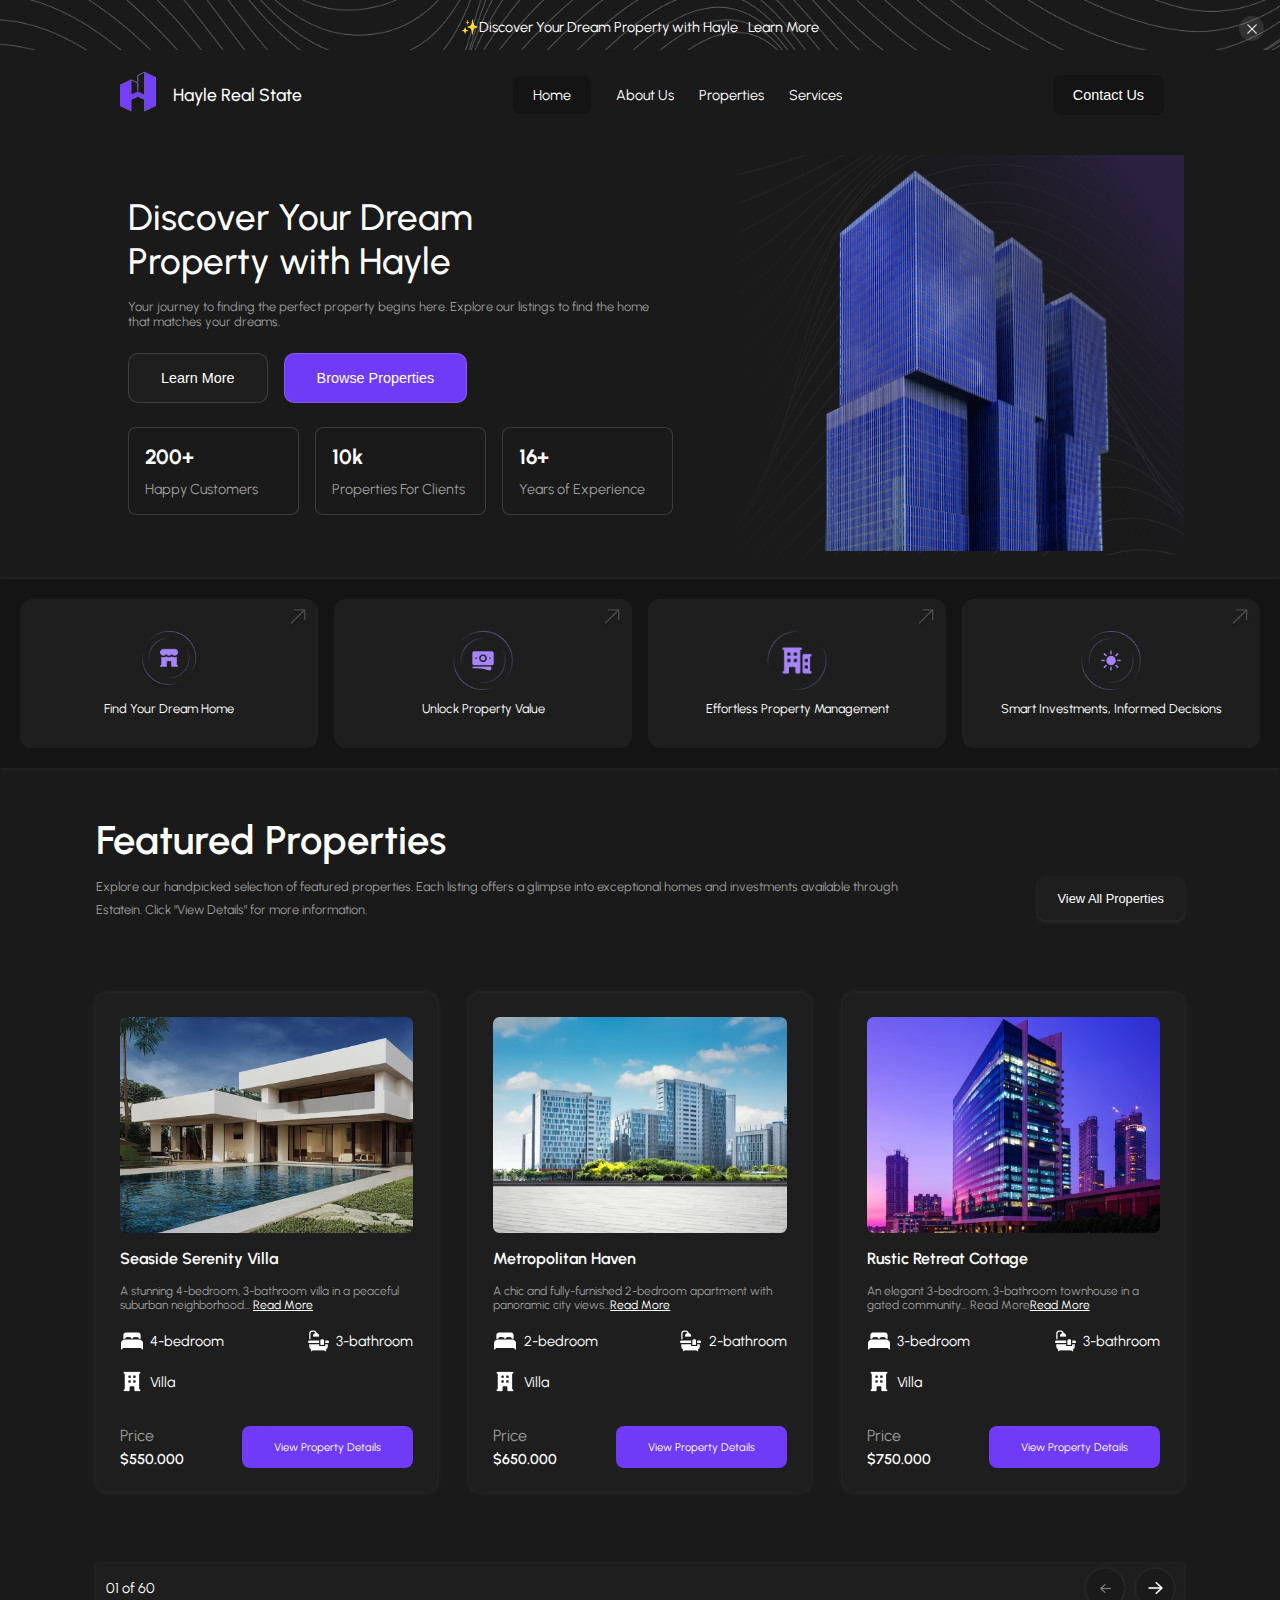
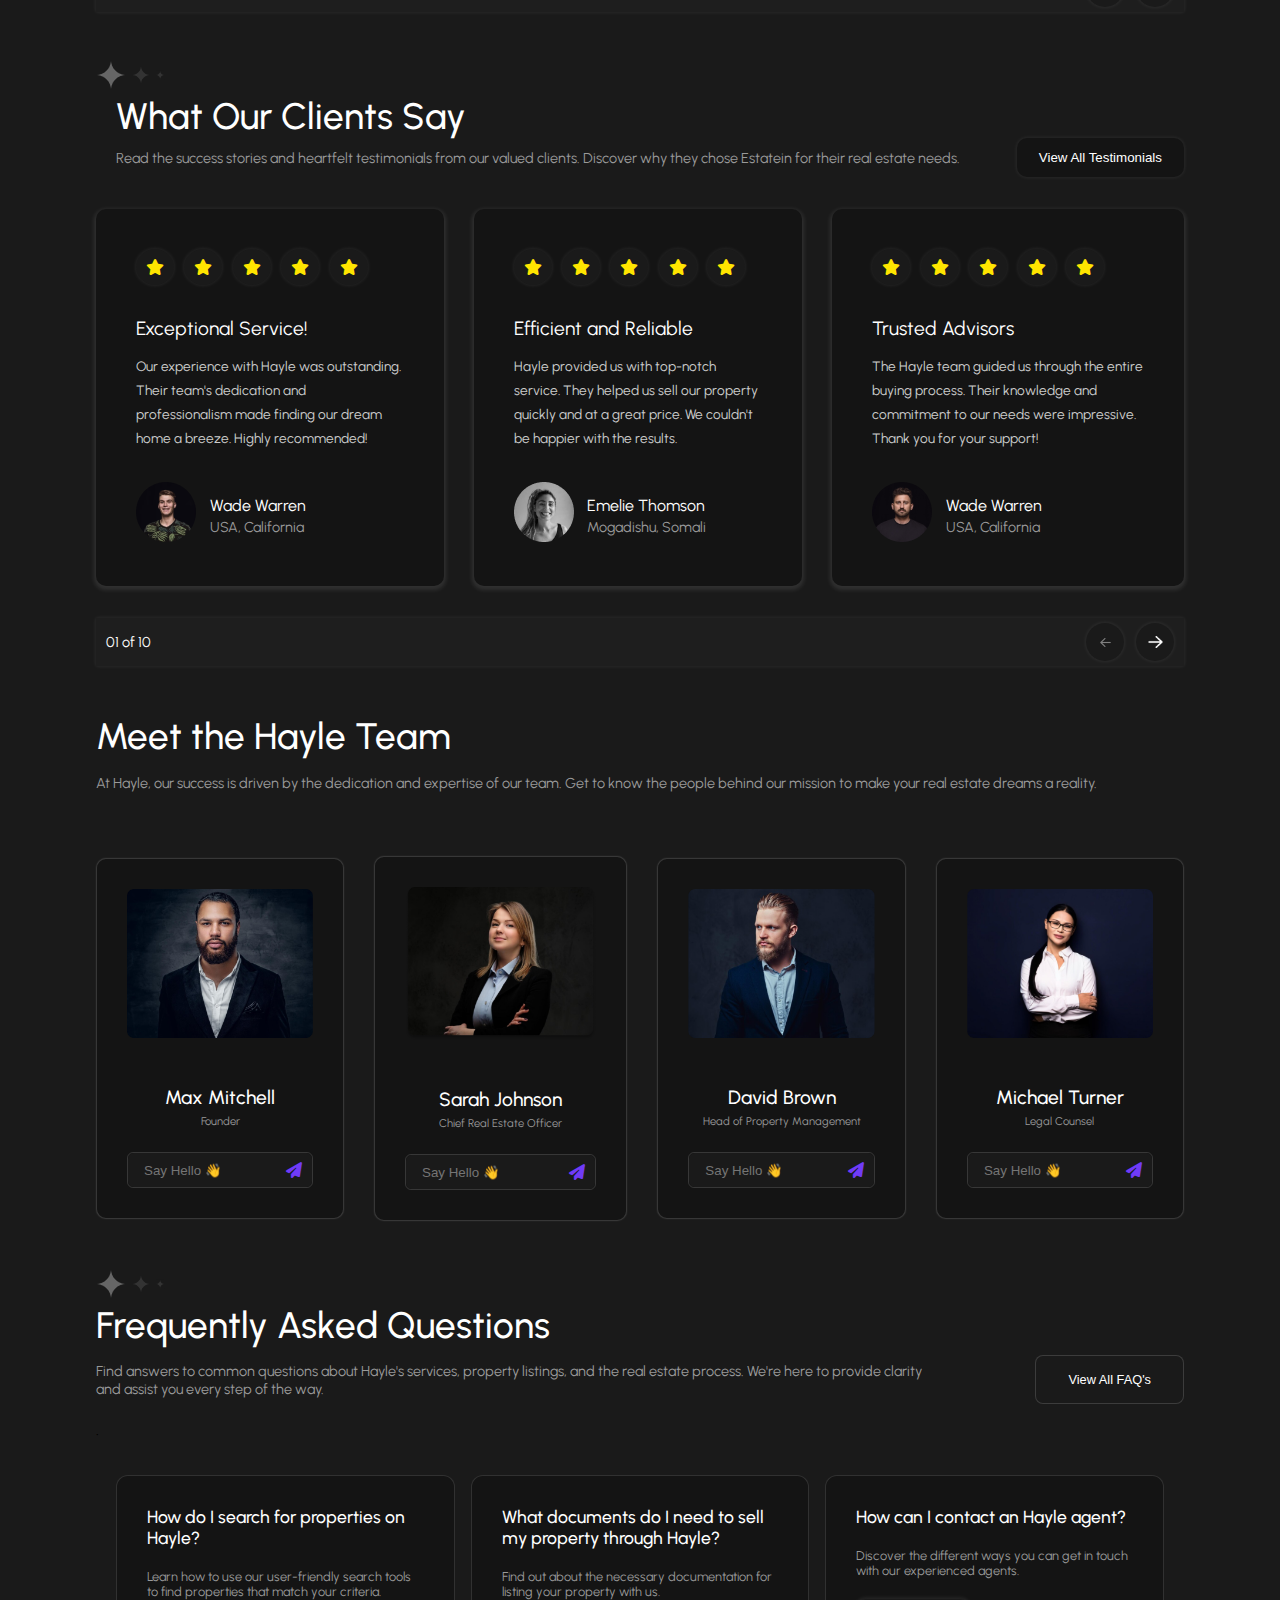
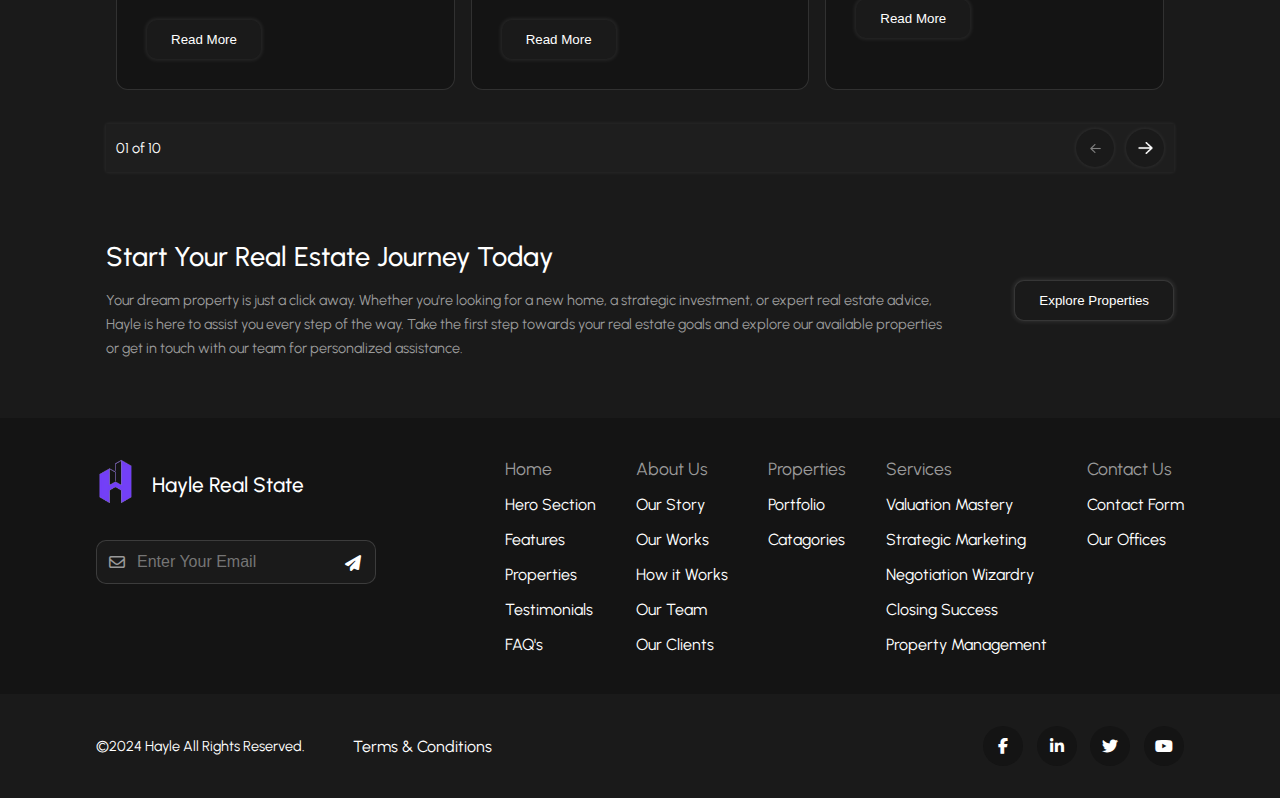
<file: index.html>
<!DOCTYPE html>
<html lang="en">
<head>
    <meta charset="UTF-8">
    <meta name="viewport" content="width=device-width, initial-scale=1.0">
    <title>Real State Business Brand</title>
    <link rel="stylesheet" href="style.css">
    <link rel="stylesheet" href="https://cdnjs.cloudflare.com/ajax/libs/font-awesome/6.5.2/css/all.min.css">
</head>
<body>
   <header>
    <!-- banner section -->
    <div class="banner">
        <div class="close-btn">
                <img src="/images/closeIcon.png" alt="">
            </div>
        <div class="b-details container">
            <p>✨Discover Your Dream Property with Hayle</p>
            <a href="#">Learn More</a>
        </div>

    </div>
    <!-- nav-bar section -->
     <div class="head">
    <div class="hamburger-sign container">
       <i class="fa-solid fa-bars-staggered" data-visible="true"></i>
       <i class="fa-solid fa-close" data-visible="false"></i>
    </div>
     <div class="menu container">
        <div class="logo">
           <a href="index.html"> <img src="/images/logo.png" alt="logo"></a>
            <a href="index.html"><h2>Hayle Real State</h2></a>
        </div>
        <nav class="menu-links">
            <ul>
                <li><a href="index.html" class="home">Home</a></li>
                <li><a href="/aboutUS.html" >About Us</a></li>
                <li><a href="/property.html">Properties</a></li>
                <li><a href="/services.html">Services</a></li>
            </ul>
        </nav>
        <a href="/contactUs.html"> <button class="contact-btn">Contact Us</button></a>

        <nav class="menu-links mobile-menu">
            <ul class="mobile-menu-ul" data-visible="false">
                <li><a href="index.html" class="home">Home</a></li>
                <li><a href="/aboutUS.html" >About Us</a></li>
                <li><a href="/property.html">Properties</a></li>
                <li><a href="/services.html">Services</a></li>
                <a href="contactUs.html"><button class="contactM-btn">Contact Us</button></a>
            </ul>
        </nav>
     </div>
     </div>
   </header>


   <!-- hero section -->
    <section class="hero-section container">
        <div class="left">
        
        <div class="left-hero">
            <div class="left-hero-details">
                <h2>Discover Your Dream <br> Property with Hayle</h2>
                <p>Your journey to finding the perfect property begins here. Explore our listings to find the home that matches your dreams.</p>
            </div>
            
            <div class="hero-btns">
                    <button class="learn-more btns">Learn More</button>
                    <button class="browser btns">Browse Properties</button>
                </div>


                 <div class="sub-hero">
                    <div class="path">
                        <h3>200+</h3>
                        <span>Happy Customers</span>
                    </div>
                    <div class="path">
                        <h3>10k</h3>
                        <span>Properties For Clients</span>
                    </div>
                    <div class="path path3">
                        <h3>16+</h3>
                        <span>Years of Experience</span>
                    </div>
                </div>


        </div>

        </div>


        <div class="right-hero">
            <img src="/images/Image.png" alt="">
            </div>
       
    
    </section>



    <!-- sub-container -->
     <div class="sub-container">
        <div class="box">
            <img src="/images/arrow icon431.png" alt="icon" class="arrow-icon">
            <img src="/images/Icon Container.png" alt="icon-container">
            <p>Find Your Dream Home</p>

        </div>
         <div class="box">
            <img src="/images/arrow icon431.png" alt="icon" class="arrow-icon">
            <img src="/images/Icon Container 2png.png" alt="icon-container">
            <p>Unlock Property Value</p>

        </div>
         <div class="box">
            <img src="/images/arrow icon431.png" alt="icon" class="arrow-icon">
            <img src="/images//Container3.png" alt="icon-container">
            <p>Effortless Property Management</p>

        </div>
         <div class="box">
            <img src="/images/arrow icon431.png" alt="icon" class="arrow-icon">
            <img src="/images/Icon Container 4.png" alt="icon-container">
            <p>Smart Investments, Informed Decisions</p>

        </div>
     </div>

     <!-- features properties -->
      <section>
        <div class="featured-property container">
            <div class="property-quo">
                <h2>Featured Properties</h2>
                <div class="p">
                <p>Explore our handpicked selection of featured properties. Each listing offers a glimpse into exceptional homes and investments available through <br> Estatein. Click "View Details" for more information.</p>
                <button class="v-allproperty m-btn">View All Properties</button>
                </div>
            </div>
            <div class="properties">
            <div class="property mobile-device">
                <img src="/images/property image 1.png" alt="property-image">
                <h4 class="propert-title">Seaside Serenity Villa</h4>
                <p class="property-description">A stunning 4-bedroom, 3-bathroom villa in a peaceful suburban neighborhood... <span>Read More</span></p>
                <div class="property-det">
                    <div class="property-b-room">
                        <img src="/images/bedpng.png" alt="bed-icon">
                        <p>4-bedroom</p>
                    </div>
                    <div class="property-path-room">
                        <img src="/images/bath.png" alt="bath-room-icon">
                        <p>3-bathroom</p>
                    </div>
                    <div class="property-type">
                        <img src="/images/villa.png" alt="property-tye-icon">
                        <p>Villa</p>
                    </div>
                </div>
                <div class="property-price-view">
                    <div class="p-price">
                        <span>Price</span>
                       <p>$550.000</p>
                    </div>
                   <a href="/property-details.html" class="view-details">View Property Details</a>
                </div>
            </div>

            <div class="property mobile-device">
                <img src="/images/Image (1).png" alt="property-image">
                <h4 class="propert-title">Metropolitan Haven</h4>
                <p class="property-description">A chic and fully-furnished 2-bedroom apartment with panoramic city views...<span>Read More</span></p>
                <div class="property-det">
                    <div class="property-b-room">
                        <img src="/images/bedpng.png" alt="bed-icon">
                        <p>2-bedroom</p>
                    </div>
                    <div class="property-path-room">
                        <img src="/images/bath.png" alt="bath-room-icon">
                        <p>2-bathroom</p>
                    </div>
                    <div class="property-type">
                        <img src="/images/villa.png" alt="property-tye-icon">
                        <p>Villa</p>
                    </div>
                </div>
                <div class="property-price-view">
                    <div class="p-price">
                        <span>Price</span>
                        <p>$650.000</p>
                    </div>
                    <a href="/property-details.html" class="view-details">View Property Details</a>
                </div>
            </div>

            <div class="property">
                <img src="/images/Image (2).png" alt="property-image">
                <h4 class="propert-title">Rustic Retreat Cottage</h4>
                <p class="property-description">An elegant 3-bedroom, 3-bathroom townhouse in a gated community... Read More<span>Read More</span></p>
                <div class="property-det">
                    <div class="property-b-room">
                        <img src="/images/bedpng.png" alt="bed-icon">
                        <p>3-bedroom</p>
                    </div>
                    <div class="property-path-room">
                        <img src="/images/bath.png" alt="bath-room-icon">
                        <p>3-bathroom</p>
                    </div>
                    <div class="property-type">
                        <img src="/images/villa.png" alt="property-tye-icon">
                        <p>Villa</p>
                    </div>
                </div>
                <div class="property-price-view">
                    <div class="p-price">
                        <span>Price</span>
                        <p>$750.000</p>
                    </div>
                    <a href="/property-details.html" class="view-details">View Property Details</a>
                </div>
            </div>

            </div>
            <div class="property-count">
                <p>01 of 60</p>
                <div class="arrows">
                    <div class="arrow">
                        <img src="/images/arrow-1png.png" alt="arrow">
                        
                    </div>
                    <div class="arrow">
                        <img src="/images/arrow 2.png" alt="">
                    </div>
                </div>
            </div>
        </div>
      </section>
 
      <!-- Our clients Says -->
       <section class="container">
        <div class="whatOur">
            <div class="whatour-says">
                <img src="/images/Abstract Design (2).png" alt="">
            <div class="whatour-title">
            <h2>What Our Clients Say</h2>
            <div class="whatour-description">
            <p>Read the success stories and heartfelt testimonials from our valued clients. Discover why they chose Estatein for their real estate needs.</p>
            <div class="whatour-btn">
                <button>View All Testimonials</button>
            </div>
            </div>
            </div>
            </div>

            <!-- clients -->
             <div class="ourclients">
                <div class="client-box">
                    <div class="rating">
                    <i class="fa-solid fa-star"></i>
                    <i class="fa-solid fa-star"></i>
                    <i class="fa-solid fa-star"></i>
                    <i class="fa-solid fa-star"></i>
                    <i class="fa-solid fa-star"></i>
                    </div>
                    <div class="client-says">
                        <h4>Exceptional Service!</h4>
                        <p>Our experience with Hayle was outstanding. Their team's dedication and professionalism made finding our dream home a breeze. Highly recommended!</p>
                    </div>
                    <div class="client-profile">
                        <div class="profile">
                            <img src="/images/Profile.png" alt="profile-image">
                        </div>
                        <div class="client-details">
                            <h4>Wade Warren</h4>
                            <p>USA, California</p>
                        </div>
                    </div>
                </div>

                <!-- client 2 -->
                <div class="client-box">
                    <div class="rating">
                    <i class="fa-solid fa-star"></i>
                    <i class="fa-solid fa-star"></i>
                    <i class="fa-solid fa-star"></i>
                    <i class="fa-solid fa-star"></i>
                    <i class="fa-solid fa-star"></i>
                    </div>
                    <div class="client-says">
                        <h4>Efficient and Reliable</h4>
                        <p>Hayle provided us with top-notch service. They helped us sell our property quickly and at a great price. We couldn't be happier with the results.</p>
                    </div>
                    <div class="client-profile">
                        <div class="profile">
                            <img src="/images/Profile2.png" alt="profile-image">
                        </div>
                        <div class="client-details">
                            <h4>Emelie Thomson</h4>
                            <p>Mogadishu, Somali</p>
                        </div>
                    </div>
                </div>

                <!-- client 3 -->
                <div class="client-box">
                    <div class="rating">
                    <i class="fa-solid fa-star"></i>
                    <i class="fa-solid fa-star"></i>
                    <i class="fa-solid fa-star"></i>
                    <i class="fa-solid fa-star"></i>
                    <i class="fa-solid fa-star"></i>
                    </div>
                    <div class="client-says">
                        <h4>Trusted Advisors</h4>
                        <p>The Hayle team guided us through the entire buying process. Their knowledge and commitment to our needs were impressive. Thank you for your support!</p>
                    </div>
                    <div class="client-profile">
                        <div class="profile">
                           <img src="/images/Profile3.png" alt="profile-image">
                        </div>
                        <div class="client-details">
                            <h4>Wade Warren</h4>
                            <p>USA, California</p>
                        </div>
                    </div>
                </div>
             </div>

             <!-- Testominals count -->
                 <div class="property-count">
                    <button class="v-testominals-btn">View All Testimonials</button>
                    <p class="test-count-pc-1">01 of 10</p>
                <div class="arrows">
                    <div class="arrow">
                        <img src="/images/arrow-1png.png" alt="arrow">
                    </div>
                     <p class="test-count-pc test-count-mobile">01 of 10</p>
                    <div class="arrow">
                        <img src="/images/arrow 2.png" alt="">
                    </div>
                </div>
            </div>
             </div>
       </section>

       <!-- Meet the Hayle Team -->

       <section class="meet-team container">
        <div class="meet-head">
            <h2>Meet the Hayle Team</h2>
            <p>At Hayle, our success is driven by the dedication and expertise of our team. Get to know the people behind our mission to make your real estate dreams a reality.</p>
        </div>

        <div class="team">
            <div class="team-box">
                <img src="/images/team1png.png" alt="member-team image">
             
                <div class="meat-member-details">
                    <div class="name-role">
                        <h2>Max Mitchell</h2>
                        <p>Founder</p>
                    </div>

                    <div class="chat-met-member">
                        <input type="text" placeholder="Say Hello 👋">
                        <i class="fa-solid fa-paper-plane"></i>
                    </div>
                </div>
            </div>


            <!-- team-member 2 -->
            <div class="team-box">
                <img src="/images/team member 2.png" alt="member-team image">
                <div class="meat-member-details">
                    <div class="name-role">
                        <h2>Sarah Johnson</h2>
                        <p>Chief Real Estate Officer</p>
                    </div>

                    <div class="chat-met-member">
                        <input type="text" placeholder="Say Hello 👋">
                        <i class="fa-solid fa-paper-plane"></i>
                    </div>
                </div>
            </div>

            <!-- team-member 3 -->
             <div class="team-box">
                <img src="/images/team member 3.png" alt="member-team image">
            
                <div class="meat-member-details">
                    <div class="name-role">
                        <h2>David Brown</h2>
                        <p>Head of Property Management</p>
                    </div>

                    <div class="chat-met-member">
                        <input type="text" placeholder="Say Hello 👋">
                        <i class="fa-solid fa-paper-plane"></i>
                    </div>
                </div>
            </div>

            <!-- team member 4 -->

            <div class="team-box">
                <img src="/images/team member 4.png" alt="member-team image">
               
                <div class="meat-member-details">
                    <div class="name-role">
                        <h2>Michael Turner</h2>
                        <p>Legal Counsel</p>
                    </div>

                   <div class="chat-met-member">
                        <input type="text" placeholder="Say Hello 👋">
                        <i class="fa-solid fa-paper-plane"></i>
                    </div>
                </div>
            </div>
        </div>
       </section>

       <!-- Frequently Asked Questions section -->
        <section class="FAQ container">
           <div class="FAQ-Head">
             <img src="/images/Abstract Design (2).png" alt="">
            <h2>Frequently Asked Questions</h2>
            <div class="FAQ-description">
                <p>Find answers to common questions about Hayle's services, property listings, and the real estate process. We're here to provide clarity and assist you every step of the way.</p>
                <button class="View-FAQ FAQ-mobile FAQ-tablet">View All FAQ's</button>
            </div>
           </div>.

           <div class="FAQ-questions">
            <div class="FAQ-question-boxes">
            <div class="FAQ-question-box">
                <h4>How do I search for properties on Hayle?</h4>
                <p>Learn how to use our user-friendly search tools to find properties that match your criteria.</p>
                <button class="read-more">Read More</button>
            </div>

            <!-- Q-box2 -->
            <div class="FAQ-question-box">
                <h4>What documents do I need to sell my property through Hayle?</h4>
                <p>Find out about the necessary documentation for listing your property with us.</p>
                <button class="read-more">Read More</button>
            </div>
            <!-- Q3 -->
            <div class="FAQ-question-box">
                <h4>How can I contact an Hayle agent?</h4>
                <p>Discover the different ways you can get in touch with our experienced agents.</p>
               <button class="read-more">Read More</button>
            </div>
            <div class="FAQ-question-box FQ-tablet FQ-pc">
                <h4>How can I contact an Hayle agent?</h4>
                <p>Discover the different ways you can get in touch with our experienced agents.</p>
               <button class="read-more">Read More</button>
            </div>
            </div>

            <div class="property-count">
                    <button class="v-testominals-btn">View All FAQ's</button>
                    <p class="test-count-pc-1">01 of 10</p>
                <div class="arrows">
                    <div class="arrow">
                        <img src="/images/arrow-1png.png" alt="arrow">
                    </div>
                     <p class="test-count-pc test-count-mobile">01 of 10</p>
                    <div class="arrow">
                        <img src="/images/arrow 2.png" alt="">
                    </div>
                </div>
            </div>
           </div>
             </div>
        </section>

        <!-- star journey section -->
         <section class="start-jorney">
            <div class="journey-section container">
                <div class="journey-heads">
                    <h2>Start Your Real Estate Journey Today</h2>
                    <p>Your dream property is just a click away. Whether you're looking for a new home, a strategic investment, or expert real estate advice, Hayle is here to assist you every step of the way. Take the first step towards your real estate goals and explore our available properties or get in touch with our team for personalized assistance.</p>
                </div>
                <div class="journey-btn">
                    <button>Explore Properties</button>
                </div>
            </div>

         </section>

         <!-- Footer Section -->
          <footer>
            <div class="footer-section container">
                <div class="f-logo-and-chat">
                    <div class="logo">
                    <a href="index.html"><img src="/images/logo.png" alt="f-logo-image"></a>
                   <a href="index.html"><h3>Hayle Real State</h3>
                    </a>
                    </div>
                    <div class="f-chat">
                        <input type="email" placeholder="Enter Your Email">
                        <i class="fa-solid fa-paper-plane sent-icon"></i>
                        <i class="fa-regular fa-envelope email-icon"></i>
                    </div>
                </div>

                <!-- Footer Links -->
                 <div class="footer-links">
                    <div class="f-link">
                        <span>Home</span>
                        <a href="#">Hero Section</a>
                        <a href="#">Features</a>
                        <a href="#">Properties</a>
                        <a href="#">Testimonials</a>
                        <a href="#">FAQ's</a>    
                    </div>

                    <!--  -->
                    <div class="f-link">
                        <span>About Us</span>
                        <a href="#">Our Story</a>
                        <a href="#">Our Works</a>
                        <a href="#">How it Works</a>
                        <a href="#">Our Team</a>
                        <a href="#">Our Clients</a>    
                    </div>
                    <div class="f-link">
                        <span>Properties</span>
                        <a href="#">Portfolio</a>
                        <a href="#">Catagories</a>  
                    </div>

                    <div class="f-link">
                        <span>Services</span>
                        <a href="#">Valuation Mastery</a>
                        <a href="#">Strategic Marketing</a>
                        <a href="#">Negotiation Wizardry</a>
                        <a href="#">Closing Success</a>
                        <a href="#">Property Management</a>    
                    </div>

                    <div class="f-link">
                        <span>Contact Us</span>
                        <a href="#">Contact Form</a>
                        <a href="#">Our Offices</a>  
                    </div>
                 </div>
            </div>
          </footer>

          <!-- Social Icons footer section -->
           <div class="social-icons-footer container">
            <div class="copyright-section"> 
                <p>&copy;2024 Hayle All Rights Reserved.</p>
                <a href="#">Terms & Conditions</a>
            </div>
            <div class="social-media-icons">
                <div class="social-media-icon">
                <i class="fa-brands fa-facebook-f"></i>
                </div>
                <div class="social-media-icon">
                    <i class="fa-brands fab fa-linkedin-in"></i>
                </div>
                <div class="social-media-icon">
                    <i class="fa-brands fab fab fa-twitter"></i>
                </div>
                <div class="social-media-icon">
                   <i class="fa-brands fab fab fab fa-youtube"></i>
                </div>
            </div>
           </div>

           
        <script>
        const hamburger = document.querySelector('.hamburger-sign');
        const mobileMenu = document.querySelector(".mobile-menu-ul");
        const icons = document.querySelectorAll("i");

        hamburger.addEventListener("click", function (event) {
            const isVisible = mobileMenu.getAttribute('data-visible');
            if (isVisible == "true") {
                // qari hiding
                mobileMenu.setAttribute('data-visible', "false");
                icons[0].setAttribute('data-visible', "true");
                icons[1].setAttribute('data-visible', "false");
            } else if (isVisible == "false") {
                // soo bandhig showing
                mobileMenu.setAttribute('data-visible', "true");
                icons[0].setAttribute('data-visible', "false");
                icons[1].setAttribute('data-visible', "true");
            }
        });
</script>
</body>
</html>
</file>
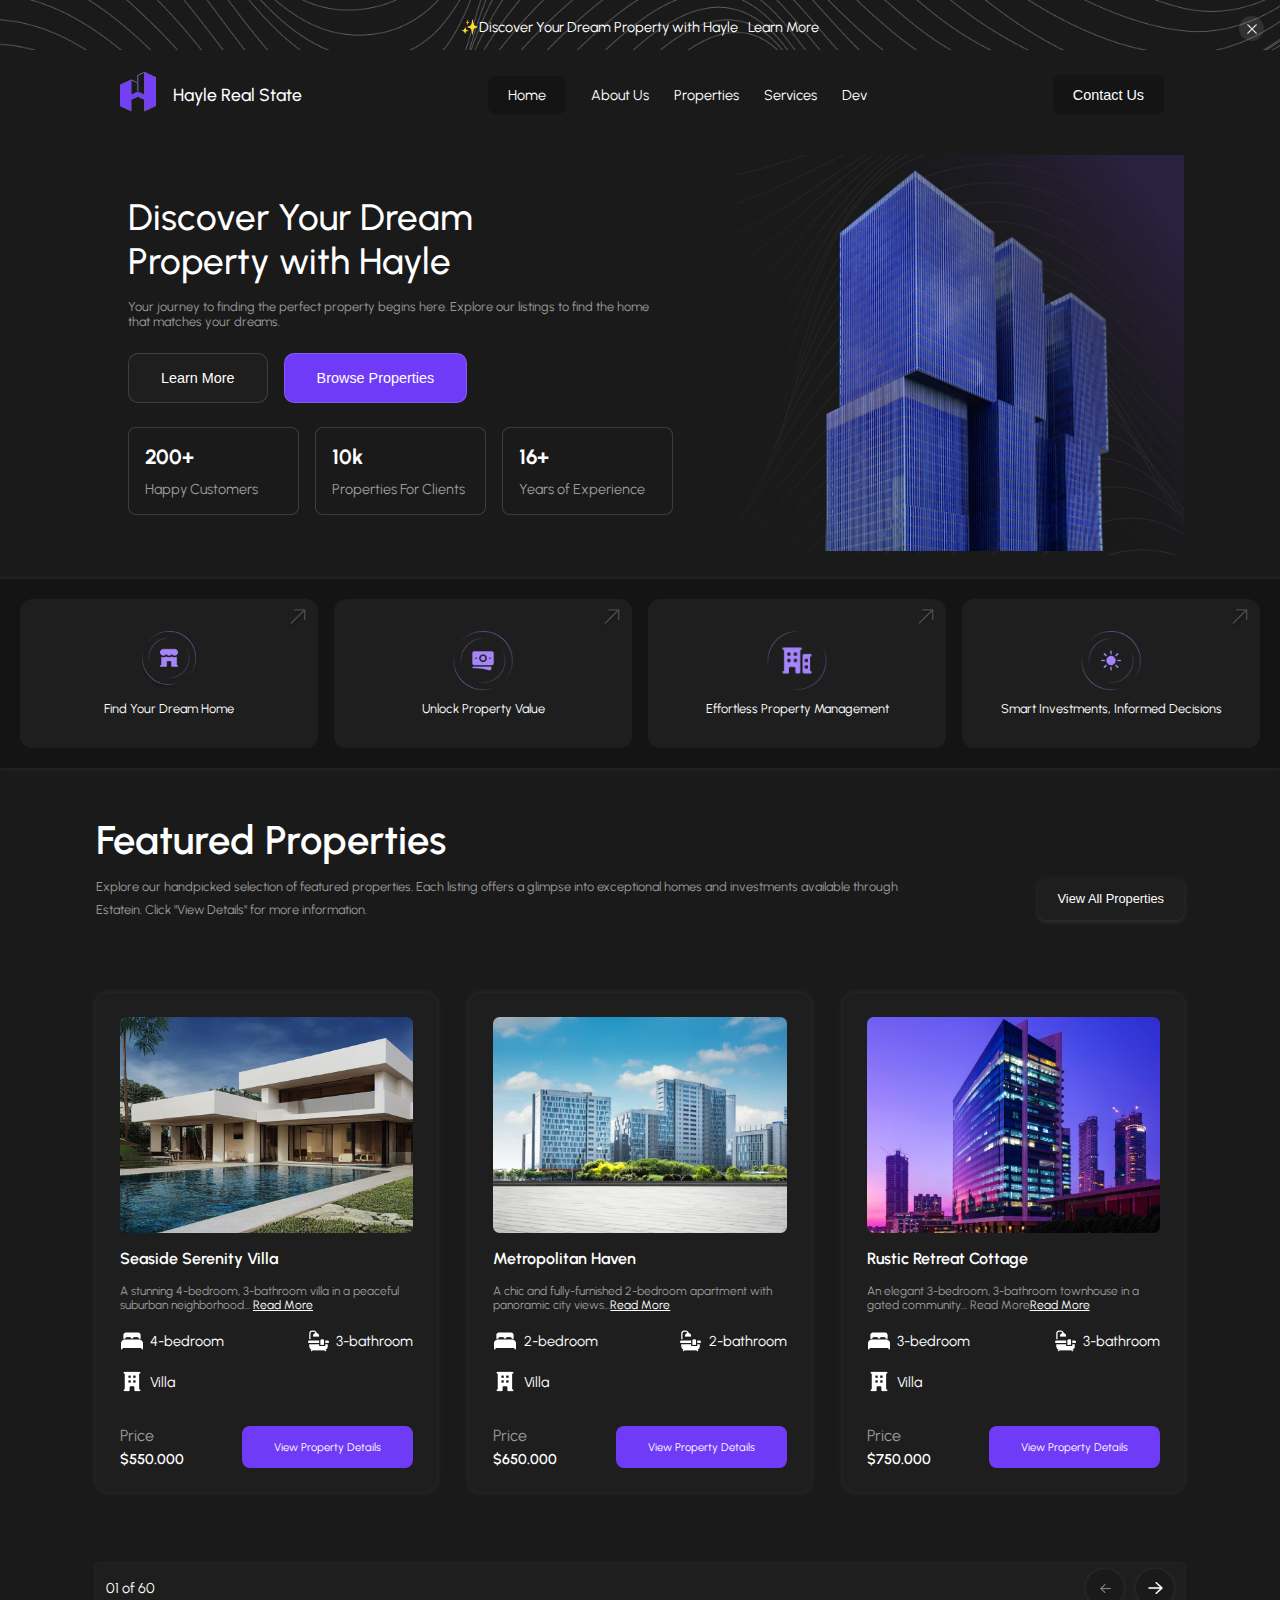
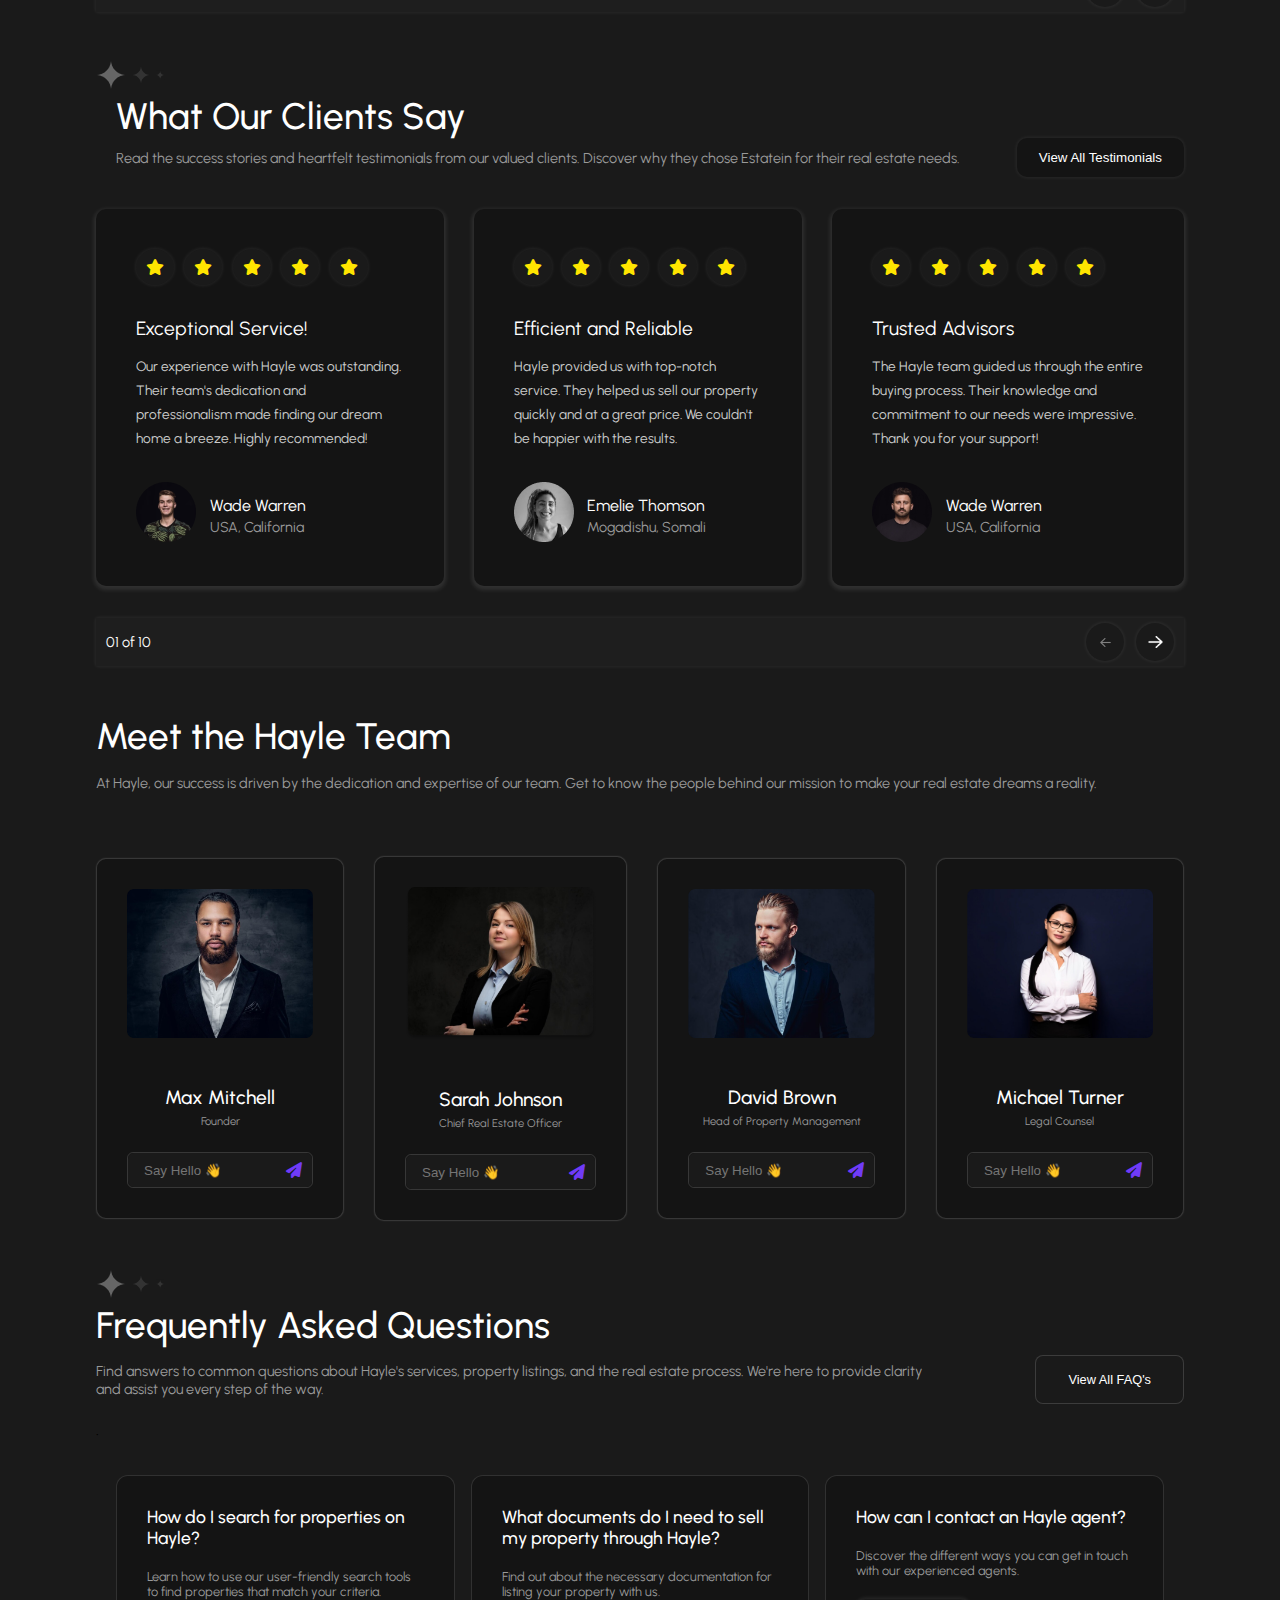
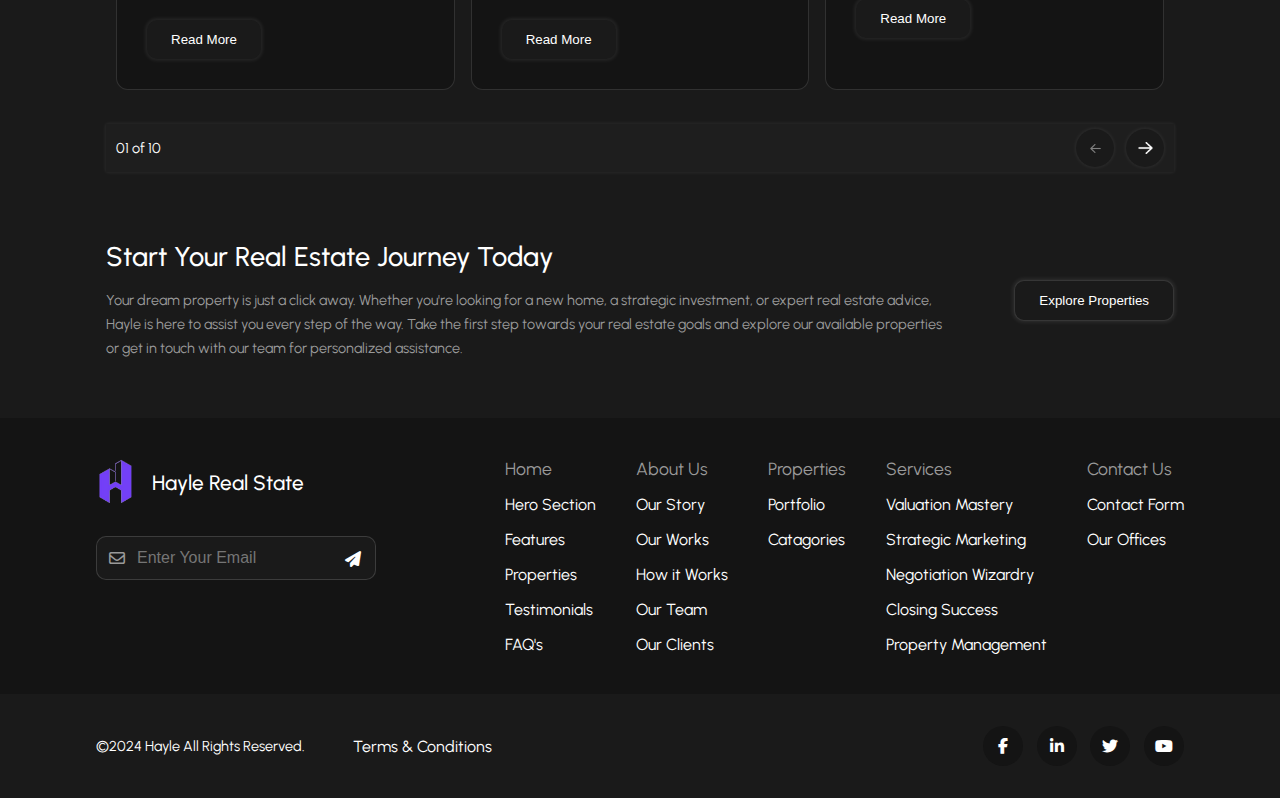
<file: Home/index.html>
<!DOCTYPE html>
<html lang="en">
<head>
    <meta charset="UTF-8">
    <meta name="viewport" content="width=device-width, initial-scale=1.0">
    <title>Real State Business Brand</title>
    <link rel="stylesheet" href="style.css">
    <link rel="stylesheet" href="https://cdnjs.cloudflare.com/ajax/libs/font-awesome/6.5.2/css/all.min.css">
</head>
<body>
   <header>
    <!-- banner section -->
    <div class="banner">
        <div class="close-btn">
                <img src="/images/closeIcon.png" alt="">
            </div>
        <div class="b-details container">
            <p>✨Discover Your Dream Property with Hayle</p>
            <a href="#">Learn More</a>
        </div>

    </div>
    <!-- nav-bar section -->
     <div class="head">
    <div class="hamburger-sign container">
       <i class="fa-solid fa-bars-staggered" data-visible="true"></i>
       <i class="fa-solid fa-close" data-visible="false"></i>
    </div>
     <div class="menu container">
        <div class="logo">
           <a href="index.html"> <img src="/images/logo.png" alt="logo"></a>
            <a href="index.html"><h2>Hayle Real State</h2></a>
        </div>
        <nav class="menu-links">
            <ul>
                <li><a href="/Home/index.html" class="home">Home</a></li>
                <li><a href="/About/aboutUS.html" >About Us</a></li>
                <li><a href="/property/property.html">Properties</a></li>
                <li><a href="/Services/services.html">Services</a></li>
                <li><a href="/Dev/dev.html">Dev</a></li>
            </ul>
        </nav>
        <a href="/Contact Us/contactUs.html"> <button class="contact-btn">Contact Us</button></a>

        <nav class="menu-links mobile-menu">
            <ul class="mobile-menu-ul" data-visible="false">
                <li><a href="/Home/index.html" class="home">Home</a></li>
                <li><a href="/About/aboutUS.html">About Us</a></li>
                <li><a href="/property/property/property.html">Properties</a></li>
                <li><a href="/Services/services.html">Services</a></li>
                <li><a href="/Dev/dev.html">Dev</a></li>
                <button class="contactM-btn">Contact Us</button>
                <button class="contactM-btn">Contact Us</button>
            </ul>
        </nav>
     </div>
     </div>
   </header>


   <!-- hero section -->
    <section class="hero-section container">
        <div class="left">
        
        <div class="left-hero">
            <div class="left-hero-details">
                <h2>Discover Your Dream <br> Property with Hayle</h2>
                <p>Your journey to finding the perfect property begins here. Explore our listings to find the home that matches your dreams.</p>
            </div>
            
            <div class="hero-btns">
                    <button class="learn-more btns">Learn More</button>
                    <button class="browser btns">Browse Properties</button>
                </div>


                 <div class="sub-hero">
                    <div class="path">
                        <h3>200+</h3>
                        <span>Happy Customers</span>
                    </div>
                    <div class="path">
                        <h3>10k</h3>
                        <span>Properties For Clients</span>
                    </div>
                    <div class="path path3">
                        <h3>16+</h3>
                        <span>Years of Experience</span>
                    </div>
                </div>


        </div>

        </div>


        <div class="right-hero">
            <img src="/images/Image.png" alt="">
            </div>
       
    
    </section>



    <!-- sub-container -->
     <div class="sub-container">
        <div class="box">
            <img src="/images/arrow icon431.png" alt="icon" class="arrow-icon">
            <img src="/images/Icon Container.png" alt="icon-container">
            <p>Find Your Dream Home</p>

        </div>
         <div class="box">
            <img src="/images/arrow icon431.png" alt="icon" class="arrow-icon">
            <img src="/images/Icon Container 2png.png" alt="icon-container">
            <p>Unlock Property Value</p>

        </div>
         <div class="box">
            <img src="/images/arrow icon431.png" alt="icon" class="arrow-icon">
            <img src="/images//Container3.png" alt="icon-container">
            <p>Effortless Property Management</p>

        </div>
         <div class="box">
            <img src="/images/arrow icon431.png" alt="icon" class="arrow-icon">
            <img src="/images/Icon Container 4.png" alt="icon-container">
            <p>Smart Investments, Informed Decisions</p>

        </div>
     </div>

     <!-- features properties -->
      <section>
        <div class="featured-property container">
            <div class="property-quo">
                <h2>Featured Properties</h2>
                <div class="p">
                <p>Explore our handpicked selection of featured properties. Each listing offers a glimpse into exceptional homes and investments available through <br> Estatein. Click "View Details" for more information.</p>
                <button class="v-allproperty m-btn">View All Properties</button>
                </div>
            </div>
            <div class="properties">
            <div class="property mobile-device">
                <img src="/images/property image 1.png" alt="property-image">
                <h4 class="propert-title">Seaside Serenity Villa</h4>
                <p class="property-description">A stunning 4-bedroom, 3-bathroom villa in a peaceful suburban neighborhood... <span>Read More</span></p>
                <div class="property-det">
                    <div class="property-b-room">
                        <img src="/images/bedpng.png" alt="bed-icon">
                        <p>4-bedroom</p>
                    </div>
                    <div class="property-path-room">
                        <img src="/images/bath.png" alt="bath-room-icon">
                        <p>3-bathroom</p>
                    </div>
                    <div class="property-type">
                        <img src="/images/villa.png" alt="property-tye-icon">
                        <p>Villa</p>
                    </div>
                </div>
                <div class="property-price-view">
                    <div class="p-price">
                        <span>Price</span>
                       <p>$550.000</p>
                    </div>
                   <a href="/property/property-details.html" class="view-details">View Property Details</a>
                </div>
            </div>

            <div class="property mobile-device">
                <img src="/images/Image (1).png" alt="property-image">
                <h4 class="propert-title">Metropolitan Haven</h4>
                <p class="property-description">A chic and fully-furnished 2-bedroom apartment with panoramic city views...<span>Read More</span></p>
                <div class="property-det">
                    <div class="property-b-room">
                        <img src="/images/bedpng.png" alt="bed-icon">
                        <p>2-bedroom</p>
                    </div>
                    <div class="property-path-room">
                        <img src="/images/bath.png" alt="bath-room-icon">
                        <p>2-bathroom</p>
                    </div>
                    <div class="property-type">
                        <img src="/images/villa.png" alt="property-tye-icon">
                        <p>Villa</p>
                    </div>
                </div>
                <div class="property-price-view">
                    <div class="p-price">
                        <span>Price</span>
                        <p>$650.000</p>
                    </div>
                    <a href="/property/property-details.html" class="view-details">View Property Details</a>
                </div>
            </div>

            <div class="property">
                <img src="/images/Image (2).png" alt="property-image">
                <h4 class="propert-title">Rustic Retreat Cottage</h4>
                <p class="property-description">An elegant 3-bedroom, 3-bathroom townhouse in a gated community... Read More<span>Read More</span></p>
                <div class="property-det">
                    <div class="property-b-room">
                        <img src="/images/bedpng.png" alt="bed-icon">
                        <p>3-bedroom</p>
                    </div>
                    <div class="property-path-room">
                        <img src="/images/bath.png" alt="bath-room-icon">
                        <p>3-bathroom</p>
                    </div>
                    <div class="property-type">
                        <img src="/images/villa.png" alt="property-tye-icon">
                        <p>Villa</p>
                    </div>
                </div>
                <div class="property-price-view">
                    <div class="p-price">
                        <span>Price</span>
                        <p>$750.000</p>
                    </div>
                    <a href="/property/property-details.html" class="view-details">View Property Details</a>
                </div>
            </div>

            </div>
            <div class="property-count">
                <p>01 of 60</p>
                <div class="arrows">
                    <div class="arrow">
                        <img src="/images/arrow-1png.png" alt="arrow">
                        
                    </div>
                    <div class="arrow">
                        <img src="/images/arrow 2.png" alt="">
                    </div>
                </div>
            </div>
        </div>
      </section>
 
      <!-- Our clients Says -->
       <section class="container">
        <div class="whatOur">
            <div class="whatour-says">
                <img src="/images/Abstract Design (2).png" alt="">
            <div class="whatour-title">
            <h2>What Our Clients Say</h2>
            <div class="whatour-description">
            <p>Read the success stories and heartfelt testimonials from our valued clients. Discover why they chose Estatein for their real estate needs.</p>
            <div class="whatour-btn">
                <button>View All Testimonials</button>
            </div>
            </div>
            </div>
            </div>

            <!-- clients -->
             <div class="ourclients">
                <div class="client-box">
                    <div class="rating">
                    <i class="fa-solid fa-star"></i>
                    <i class="fa-solid fa-star"></i>
                    <i class="fa-solid fa-star"></i>
                    <i class="fa-solid fa-star"></i>
                    <i class="fa-solid fa-star"></i>
                    </div>
                    <div class="client-says">
                        <h4>Exceptional Service!</h4>
                        <p>Our experience with Hayle was outstanding. Their team's dedication and professionalism made finding our dream home a breeze. Highly recommended!</p>
                    </div>
                    <div class="client-profile">
                        <div class="profile">
                            <img src="/images/Profile.png" alt="profile-image">
                        </div>
                        <div class="client-details">
                            <h4>Wade Warren</h4>
                            <p>USA, California</p>
                        </div>
                    </div>
                </div>

                <!-- client 2 -->
                <div class="client-box">
                    <div class="rating">
                    <i class="fa-solid fa-star"></i>
                    <i class="fa-solid fa-star"></i>
                    <i class="fa-solid fa-star"></i>
                    <i class="fa-solid fa-star"></i>
                    <i class="fa-solid fa-star"></i>
                    </div>
                    <div class="client-says">
                        <h4>Efficient and Reliable</h4>
                        <p>Hayle provided us with top-notch service. They helped us sell our property quickly and at a great price. We couldn't be happier with the results.</p>
                    </div>
                    <div class="client-profile">
                        <div class="profile">
                            <img src="/images/Profile2.png" alt="profile-image">
                        </div>
                        <div class="client-details">
                            <h4>Emelie Thomson</h4>
                            <p>Mogadishu, Somali</p>
                        </div>
                    </div>
                </div>

                <!-- client 3 -->
                <div class="client-box">
                    <div class="rating">
                    <i class="fa-solid fa-star"></i>
                    <i class="fa-solid fa-star"></i>
                    <i class="fa-solid fa-star"></i>
                    <i class="fa-solid fa-star"></i>
                    <i class="fa-solid fa-star"></i>
                    </div>
                    <div class="client-says">
                        <h4>Trusted Advisors</h4>
                        <p>The Hayle team guided us through the entire buying process. Their knowledge and commitment to our needs were impressive. Thank you for your support!</p>
                    </div>
                    <div class="client-profile">
                        <div class="profile">
                           <img src="/images/Profile3.png" alt="profile-image">
                        </div>
                        <div class="client-details">
                            <h4>Wade Warren</h4>
                            <p>USA, California</p>
                        </div>
                    </div>
                </div>
             </div>

             <!-- Testominals count -->
                 <div class="property-count">
                    <button class="v-testominals-btn">View All Testimonials</button>
                    <p class="test-count-pc-1">01 of 10</p>
                <div class="arrows">
                    <div class="arrow">
                        <img src="/images/arrow-1png.png" alt="arrow">
                    </div>
                     <p class="test-count-pc test-count-mobile">01 of 10</p>
                    <div class="arrow">
                        <img src="/images/arrow 2.png" alt="">
                    </div>
                </div>
            </div>
             </div>
       </section>

       <!-- Meet the Hayle Team -->

       <section class="meet-team container">
        <div class="meet-head">
            <h2>Meet the Hayle Team</h2>
            <p>At Hayle, our success is driven by the dedication and expertise of our team. Get to know the people behind our mission to make your real estate dreams a reality.</p>
        </div>

        <div class="team">
            <div class="team-box">
                <img src="/images/team1png.png" alt="member-team image">
             
                <div class="meat-member-details">
                    <div class="name-role">
                        <h2>Max Mitchell</h2>
                        <p>Founder</p>
                    </div>

                    <div class="chat-met-member">
                        <input type="text" placeholder="Say Hello 👋">
                        <i class="fa-solid fa-paper-plane"></i>
                    </div>
                </div>
            </div>


            <!-- team-member 2 -->
            <div class="team-box">
                <img src="/images/team member 2.png" alt="member-team image">
                <div class="meat-member-details">
                    <div class="name-role">
                        <h2>Sarah Johnson</h2>
                        <p>Chief Real Estate Officer</p>
                    </div>

                    <div class="chat-met-member">
                        <input type="text" placeholder="Say Hello 👋">
                        <i class="fa-solid fa-paper-plane"></i>
                    </div>
                </div>
            </div>

            <!-- team-member 3 -->
             <div class="team-box">
                <img src="/images/team member 3.png" alt="member-team image">
            
                <div class="meat-member-details">
                    <div class="name-role">
                        <h2>David Brown</h2>
                        <p>Head of Property Management</p>
                    </div>

                    <div class="chat-met-member">
                        <input type="text" placeholder="Say Hello 👋">
                        <i class="fa-solid fa-paper-plane"></i>
                    </div>
                </div>
            </div>

            <!-- team member 4 -->

            <div class="team-box">
                <img src="/images/team member 4.png" alt="member-team image">
               
                <div class="meat-member-details">
                    <div class="name-role">
                        <h2>Michael Turner</h2>
                        <p>Legal Counsel</p>
                    </div>

                   <div class="chat-met-member">
                        <input type="text" placeholder="Say Hello 👋">
                        <i class="fa-solid fa-paper-plane"></i>
                    </div>
                </div>
            </div>
        </div>
       </section>

       <!-- Frequently Asked Questions section -->
        <section class="FAQ container">
           <div class="FAQ-Head">
             <img src="/images/Abstract Design (2).png" alt="">
            <h2>Frequently Asked Questions</h2>
            <div class="FAQ-description">
                <p>Find answers to common questions about Hayle's services, property listings, and the real estate process. We're here to provide clarity and assist you every step of the way.</p>
                <button class="View-FAQ FAQ-mobile FAQ-tablet">View All FAQ's</button>
            </div>
           </div>.

           <div class="FAQ-questions">
            <div class="FAQ-question-boxes">
            <div class="FAQ-question-box">
                <h4>How do I search for properties on Hayle?</h4>
                <p>Learn how to use our user-friendly search tools to find properties that match your criteria.</p>
                <button class="read-more">Read More</button>
            </div>

            <!-- Q-box2 -->
            <div class="FAQ-question-box">
                <h4>What documents do I need to sell my property through Hayle?</h4>
                <p>Find out about the necessary documentation for listing your property with us.</p>
                <button class="read-more">Read More</button>
            </div>
            <!-- Q3 -->
            <div class="FAQ-question-box">
                <h4>How can I contact an Hayle agent?</h4>
                <p>Discover the different ways you can get in touch with our experienced agents.</p>
               <button class="read-more">Read More</button>
            </div>
            <div class="FAQ-question-box FQ-tablet FQ-pc">
                <h4>How can I contact an Hayle agent?</h4>
                <p>Discover the different ways you can get in touch with our experienced agents.</p>
               <button class="read-more">Read More</button>
            </div>
            </div>

            <div class="property-count">
                    <button class="v-testominals-btn">View All FAQ's</button>
                    <p class="test-count-pc-1">01 of 10</p>
                <div class="arrows">
                    <div class="arrow">
                        <img src="/images/arrow-1png.png" alt="arrow">
                    </div>
                     <p class="test-count-pc test-count-mobile">01 of 10</p>
                    <div class="arrow">
                        <img src="/images/arrow 2.png" alt="">
                    </div>
                </div>
            </div>
           </div>
             </div>
        </section>

        <!-- star journey section -->
         <section class="start-jorney">
            <div class="journey-section container">
                <div class="journey-heads">
                    <h2>Start Your Real Estate Journey Today</h2>
                    <p>Your dream property is just a click away. Whether you're looking for a new home, a strategic investment, or expert real estate advice, Hayle is here to assist you every step of the way. Take the first step towards your real estate goals and explore our available properties or get in touch with our team for personalized assistance.</p>
                </div>
                <div class="journey-btn">
                    <button>Explore Properties</button>
                </div>
            </div>

         </section>

         <!-- Footer Section -->
          <footer>
            <div class="footer-section container">
                <div class="f-logo-and-chat">
                    <div class="logo">
                    <img src="/images/logo.png" alt="f-logo-image">
                    <h3>Hayle Real State</h3>
                    </div>
                    <div class="f-chat">
                        <input type="email" placeholder="Enter Your Email">
                        <i class="fa-solid fa-paper-plane sent-icon"></i>
                        <i class="fa-regular fa-envelope email-icon"></i>
                    </div>
                </div>

                <!-- Footer Links -->
                 <div class="footer-links">
                    <div class="f-link">
                        <span>Home</span>
                        <a href="#">Hero Section</a>
                        <a href="#">Features</a>
                        <a href="#">Properties</a>
                        <a href="#">Testimonials</a>
                        <a href="#">FAQ's</a>    
                    </div>

                    <!--  -->
                    <div class="f-link">
                        <span>About Us</span>
                        <a href="#">Our Story</a>
                        <a href="#">Our Works</a>
                        <a href="#">How it Works</a>
                        <a href="#">Our Team</a>
                        <a href="#">Our Clients</a>    
                    </div>
                    <div class="f-link">
                        <span>Properties</span>
                        <a href="#">Portfolio</a>
                        <a href="#">Catagories</a>  
                    </div>

                    <div class="f-link">
                        <span>Services</span>
                        <a href="#">Valuation Mastery</a>
                        <a href="#">Strategic Marketing</a>
                        <a href="#">Negotiation Wizardry</a>
                        <a href="#">Closing Success</a>
                        <a href="#">Property Management</a>    
                    </div>

                    <div class="f-link">
                        <span>Contact Us</span>
                        <a href="#">Contact Form</a>
                        <a href="#">Our Offices</a>  
                    </div>
                 </div>
            </div>
          </footer>

          <!-- Social Icons footer section -->
           <div class="social-icons-footer container">
            <div class="copyright-section"> 
                <p>&copy;2024 Hayle All Rights Reserved.</p>
                <a href="#">Terms & Conditions</a>
            </div>
            <div class="social-media-icons">
                <div class="social-media-icon">
                <i class="fa-brands fa-facebook-f"></i>
                </div>
                <div class="social-media-icon">
                    <i class="fa-brands fab fa-linkedin-in"></i>
                </div>
                <div class="social-media-icon">
                    <i class="fa-brands fab fab fa-twitter"></i>
                </div>
                <div class="social-media-icon">
                   <i class="fa-brands fab fab fab fa-youtube"></i>
                </div>
            </div>
           </div>

           
        <script>
        const hamburger = document.querySelector('.hamburger-sign');
        const mobileMenu = document.querySelector(".mobile-menu-ul");
        const icons = document.querySelectorAll("i");

        hamburger.addEventListener("click", function (event) {
            const isVisible = mobileMenu.getAttribute('data-visible');
            if (isVisible == "true") {
                // qari hiding
                mobileMenu.setAttribute('data-visible', "false");
                icons[0].setAttribute('data-visible', "true");
                icons[1].setAttribute('data-visible', "false");
            } else if (isVisible == "false") {
                // soo bandhig showing
                mobileMenu.setAttribute('data-visible', "true");
                icons[0].setAttribute('data-visible', "false");
                icons[1].setAttribute('data-visible', "true");
            }
        });
</script>
</body>
</html>
</file>
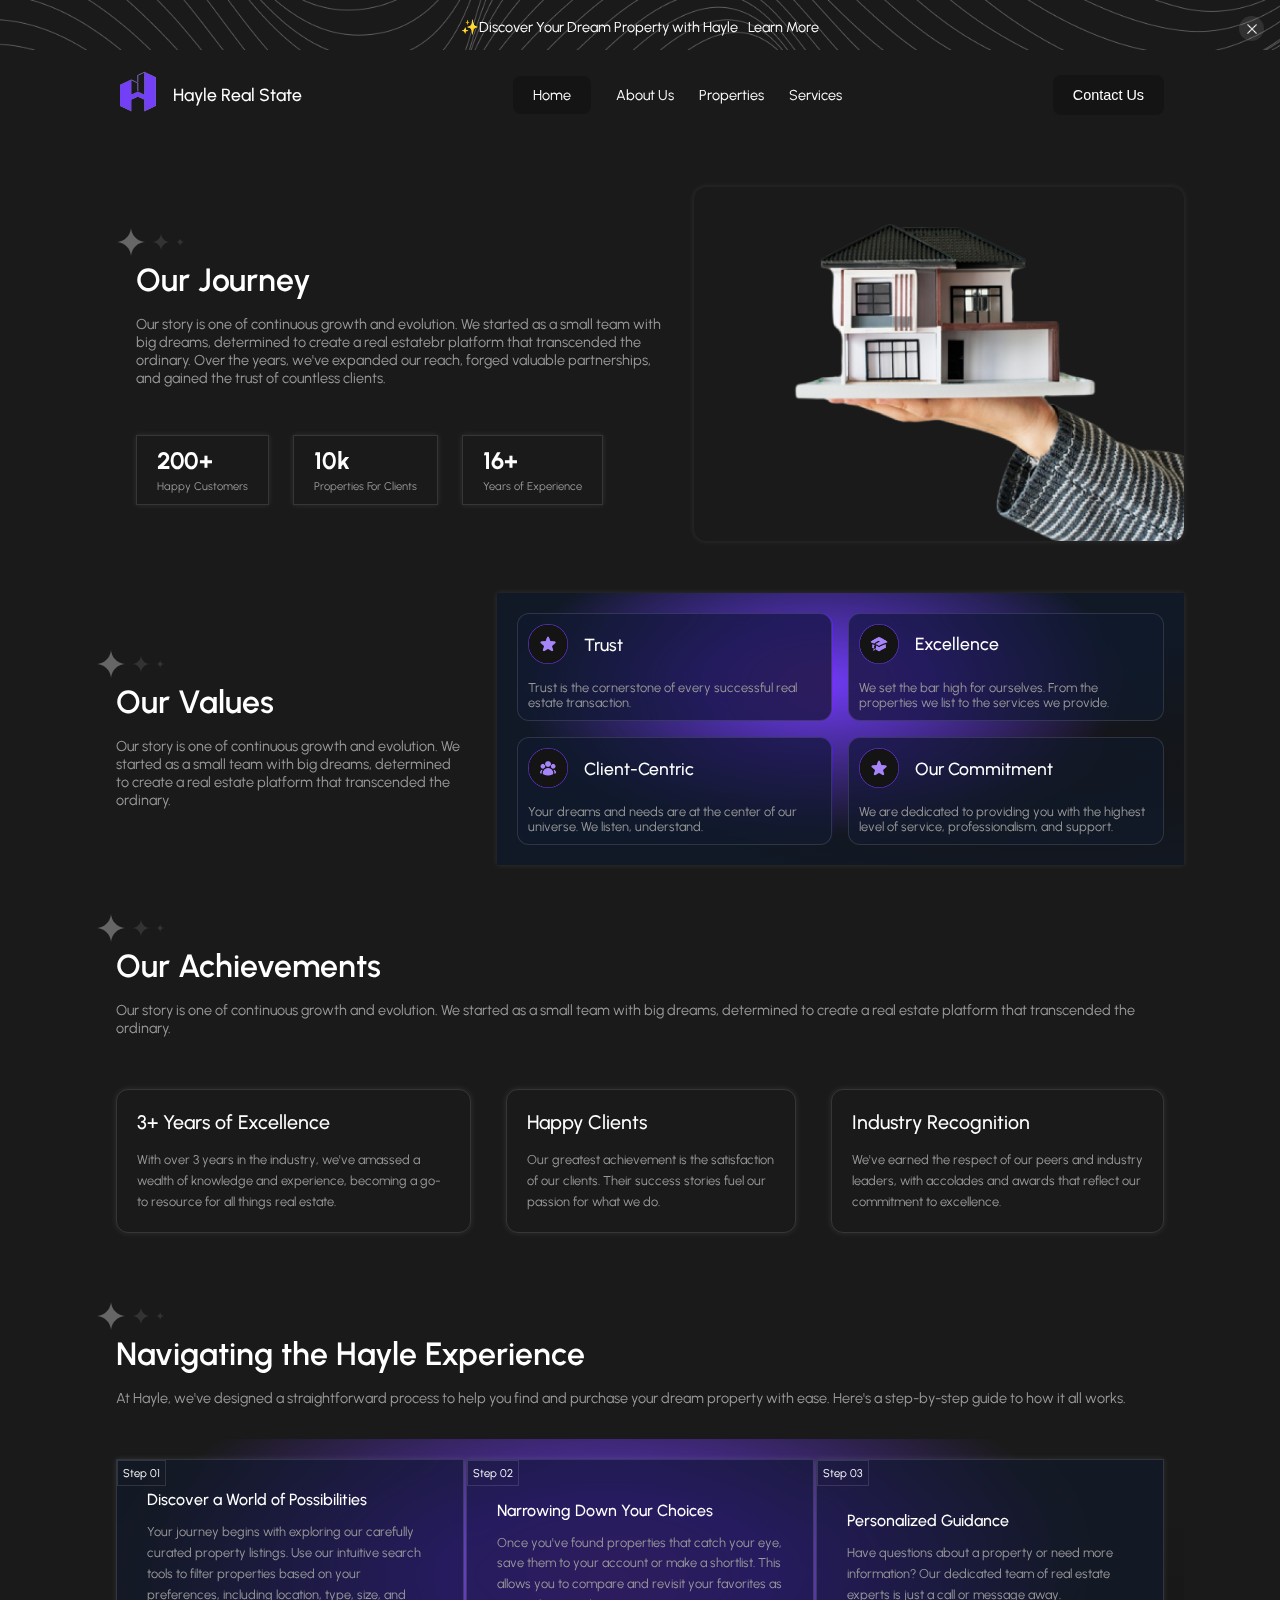
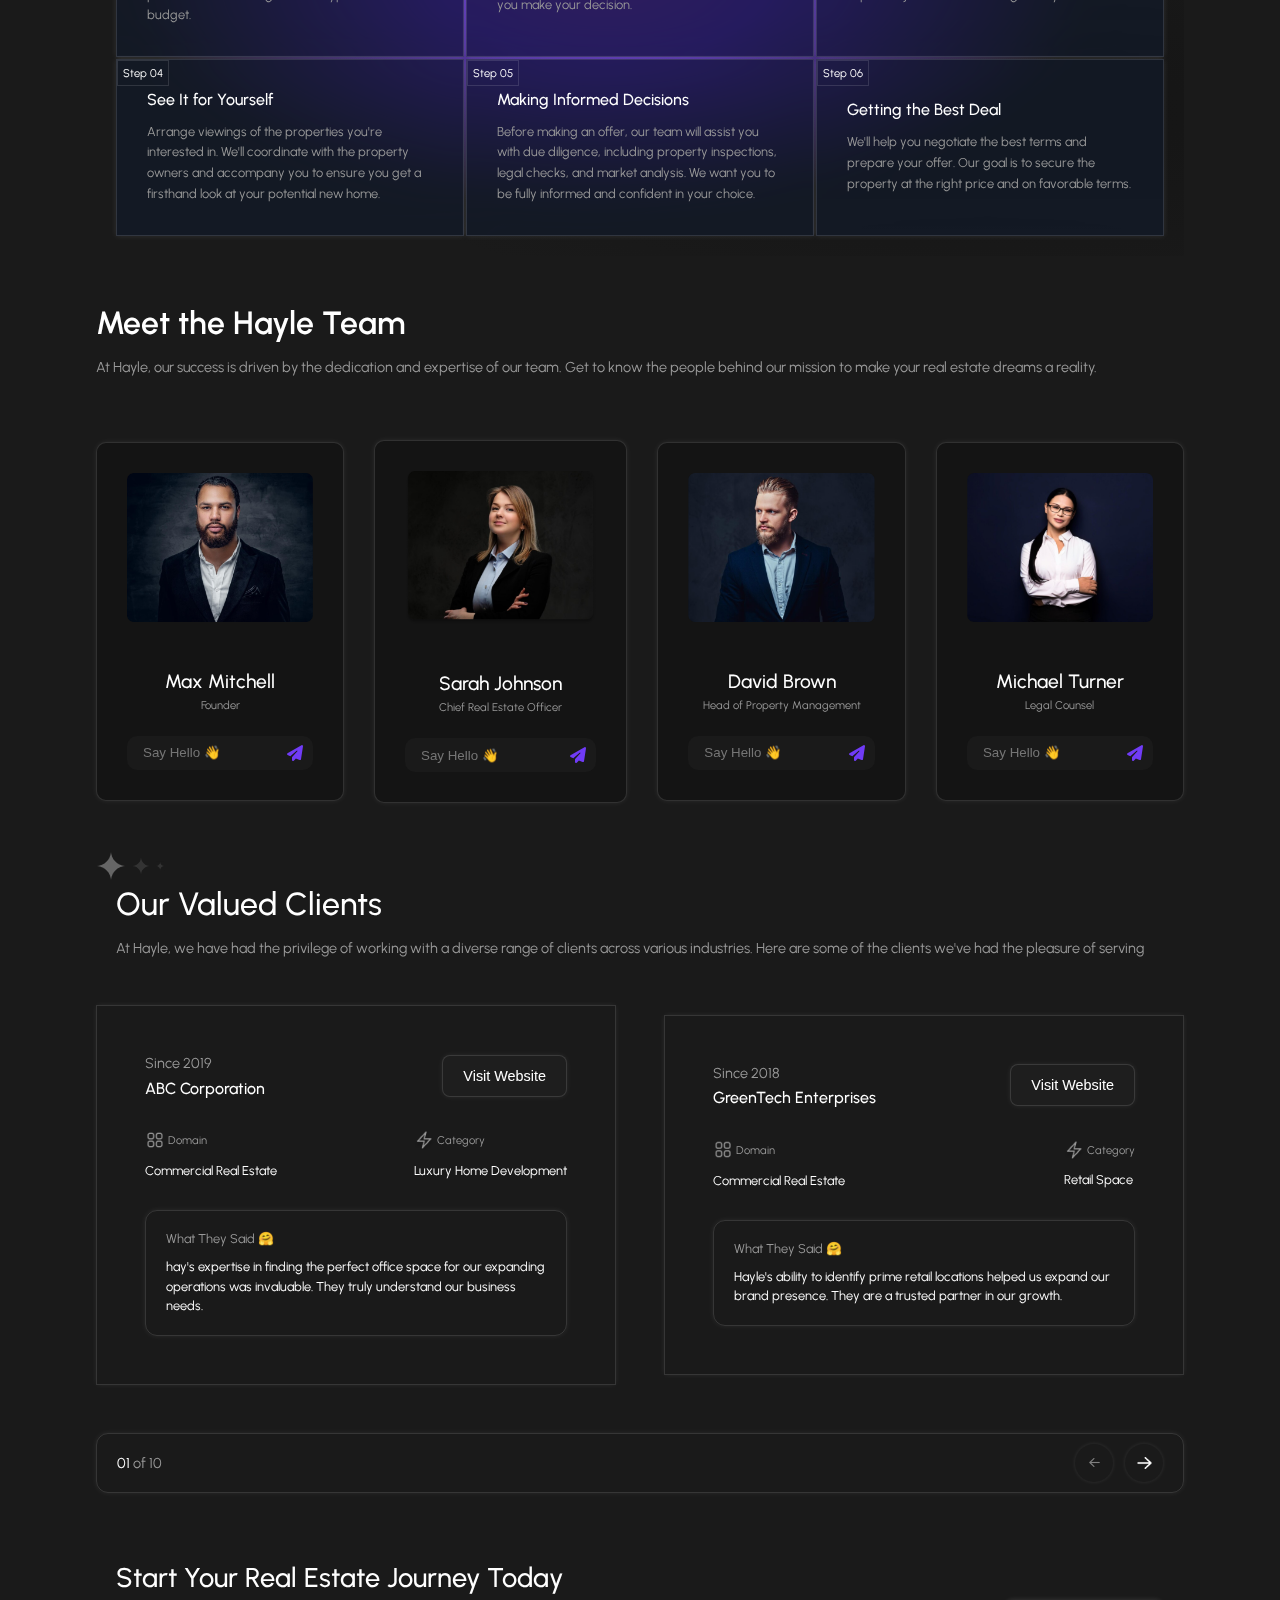
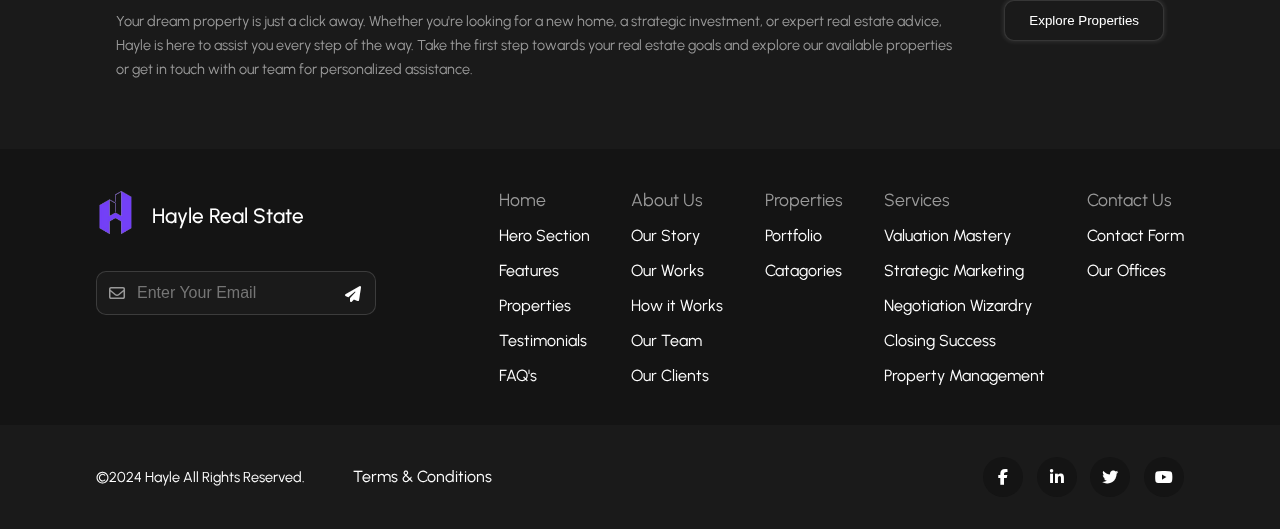
<file: aboutUS.html>
<!DOCTYPE html>
<html lang="en">
<head>
    <meta charset="UTF-8">
    <meta name="viewport" content="width=device-width, initial-scale=1.0">
    <title>About Us</title>
    <link rel="stylesheet" href="about.css">
    <link rel="stylesheet" href="https://cdnjs.cloudflare.com/ajax/libs/font-awesome/6.5.2/css/all.min.css">
</head>
<body>
    <header>
        <!-- banner section -->
    <div class="banner">
        <div class="close-btn">
                <img src="/images/closeIcon.png" alt="">
            </div>
        <div class="b-details container">
            <p>✨Discover Your Dream Property with Hayle</p>
            <a href="#">Learn More</a>
        </div>
    </div>

     <!-- nav-bar section -->
     <div class="head">
    <div class="hamburger-sign container">
       <i class="fa-solid fa-bars-staggered" data-visible="true"></i>
       <i class="fa-solid fa-close" data-visible="false"></i>
    </div>
     <div class="menu container">
        <div class="logo">
             <a href="index.html"> <img src="/images/logo.png" 
                 alt="logo"></a>
            <a href="index.html"><h2>Hayle Real State</h2></a>
        </div>
        <nav class="menu-links">
            <ul>
               <li><a href="index.html" class="home">Home</a></li>
                <li><a href="/aboutUS.html" >About Us</a></li>
                <li><a href="/property.html">Properties</a></li>
                <li><a href="/services.html">Services</a></li>
            </ul>
        </nav>
        <a href="/contactUs.html"> <button class="contact-btn">Contact Us</button></a>

        <nav class="menu-links mobile-menu">
            <ul class="mobile-menu-ul" data-visible="false">
                <li><a href="index.html" class="home">Home</a></li>
                <li><a href="/aboutUS.html" >About Us</a></li>
                <li><a href="/property.html">Properties</a></li>
                <li><a href="/services.html">Services</a></li>
                <a href="contactUs.html"><button class="contactM-btn">Contact Us</button></a>
            </ul>
        </nav>
     </div>
     </div>
    </header>

    <!-- hero section -->
     <section class="container">
        <div class="hero">
            <div class="left">
                <img src="/images/Abstract Design (2).png" alt="">
                <div class="left-details">
                    <div class="left-descriptions">
                    <h1>Our Journey</h1>
                    <p>Our story is one of continuous growth and evolution. We started as a small team with big  dreams, determined to create a real estatebr
                         platform that transcended the ordinary. Over the years, we've expanded our reach, forged valuable partnerships, and gained the trust of countless clients.</p>
                    </div>


                    <div class="sub-hero">
                    <div class="path">
                        <h3>200+</h3>
                        <span>Happy Customers</span>
                    </div>
                    <div class="path">
                        <h3>10k</h3>
                        <span>Properties For Clients</span>
                    </div>
                    <div class="path path3">
                        <h3>16+</h3>
                        <span>Years of Experience</span>
                    </div>
                </div>
                </div>
            </div>

            <div class="right">
                <img src="/images/aboutus hero image.png" alt="aboutus hero image">
            </div>
        </div>
     </section>


     <!-- Our Values Section -->
      <section class="container">
        <div class="ourvalue">
            <div class="left-value">
                <img src="/images/Abstract Design (2).png" alt="">
                <div class="left-value-details">
                    <h2>Our Values</h2>
                    <p>Our story is one of continuous growth and evolution. We started as a small team with big dreams, determined to create a real estate platform that transcended the ordinary.</p>
                </div>
            </div>

            <!-- right value -->
            <div class="right-value">
                <div class="value">
                    <div class="head-value">
                        <img src="/images/Icon Container (1).png" alt="">
                        <h4>Trust</h4>
                    </div>
                    <p>Trust is the cornerstone of every successful real estate transaction.</p>
                </div>
                    <!-- value 2 -->
                 <div class="value">
                    <div class="head-value">
                        <img src="/images/Icon Container (2).png" alt="">
                        <h4>Excellence</h4>
                    </div>
                    <p>We set the bar high for ourselves. From the properties we list to the services we provide.</p>
                </div>
                    <!-- value-3 -->
                 <div class="value">
                    <div class="head-value">
                        <img src="/images/Icon Container (3).png" alt="">
                        <h4>Client-Centric</h4>
                    </div>
                    <p>Your dreams and needs are at the center of our universe. We listen, understand.</p>
                </div>
                    <!-- value-4 -->
                 <div class="value">
                    <div class="head-value">
                        <img src="/images/Icon Container (1).png" alt="">
                        <h4>Our Commitment</h4>
                    </div>
                    <p>We are dedicated to providing you with the highest level of service, professionalism, and support.</p>
                </div>
            </div>
        </div>

      </section>

      <!-- Our Achievements Section -->
       <section class="container">
        <img src="/images/Abstract Design (2).png" alt="">
        <div class="our-achievement">
            <div class="upper-acheiv">
                <h2>Our Achievements</h3>
                <p>Our story is one of continuous growth and evolution. We started as a small team with big dreams, determined to create a real estate platform that transcended the ordinary.</p>
            </div>

            <div class="bottom-acheiv">
                <div class="acheivement">
                    <h3>3+ Years of Excellence</h3>
                    <p>With over 3 years in the industry, we've amassed a wealth of knowledge and experience, becoming a go-to resource for all things real estate.</p>
                </div>

                <div class="acheivement">
                    <h3>Happy Clients</h3>
                    <p>Our greatest achievement is the satisfaction of our clients. Their success stories fuel our passion for what we do.</p>
                </div>

                <div class="acheivement">
                    <h3>Industry Recognition</h3>
                    <p>We've earned the respect of our peers and industry leaders, with accolades and awards that reflect our commitment to excellence.</p>
                </div>
                
            </div>
        </div>
       </section>



        <!-- Navigating the Hayle Experience -->
       <section class="container">
        <img src="/images/Abstract Design (2).png" alt="">
        <div class="Navigating">
            <div class="upper-navigate">
                <h2>Navigating the Hayle Experience</h3>
                <p>At Hayle, we've designed a straightforward process to help you find and purchase your dream property with ease. Here's a step-by-step guide to how it all works.</p>
            </div>
            <!-- Step O1 -->
            <div class="bottom-navigate">
                <div class="navigate-steps">
                    <div class="count-steps"><Span>Step 01</Span></div>
                    <h3>Discover a World of Possibilities</h3>
                    <p>Your journey begins with exploring our carefully curated property listings. Use our intuitive search tools to filter properties based on your preferences, including location, type, size, and budget.</p>
                </div>
                <!-- Step O2 -->
                <div class="navigate-steps">
                     <div class="count-steps"><Span>Step 02</Span></div>
                    <h3>Narrowing Down Your Choices</h3>
                    <p>Once you've found properties that catch your eye, save them to your account or make a shortlist. This allows you to compare and revisit your favorites as you make your decision.</p>
                </div>
                <!-- Step O3 -->
                <div class="navigate-steps">
                     <div class="count-steps"><Span>Step 03</Span></div>
                    <h3>Personalized Guidance</h3>
                    <p>Have questions about a property or need more information? Our dedicated team of real estate experts is just a call or message away.</p>
                </div>
                
                <!-- Step O4 -->
                 <div class="navigate-steps">
                     <div class="count-steps"><Span>Step 04</Span></div>
                    <h3>See It for Yourself</h3>
                    <p>Arrange viewings of the properties you're interested in. We'll coordinate with the property owners and accompany you to ensure you get a firsthand look at your potential new home.</p>
                </div>

                <!-- Step O5 -->
                 <div class="navigate-steps">
                     <div class="count-steps"><Span>Step 05</Span></div>
                     <h3>Making Informed Decisions</h3>
                    <p>Before making an offer, our team will assist you with due diligence, including property inspections, legal checks, and market analysis. We want you to be fully informed and confident in your choice.</p>
                </div>
                <!-- Step O6 -->
                 <div class="navigate-steps">
                     <div class="count-steps"><Span>Step 06</Span></div>
                    <h3>Getting the Best Deal</h3>
                    <p>We'll help you negotiate the best terms and prepare your offer. Our goal is to secure the property at the right price and on favorable terms.</p>
                </div>    
            </div>
        </div>
       </section>

        <!-- Meet the Hayle Team -->

       <section class="meet-team container">
        <div class="meet-head">
            <h2>Meet the Hayle Team</h2>
            <p>At Hayle, our success is driven by the dedication and expertise of our team. Get to know the people behind our mission to make your real estate dreams a reality.</p>
        </div>

        <div class="team">
            <div class="team-box">
                <img src="/images/team1png.png" alt="member-team image">
             
                <div class="meat-member-details">
                    <div class="name-role">
                        <h2>Max Mitchell</h2>
                        <p>Founder</p>
                    </div>

                    <div class="chat-met-member">
                        <input type="text" placeholder="Say Hello 👋">
                        <i class="fa-solid fa-paper-plane"></i>
                    </div>
                </div>
            </div>


            <!-- team-member 2 -->
            <div class="team-box">
                <img src="/images/team member 2.png" alt="member-team image">
                <div class="meat-member-details">
                    <div class="name-role">
                        <h2>Sarah Johnson</h2>
                        <p>Chief Real Estate Officer</p>
                    </div>

                    <div class="chat-met-member">
                        <input type="text" placeholder="Say Hello 👋">
                        <i class="fa-solid fa-paper-plane"></i>
                    </div>
                </div>
            </div>

            <!-- team-member 3 -->
             <div class="team-box">
                <img src="/images/team member 3.png" alt="member-team image">
            
                <div class="meat-member-details">
                    <div class="name-role">
                        <h2>David Brown</h2>
                        <p>Head of Property Management</p>
                    </div>

                    <div class="chat-met-member">
                        <input type="text" placeholder="Say Hello 👋">
                        <i class="fa-solid fa-paper-plane"></i>
                    </div>
                </div>
            </div>

            <!-- team member 4 -->

            <div class="team-box">
                <img src="/images/team member 4.png" alt="member-team image">
               
                <div class="meat-member-details">
                    <div class="name-role">
                        <h2>Michael Turner</h2>
                        <p>Legal Counsel</p>
                    </div>

                    <div class="chat-met-member">
                        <input type="text" placeholder="Say Hello 👋">
                        <i class="fa-solid fa-paper-plane"></i>
                    </div>
                </div>
            </div>
        </div>
       </section>


       <!-- Our Valued Clients Section -->
       <section class="container">
            <div class="Our-valued-container">
                <div class="head-valued-section">
                    <img src="/images/Abstract Design (2).png" alt="">
                    <div class="head-valued-details">
                        <h2>Our Valued Clients</h2>
                        <p>At Hayle, we have had the privilege of working with a diverse range of clients across various industries. Here are some of the clients we've had the pleasure of serving</p>
                    </div>
                </div>

                <div class="valueds">
                    <div class="value-box">
                        <div class="head-value-box">
                            <div class="h-value-box-inside">
                                <p>Since 2019</p>
                                <h3>ABC Corporation</h3>
                            </div>
                            <button class="view-website">Visit Website</button>
                        </div>

                         <div class="middle-value-box">
                            <div class="left-v-details">
                                <div class="left-v-details-icon-span">
                                <img src="/images/icon value.png" alt="">
                                <span>Domain</sp>
                                    </div>
                                <p>Commercial Real Estate</p>
                            </div>


                            <div class="right-v-details">
                                <div class="right-v-details-icon-span">
                                <img src="/images/Icon value 2.png" alt="">
                                <span>Category</sp>
                                    </div>
                                <p>Luxury Home Development</p>
                            </div>

                        </div>
                         <div class="what-they-said-sec">
                    <span>What They Said 🤗</span>
                    <p>hay's expertise in finding the perfect office space for our expanding operations was invaluable. They truly understand our business needs.</p>
                </div>
                    </div>

                    <!-- value box 2 -->
                    <div class="value-box">
                        <div class="head-value-box">
                            <div class="h-value-box-inside">
                                <p>Since 2018</p>
                                <h3>GreenTech Enterprises</h3>
                            </div>
                            <button class="view-website">Visit Website</button>
                        </div>

                        <div class="middle-value-box">
                            <div class="left-v-details">
                                <div class="left-v-details-icon-span">
                                <img src="/images/icon value.png" alt="">
                                <span>Domain</sp>
                                    </div>
                                <p>Commercial Real Estate</p>
                            </div>
                            
                             <div class="right-v-details">
                                <div class="right-v-details-icon-span">
                                <img src="/images/Icon value 2.png" alt="">
                                <span>Category</sp>
                                    </div>
                                <p>Retail Space</p>
                            </div>

                        </div>

                         <div class="what-they-said-sec">
                    <span>What They Said 🤗</span>
                    <p>Hayle's ability to identify prime retail locations helped us expand our brand presence. They are a trusted partner in our growth.</p>
                </div>
                    </div>
                </div>

            </div>

            <div class="valued-count">
                <div class="left-count">
                    <p><span>01</span> of 10</p>
                </div>
                <div class="arrows arrows-count-m-device">
                    <div class="arrow">
                        <img src="/images/arrow-1png.png" alt="arrow">
                    </div>
                    <p><span>01</span> of 10</p>
                    <div class="arrow">
                        <img src="/images/arrow 2.png" alt="">
                    </div>
                </div>

                 <div class="arrows">
                    <div class="arrow">
                        <img src="/images/arrow-1png.png" alt="arrow">
                        
                    </div>
                    <div class="arrow">
                        <img src="/images/arrow 2.png" alt="">
                    </div>
                </div>
            </div>
       </section>


       <!-- star journey section -->
         <section class="start-jorney">
            <div class="journey-section container">
                <div class="journey-heads">
                    <h2>Start Your Real Estate Journey Today</h2>
                    <p>Your dream property is just a click away. Whether you're looking for a new home, a strategic investment, or expert real estate advice, Hayle is here to assist you every step of the way. Take the first step towards your real estate goals and explore our available properties or get in touch with our team for personalized assistance.</p>
                </div>
                <div class="journey-btn">
                    <button>Explore Properties</button>
                </div>
            </div>
         </section>

            <!-- Footer Section -->
          <footer>
            <div class="footer-section container">
                <div class="f-logo-and-chat">
                    <div class="logo">
                    <a href="index.html"><img src="/images/logo.png" alt="f-logo-image"></a>
                   <a href="index.html"><h3>Hayle Real State</h3>
                    </a>
                    </div>
                    <div class="f-chat">
                        <input type="email" placeholder="Enter Your Email">
                        <i class="fa-solid fa-paper-plane sent-icon"></i>
                        <i class="fa-regular fa-envelope email-icon"></i>
                    </div>
                </div>

         
                <!-- Footer Links -->
                 <div class="footer-links">
                    <div class="f-link">
                        <span>Home</span>
                        <a href="#">Hero Section</a>
                        <a href="#">Features</a>
                        <a href="#">Properties</a>
                        <a href="#">Testimonials</a>
                        <a href="#">FAQ's</a>    
                    </div>

                    <!--  -->
                    <div class="f-link">
                        <span>About Us</span>
                        <a href="#">Our Story</a>
                        <a href="#">Our Works</a>
                        <a href="#">How it Works</a>
                        <a href="#">Our Team</a>
                        <a href="#">Our Clients</a>    
                    </div>
                    <div class="f-link">
                        <span>Properties</span>
                        <a href="#">Portfolio</a>
                        <a href="#">Catagories</a>  
                    </div>

                    <div class="f-link">
                        <span>Services</span>
                        <a href="#">Valuation Mastery</a>
                        <a href="#">Strategic Marketing</a>
                        <a href="#">Negotiation Wizardry</a>
                        <a href="#">Closing Success</a>
                        <a href="#">Property Management</a>    
                    </div>

                    <div class="f-link">
                        <span>Contact Us</span>
                        <a href="#">Contact Form</a>
                        <a href="#">Our Offices</a>  
                    </div>
                 </div>
            </div>
          </footer>

          <!-- Social Icons footer section -->
           <div class="social-icons-footer container">
            <div class="copyright-section"> 
                <p>&copy;2024 Hayle All Rights Reserved.</p>
                <a href="#">Terms & Conditions</a>
            </div>
            <div class="social-media-icons">
                <div class="social-media-icon">
                <i class="fa-brands fa-facebook-f"></i>
                </div>
                <div class="social-media-icon">
                    <i class="fa-brands fab fa-linkedin-in"></i>
                </div>
                <div class="social-media-icon">
                    <i class="fa-brands fab fab fa-twitter"></i>
                </div>
                <div class="social-media-icon">
                   <i class="fa-brands fab fab fab fa-youtube"></i>
                </div>
            </div>
           </div>



    <script>
        const hamburger = document.querySelector('.hamburger-sign');
        const mobileMenu = document.querySelector(".mobile-menu-ul");
        const icons = document.querySelectorAll("i");

        hamburger.addEventListener("click", function (event) {
            const isVisible = mobileMenu.getAttribute('data-visible');
            if (isVisible == "true") {
                // qari hiding
                mobileMenu.setAttribute('data-visible', "false");
                icons[0].setAttribute('data-visible', "true");
                icons[1].setAttribute('data-visible', "false");
            } else if (isVisible == "false") {
                // soo bandhig showing
                mobileMenu.setAttribute('data-visible', "true");
                icons[0].setAttribute('data-visible', "false");
                icons[1].setAttribute('data-visible', "true");
            }
        });
</script>
</body>
</html>
</file>
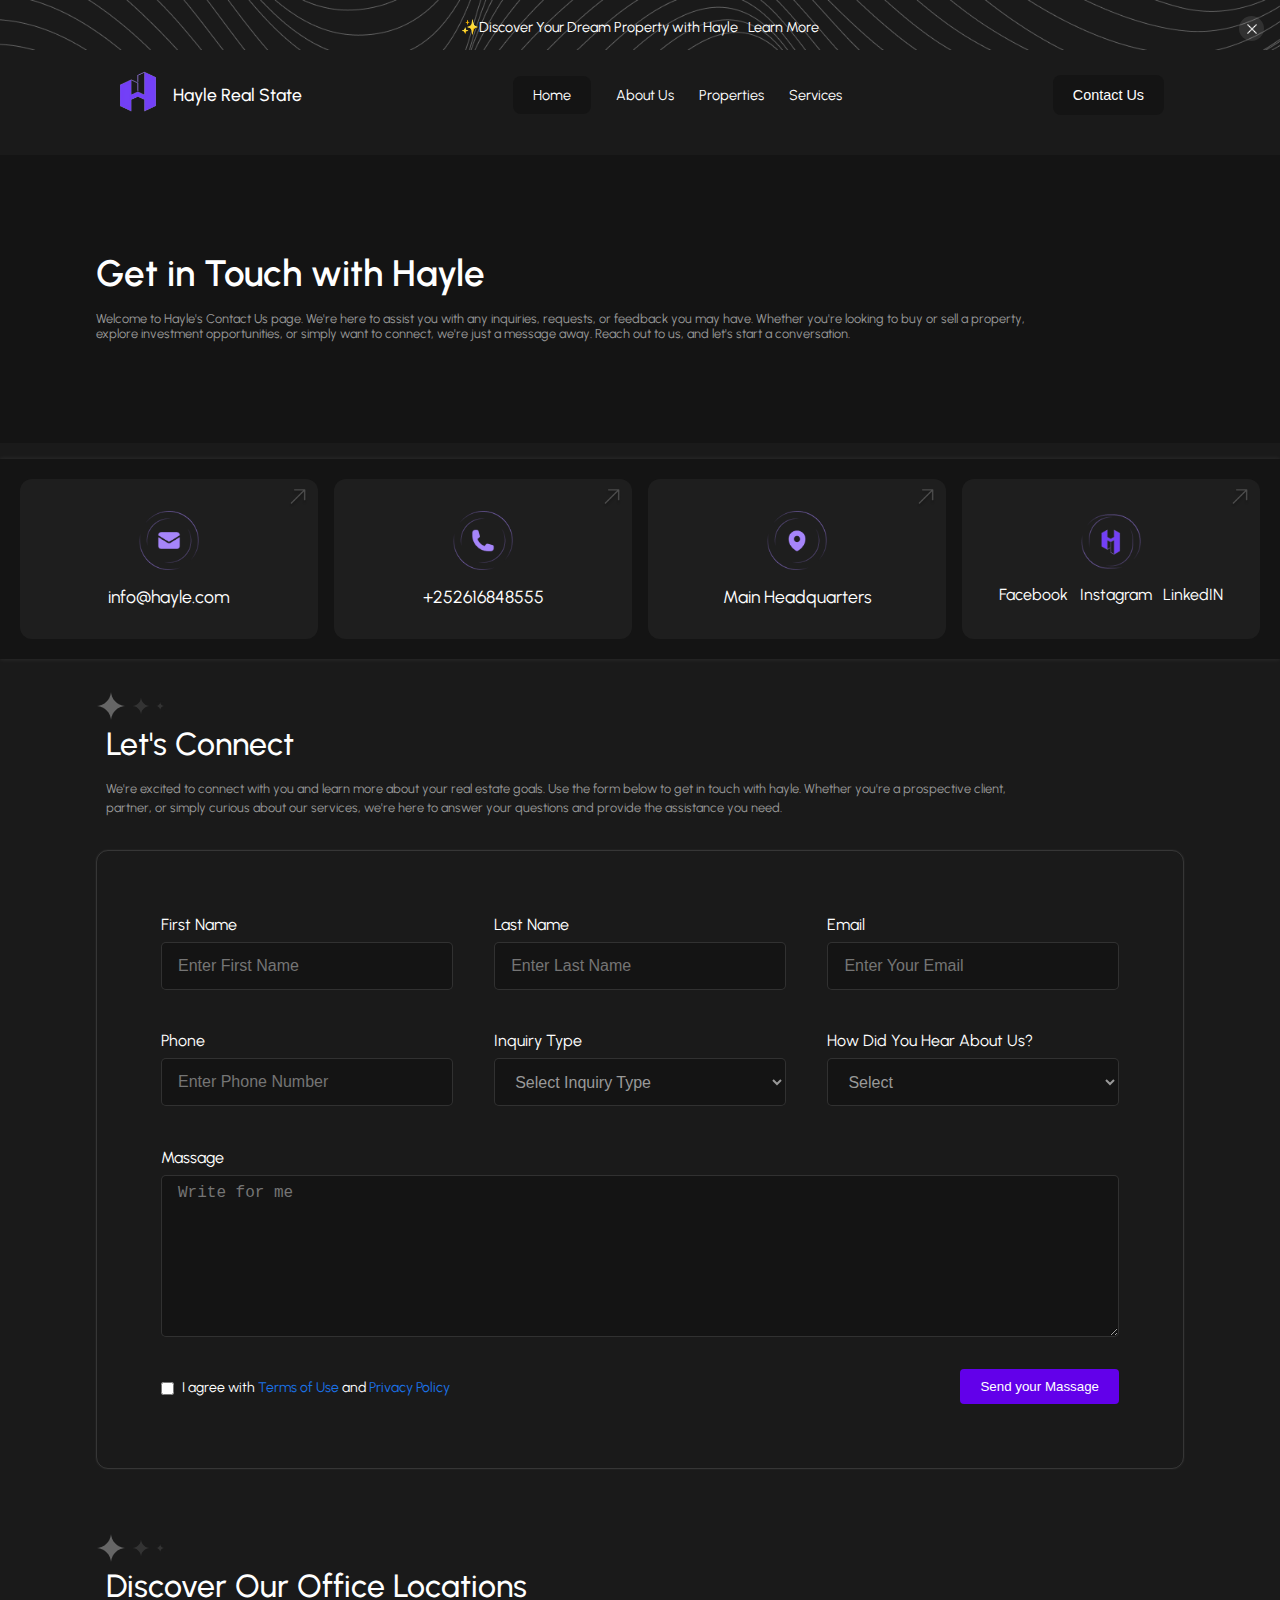
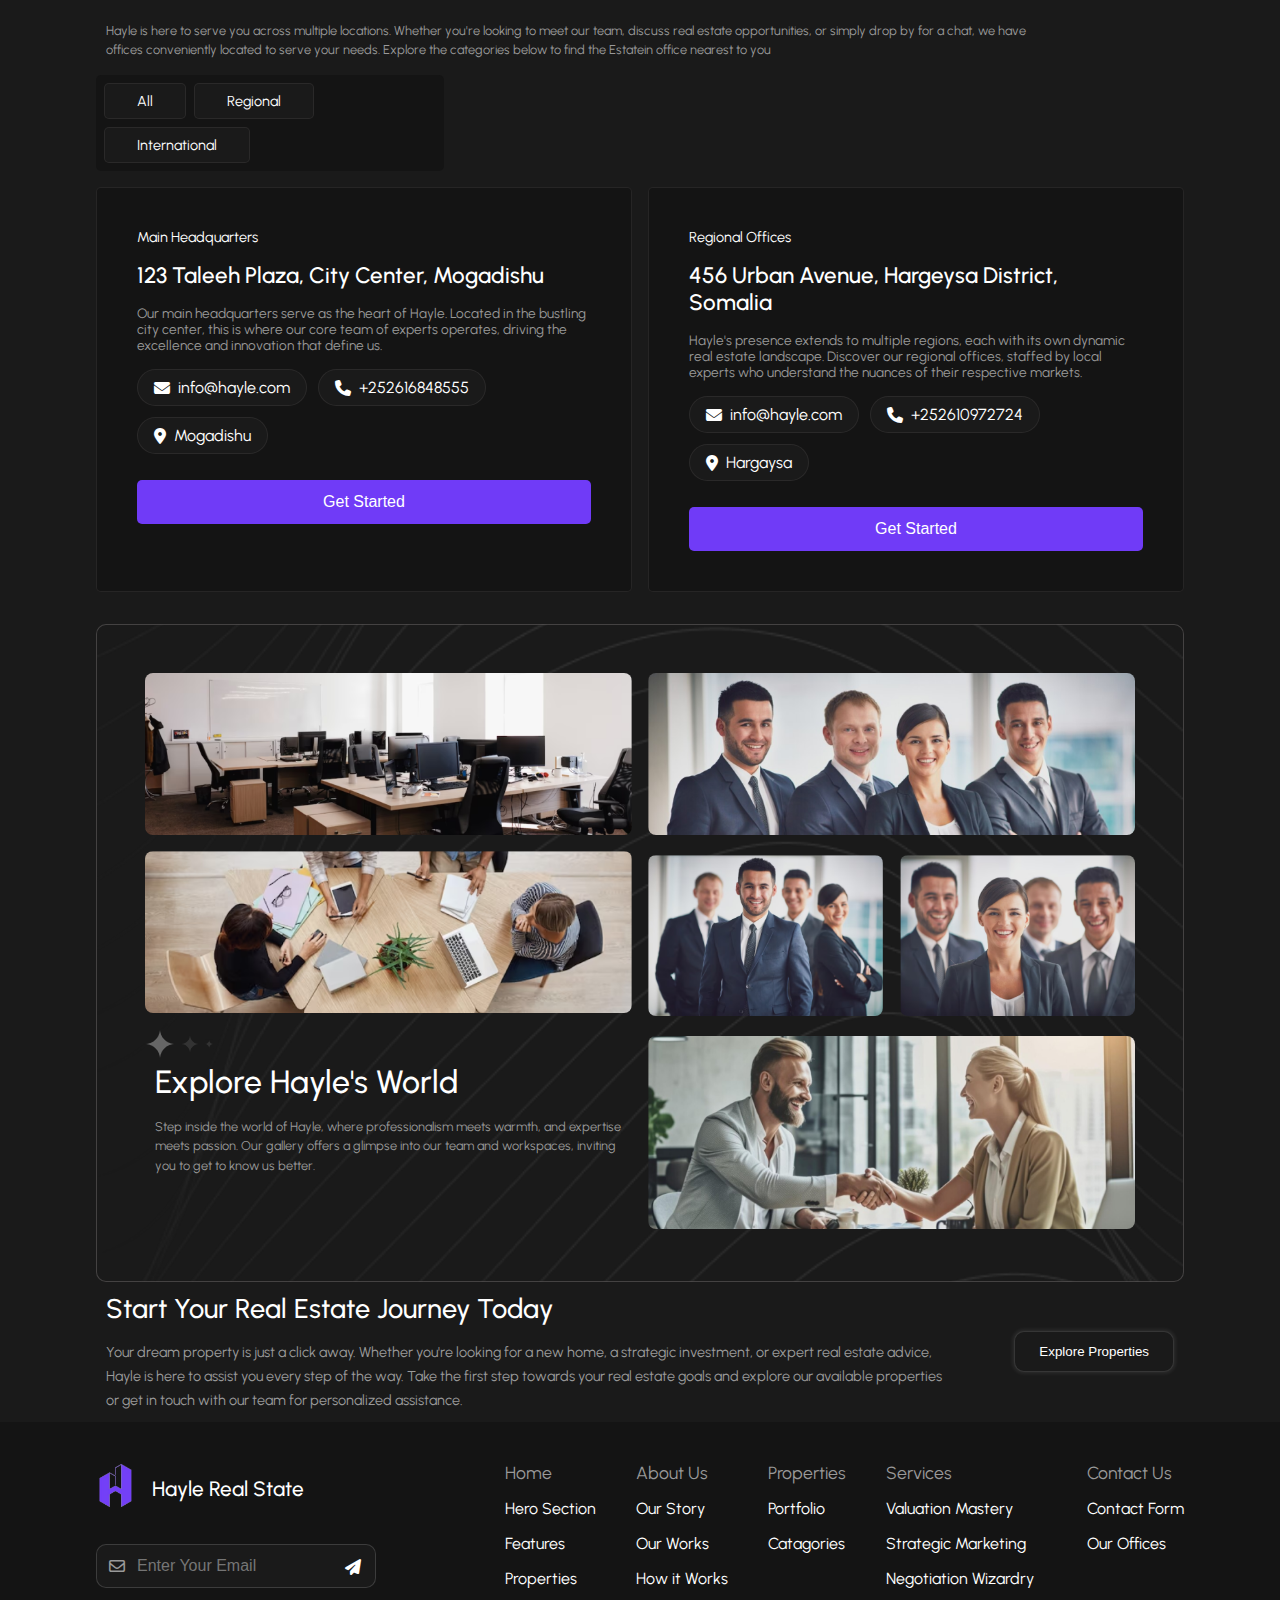
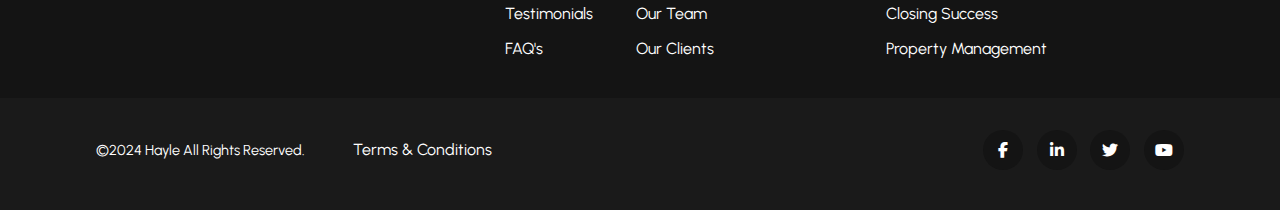
<file: contactUs.html>
<!DOCTYPE html>
<html lang="en">
<head>
    <meta charset="UTF-8">
    <meta name="viewport" content="width=device-width, initial-scale=1.0">
    <title>Get in Touch with Hayle</title>
    <link rel="stylesheet" href="contactUs.css">
    <link rel="stylesheet" href="https://cdnjs.cloudflare.com/ajax/libs/font-awesome/6.5.2/css/all.min.css">
</head>
<body>
     <header>
    <!-- banner section -->
    <div class="banner">
        <div class="close-btn">
                <img src="/images/closeIcon.png" alt="">
            </div>
        <div class="b-details container">
            <p>✨Discover Your Dream Property with Hayle</p>
            <a href="#">Learn More</a>
        </div>

    </div>
    <!-- nav-bar section -->
     <div class="head">
    <div class="hamburger-sign container">
       <i class="fa-solid fa-bars-staggered" data-visible="true"></i>
       <i class="fa-solid fa-close" data-visible="false"></i>
    </div>
     <div class="menu container">
 <div class="logo">
             <a href="index.html"> <img src="/images/logo.png" 
                 alt="logo"></a>
            <a href="index.html"><h2>Hayle Real State</h2></a>
        </div>
        <nav class="menu-links">
           <ul>
                <li><a href="index.html" class="home">Home</a></li>
                <li><a href="/aboutUS.html" >About Us</a></li>
                <li><a href="/property.html">Properties</a></li>
                <li><a href="/services.html">Services</a></li>
            </ul>
        </nav>
        <a href="/contactUs.html"> <button class="contact-btn">Contact Us</button></a>

        <nav class="menu-links mobile-menu">
            <ul class="mobile-menu-ul" data-visible="false">
                <li><a href="index.html" class="home">Home</a></li>
                <li><a href="/aboutUS.html" >About Us</a></li>
                <li><a href="/property.html">Properties</a></li>
                <li><a href="/services.html">Services</a></li>
                <a href="contactUs.html"><button class="contactM-btn">Contact Us</button></a>
            </ul>
        </nav>
     </div>
     </div>
   </header>

   <!-- contact hero -->
    <section class="contact-hero">
        <div class="contact-hero-details container">
            <h2>Get in Touch with Hayle</h2>
            <p>Welcome to Hayle's Contact Us page. We're here to assist you with any inquiries, requests, or feedback you may have. Whether you're looking to buy or sell a property, <br> explore investment opportunities, or simply want to connect, we're just a message away. Reach out to us, and let's start a conversation.</p>
        </div>
    </section>

    <!-- sub-container -->
     <div class="sub-container">
        <div class="box">
            <img src="/images/arrow icon431.png" alt="icon" class="arrow-icon">
            <img src="/images/email-icon.png" alt="email-icon">
            <p>info@hayle.com</p>

        </div>
         <div class="box">
            <img src="/images/arrow icon431.png" alt="icon" class="arrow-icon">
            <img src="/images/phone-icon.png" alt="phone-icon">
            <p>+252616848555</p>

        </div>
         <div class="box">
            <img src="/images/arrow icon431.png" alt="icon" class="arrow-icon">
            <img src="/images//map-con.png" alt="map-con">
            <p>Main Headquarters</p>

        </div>
         <div class="box">
            <img src="/images/arrow icon431.png" alt="icon" class="arrow-icon">
            <img src="/images/logo-icon.png" alt="logo-icon">
            <div class="my-social-media">
                <a href="">Facebook</a>
                <a href="">Instagram</a>
                <a href="">LinkedIN</a>
            </div>
        </div>
     </div>


      <!-- contacts form -->
      <section class="contact-form container">
        <div class="top-section">
            <img src="/images/Abstract Design (2).png" alt="">
            <div class="inside-top">
                <h2>Let's Connect</h2>
                <p>We're excited to connect with you and learn more about your real estate goals. Use the form below to get in touch with hayle. Whether you're a prospective client, partner, or simply curious about our services, we're here to answer your questions and provide the assistance you need.</p>
            </div>
        </div>
            <!-- form section -->
        <form>
            <div class="contact-form-group">
            <!-- frist Name -->
            <div class="input-label">
                <label for="first-name">First Name</label>
                <input type="text" placeholder="Enter First Name" class="form-input" required>
            </div>
            <!-- last Name -->
            <div class="input-label">
                <label for="last-name">Last Name</label>
                <input type="text" placeholder="Enter Last Name" class="form-input" required>
            </div>

            <!-- Email -->
             <div class="input-label">
                <label for="Email">Email</label>
                <input type="email" placeholder="Enter Your Email" class="form-input" required>
            </div>
            <!-- phone -->
             <div class="input-label">
                <label for="phone">Phone</label>
                <input type="text" placeholder="Enter Phone Number" class="form-input" required>
            </div>

             <!-- inquiry type-->
                <div class="input-label">
                    <label for="location">Inquiry Type</label>
                <select id="Location">
                    <option value="" disabled selected hidden>Select Inquiry Type</option>
                    <option value="Property Inquir">Property Inquir</option>
                    <option value="Appointment Request">Appointment Request</option>
                    <option value="General Inquiry">General Inquiry</option>
                    <option value="Investment Inquiry">Investment Inquiry</option>
                    <option value="Agent Inquiry">Agent Inquiry</option>
                    <option value="Feedback or Complaint">Feedback or Complaint:</option>
                </select>
                </div>

                <!-- How Did You Hear About Us?  -->
                 <div class="input-label">
                    <label for="property-type">How Did You Hear About Us?</label>
                <select id="property-type">
                     <option value="" disabled selected hidden> Select</option>
                    <option value="Facebook">Facebook</option>
                    <option value="Instagram">Instagram</option>
                    <option value="Instagram">Tiktok</option>
                    <option value="Other">Other</option>
                    <option value="Friend">Friend</option>
                </select>
                </div>

             <!-- Massage -->
             <div class="input-label textarea">
                <label for="Massage">Massage</label>
                <textarea rows="8" placeholder="Write for me"></textarea>
            </div>
            </div>
            
            <div class="checkbox">
                    <div class="checkbox-terms-section">
                        <div class="check-box-section">
                        <input type="checkbox" value="">
                        </div>
                    <div class="agree-term">
                       <label for="agree">I agree with <a href="#">Terms of Use</a> and <a href="#">Privacy Policy</a></label>
                    </div>
                </div>
                    <button>Send your Massage</button>
            </div>

        </form>
      </section>


      <!-- Discover Our Office Locations -->

      <section class="discover-office-locations container">
         <div class="top-section">
            <img src="/images/Abstract Design (2).png" alt="">
            <div class="inside-top">
                <h2>Discover Our Office Locations</h2>
                <p>Hayle is here to serve you across multiple locations. Whether you're looking to meet our team, discuss real estate opportunities, or simply drop by for a chat, we have offices conveniently located to serve your needs. Explore the categories below to find the Estatein office nearest to you</p>
            </div>
        </div>

        <!-- boxes -->
         <div class="direction-boxes">
            <div class="direction-box all">
                <p>All</p>
            </div>

           <div class="direction-box">
                <p>Regional</p>
            </div>

             <div class="direction-box">
                <p>International</p>
            </div>
         </div>

         <div class="office-locations">
            <div class="office">
                    <p class="office-role">Main Headquarters</p>
                    <p class="office-location">123 Taleeh Plaza, City Center, Mogadishu</p>
                    <p class="office-description">Our main headquarters serve as the heart of Hayle. Located in the bustling city center, this is where our core team of experts operates, driving the excellence and innovation that define us.</p>

                    <div class="office-contact">
                        <div class="email">
                            <i class="fa-solid fas fas fa-envelope"></i>
                            <span>info@hayle.com</span>
                        </div>
                        <div class="phone-number">
                            <i class="fa-solid fas fas fa-phone"></i>
                            <span>+252616848555</span>
                        </div>
                        <div class="location">
                           <i class="fa-solid fa-location-dot"></i>
                            <span>Mogadishu</span>
                        </div>
                    </div>

                    <button class="Getstarted-btn">Get Started</button>
                </div>




                 <div class="office">
                    <p class="office-role">Regional Offices</p>
                    <p class="office-location">456 Urban Avenue, Hargeysa District, Somalia</p>
                    <p class="office-description">Hayle's presence extends to multiple regions, each with its own dynamic real estate landscape. Discover our regional offices, staffed by local experts who understand the nuances of their respective markets.</p>

                    <div class="office-contact">
                        <div class="email">
                            <i class="fa-solid fas fas fa-envelope"></i>
                            <span>info@hayle.com</span>
                        </div>
                        <div class="phone-number">
                            <i class="fa-solid fas fas fa-phone"></i>
                            <span>+252610972724</span>
                        </div>
                        <div class="location">
                           <i class="fa-solid fa-location-dot"></i>
                            <span>Hargaysa</span>
                        </div>
                    </div>

                    <button class="Getstarted-btn">Get Started</button>
                </div>
            </div>
      </section>

      <!-- Explore Hayle's World -->
      <section class="Hayles-world container">
        <div class="left-boxes">
            <img src="/images/office-image.png" alt="">
            <img src="/images/hayle's-world-image-.png" alt="">
             <div class="top-section">
            <img src="/images/Abstract Design (2).png" alt="">
            <div class="inside-top">
                <h2>Explore Hayle's World</h2>
                <p>Step inside the world of Hayle, where professionalism meets warmth, and expertise meets passion. Our gallery offers a glimpse into our team and workspaces, inviting you to get to know us better.</p>
            </div>
        </div>
        </div>

        <div class="right-boxes">
            <div class="box-1">
                <img src="/images/hayle's-world-image-2.png" alt="">
            </div>
            <div class="box-2">
                <img src="/images/hayle's-world-image-3.png" alt="">
            </div>
            <div class="box-3">
                <img src="/images/hayle's-world-image-4.png" alt="">
            </div>
            <div class="box-4">
                <img src="/images/hayle's-world-image-5.png" alt="">
            </div>
        </div>
      </section>




       <!-- star journey section -->
         <section class="start-jorney">
            <div class="journey-section container">
                <div class="journey-heads">
                    <h2>Start Your Real Estate Journey Today</h2>
                    <p>Your dream property is just a click away. Whether you're looking for a new home, a strategic investment, or expert real estate advice, Hayle is here to assist you every step of the way. Take the first step towards your real estate goals and explore our available properties or get in touch with our team for personalized assistance.</p>
                </div>
                <div class="journey-btn">
                    <button>Explore Properties</button>
                </div>
            </div>

         </section>

         <!-- Footer Section -->
          <footer>
            <div class="footer-section container">
                <div class="f-logo-and-chat">
                   <div class="logo">
                    <a href="index.html"><img src="/images/logo.png" alt="f-logo-image"></a>
                   <a href="index.html"><h3>Hayle Real State</h3>
                    </a>
                    </div>
                    <div class="f-chat">
                        <input type="email" placeholder="Enter Your Email">
                        <i class="fa-solid fa-paper-plane sent-icon"></i>
                        <i class="fa-regular fa-envelope email-icon"></i>
                    </div>
                </div>

                <!-- Footer Links -->
                 <div class="footer-links">
                    <div class="f-link">
                        <span>Home</span>
                        <a href="#">Hero Section</a>
                        <a href="#">Features</a>
                        <a href="#">Properties</a>
                        <a href="#">Testimonials</a>
                        <a href="#">FAQ's</a>    
                    </div>

                    <!--  -->
                    <div class="f-link">
                        <span>About Us</span>
                        <a href="#">Our Story</a>
                        <a href="#">Our Works</a>
                        <a href="#">How it Works</a>
                        <a href="#">Our Team</a>
                        <a href="#">Our Clients</a>    
                    </div>
                    <div class="f-link">
                        <span>Properties</span>
                        <a href="#">Portfolio</a>
                        <a href="#">Catagories</a>  
                    </div>

                    <div class="f-link">
                        <span>Services</span>
                        <a href="#">Valuation Mastery</a>
                        <a href="#">Strategic Marketing</a>
                        <a href="#">Negotiation Wizardry</a>
                        <a href="#">Closing Success</a>
                        <a href="#">Property Management</a>    
                    </div>

                    <div class="f-link">
                        <span>Contact Us</span>
                        <a href="#">Contact Form</a>
                        <a href="#">Our Offices</a>  
                    </div>
                 </div>
            </div>
          </footer>

          <!-- Social Icons footer section -->
           <div class="social-icons-footer container">
            <div class="copyright-section"> 
                <p>&copy;2024 Hayle All Rights Reserved.</p>
                <a href="#">Terms & Conditions</a>
            </div>
            <div class="social-media-icons">
                <div class="social-media-icon">
                <i class="fa-brands fa-facebook-f"></i>
                </div>
                <div class="social-media-icon">
                    <i class="fa-brands fab fa-linkedin-in"></i>
                </div>
                <div class="social-media-icon">
                    <i class="fa-brands fab fab fa-twitter"></i>
                </div>
                <div class="social-media-icon">
                   <i class="fa-brands fab fab fab fa-youtube"></i>
                </div>
            </div>
           </div>



    <script src="mian.js"></script>
</body>
</html>
</file>
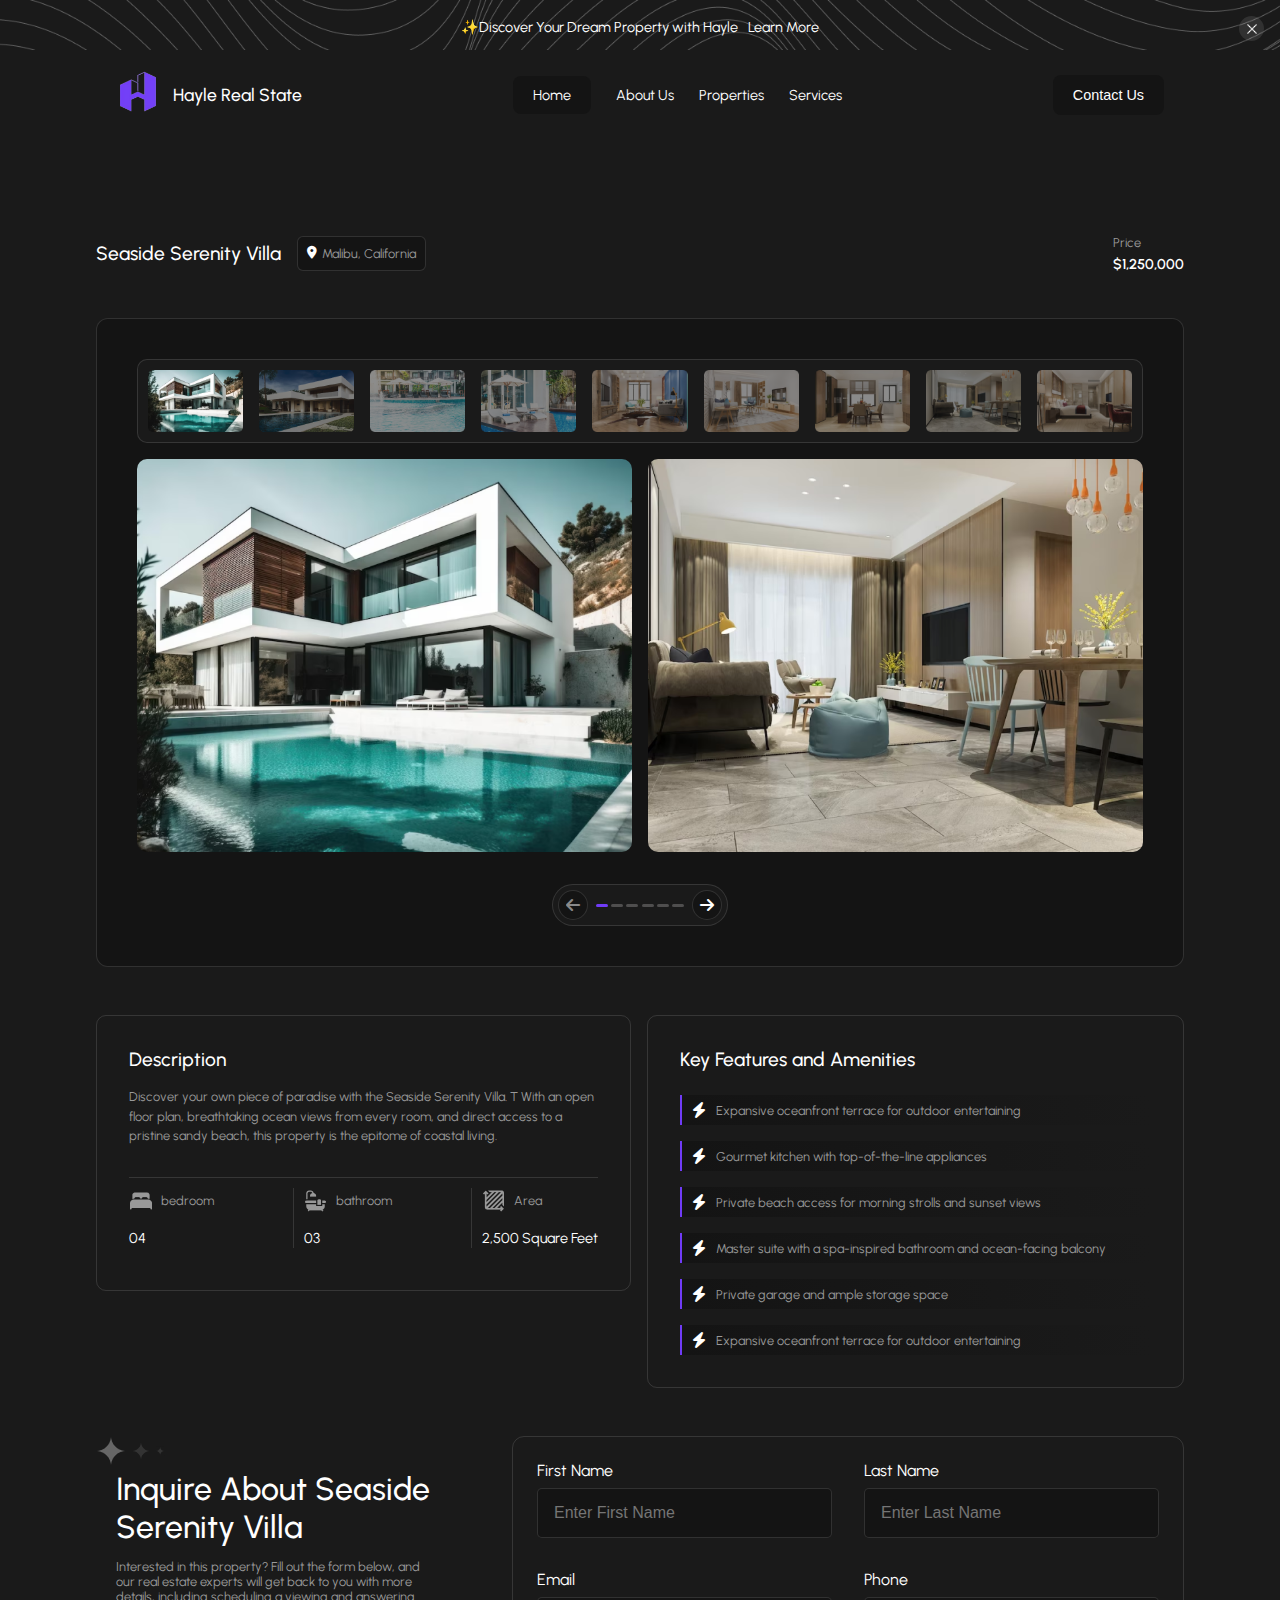
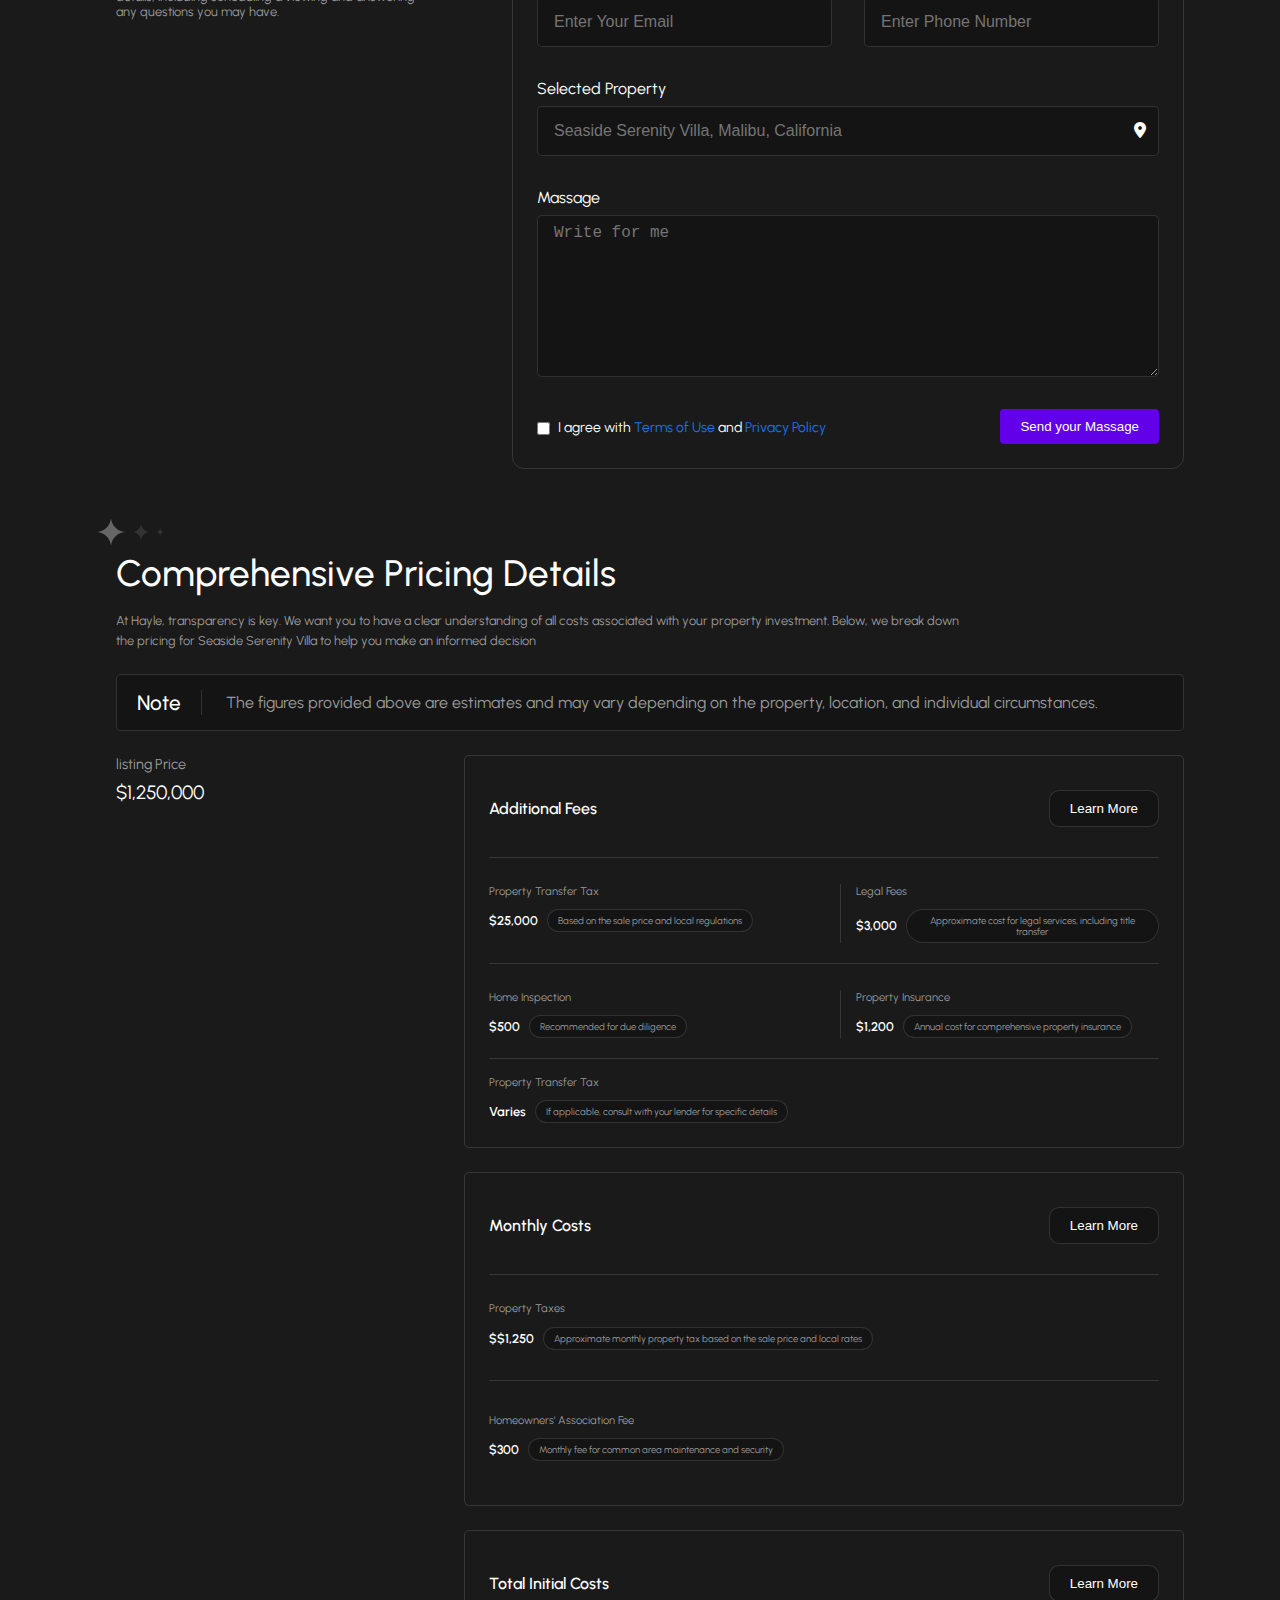
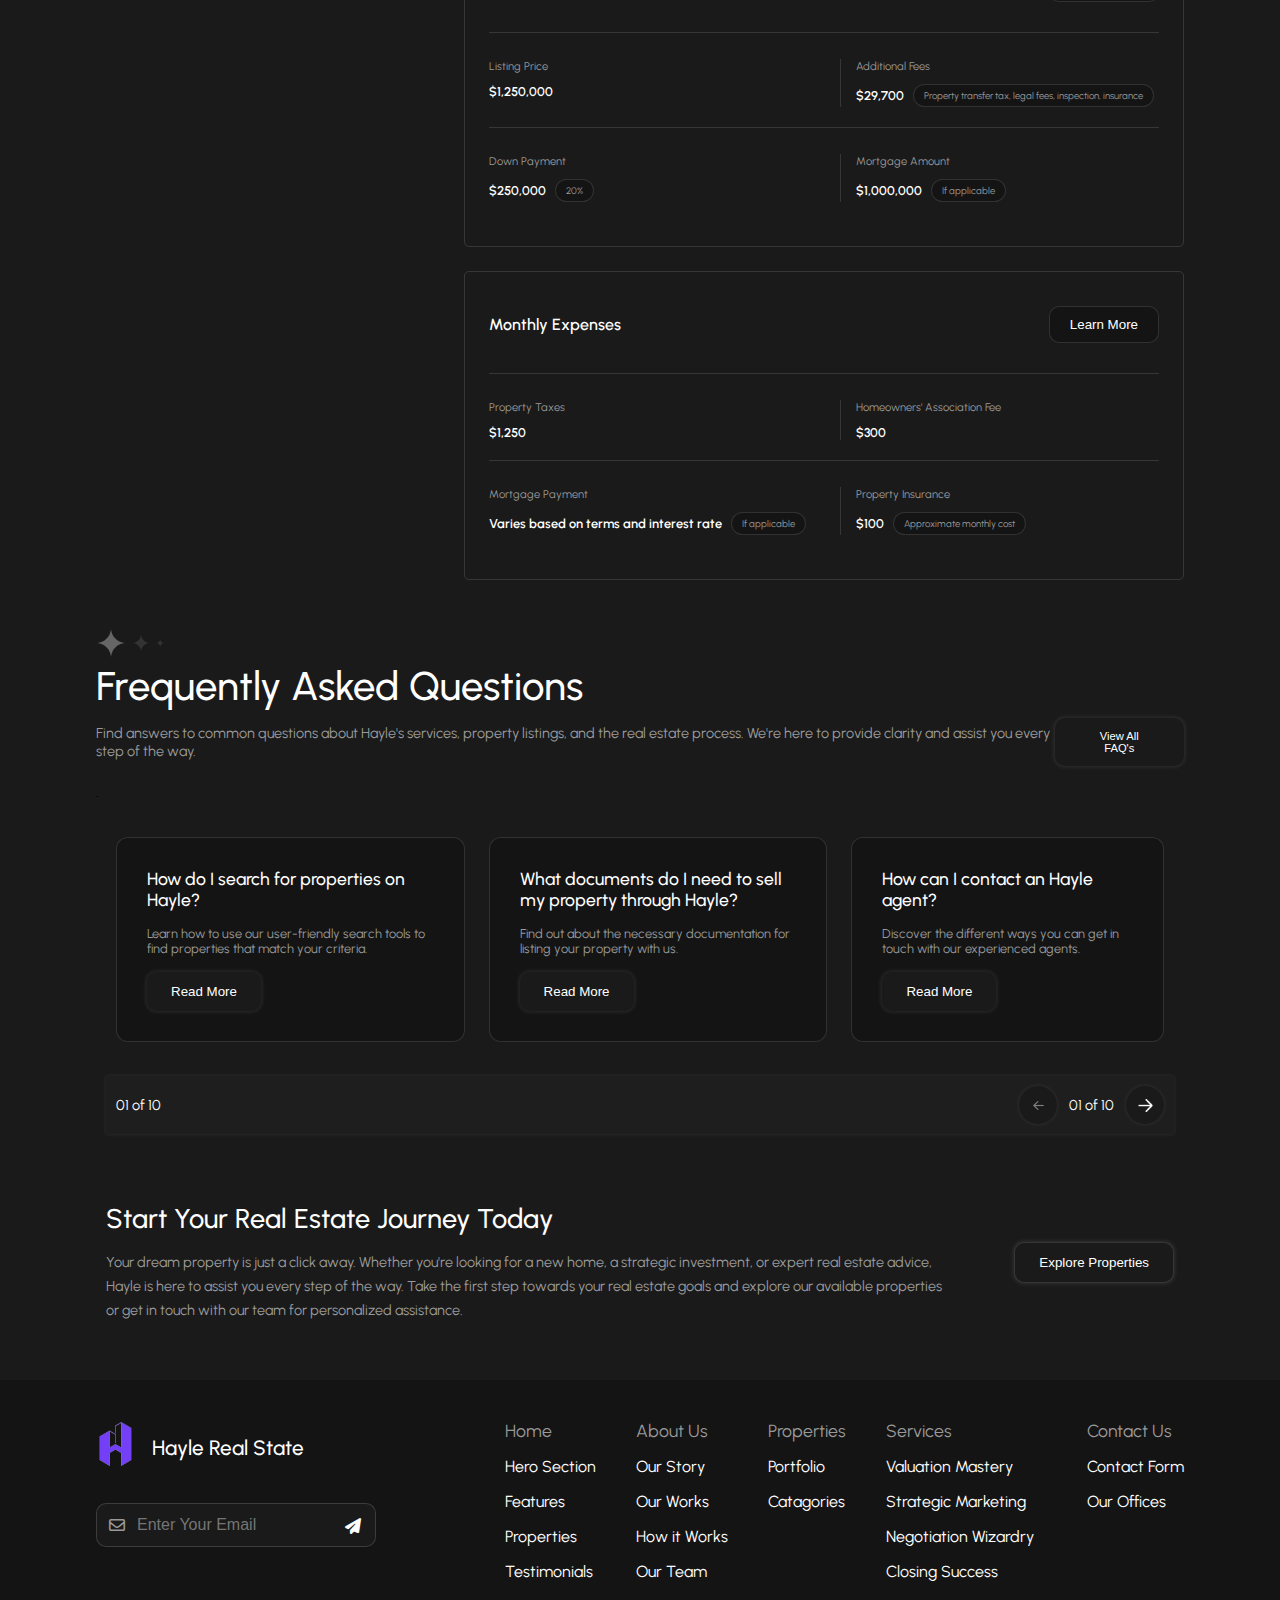
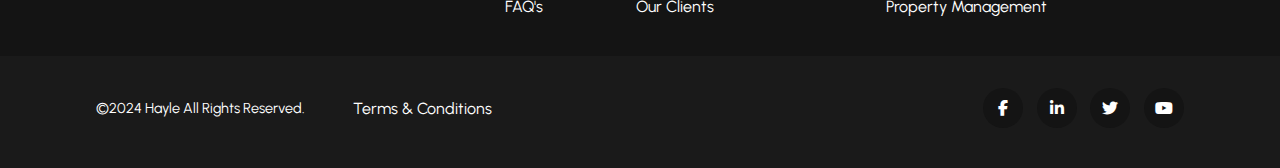
<file: property-details.html>
<!DOCTYPE html>
<html lang="en">
<head>
    <meta charset="UTF-8">
    <meta name="viewport" content="width=device-width, initial-scale=1.0">
    <title>Property-details</title>
    <link rel="stylesheet" href="property-details.css">
    <link rel="stylesheet" href="https://cdnjs.cloudflare.com/ajax/libs/font-awesome/6.5.2/css/all.min.css">
</head>
<body>
    <header>
    <!-- banner section -->
    <div class="banner">
        <div class="close-btn">
                <img src="/images/closeIcon.png" alt="">
            </div>
        <div class="b-details container">
            <p>✨Discover Your Dream Property with Hayle</p>
            <a href="#">Learn More</a>
        </div>

    </div>
    <!-- nav-bar section -->
     <div class="head">
    <div class="hamburger-sign container">
       <i class="fa-solid fa-bars-staggered" data-visible="true"></i>
       <i class="fa-solid fa-close" data-visible="false"></i>
    </div>
     <div class="menu container">
         <div class="logo">
             <a href="index.html"> <img src="/images/logo.png" 
                 alt="logo"></a>
            <a href="index.html"><h2>Hayle Real State</h2></a>
        </div>
        <nav class="menu-links">
           <ul>
                <li><a href="index.html" class="home">Home</a></li>
                <li><a href="/aboutUS.html" >About Us</a></li>
                <li><a href="/property.html">Properties</a></li>
                <li><a href="/services.html">Services</a></li>
            </ul>
        </nav>
        <a href="/contactUs.html"> <button class="contact-btn">Contact Us</button></a>
        <nav class="menu-links mobile-menu">
             <ul class="mobile-menu-ul" data-visible="false">
                <li><a href="/index.html" class="home">Home</a></li>
                <li><a href="/aboutUS.html">About Us</a></li>
                <li><a href="/property.html">Properties</a></li>
                <li><a href="/services.html">Services</a></li>
                <li><a href="/Dev/dev.html">Dev</a></li>
                <a href="contactUs.html"><button class="contactM-btn">Contact Us</button></a>
            </ul>
        </nav>
     </div>
     </div>
   </header>

   <!-- property details section -->
    <section class="property-details container">
                <div class="property-head">
                    <div class="property-title-location">
                        <h4>Seaside Serenity Villa</h4>
                        <div class="location">
                            <i class="fa-solid fa-location-dot"></i>
                            <span>Malibu, California</span>
                        </div>
                    </div>
                    <div class="p-price">
                        <span>Price</span>
                        <p>$1,250,000</p>
                    </div>
                </div>

                <div class="property-box">

                    <div class="upper">
                    <div class="slide-images-sec">
                        <img src="/images/sliderimage-1.png" alt="slider-property-images">
                        <img src="/images/sliderimage-2.png" alt="slider-property-images" class="slide-opacity">
                        <img src="/images/sliderimage-3.png" alt="slider-property-images" class="slide-opacity">
                        <img src="/images/sliderimage-4.png" alt="slider-property-images" class="slide-opacity">
                        <img src="/images/sliderimage-5.png" alt="slider-property-images" class="slide-opacity m-device">
                        <img src="/images/sliderimage-6.png" alt="slider-property-images" class="slide-opacity m-device">
                        <img src="/images/sliderimage-7.png" alt="slider-property-images" class="slide-opacity m-device">
                        <img src="/images/sliderimage-8.png" alt="slider-property-images" class="slide-opacity m-device">
                        <img src="/images/sliderimage-9.png" alt="slider-property-images" class="slide-opacity m-device">
                        
                    </div>

                    <div class="property-images">
                        <img src="/images/p-image1.png" alt="">
                        <img src="/images/p-image2.png" alt="" class="m-device">
                    </div>

                    </div>



                    <div class="slider">
                        <div class="slide-box">
                            <div class="slider-arrows">
                                <i class="fa-solid fas fa-arrow-left"></i>
                            </div>
                            <div class="next-sliders">
                                <div class="next recent"></div>
                                <div class="next"></div>
                                <div class="next"></div>
                                <div class="next"></div>
                                <div class="next"></div>
                                <div class="next"></div>
                            </div>
                             <div class="slider-arrows">
                                <i class="fa-solid fa-arrow-right"></i>
                            </div>     
                        </div>
                    </div>
                </div>
    </section>

    <!-- property description section -->
     <section class="property-des-features container">
        <div class="description-part">
            <div class="description">
                <h4>
                    Description
                </h4>
                <p>Discover your own piece of paradise with the Seaside Serenity Villa. T With an open floor plan, breathtaking ocean views from every room, and direct access to a pristine sandy beach, this property is the epitome of coastal living.</p>
                <div class="inside-descriptions">
                        <div class="inside-description">
                            <div class="bed-room">
                        <img src="/images/bedroom.png" alt="bed-icon">
                        <span>bedroom</span>
                        </div>
                        <p>04</p>
                    
                        </div>


                         <div class="inside-description path-room">
                            <div class="bath-room">
                        <img src="/images/bathrom.png" alt="bath-icon">
                        <span>bathroom</span>
                        </div>
                        <p>03</p>
                    
                        </div>


                         <div class="inside-description area">
                            <div class="Area">
                        <img src="/images/area.png" alt="bed-icon">
                        <span>Area</span>
                        </div>
                        <p>2,500 Square Feet</p>
                    
                        </div>
                </div>
            </div>
        </div>
        <div class="features-part">
            <h4>Key Features and Amenities</h4>
            <div class="features">
                <div class="feature">
                    <i class="fa-solid fa-bolt"></i>
                    <span>Expansive oceanfront terrace for outdoor entertaining</span>
                </div>

                <div class="feature">
                    <i class="fa-solid fa-bolt"></i>
                    <span>Gourmet kitchen with top-of-the-line appliances</span>
                </div>

                <div class="feature">
                    <i class="fa-solid fa-bolt"></i>
                    <span>Private beach access for morning strolls and sunset views</span>
                </div>

                <div class="feature">
                    <i class="fa-solid fa-bolt"></i>
                    <span>Master suite with a spa-inspired bathroom and ocean-facing balcony</span>
                </div>

                <div class="feature">
                    <i class="fa-solid fa-bolt"></i>
                    <span>Private garage and ample storage space</span>
                </div>

                <div class="feature">
                    <i class="fa-solid fa-bolt"></i>
                    <span>Expansive oceanfront terrace for outdoor entertaining</span>
                </div>
            </div>
        </div>
     </section>

     <!-- About One Property Section-->
      <section class="about-property container">
        <div class="left-side">
            <img src="/images/Abstract Design (2).png" alt="">
            <div class="head-left-side">
                <h3>Inquire About Seaside Serenity Villa</h3>
                <p>Interested in this property? Fill out the form below, and our real estate experts will get back to you with more details, including scheduling a viewing and answering any questions you may have.</p>
            </div>
        </div>
        <div class="right-side">
            <form action="">
                <div class="input-label">
                <label for="first-name">First Name</label>
                <input type="text" placeholder="Enter First Name" class="form-input" required>
            </div>

            <div class="input-label">
                <label for="Last-name">Last Name</label>
                <input type="text" placeholder="Enter Last Name" class="form-input" required>
            </div>

                <div class="input-label">
                <label for="email">Email</label>
                <input type="email" placeholder="Enter Your Email" class="form-input" required>
            </div>

            <div class="input-label">
                <label for="phone">Phone</label>
                <input type="text" placeholder="Enter Phone Number" class="form-input" required>
            </div>

            <div class="input-label Selected-pr">
                <i class="fa-solid fa-location-dot"></i>
                <label for="Last-name">Selected Property</label>
                <input type="text" placeholder="Seaside Serenity Villa, Malibu, California" class="form-input" required>
            </div>

            <div class="input-label textarea">
                <label for="Massage">Massage</label>
                <textarea rows="8" placeholder="Write for me"></textarea>
            </div>

            <div class="checkbox">
                    <div class="checkbox-terms-section">
                        <div class="check-box-section">
                        <input type="checkbox" value="">
                        </div>
                    <div class="agree-term">
                       <label for="agree">I agree with <a href="#">Terms of Use</a> and <a href="#">Privacy Policy</a></label>
                    </div>
                </div>
                <div class="btn">
                    <button>Send your Massage</button>
                    </div>
            </div>

            </div>

            </form>
        </div>
      </section>

      <!-- Comprehensive Pricing Details -->
       <section class="Comprehensive-pricing container">
        <img src="/images/Abstract Design (2).png" alt="">
        <div class="pricing">
            <div class="head-pricing">
                <h3>Comprehensive Pricing Details</h3>
                <p>At Hayle, transparency is key. We want you to have a clear understanding of all costs associated with your property investment. Below, we break down the pricing for Seaside Serenity Villa to help you make an informed decision</p>
            </div>

            <!-- princing noted -->
            <div class="pricing-note">
                <div class="note-title">
                    <h3>Note</h3>
                </div>
                <div class="note-description">
                    <p>The figures provided above are estimates and may vary depending on the property, location, and individual circumstances.</p>
                </div>
            </div>


            <div class="pricing-box">
                <div class="left-listing-price">
                    <p>listing Price</p>
                    <span>$1,250,000</span>
                </div>

                <!-- listing price -->
                <div class="right-listing-price">

                    <!-- list 01 -->
                    <div class="pricing-list">
                   <div class="title-tax-fees">
                    <p>Additional Fees</p>
                    <button class="learnmore">Learn More</button>
                   </div>
                   <div class="tax-fee-details">
                        <div class="tax-fee">
                            <p>Property Transfer Tax</p>
                            <div class="taxt-price">
                                <p>$25,000</p>
                                <div class="based-taxt-price">
                                    <span>Based on the sale price and local regulations</span>
                                </div>
                            </div>
                        </div>


                        <div class="tax-fee right-side-taxt">
                            <p>Legal Fees</p>
                            <div class="taxt-price">
                                <p>$3,000</p>
                                <div class="based-taxt-price">
                                    <span>Approximate cost for legal services, including title transfer</span>
                                </div>
                            </div>
                        </div>

                                        
                   </div>

                   <div class="tax-fee-details">
                        <div class="tax-fee">
                            <p>Home Inspection</p>
                            <div class="taxt-price">
                                <p>$500</p>
                                <div class="based-taxt-price">
                                    <span>Recommended for due diligence</span>
                                </div>
                            </div>
                        </div>


                        <div class="tax-fee right-side-taxt">
                            <p>Property Insurance</p>
                            <div class="taxt-price">
                                <p>$1,200</p>
                                <div class="based-taxt-price">
                                    <span>Annual cost for comprehensive property insurance</span>
                                </div>
                            </div>
                        </div>                    
                   </div>

                   <div class="tax-fee">
                            <p>Property Transfer Tax</p>
                            <div class="taxt-price">
                                <p>Varies</p>
                                <div class="based-taxt-price">
                                    <span>If applicable, consult with your lender for specific details</span>
                                </div>
                            </div>
                        </div> 
                </div>


                    <!-- Monthly Text -->
                <div class="pricing-list">
                   <div class="title-tax-fees">
                    <p>Monthly Costs</p>
                    <button class="learnmore">Learn More</button>
                   </div>
                   <div class="tax-fee-details monthly-cost">
                        <div class="tax-fee monthly-text-fee">
                            <p>Property Taxes</p>
                            <div class="taxt-price">
                                <p>$$1,250</p>
                                <div class="based-taxt-price">
                                    <span>Approximate monthly property tax based on the sale price and local rates</span>
                                </div>
                            </div>
                        </div>


                        <div class="tax-fee">
                            <p>Homeowners' Association Fee</p>
                            <div class="taxt-price">
                                <p>$300</p>
                                <div class="based-taxt-price">
                                    <span>Monthly fee for common area maintenance and security</span>
                                </div>
                            </div>
                        </div>                        
                   </div>   
                </div>



                <!-- Total Initial Costs -->
                <div class="pricing-list">
                   <div class="title-tax-fees">
                    <p>Total Initial Costs</p>
                    <button class="learnmore">Learn More</button>
                   </div>
                   <div class="tax-fee-details">
                        <div class="tax-fee">
                            <p>Listing Price</p>
                            <div class="taxt-price">
                                <p>$1,250,000</p>
                                <!-- <div class="based-taxt-price">
                                   
                                </div> -->
                            </div>
                        </div>


                        <div class="tax-fee right-side-taxt">
                            <p>Additional Fees</p>
                            <div class="taxt-price">
                                <p>$29,700</p>
                                <div class="based-taxt-price">
                                    <span>Property transfer tax, legal fees, inspection, insurance</span>
                                </div>
                            </div>
                        </div>

                                        
                   </div>

                   <div class="tax-fee-details Initial-cost">
                        <div class="tax-fee">
                            <p>Down Payment</p>
                            <div class="taxt-price">
                                <p>$250,000</p>
                                <div class="based-taxt-price">
                                    <span>20%</span>
                                </div>
                            </div>
                        </div>


                        <div class="tax-fee right-side-taxt">
                            <p>Mortgage Amount</p>
                            <div class="taxt-price">
                                <p>$1,000,000</p>
                                <div class="based-taxt-price">
                                    <span>If applicable</span>
                                </div>
                            </div>
                        </div>                    
                   </div> 
                </div>



                 <!-- Monthly Expenses -->
                <div class="pricing-list">
                   <div class="title-tax-fees">
                    <p>Monthly Expenses</p>
                    <button class="learnmore">Learn More</button>
                   </div>
                   <div class="tax-fee-details">
                        <div class="tax-fee">
                            <p>Property Taxes</p>
                            <div class="taxt-price">
                                <p>$1,250</p>
                                <!-- <div class="based-taxt-price">
                                   
                                </div> -->
                            </div>
                        </div>


                        <div class="tax-fee right-side-taxt">
                            <p>Homeowners' Association Fee</p>
                            <div class="taxt-price">
                                <p>$300</p>
                                <!-- <div class="based-taxt-price">
                                    <span>Property transfer tax, legal fees, inspection, insurance</span>
                                </div> -->
                            </div>
                        </div>

                                        
                   </div>

                   <div class="tax-fee-details Initial-cost">
                        <div class="tax-fee">
                            <p>Mortgage Payment</p>
                            <div class="taxt-price">
                                <p>Varies based on terms and interest rate</p>
                                <div class="based-taxt-price">
                                    <span>If applicable</span>
                                </div>
                            </div>
                        </div>


                        <div class="tax-fee right-side-taxt">
                            <p>Property Insurance</p>
                            <div class="taxt-price">
                                <p>$100</p>
                                <div class="based-taxt-price">
                                    <span>Approximate monthly cost</span>
                                </div>
                            </div>
                        </div>                    
                   </div> 
                </div>


                </div>
            </div>
        </div>
       </section>

        <!-- Frequently Asked Questions section -->
        <section class="FAQ container">
           <div class="FAQ-Head">
            <img src="/images/Abstract Design (2).png" alt="">
            <h2>Frequently Asked Questions</h2>
            <div class="FAQ-description">
                <p>Find answers to common questions about Hayle's services, property listings, and the real estate process. We're here to provide clarity and assist you every step of the way.</p>
                <button class="View-FAQ FAQ-mobile FAQ-tablet">View All FAQ's</button>
            </div>
           </div>.

           <div class="FAQ-questions">
            <div class="FAQ-question-boxes">
            <div class="FAQ-question-box">
                <h4>How do I search for properties on Hayle?</h4>
                <p>Learn how to use our user-friendly search tools to find properties that match your criteria.</p>
                <button class="read-more">Read More</button>
            </div>

            <!-- Q-box2 -->
            <div class="FAQ-question-box">
                <h4>What documents do I need to sell my property through Hayle?</h4>
                <p>Find out about the necessary documentation for listing your property with us.</p>
                <button class="read-more">Read More</button>
            </div>
            <!-- Q3 -->
            <div class="FAQ-question-box">
                <h4>How can I contact an Hayle agent?</h4>
                <p>Discover the different ways you can get in touch with our experienced agents.</p>
               <button class="read-more">Read More</button>
            </div>
            <div class="FAQ-question-box FQ-tablet FQ-pc">
                <h4>How can I contact an Hayle agent?</h4>
                <p>Discover the different ways you can get in touch with our experienced agents.</p>
               <button class="read-more">Read More</button>
            </div>
            </div>

            <div class="property-count">
                    <button class="v-testominals-btn View-FAQ">View All FAQ's</button>
                    <p class="test-count-pc-1">01 of 10</p>
                <div class="arrows">
                    <div class="arrow">
                        <img src="/images/arrow-1png.png" alt="arrow">
                    </div>
                     <p class="test-count-pc test-count-mobile">01 of 10</p>
                    <div class="arrow">
                        <img src="/images/arrow 2.png" alt="">
                    </div>
                </div>
            </div>
           </div>
             </div>
        </section>

        <!-- star journey section -->
         <section class="start-jorney">
            <div class="journey-section container">
                <div class="journey-heads">
                    <h2>Start Your Real Estate Journey Today</h2>
                    <p>Your dream property is just a click away. Whether you're looking for a new home, a strategic investment, or expert real estate advice, Hayle is here to assist you every step of the way. Take the first step towards your real estate goals and explore our available properties or get in touch with our team for personalized assistance.</p>
                </div>
                <div class="journey-btn">
                    <button>Explore Properties</button>
                </div>
            </div>

         </section>

         <!-- Footer Section -->
          <footer>
            <div class="footer-section container">
                <div class="f-logo-and-chat">
                    <div class="logo">
                    <a href="index.html"><img src="/images/logo.png" alt="f-logo-image"></a>
                   <a href="index.html"><h3>Hayle Real State</h3>
                    </a>
                    </div>
                    <div class="f-chat">
                        <input type="email" placeholder="Enter Your Email">
                        <i class="fa-solid fa-paper-plane sent-icon"></i>
                        <i class="fa-regular fa-envelope email-icon"></i>
                    </div>
                </div>

                <!-- Footer Links -->
                 <div class="footer-links">
                    <div class="f-link">
                        <span>Home</span>
                        <a href="#">Hero Section</a>
                        <a href="#">Features</a>
                        <a href="#">Properties</a>
                        <a href="#">Testimonials</a>
                        <a href="#">FAQ's</a>    
                    </div>

                    <!--  -->
                    <div class="f-link">
                        <span>About Us</span>
                        <a href="#">Our Story</a>
                        <a href="#">Our Works</a>
                        <a href="#">How it Works</a>
                        <a href="#">Our Team</a>
                        <a href="#">Our Clients</a>    
                    </div>
                    <div class="f-link">
                        <span>Properties</span>
                        <a href="#">Portfolio</a>
                        <a href="#">Catagories</a>  
                    </div>

                    <div class="f-link">
                        <span>Services</span>
                        <a href="#">Valuation Mastery</a>
                        <a href="#">Strategic Marketing</a>
                        <a href="#">Negotiation Wizardry</a>
                        <a href="#">Closing Success</a>
                        <a href="#">Property Management</a>    
                    </div>

                    <div class="f-link">
                        <span>Contact Us</span>
                        <a href="#">Contact Form</a>
                        <a href="#">Our Offices</a>  
                    </div>
                 </div>
            </div>
          </footer>

          <!-- Social Icons footer section -->
           <div class="social-icons-footer container">
            <div class="copyright-section"> 
                <p>&copy;2024 Hayle All Rights Reserved.</p>
                <a href="#">Terms & Conditions</a>
            </div>
            <div class="social-media-icons">
                <div class="social-media-icon">
                <i class="fa-brands fa-facebook-f"></i>
                </div>
                <div class="social-media-icon">
                    <i class="fa-brands fab fa-linkedin-in"></i>
                </div>
                <div class="social-media-icon">
                    <i class="fa-brands fab fab fa-twitter"></i>
                </div>
                <div class="social-media-icon">
                   <i class="fa-brands fab fab fab fa-youtube"></i>
                </div>
            </div>
           </div>


           <script>
        const hamburger = document.querySelector('.hamburger-sign');
        const mobileMenu = document.querySelector(".mobile-menu-ul");
        const icons = document.querySelectorAll("i");

        hamburger.addEventListener("click", function (event) {
            const isVisible = mobileMenu.getAttribute('data-visible');
            if (isVisible == "true") {
                // qari hiding
                mobileMenu.setAttribute('data-visible', "false");
                icons[0].setAttribute('data-visible', "true");
                icons[1].setAttribute('data-visible', "false");
            } else if (isVisible == "false") {
                // soo bandhig showing
                mobileMenu.setAttribute('data-visible', "true");
                icons[0].setAttribute('data-visible', "false");
                icons[1].setAttribute('data-visible', "true");
            }
        });
</script>
</body>
</html>
</file>
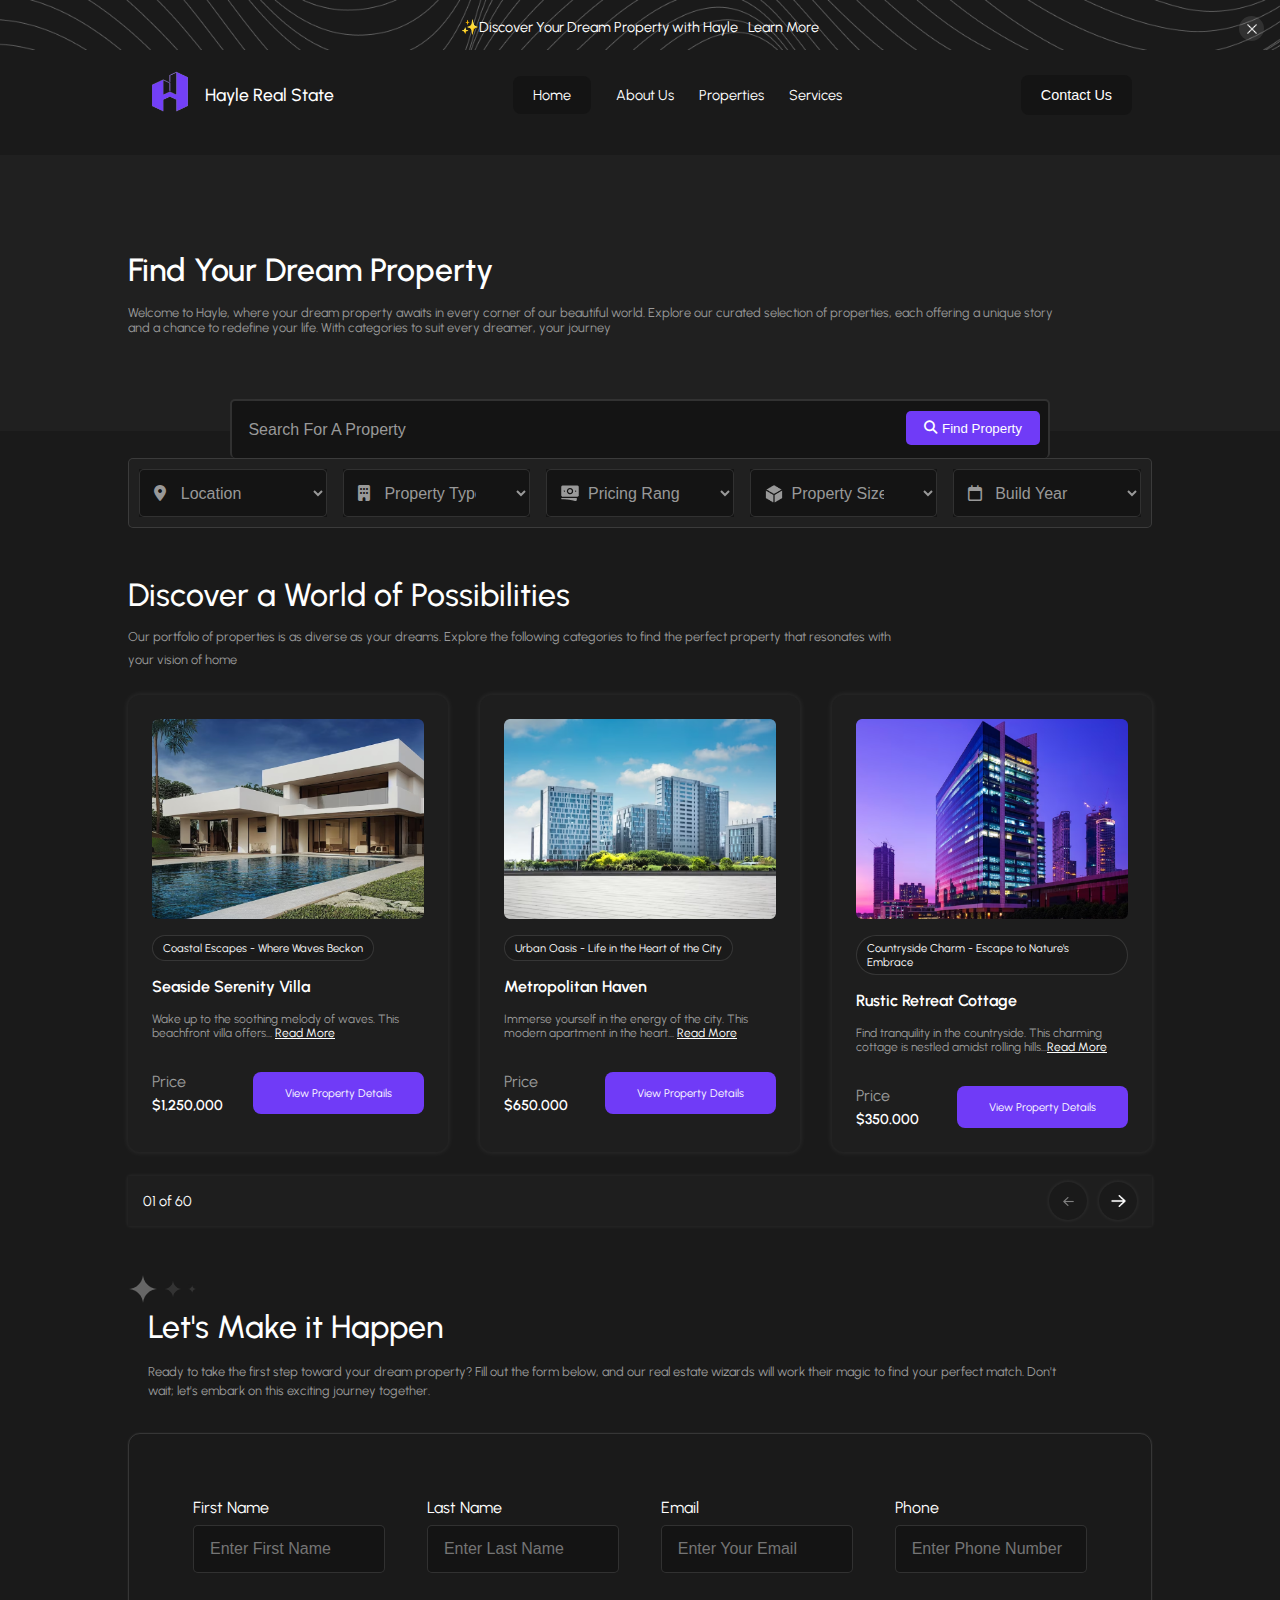
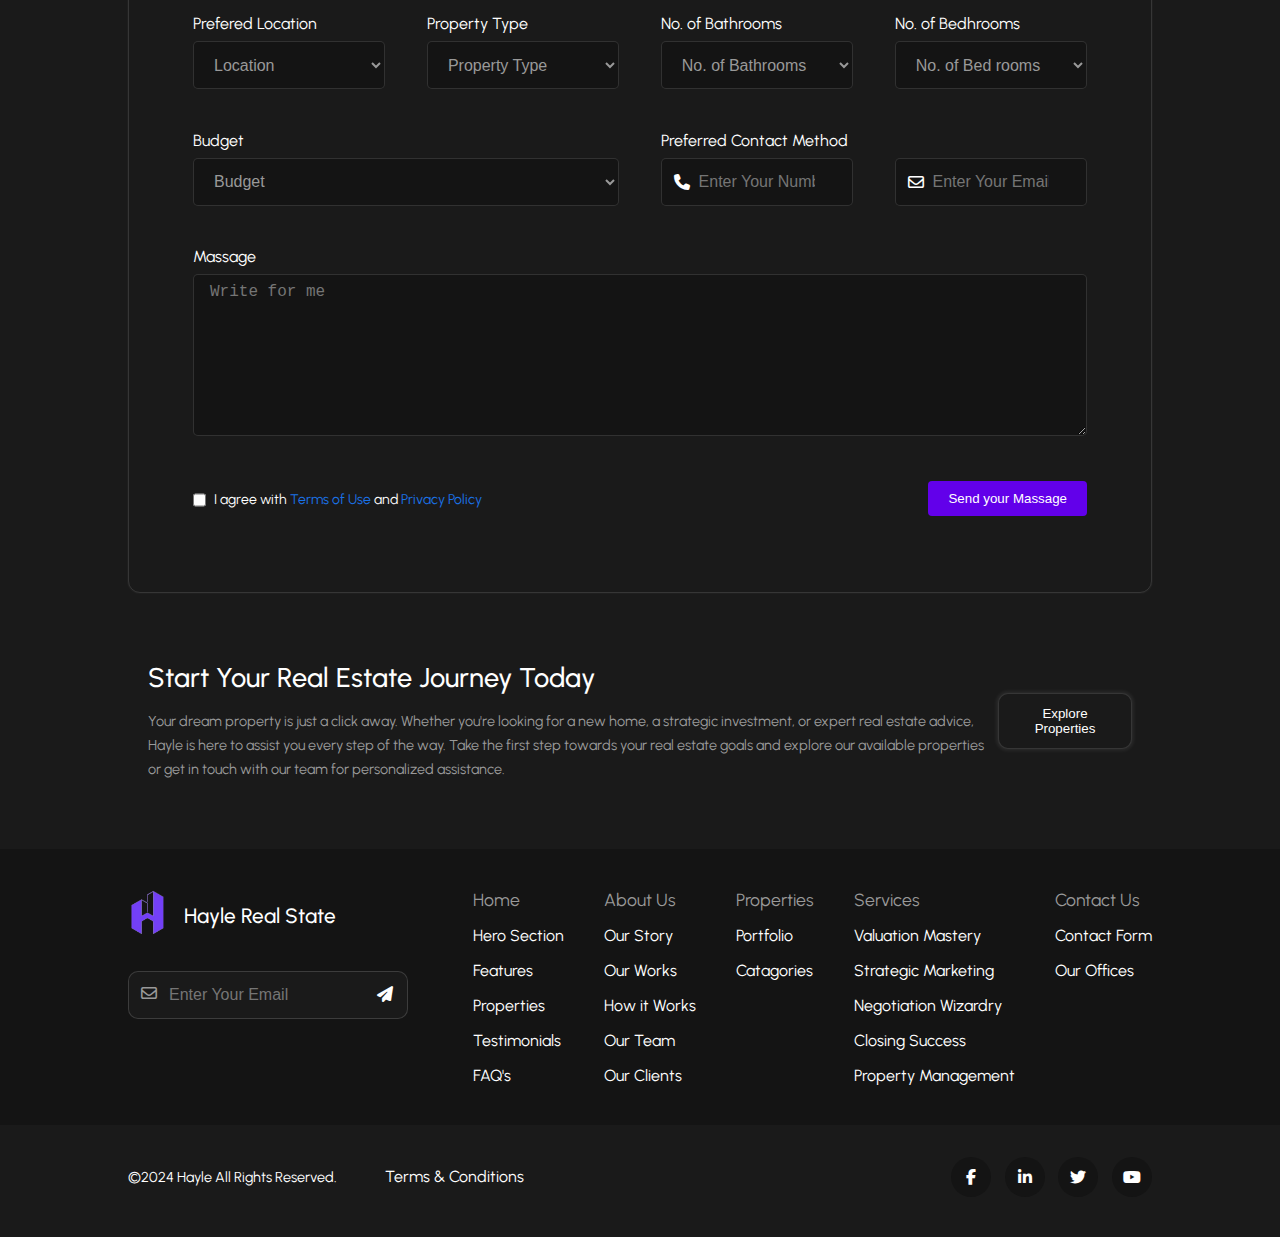
<file: property.html>
<!DOCTYPE html>
<html lang="en">
<head>
    <meta charset="UTF-8">
    <meta name="viewport" content="width=device-width, initial-scale=1.0">
    <title>Find Your Dream Property</title>
    <link rel="stylesheet" href="property.css">
    <link rel="stylesheet" href="https://cdnjs.cloudflare.com/ajax/libs/font-awesome/6.5.2/css/all.min.css">
</head>
<body>
     <header>
    <!-- banner section -->
    <div class="banner">
        <div class="close-btn">
                <img src="/images/closeIcon.png" alt="">
            </div>
        <div class="b-details container">
            <p>✨Discover Your Dream Property with Hayle</p>
            <a href="#">Learn More</a>
        </div>

    </div>
    <!-- nav-bar section -->
     <div class="head">
    <div class="hamburger-sign container">
       <i class="fa-solid fa-bars-staggered" data-visible="true"></i>
       <i class="fa-solid fa-close" data-visible="false"></i>
    </div>
     <div class="menu container">
         <div class="logo">
             <a href="index.html"> <img src="/images/logo.png" 
                 alt="logo"></a>
            <a href="index.html"><h2>Hayle Real State</h2></a>
        </div>
        <nav class="menu-links">
          <ul>
                <li><a href="index.html" class="home">Home</a></li>
                <li><a href="/aboutUS.html" >About Us</a></li>
                <li><a href="/property.html">Properties</a></li>
                <li><a href="/services.html">Services</a></li>
            </ul>
        </nav>
        <a href="/contactUs.html"> <button class="contact-btn">Contact Us</button></a>

        <nav class="menu-links mobile-menu">
             <ul class="mobile-menu-ul" data-visible="false">
                <li><a href="index.html" class="home">Home</a></li>
                <li><a href="/aboutUS.html" >About Us</a></li>
                <li><a href="/property.html">Properties</a></li>
                <li><a href="/services.html">Services</a></li>
                <a href="contactUs.html"><button class="contactM-btn">Contact Us</button></a>
            </ul>
        </nav>
     </div>
     </div>
   </header>

   <!-- hero property section -->
    <section class="hero-bg">
        <div class="hero-section container">
            <h2>Find Your Dream Property</h2>
            <p>Welcome to Hayle, where your dream property awaits in every corner of our beautiful world. Explore our curated selection of properties, each offering a unique story and a chance to redefine your life. With categories to suit every dreamer, your journey </p>
        </div>
         </section>


         <!-- Search-bar-and-category-selection -->
          <section class="search-categories container">
        <div class="search-bar-section">
            <input type="search"  placeholder="Search For A Property">
            <button class="search-btn"><i class="fa-solid fa-magnifying-glass"></i>Find Property</button>
        </div>
        <div class="categories">

            <!-- category 01 -->
                <div class="category">
                    <i class="fa-solid fa-location-dot"></i>
                <select id="Location">
                     <option value="" disabled selected hidden>Location</option>
                    <option value="development">Mogadishu</option>
                    <option value="design">Hargaysa</option>
                    <option value="sales">Kismaayo</option>
                    <option value="sales">Marka</option>
                    <option value="sales">Beledwayne</option>
                </select>
                </div>

                 <!-- category 02 -->
                 <div class="category">
                      <i class="fa-solid fa-building"></i>
                <select id="Location">
                     <option value="" disabled selected hidden>Property Type</option>
                    <option value="Residential Property">Residential Property</option>
                    <option value="Mixed-Use Property">Mixed-Use Property</option>
                    <option value="Special Purpose Property">Special Purpose Property</option>
                    <option value="Recreational Property">Recreational Property</option>
                    <option value="Hospitality Property">Hospitality Property</option>
                </select>
                </div>

                 <!-- category 03 -->
                 <div class="category">
                      <img src="/images/pricing-icon.png" alt="">
                <select id="Location">
                     <option value="" disabled selected hidden>Pricing Range</option>
                    <option value="$1,500,000">$1,500,000</option>
                    <option value="$100,000">$100,000</option>
                    <option value="$70,000">$70,000</option>
                    <option value="$50,000">$50,000</option>
                    <option value="$30,000">$30,000</option>
                </select>
                </div>
                 <!-- category 04 -->
                 <div class="category">
                      
                    <img src="/images/Propert-size.png" alt="">
                <select id="Location">
                     <option value="" disabled selected hidden>Property Size</option>
                    <option value="Up to 5,000 square feet">Up to 5,000 square feet</option>
                    <option value="5,000 to 10,000 square feet">5,000 to 10,000 square feet</option>
                    <option value="10,000 to 20,000 square feet">10,000 to 20,000 square feet</option>
                    <option value="1 to 5 acres">1 to 5 acres</option>
                    <option value="10 to 50 acres">10 to 50 acres</option>
                </select>
                </div>

                 <!-- category 05 -->
                 <div class="category">
                     <i class="fa-regular fa-calendar"></i>
                <select id="Location">
                     <option value="" disabled selected hidden>Build Year</option>
                    <option value="2000-2005">2000-2005</option>
                    <option value="2006-2010">2006-2010</option>
                    <option value="2011-2015">2011-2015</option>
                    <option value="2016-2020">2016-2020</option>
                    <option value="2021-2024">2021-2024</option>
                </select>
                </div>
        </div>
    </section>


      <!-- features properties -->
      <section>
        <div class="featured-property container">
            <div class="property-quo">
                <h2>Discover a World of Possibilities</h2>
                <div class="p">
                <p>Our portfolio of properties is as diverse as your dreams. Explore the following categories to find the perfect property that resonates with <br> your vision of home</p>
                </div>
            </div>
            <div class="properties">

                <!-- property 01 -->
            <div class="property mobile-device">
                <img src="/images/property image 1.png" alt="property-image">
                <p class="property-des-1">Coastal Escapes - Where Waves Beckon</p>
                <h4 class="propert-title">Seaside Serenity Villa</h4>
                <p class="property-description">Wake up to the soothing melody of waves. This beachfront villa offers... <span>Read More</span></p>
                <div class="property-price-view">
                    <div class="p-price">
                        <span>Price</span>
                       <p>$1,250,000</p>
                    </div>
                    <a href="/property-details.html" class="view-details">View Property Details</a>
                </div>
            </div>

            <!-- property 02 -->
            <div class="property mobile-device">
                <img src="/images/Image (1).png" alt="property-image">
                <p class="property-des-1">Urban Oasis - Life in the Heart of the City</p>
                <h4 class="propert-title">Metropolitan Haven</h4>
                <p class="property-description">Immerse yourself in the energy of the city. This modern apartment in the heart... <span>Read More</span></p>
                <div class="property-price-view">
                    <div class="p-price">
                        <span>Price</span>
                        <p>$650.000</p>
                    </div>
                    <a href="/property-details.html" class="view-details">View Property Details</a>
                </div>
            </div>
            <!-- property 03 -->
            <div class="property">
                <img src="/images/Image (2).png" alt="property-image">
                <p class="property-des-1">Countryside Charm - Escape to Nature's Embrace</p>
                <h4 class="propert-title">Rustic Retreat Cottage</h4>
                <p class="property-description">Find tranquility in the countryside. This charming cottage is nestled amidst rolling hills...<span>Read More</span></p>
                <div class="property-price-view">
                    <div class="p-price">
                        <span>Price</span>
                        <p>$350.000</p>
                    </div>
                   <a href="/property-details.html" class="view-details">View Property Details</a>
                </div>
            </div>

            </div>
            <div class="property-count">
                <p>01 of 60</p>
                <div class="arrows">
                    <div class="arrow">
                        <img src="/images/arrow-1png.png" alt="arrow">
                        
                    </div>
                    <div class="arrow">
                        <img src="/images/arrow 2.png" alt="">
                    </div>
                </div>
            </div>
        </div>
      </section>


    <!-- Property form -->
      <section class="property-form container">
        <div class="top-section">
            <img src="/images/Abstract Design (2).png" alt="">
            <div class="inside-top">
                <h2>Let's Make it Happen</h2>
                <p>Ready to take the first step toward your dream property? Fill out the form below, and our real estate wizards will work their magic to find your perfect match. Don't wait; let's embark on this exciting journey together.</p>
            </div>
        </div>
            <!-- form section -->
        <form action="property">
            <div class="form-group">
            <!-- frist Name -->
            <div class="input-label">
                <label for="first-name">First Name</label>
                <input type="text" placeholder="Enter First Name" class="form-input" required>
            </div>
            <!-- last Name -->
            <div class="input-label">
                <label for="last-name">Last Name</label>
                <input type="text" placeholder="Enter Last Name" class="form-input" required>
            </div>

            <!-- Email -->
             <div class="input-label">
                <label for="Email">Email</label>
                <input type="email" placeholder="Enter Your Email" class="form-input" required>
            </div>
            <!-- phone -->
             <div class="input-label">
                <label for="phone">Phone</label>
                <input type="text" placeholder="Enter Phone Number" class="form-input" required>
            </div>

             <!-- prefered location -->
                <div class="input-label">
                    <label for="location">Prefered Location</label>
                <select id="Location">
                    <option value="" disabled selected hidden>Location</option>
                    <option value="Mogadishu">Mogadishu</option>
                    <option value="Garoowe">Garoowe</option>
                    <option value="Hargaysa">Hargaysa</option>
                    <option value="Kismaayo">Kismaayo</option>
                    <option value="Marka">Marka</option>
                    <option value="Beledwayne">Beledwayne</option>
                    <option value="Garoowe">Bosaaso</option>
                </select>
                </div>

                <!-- Property Type  -->
                 <div class="input-label">
                    <label for="property-type">Property Type</label>
                <select id="property-type">
                     <option value="" disabled selected hidden>Property Type</option>
                    <option value="Residential Property">Residential Property</option>
                    <option value="Mixed-Use Property">Mixed-Use Property</option>
                    <option value="Special Purpose Property">Special Purpose Property</option>
                    <option value="Recreational Property">Recreational Property</option>
                    <option value="Hospitality Property">Hospitality Property</option>
                </select>
                </div>


                 <!-- No. of bathrooms  -->
                 <div class="input-label">
                    <label for="property-type">No. of Bathrooms</label>
                <select id="property-type">
                     <option value="" disabled selected hidden>No. of Bathrooms</option>
                  <option value="02">02 Bathrooms</option>
                  <option value="03">03 Bathrooms</option>
                  <option value="04">04 Bathrooms</option>
                  <option value="05">05 Bathrooms</option>
                  <option value="06">06 Bathrooms</option>
                  <option value="07">07 Bathrooms</option>
                </select>
                </div>

                <!-- No. of bedrooms  -->
                 <div class="input-label">
                    <label for="property-type">No. of Bedhrooms</label>
                <select id="property-type">
                     <option value="" disabled selected hidden>No. of Bed rooms</option>
                  <option value="02">02 Bedrooms</option>
                  <option value="03">03 Bedrooms</option>
                  <option value="04">04 Bedooms</option>
                  <option value="05">05 Bedrooms</option>
                  <option value="06">06 Bedrooms</option>
                  <option value="07">07 Bedrooms</option>
                </select>
                </div>

                  <!-- budget  -->
                 <div class="input-label budget">
                    <label for="property-type">Budget</label>
                <select id="property-type">
                     <option value="" disabled selected hidden>Budget</option>
                  <option value="10,000">$10,000</option>
                  <option value="20,000">$20,000</option>
                  <option value="30,000">$30,000</option>
                  <option value="40,000">$40,000</option>
                  <option value="50,000">$50,000</option>
                  <option value="100,000">$100,000</option>
                  <option value="500,000">$500,000</option>

                </select>
                </div>

                <!-- phone -->
             <div class="input-label">
                <i class="fa-solid fa-phone"></i>
                <label for="phone">Preferred Contact Method</label>
                <input type="text" placeholder="Enter Your Number" class="form-input p-phone-number" required>
            </div>

              <!-- Email -->
             <div class="input-label">
                 <i class="fa-regular fa-envelope"></i>
                <label for="Email" style="color: #1A1A1A;"> Email</label>
                <input type="email" placeholder="Enter Your Email" class="form-input p-phone-number" required>
            </div>

             <!-- Massage -->
             <div class="input-label textarea">
                <label for="Massage">Massage</label>
                <textarea rows="8" placeholder="Write for me"></textarea>
            </div>
            </div>
            
            <div class="checkbox">
                    <div class="checkbox-terms-section">
                        <div class="check-box-section">
                        <input type="checkbox" value="">
                        </div>
                    <div class="agree-term">
                       <label for="agree">I agree with <a href="#">Terms of Use</a> and <a href="#">Privacy Policy</a></label>
                    </div>
                </div>
                    <button>Send your Massage</button>
            </div>

        </form>
      </section>


           <!-- star journey section -->
         <section class="start-jorney">
            <div class="journey-section container">
                <div class="journey-heads">
                    <h2>Start Your Real Estate Journey Today</h2>
                    <p>Your dream property is just a click away. Whether you're looking for a new home, a strategic investment, or expert real estate advice, Hayle is here to assist you every step of the way. Take the first step towards your real estate goals and explore our available properties or get in touch with our team for personalized assistance.</p>
                </div>
                <div class="journey-btn">
                    <button>Explore Properties</button>
                </div>
            </div>

         </section>

         <!-- Footer Section -->
          <footer>
            <div class="footer-section container">
                <div class="f-logo-and-chat">
                    <div class="logo">
                    <a href="index.html"><img src="/images/logo.png" alt="f-logo-image"></a>
                   <a href="index.html"><h3>Hayle Real State</h3>
                    </a>
                    </div>
                    <div class="f-chat">
                        <input type="email" placeholder="Enter Your Email">
                        <i class="fa-solid fa-paper-plane sent-icon"></i>
                        <i class="fa-regular fa-envelope email-icon"></i>
                    </div>
                </div>

                <!-- Footer Links -->
                 <div class="footer-links">
                    <div class="f-link">
                        <span>Home</span>
                        <a href="#">Hero Section</a>
                        <a href="#">Features</a>
                        <a href="#">Properties</a>
                        <a href="#">Testimonials</a>
                        <a href="#">FAQ's</a>    
                    </div>

                    <!--  -->
                    <div class="f-link">
                        <span>About Us</span>
                        <a href="#">Our Story</a>
                        <a href="#">Our Works</a>
                        <a href="#">How it Works</a>
                        <a href="#">Our Team</a>
                        <a href="#">Our Clients</a>    
                    </div>
                    <div class="f-link">
                        <span>Properties</span>
                        <a href="#">Portfolio</a>
                        <a href="#">Catagories</a>  
                    </div>

                    <div class="f-link">
                        <span>Services</span>
                        <a href="#">Valuation Mastery</a>
                        <a href="#">Strategic Marketing</a>
                        <a href="#">Negotiation Wizardry</a>
                        <a href="#">Closing Success</a>
                        <a href="#">Property Management</a>    
                    </div>

                    <div class="f-link">
                        <span>Contact Us</span>
                        <a href="#">Contact Form</a>
                        <a href="#">Our Offices</a>  
                    </div>
                 </div>
            </div>
          </footer>

          <!-- Social Icons footer section -->
           <div class="social-icons-footer container">
            <div class="copyright-section"> 
                <p>&copy;2024 Hayle All Rights Reserved.</p>
                <a href="#">Terms & Conditions</a>
            </div>
            <div class="social-media-icons">
                <div class="social-media-icon">
                <i class="fa-brands fa-facebook-f"></i>
                </div>
                <div class="social-media-icon">
                    <i class="fa-brands fab fa-linkedin-in"></i>
                </div>
                <div class="social-media-icon">
                    <i class="fa-brands fab fab fa-twitter"></i>
                </div>
                <div class="social-media-icon">
                   <i class="fa-brands fab fab fab fa-youtube"></i>
                </div>
            </div>
           </div>
    <script>
        const hamburger = document.querySelector('.hamburger-sign');
        const mobileMenu = document.querySelector(".mobile-menu-ul");
        const icons = document.querySelectorAll("i");

        hamburger.addEventListener("click", function (event) {
            const isVisible = mobileMenu.getAttribute('data-visible');
            if (isVisible == "true") {
                // qari hiding
                mobileMenu.setAttribute('data-visible', "false");
                icons[0].setAttribute('data-visible', "true");
                icons[1].setAttribute('data-visible', "false");
            } else if (isVisible == "false") {
                // soo bandhig showing
                mobileMenu.setAttribute('data-visible', "true");
                icons[0].setAttribute('data-visible', "false");
                icons[1].setAttribute('data-visible', "true");
            }
        });
</script>
</body>
</html>
</file>
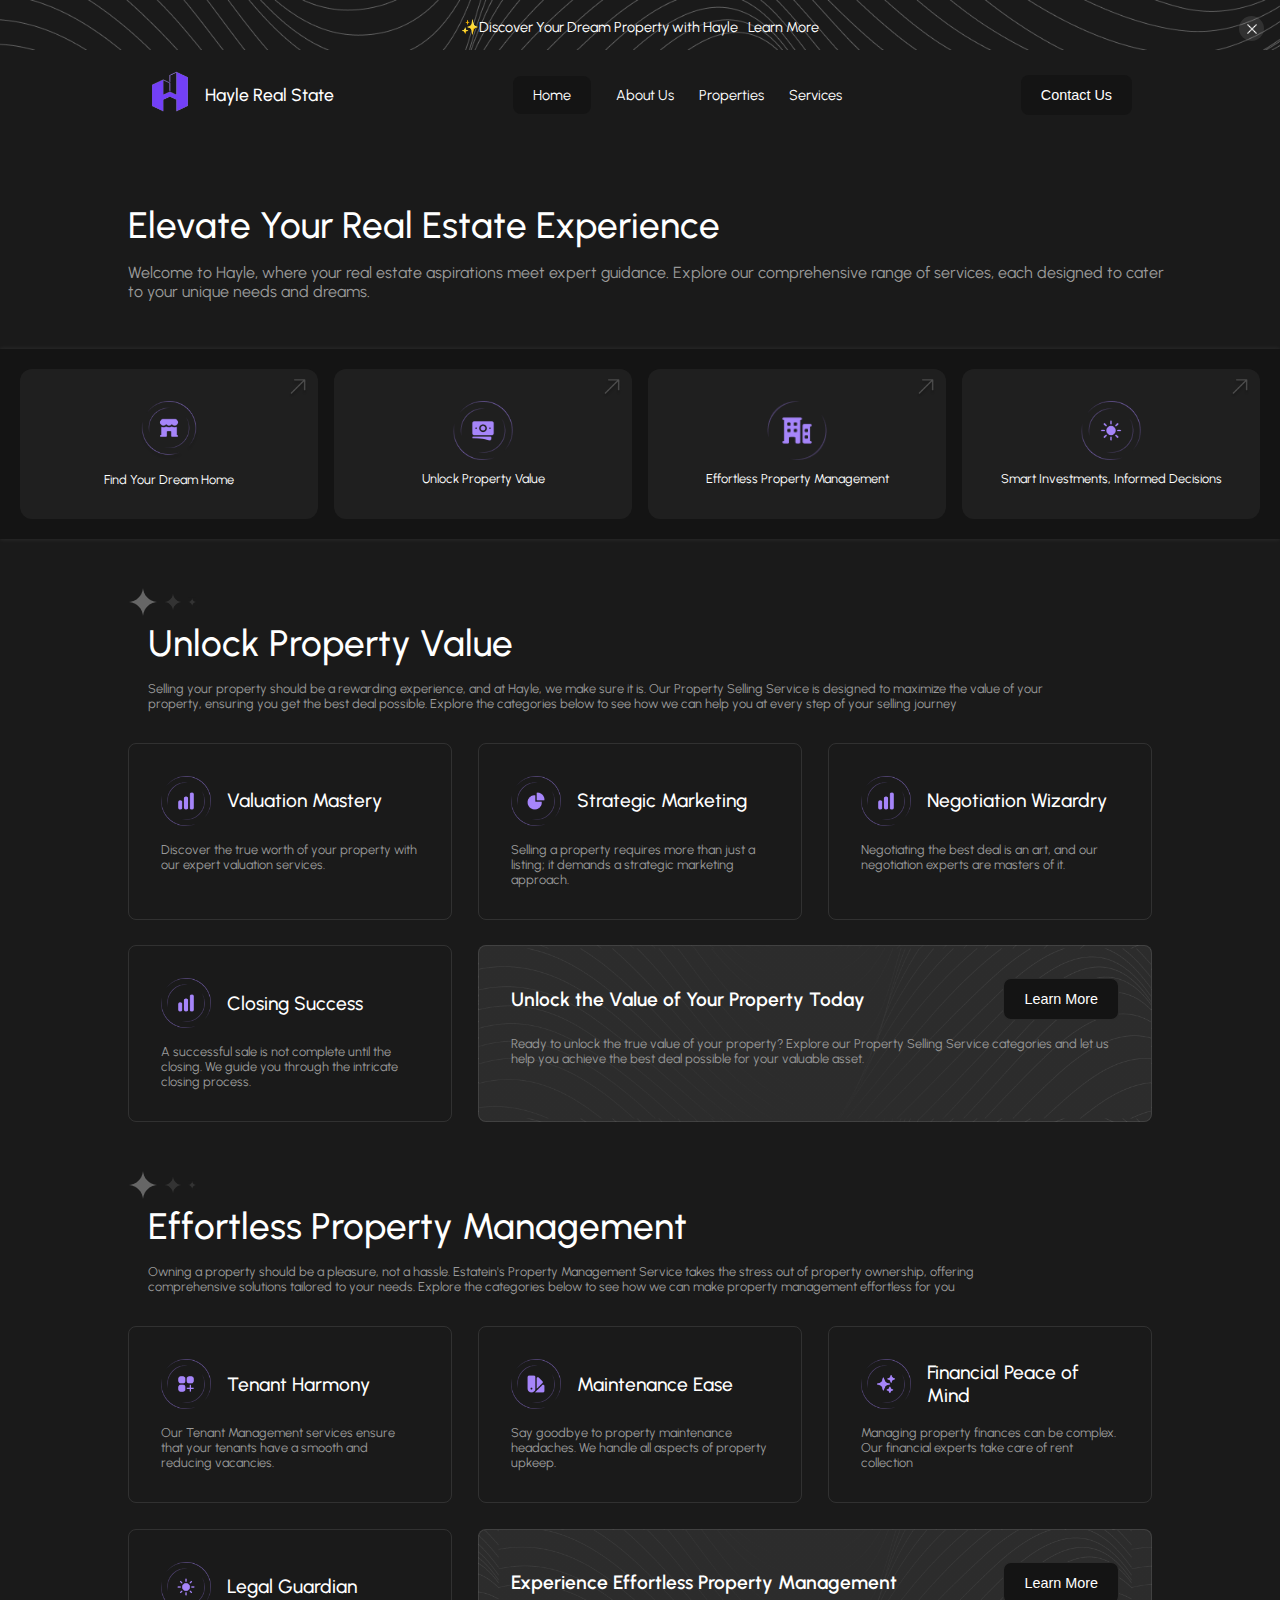
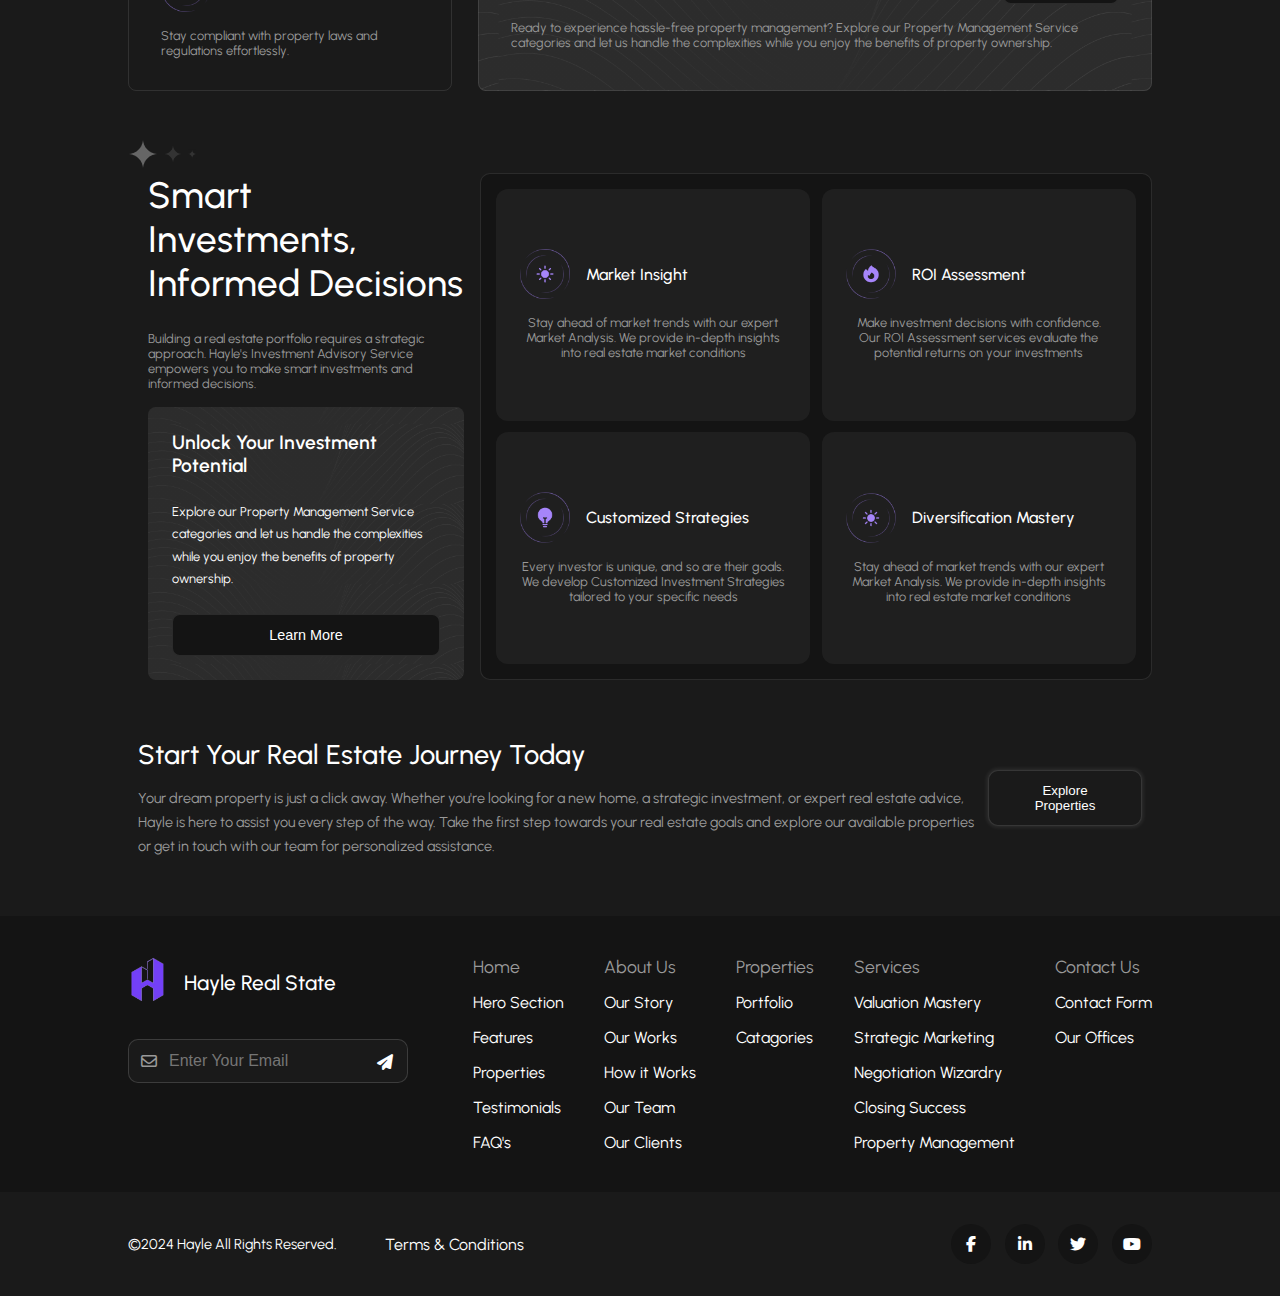
<file: services.html>
<!DOCTYPE html>
<html lang="en">
<head>
    <meta charset="UTF-8">
    <meta name="viewport" content="width=device-width, initial-scale=1.0">
    <title>Our Services</title>
    <link rel="stylesheet" href="services.css">
    <link rel="stylesheet" href="https://cdnjs.cloudflare.com/ajax/libs/font-awesome/6.5.2/css/all.min.css">
</head>
<body>
   <header>
    <!-- banner section -->
    <div class="banner">
        <div class="close-btn">
                <img src="/images/closeIcon.png" alt="">
            </div>
        <div class="b-details container">
            <p>✨Discover Your Dream Property with Hayle</p>
            <a href="#">Learn More</a>
        </div>

    </div>
    <!-- nav-bar section -->
     <div class="head">
    <div class="hamburger-sign container">
       <i class="fa-solid fa-bars-staggered" data-visible="true"></i>
       <i class="fa-solid fa-close" data-visible="false"></i>
    </div>
     <div class="menu container">
        <div class="logo">
             <a href="index.html"> <img src="/images/logo.png" 
                 alt="logo"></a>
            <a href="index.html"><h2>Hayle Real State</h2></a>
        </div>
        <nav class="menu-links">
            <ul>
                <li><a href="index.html" class="home">Home</a></li>
                <li><a href="/aboutUS.html" >About Us</a></li>
                <li><a href="/property.html">Properties</a></li>
                <li><a href="/services.html">Services</a></li>
            </ul>
        </nav>
        <a href="/contactUs.html"><button class="contact-btn">Contact Us</button></a>

        <nav class="menu-links mobile-menu">
           <ul class="mobile-menu-ul" data-visible="false">
                <li><a href="index.html" class="home">Home</a></li>
                <li><a href="/aboutUS.html" >About Us</a></li>
                <li><a href="/property.html">Properties</a></li>
                <li><a href="/services.html">Services</a></li>
                <a href="contactUs.html"><button class="contactM-btn">Contact Us</button></a>
            </ul>
        </nav>
     </div>
     </div>
   </header>


   <!-- services hero section -->
    <section class="evaluate container">
        <h2>Elevate Your Real Estate Experience</h2>
        <p>Welcome to Hayle, where your real estate aspirations meet expert guidance. Explore our comprehensive range of services, each designed to cater to your unique needs and dreams.</p>
    </section>

    <!-- sub-container -->
     <section class="sub-container">
        <div class="box">
            <img src="/images/arrow icon431.png" alt="icon" class="arrow-icon">
            <img src="/images/Icon Container.png" alt="icon-container">
            <p>Find Your Dream Home</p>

        </div>
         <div class="box">
            <img src="/images/arrow icon431.png" alt="icon" class="arrow-icon">
            <img src="/images/Icon Container 2png.png" alt="icon-container">
            <p>Unlock Property Value</p>

        </div>
         <div class="box">
            <img src="/images/arrow icon431.png" alt="icon" class="arrow-icon">
            <img src="/images//Container3.png" alt="icon-container">
            <p>Effortless Property Management</p>

        </div>
         <div class="box">
            <img src="/images/arrow icon431.png" alt="icon" class="arrow-icon">
            <img src="/images/Icon Container 4.png" alt="icon-container">
            <p>Smart Investments, Informed Decisions</p>

        </div>
     </section>

     <!-- unlock property  value -->

     <section class="service container">
        <div class="head">
            <img src="/images/Abstract Design (2).png" alt="">
            <div class="head-value-deta">
            <h2>Unlock Property Value</h2>
            <p>Selling your property should be a rewarding experience, and at Hayle, we make sure it is. Our Property Selling Service is designed to maximize the value of your property, ensuring you get the best deal possible. Explore the categories below to see how we can help you at every step of your selling journey</p>
            </div>
        </div>

        <div class="services-box">
            <div class="service-box">
                <div class="upper">
                    <img src="/images/services icon-1png.png" alt="">
                    <h3>Valuation Mastery</h3>
                </div>
                <p>Discover the true worth of your property with our expert valuation services.</p>
            </div>

            <div class="service-box">
                <div class="upper">
                    <img src="/images/services icon-2.png" alt="">
                    <h3>Strategic Marketing</h3>
                </div>
                <p>Selling a property requires more than just a listing; it demands a strategic marketing approach.</p>
            </div>

            <div class="service-box">
                <div class="upper">
                    <img src="/images/services icon-1png.png" alt="">
                    <h3>Negotiation Wizardry</h3>
                </div>
                <p>Negotiating the best deal is an art, and our negotiation experts are masters of it.</p>
            </div>

            <div class="service-box">
                <div class="upper">
                    <img src="/images/services icon-1png.png" alt="">
                    <h3>Closing Success</h3>
                </div>
                <p>A successful sale is not complete until the closing. We guide you through the intricate closing process.</p>
            </div>

            <div class="service-box box-5">
                <div class="upper">
                    <h3>Unlock the Value of Your Property Today</h3>
                    <button>Learn More</button>
                </div>
                <p>Ready to unlock the true value of your property? Explore our Property Selling Service categories and let us help you achieve the best deal possible for your valuable asset.</p>
            </div>

            
        </div>
     </section>

     <!-- Effortless Property Management -->

     <section class="service container">
        <div class="head">
            <img src="/images/Abstract Design (2).png" alt="">
            <div class="head-value-deta">
            <h2>Effortless Property Management  </h2>
            <p>Owning a property should be a pleasure, not a hassle. Estatein's Property Management Service takes the stress out of property ownership, offering comprehensive solutions tailored to your needs. Explore the categories below to see how we can make property management effortless for you</p>
            </div>
        </div>

        <div class="services-box">
            <div class="service-box">
                <div class="upper">
                    <img src="/images/services icon-5.png" alt="">
                    <h3>Tenant Harmony</h3>
                </div>
                <p>Our Tenant Management services ensure that your tenants have a smooth and reducing vacancies.</p>
            </div>

            <div class="service-box">
                <div class="upper">
                    <img src="/images/services icon-6.png" alt="">
                    <h3>Maintenance Ease</h3>
                </div>
                <p>Say goodbye to property maintenance headaches. We handle all aspects of property upkeep.</p>
            </div>

            <div class="service-box">
                <div class="upper">
                    <img src="/images/services icon-7.png" alt="">
                    <h3>Financial Peace of Mind</h3>
                </div>
                <p>Managing property finances can be complex. Our financial experts take care of rent collection</p>
            </div>

            <div class="service-box">
                <div class="upper">
                    <img src="/images/services icon-8.png" alt="">
                    <h3>Legal Guardian</h3>
                </div>
                <p>Stay compliant with property laws and regulations effortlessly.</p>
            </div>

            <div class="service-box box-5">
                <div class="upper">
                    <h3>Experience Effortless Property Management</h3>
                    <button>Learn More</button>
                </div>
                <p>Ready to experience hassle-free property management? Explore our Property Management Service categories and let us handle the complexities while you enjoy the benefits of property ownership.</p>
            </div>    
        </div>
     </section>


        <!-- Smart Investments, Informed Decisions -->
         <section class="smart-investment container">
            <img src="/images/Abstract Design (2).png" alt="">
            <div class="smart">
                <div class="left">
                    <div class="left-upper">
                        <h3>Smart Investments, Informed Decisions</h3>
                        <p>Building a real estate portfolio requires a strategic approach. Hayle's Investment Advisory Service empowers you to make smart investments and informed decisions.</p>
                    </div>
                    <div class="left-bottom">
                        <h4>Unlock Your Investment Potential</h4>
                        <p>Explore our Property Management Service categories and let us handle the complexities while you enjoy the benefits of property ownership.</p>
                        <button>Learn More</button>
                    </div>
                </div>
                <div class="smart-right">
                    <div class="box">
                        <div class="upper-box">
                            <img src="/images/services icon-8.png" alt="">
                            <h3>Market Insight</h3>
                        </div>
                        <p>Stay ahead of market trends with our expert Market Analysis. We provide in-depth insights into real estate market conditions</p>
                    </div>


                    <!-- box--2 -->
                     <div class="box">
                        <div class="upper-box">
                            <img src="/images/services icon-9.png" alt="">
                            <h3>ROI Assessment</h3>
                        </div>
                        <p>Make investment decisions with confidence. Our ROI Assessment services evaluate the potential returns on your investments</p>
                    </div>


                    <!-- box--3 -->
                     <div class="box">
                        <div class="upper-box">
                            <img src="/images/services icon-10.png" alt="">
                            <h3>Customized Strategies</h3>
                        </div>
                        <p>Every investor is unique, and so are their goals. We develop Customized Investment Strategies tailored to your specific needs</p>
                    </div>

                    <!-- box-4 -->
                     <div class="box">
                        <div class="upper-box">
                            <img src="/images/services icon-11.png" alt="">
                            <h3>Diversification Mastery</h3>
                        </div>
                        <p>Stay ahead of market trends with our expert Market Analysis. We provide in-depth insights into real estate market conditions</p>
                    </div>
                </div>
            </div>

         </section>


          <!-- star journey section -->
         <section class="start-jorney">
            <div class="journey-section container">
                <div class="journey-heads">
                    <h2>Start Your Real Estate Journey Today</h2>
                    <p>Your dream property is just a click away. Whether you're looking for a new home, a strategic investment, or expert real estate advice, Hayle is here to assist you every step of the way. Take the first step towards your real estate goals and explore our available properties or get in touch with our team for personalized assistance.</p>
                </div>
                <div class="journey-btn">
                    <button>Explore Properties</button>
                </div>
            </div>

         </section>

         <!-- Footer Section -->
          <footer>
            <div class="footer-section container">
                <div class="f-logo-and-chat">
                    <div class="logo">
                    <a href="index.html"><img src="/images/logo.png" alt="f-logo-image"></a>
                   <a href="index.html"><h3>Hayle Real State</h3>
                    </a>
                    </div>
                    <div class="f-chat">
                        <input type="email" placeholder="Enter Your Email">
                        <i class="fa-solid fa-paper-plane sent-icon"></i>
                        <i class="fa-regular fa-envelope email-icon"></i>
                    </div>
                </div>

                <!-- Footer Links -->
                 <div class="footer-links">
                    <div class="f-link">
                        <span>Home</span>
                        <a href="#">Hero Section</a>
                        <a href="#">Features</a>
                        <a href="#">Properties</a>
                        <a href="#">Testimonials</a>
                        <a href="#">FAQ's</a>    
                    </div>

                    <!--  -->
                    <div class="f-link">
                        <span>About Us</span>
                        <a href="#">Our Story</a>
                        <a href="#">Our Works</a>
                        <a href="#">How it Works</a>
                        <a href="#">Our Team</a>
                        <a href="#">Our Clients</a>    
                    </div>
                    <div class="f-link">
                        <span>Properties</span>
                        <a href="#">Portfolio</a>
                        <a href="#">Catagories</a>  
                    </div>

                    <div class="f-link">
                        <span>Services</span>
                        <a href="#">Valuation Mastery</a>
                        <a href="#">Strategic Marketing</a>
                        <a href="#">Negotiation Wizardry</a>
                        <a href="#">Closing Success</a>
                        <a href="#">Property Management</a>    
                    </div>

                    <div class="f-link">
                        <span>Contact Us</span>
                        <a href="#">Contact Form</a>
                        <a href="#">Our Offices</a>  
                    </div>
                 </div>
            </div>
          </footer>

          <!-- Social Icons footer section -->
           <div class="social-icons-footer container">
            <div class="copyright-section"> 
                <p>&copy;2024 Hayle All Rights Reserved.</p>
                <a href="#">Terms & Conditions</a>
            </div>
            <div class="social-media-icons">
                <div class="social-media-icon">
                <i class="fa-brands fa-facebook-f"></i>
                </div>
                <div class="social-media-icon">
                    <i class="fa-brands fab fa-linkedin-in"></i>
                </div>
                <div class="social-media-icon">
                    <i class="fa-brands fab fab fa-twitter"></i>
                </div>
                <div class="social-media-icon">
                   <i class="fa-brands fab fab fab fa-youtube"></i>
                </div>
            </div>
           </div>





            <!-- Javascript -->
      <script>
        const hamburger = document.querySelector('.hamburger-sign');
        const mobileMenu = document.querySelector(".mobile-menu-ul");
        const icons = document.querySelectorAll("i");

        hamburger.addEventListener("click", function (event) {
            const isVisible = mobileMenu.getAttribute('data-visible');
            if (isVisible == "true") {
                // qari hiding
                mobileMenu.setAttribute('data-visible', "false");
                icons[0].setAttribute('data-visible', "true");
                icons[1].setAttribute('data-visible', "false");
            } else if (isVisible == "false") {
                // soo bandhig showing
                mobileMenu.setAttribute('data-visible', "true");
                icons[0].setAttribute('data-visible', "false");
                icons[1].setAttribute('data-visible', "true");
            }
        });
</script>
</body>
</html>
</file>
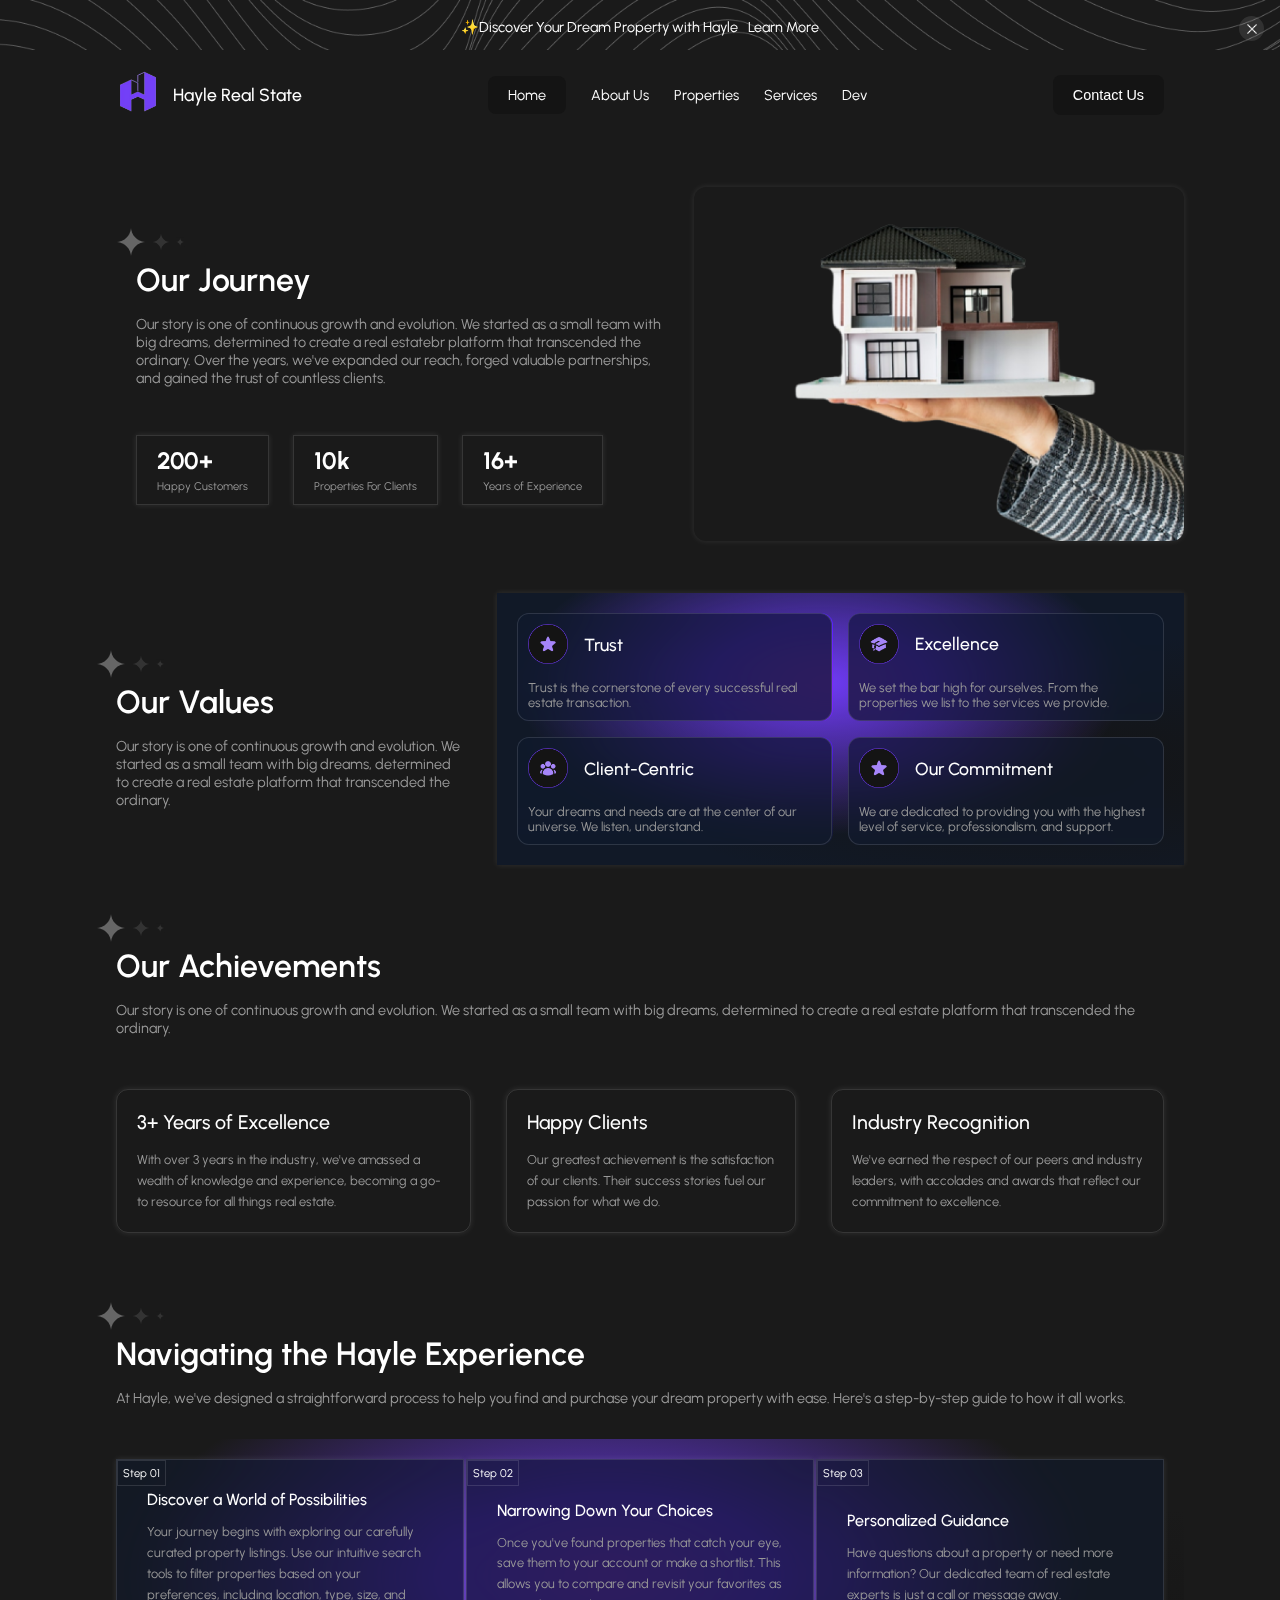
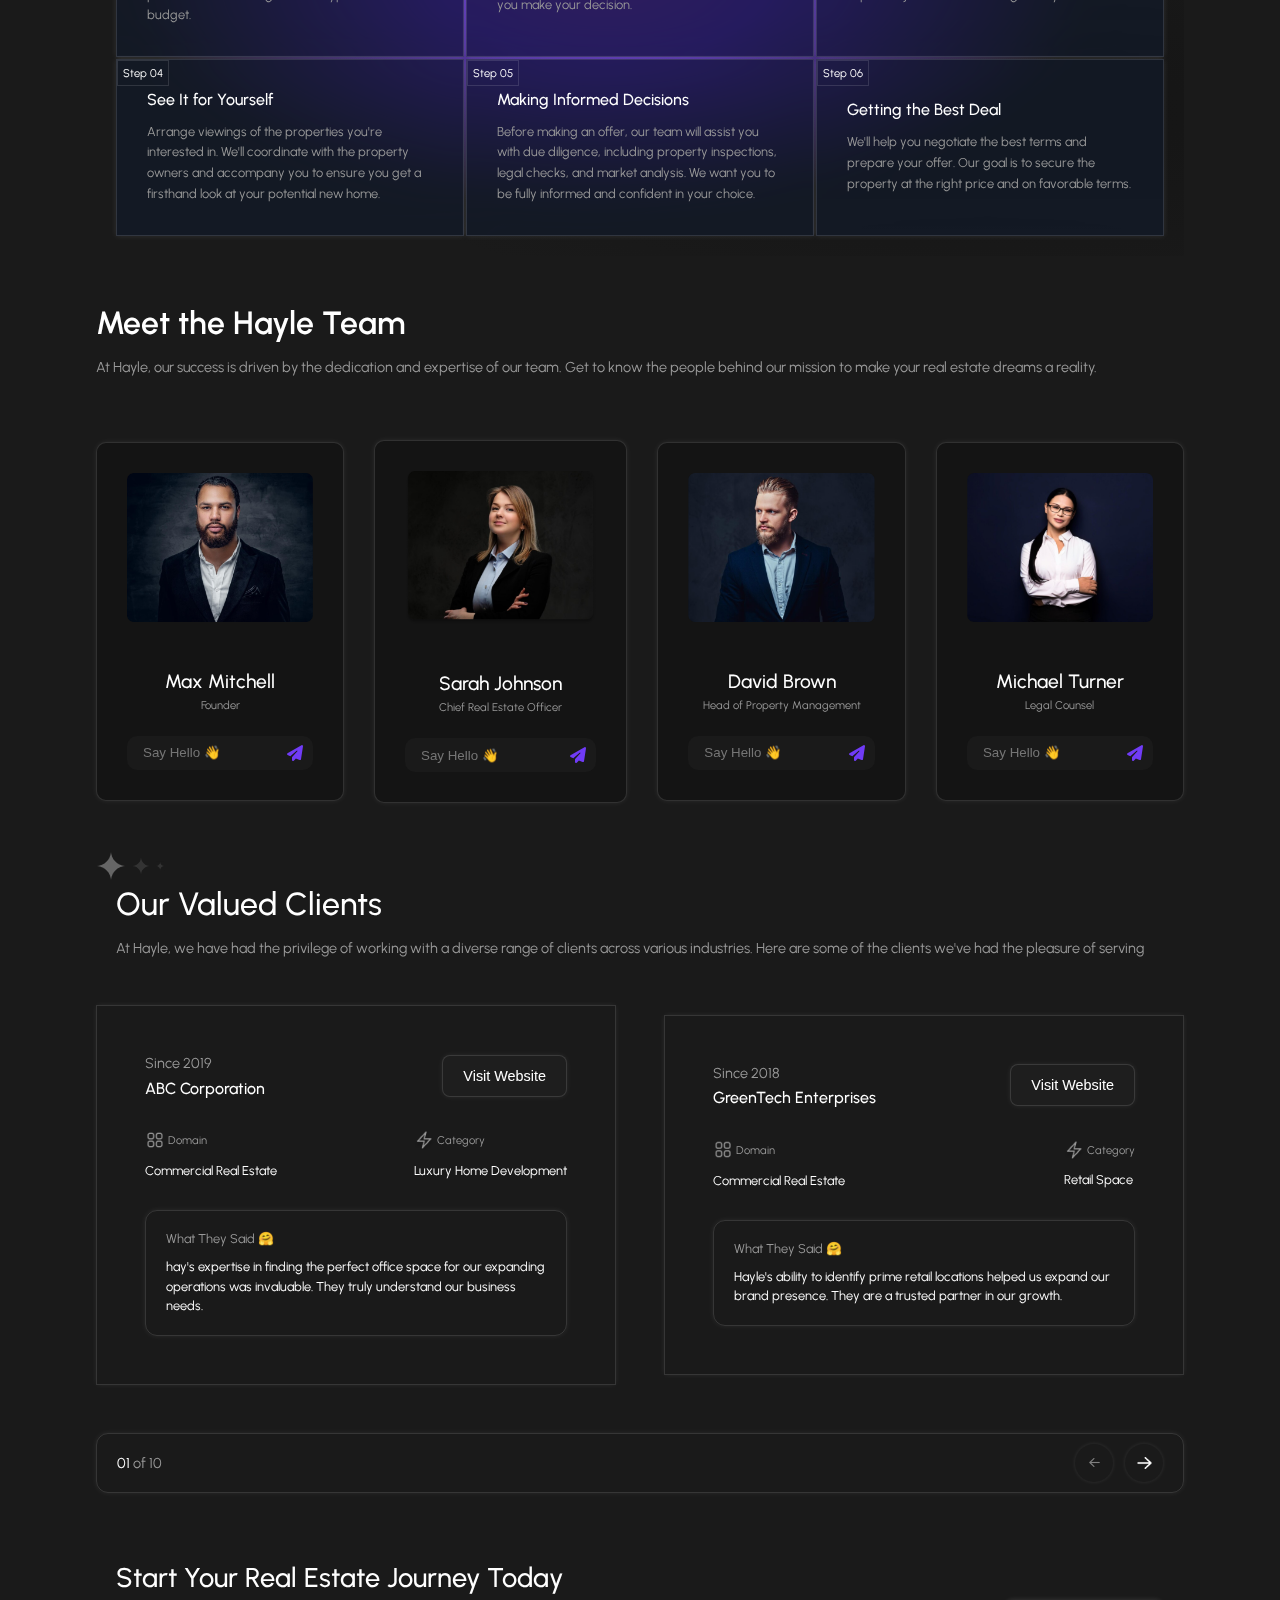
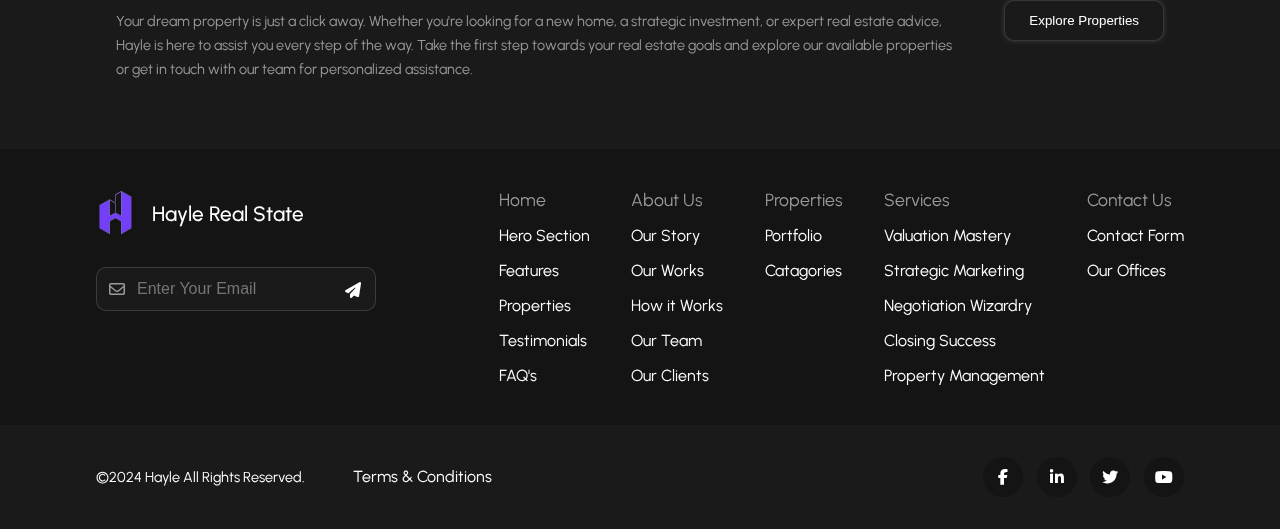
<file: About/aboutUS.html>
<!DOCTYPE html>
<html lang="en">
<head>
    <meta charset="UTF-8">
    <meta name="viewport" content="width=device-width, initial-scale=1.0">
    <title>About Us</title>
    <link rel="stylesheet" href="about.css">
    <link rel="stylesheet" href="https://cdnjs.cloudflare.com/ajax/libs/font-awesome/6.5.2/css/all.min.css">
</head>
<body>
    <header>
        <!-- banner section -->
    <div class="banner">
        <div class="close-btn">
                <img src="/images/closeIcon.png" alt="">
            </div>
        <div class="b-details container">
            <p>✨Discover Your Dream Property with Hayle</p>
            <a href="#">Learn More</a>
        </div>
    </div>

     <!-- nav-bar section -->
     <div class="head">
    <div class="hamburger-sign container">
       <i class="fa-solid fa-bars-staggered" data-visible="true"></i>
       <i class="fa-solid fa-close" data-visible="false"></i>
    </div>
     <div class="menu container">
        <div class="logo">
             <a href="/Home/index.html"> <img src="/images/logo.png" alt="logo"></a>
            <a href="/Home/index.html"><h2>Hayle Real State</h2></a>
        </div>
        <nav class="menu-links">
            <ul>
                <li><a href="/Home/index.html" class="home">Home</a></li>
                <li><a href="/About/aboutUS.html">About Us</a></li>
                <li><a href="/property/property.html">Properties</a></li>
                <li><a href="/Services/services.html">Services</a></li>
                <li><a href="/Dev/dev.html">Dev</a></li>
            </ul>
        </nav>
        <a href="/Contact Us/contactUs.html"> <button class="contact-btn">Contact Us</button></a>

        <nav class="menu-links mobile-menu">
            <ul class="mobile-menu-ul" data-visible="false">
                <li><a href="/Home/index.html" class="home">Home</a></li>
                <li><a href="/About/aboutUS.html">About US</a></li>
                <li><a href="/property/property/property.html">Properties</a></li>
                <li><a href="/Services/services.html">Services</a></li>
                <li><a href="/Dev/dev.html">Dev</a></li>
                <button class="contactM-btn">Contact Us</button>
            </ul>
        </nav>
     </div>
     </div>
    </header>

    <!-- hero section -->
     <section class="container">
        <div class="hero">
            <div class="left">
                <img src="/images/Abstract Design (2).png" alt="">
                <div class="left-details">
                    <div class="left-descriptions">
                    <h1>Our Journey</h1>
                    <p>Our story is one of continuous growth and evolution. We started as a small team with big  dreams, determined to create a real estatebr
                         platform that transcended the ordinary. Over the years, we've expanded our reach, forged valuable partnerships, and gained the trust of countless clients.</p>
                    </div>


                    <div class="sub-hero">
                    <div class="path">
                        <h3>200+</h3>
                        <span>Happy Customers</span>
                    </div>
                    <div class="path">
                        <h3>10k</h3>
                        <span>Properties For Clients</span>
                    </div>
                    <div class="path path3">
                        <h3>16+</h3>
                        <span>Years of Experience</span>
                    </div>
                </div>
                </div>
            </div>

            <div class="right">
                <img src="/images/aboutus hero image.png" alt="aboutus hero image">
            </div>
        </div>
     </section>


     <!-- Our Values Section -->
      <section class="container">
        <div class="ourvalue">
            <div class="left-value">
                <img src="/images/Abstract Design (2).png" alt="">
                <div class="left-value-details">
                    <h2>Our Values</h2>
                    <p>Our story is one of continuous growth and evolution. We started as a small team with big dreams, determined to create a real estate platform that transcended the ordinary.</p>
                </div>
            </div>

            <!-- right value -->
            <div class="right-value">
                <div class="value">
                    <div class="head-value">
                        <img src="/images/Icon Container (1).png" alt="">
                        <h4>Trust</h4>
                    </div>
                    <p>Trust is the cornerstone of every successful real estate transaction.</p>
                </div>
                    <!-- value 2 -->
                 <div class="value">
                    <div class="head-value">
                        <img src="/images/Icon Container (2).png" alt="">
                        <h4>Excellence</h4>
                    </div>
                    <p>We set the bar high for ourselves. From the properties we list to the services we provide.</p>
                </div>
                    <!-- value-3 -->
                 <div class="value">
                    <div class="head-value">
                        <img src="/images/Icon Container (3).png" alt="">
                        <h4>Client-Centric</h4>
                    </div>
                    <p>Your dreams and needs are at the center of our universe. We listen, understand.</p>
                </div>
                    <!-- value-4 -->
                 <div class="value">
                    <div class="head-value">
                        <img src="/images/Icon Container (1).png" alt="">
                        <h4>Our Commitment</h4>
                    </div>
                    <p>We are dedicated to providing you with the highest level of service, professionalism, and support.</p>
                </div>
            </div>
        </div>

      </section>

      <!-- Our Achievements Section -->
       <section class="container">
        <img src="/images/Abstract Design (2).png" alt="">
        <div class="our-achievement">
            <div class="upper-acheiv">
                <h2>Our Achievements</h3>
                <p>Our story is one of continuous growth and evolution. We started as a small team with big dreams, determined to create a real estate platform that transcended the ordinary.</p>
            </div>

            <div class="bottom-acheiv">
                <div class="acheivement">
                    <h3>3+ Years of Excellence</h3>
                    <p>With over 3 years in the industry, we've amassed a wealth of knowledge and experience, becoming a go-to resource for all things real estate.</p>
                </div>

                <div class="acheivement">
                    <h3>Happy Clients</h3>
                    <p>Our greatest achievement is the satisfaction of our clients. Their success stories fuel our passion for what we do.</p>
                </div>

                <div class="acheivement">
                    <h3>Industry Recognition</h3>
                    <p>We've earned the respect of our peers and industry leaders, with accolades and awards that reflect our commitment to excellence.</p>
                </div>
                
            </div>
        </div>
       </section>



        <!-- Navigating the Hayle Experience -->
       <section class="container">
        <img src="/images/Abstract Design (2).png" alt="">
        <div class="Navigating">
            <div class="upper-navigate">
                <h2>Navigating the Hayle Experience</h3>
                <p>At Hayle, we've designed a straightforward process to help you find and purchase your dream property with ease. Here's a step-by-step guide to how it all works.</p>
            </div>
            <!-- Step O1 -->
            <div class="bottom-navigate">
                <div class="navigate-steps">
                    <div class="count-steps"><Span>Step 01</Span></div>
                    <h3>Discover a World of Possibilities</h3>
                    <p>Your journey begins with exploring our carefully curated property listings. Use our intuitive search tools to filter properties based on your preferences, including location, type, size, and budget.</p>
                </div>
                <!-- Step O2 -->
                <div class="navigate-steps">
                     <div class="count-steps"><Span>Step 02</Span></div>
                    <h3>Narrowing Down Your Choices</h3>
                    <p>Once you've found properties that catch your eye, save them to your account or make a shortlist. This allows you to compare and revisit your favorites as you make your decision.</p>
                </div>
                <!-- Step O3 -->
                <div class="navigate-steps">
                     <div class="count-steps"><Span>Step 03</Span></div>
                    <h3>Personalized Guidance</h3>
                    <p>Have questions about a property or need more information? Our dedicated team of real estate experts is just a call or message away.</p>
                </div>
                
                <!-- Step O4 -->
                 <div class="navigate-steps">
                     <div class="count-steps"><Span>Step 04</Span></div>
                    <h3>See It for Yourself</h3>
                    <p>Arrange viewings of the properties you're interested in. We'll coordinate with the property owners and accompany you to ensure you get a firsthand look at your potential new home.</p>
                </div>

                <!-- Step O5 -->
                 <div class="navigate-steps">
                     <div class="count-steps"><Span>Step 05</Span></div>
                     <h3>Making Informed Decisions</h3>
                    <p>Before making an offer, our team will assist you with due diligence, including property inspections, legal checks, and market analysis. We want you to be fully informed and confident in your choice.</p>
                </div>
                <!-- Step O6 -->
                 <div class="navigate-steps">
                     <div class="count-steps"><Span>Step 06</Span></div>
                    <h3>Getting the Best Deal</h3>
                    <p>We'll help you negotiate the best terms and prepare your offer. Our goal is to secure the property at the right price and on favorable terms.</p>
                </div>    
            </div>
        </div>
       </section>

        <!-- Meet the Hayle Team -->

       <section class="meet-team container">
        <div class="meet-head">
            <h2>Meet the Hayle Team</h2>
            <p>At Hayle, our success is driven by the dedication and expertise of our team. Get to know the people behind our mission to make your real estate dreams a reality.</p>
        </div>

        <div class="team">
            <div class="team-box">
                <img src="/images/team1png.png" alt="member-team image">
             
                <div class="meat-member-details">
                    <div class="name-role">
                        <h2>Max Mitchell</h2>
                        <p>Founder</p>
                    </div>

                    <div class="chat-met-member">
                        <input type="text" placeholder="Say Hello 👋">
                        <i class="fa-solid fa-paper-plane"></i>
                    </div>
                </div>
            </div>


            <!-- team-member 2 -->
            <div class="team-box">
                <img src="/images/team member 2.png" alt="member-team image">
                <div class="meat-member-details">
                    <div class="name-role">
                        <h2>Sarah Johnson</h2>
                        <p>Chief Real Estate Officer</p>
                    </div>

                    <div class="chat-met-member">
                        <input type="text" placeholder="Say Hello 👋">
                        <i class="fa-solid fa-paper-plane"></i>
                    </div>
                </div>
            </div>

            <!-- team-member 3 -->
             <div class="team-box">
                <img src="/images/team member 3.png" alt="member-team image">
            
                <div class="meat-member-details">
                    <div class="name-role">
                        <h2>David Brown</h2>
                        <p>Head of Property Management</p>
                    </div>

                    <div class="chat-met-member">
                        <input type="text" placeholder="Say Hello 👋">
                        <i class="fa-solid fa-paper-plane"></i>
                    </div>
                </div>
            </div>

            <!-- team member 4 -->

            <div class="team-box">
                <img src="/images/team member 4.png" alt="member-team image">
               
                <div class="meat-member-details">
                    <div class="name-role">
                        <h2>Michael Turner</h2>
                        <p>Legal Counsel</p>
                    </div>

                    <div class="chat-met-member">
                        <input type="text" placeholder="Say Hello 👋">
                        <i class="fa-solid fa-paper-plane"></i>
                    </div>
                </div>
            </div>
        </div>
       </section>


       <!-- Our Valued Clients Section -->
       <section class="container">
            <div class="Our-valued-container">
                <div class="head-valued-section">
                    <img src="/images/Abstract Design (2).png" alt="">
                    <div class="head-valued-details">
                        <h2>Our Valued Clients</h2>
                        <p>At Hayle, we have had the privilege of working with a diverse range of clients across various industries. Here are some of the clients we've had the pleasure of serving</p>
                    </div>
                </div>

                <div class="valueds">
                    <div class="value-box">
                        <div class="head-value-box">
                            <div class="h-value-box-inside">
                                <p>Since 2019</p>
                                <h3>ABC Corporation</h3>
                            </div>
                            <button class="view-website">Visit Website</button>
                        </div>

                         <div class="middle-value-box">
                            <div class="left-v-details">
                                <div class="left-v-details-icon-span">
                                <img src="/images/icon value.png" alt="">
                                <span>Domain</sp>
                                    </div>
                                <p>Commercial Real Estate</p>
                            </div>


                            <div class="right-v-details">
                                <div class="right-v-details-icon-span">
                                <img src="/images/Icon value 2.png" alt="">
                                <span>Category</sp>
                                    </div>
                                <p>Luxury Home Development</p>
                            </div>

                        </div>
                         <div class="what-they-said-sec">
                    <span>What They Said 🤗</span>
                    <p>hay's expertise in finding the perfect office space for our expanding operations was invaluable. They truly understand our business needs.</p>
                </div>
                    </div>

                    <!-- value box 2 -->
                    <div class="value-box">
                        <div class="head-value-box">
                            <div class="h-value-box-inside">
                                <p>Since 2018</p>
                                <h3>GreenTech Enterprises</h3>
                            </div>
                            <button class="view-website">Visit Website</button>
                        </div>

                        <div class="middle-value-box">
                            <div class="left-v-details">
                                <div class="left-v-details-icon-span">
                                <img src="/images/icon value.png" alt="">
                                <span>Domain</sp>
                                    </div>
                                <p>Commercial Real Estate</p>
                            </div>
                            
                             <div class="right-v-details">
                                <div class="right-v-details-icon-span">
                                <img src="/images/Icon value 2.png" alt="">
                                <span>Category</sp>
                                    </div>
                                <p>Retail Space</p>
                            </div>

                        </div>

                         <div class="what-they-said-sec">
                    <span>What They Said 🤗</span>
                    <p>Hayle's ability to identify prime retail locations helped us expand our brand presence. They are a trusted partner in our growth.</p>
                </div>
                    </div>
                </div>

            </div>

            <div class="valued-count">
                <div class="left-count">
                    <p><span>01</span> of 10</p>
                </div>
                <div class="arrows arrows-count-m-device">
                    <div class="arrow">
                        <img src="/images/arrow-1png.png" alt="arrow">
                    </div>
                    <p><span>01</span> of 10</p>
                    <div class="arrow">
                        <img src="/images/arrow 2.png" alt="">
                    </div>
                </div>

                 <div class="arrows">
                    <div class="arrow">
                        <img src="/images/arrow-1png.png" alt="arrow">
                        
                    </div>
                    <div class="arrow">
                        <img src="/images/arrow 2.png" alt="">
                    </div>
                </div>
            </div>
       </section>


       <!-- star journey section -->
         <section class="start-jorney">
            <div class="journey-section container">
                <div class="journey-heads">
                    <h2>Start Your Real Estate Journey Today</h2>
                    <p>Your dream property is just a click away. Whether you're looking for a new home, a strategic investment, or expert real estate advice, Hayle is here to assist you every step of the way. Take the first step towards your real estate goals and explore our available properties or get in touch with our team for personalized assistance.</p>
                </div>
                <div class="journey-btn">
                    <button>Explore Properties</button>
                </div>
            </div>
         </section>

            <!-- Footer Section -->
          <footer>
            <div class="footer-section container">
                <div class="f-logo-and-chat">
                    <div class="logo">
                    <img src="/images/logo.png" alt="f-logo-image">
                    <h3>Hayle Real State</h3>
                    </div>
                    <div class="f-chat">
                        <input type="email" placeholder="Enter Your Email">
                        <i class="fa-solid fa-paper-plane sent-icon"></i>
                        <i class="fa-regular fa-envelope email-icon"></i>
                    </div>
                </div>

         
                <!-- Footer Links -->
                 <div class="footer-links">
                    <div class="f-link">
                        <span>Home</span>
                        <a href="#">Hero Section</a>
                        <a href="#">Features</a>
                        <a href="#">Properties</a>
                        <a href="#">Testimonials</a>
                        <a href="#">FAQ's</a>    
                    </div>

                    <!--  -->
                    <div class="f-link">
                        <span>About Us</span>
                        <a href="#">Our Story</a>
                        <a href="#">Our Works</a>
                        <a href="#">How it Works</a>
                        <a href="#">Our Team</a>
                        <a href="#">Our Clients</a>    
                    </div>
                    <div class="f-link">
                        <span>Properties</span>
                        <a href="#">Portfolio</a>
                        <a href="#">Catagories</a>  
                    </div>

                    <div class="f-link">
                        <span>Services</span>
                        <a href="#">Valuation Mastery</a>
                        <a href="#">Strategic Marketing</a>
                        <a href="#">Negotiation Wizardry</a>
                        <a href="#">Closing Success</a>
                        <a href="#">Property Management</a>    
                    </div>

                    <div class="f-link">
                        <span>Contact Us</span>
                        <a href="#">Contact Form</a>
                        <a href="#">Our Offices</a>  
                    </div>
                 </div>
            </div>
          </footer>

          <!-- Social Icons footer section -->
           <div class="social-icons-footer container">
            <div class="copyright-section"> 
                <p>&copy;2024 Hayle All Rights Reserved.</p>
                <a href="#">Terms & Conditions</a>
            </div>
            <div class="social-media-icons">
                <div class="social-media-icon">
                <i class="fa-brands fa-facebook-f"></i>
                </div>
                <div class="social-media-icon">
                    <i class="fa-brands fab fa-linkedin-in"></i>
                </div>
                <div class="social-media-icon">
                    <i class="fa-brands fab fab fa-twitter"></i>
                </div>
                <div class="social-media-icon">
                   <i class="fa-brands fab fab fab fa-youtube"></i>
                </div>
            </div>
           </div>



    <script>
        const hamburger = document.querySelector('.hamburger-sign');
        const mobileMenu = document.querySelector(".mobile-menu-ul");
        const icons = document.querySelectorAll("i");

        hamburger.addEventListener("click", function (event) {
            const isVisible = mobileMenu.getAttribute('data-visible');
            if (isVisible == "true") {
                // qari hiding
                mobileMenu.setAttribute('data-visible', "false");
                icons[0].setAttribute('data-visible', "true");
                icons[1].setAttribute('data-visible', "false");
            } else if (isVisible == "false") {
                // soo bandhig showing
                mobileMenu.setAttribute('data-visible', "true");
                icons[0].setAttribute('data-visible', "false");
                icons[1].setAttribute('data-visible', "true");
            }
        });
</script>
</body>
</html>
</file>
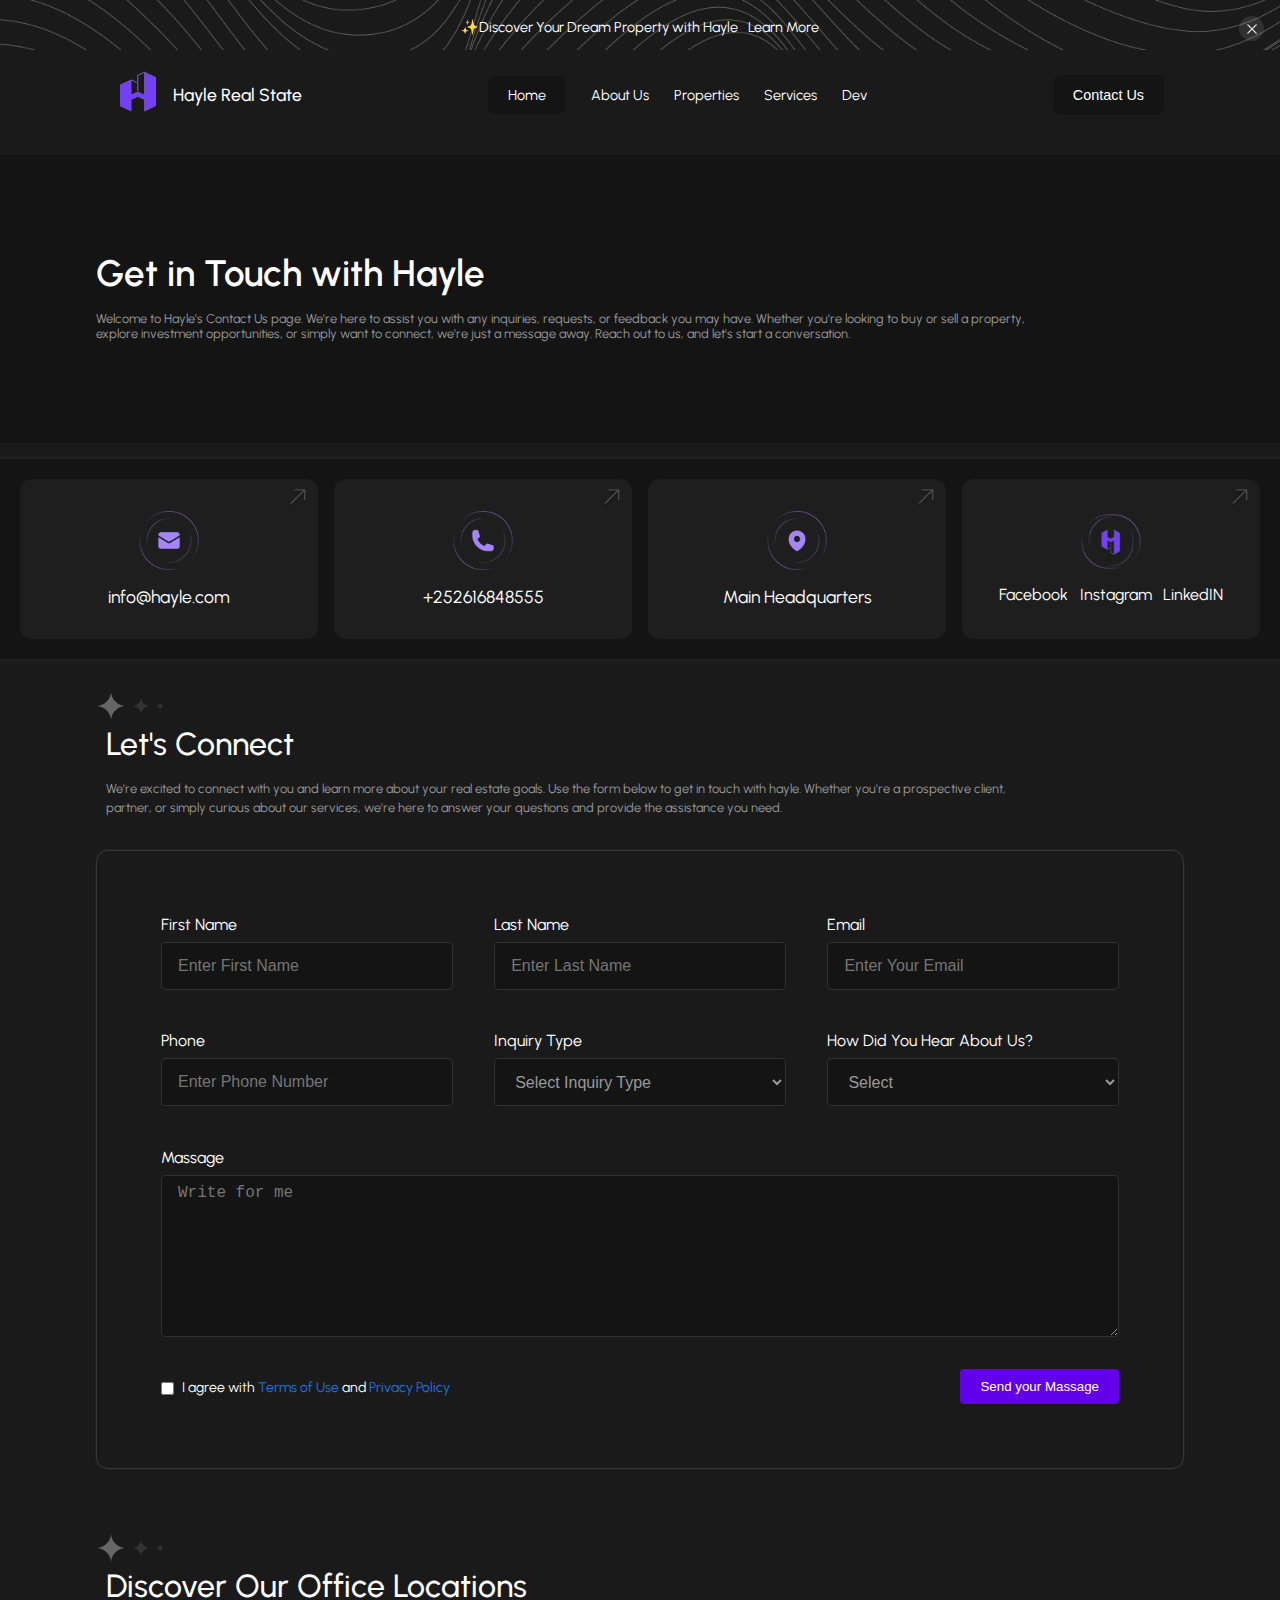
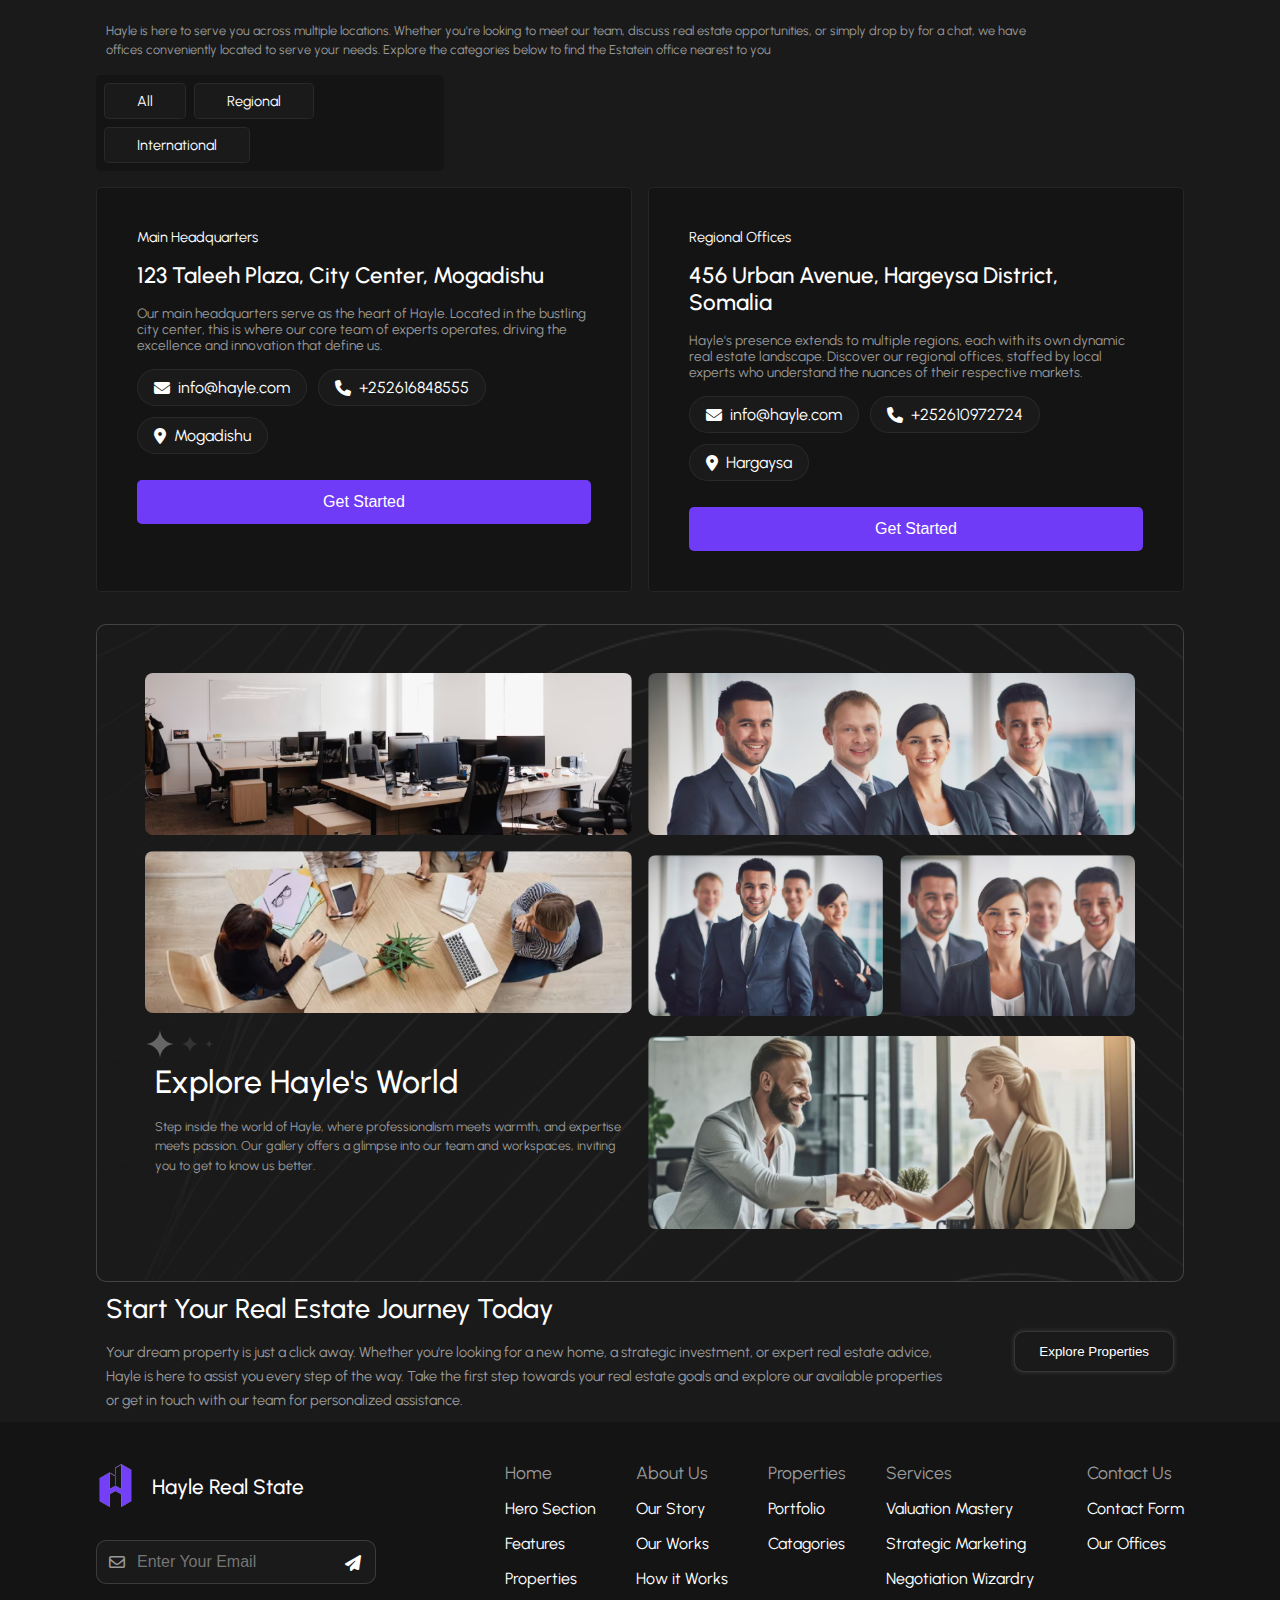
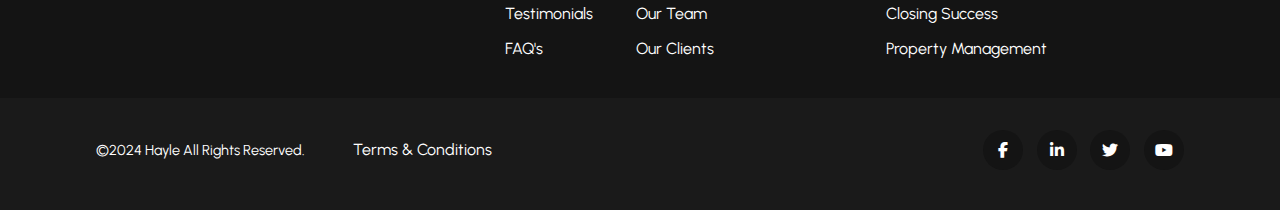
<file: Contact Us/contactUs.html>
<!DOCTYPE html>
<html lang="en">
<head>
    <meta charset="UTF-8">
    <meta name="viewport" content="width=device-width, initial-scale=1.0">
    <title>Get in Touch with Hayle</title>
    <link rel="stylesheet" href="contactUs.css">
    <link rel="stylesheet" href="https://cdnjs.cloudflare.com/ajax/libs/font-awesome/6.5.2/css/all.min.css">
</head>
<body>
     <header>
    <!-- banner section -->
    <div class="banner">
        <div class="close-btn">
                <img src="/images/closeIcon.png" alt="">
            </div>
        <div class="b-details container">
            <p>✨Discover Your Dream Property with Hayle</p>
            <a href="#">Learn More</a>
        </div>

    </div>
    <!-- nav-bar section -->
     <div class="head">
    <div class="hamburger-sign container">
       <i class="fa-solid fa-bars-staggered" data-visible="true"></i>
       <i class="fa-solid fa-close" data-visible="false"></i>
    </div>
     <div class="menu container">
        <div class="logo">
           <a href="/Home/index.html"> <img src="/images/logo.png" alt="logo"></a>
                <a href="/Home/index.html"><h2>Hayle Real State</h2></a>
        </div>
        <nav class="menu-links">
            <ul>
                <li><a href="/Home/index.html" class="home">Home</a></li>
                <li><a href="/About/aboutUS.html" >About Us</a></li>
                <li><a href="/property/property.html">Properties</a></li>
                <li><a href="/Services/services.html">Services</a></li>
                <li><a href="/Dev/dev.html">Dev</a></li>
            </ul>
        </nav>
       <a href="contactUs.html"> <button class="contact-btn">Contact Us</button></a>

        <nav class="menu-links mobile-menu">
            <ul class="mobile-menu-ul" data-visible="false">
                <li><a href="/Home/index.html" class="home">Home</a></li>
                <li><a href="/About/aboutUS.html">About Us</a></li>
                <li><a href="/property/property/property.html">Properties</a></li>
                <li><a href="/Services/services.html">Services</a></li>
                <li><a href="/Dev/dev.html">Dev</a></li>
                <button class="contactM-btn">Contact Us</button>
                <button class="contactM-btn">Contact Us</button>
            </ul>
        </nav>
     </div>
     </div>
   </header>

   <!-- contact hero -->
    <section class="contact-hero">
        <div class="contact-hero-details container">
            <h2>Get in Touch with Hayle</h2>
            <p>Welcome to Hayle's Contact Us page. We're here to assist you with any inquiries, requests, or feedback you may have. Whether you're looking to buy or sell a property, <br> explore investment opportunities, or simply want to connect, we're just a message away. Reach out to us, and let's start a conversation.</p>
        </div>
    </section>

    <!-- sub-container -->
     <div class="sub-container">
        <div class="box">
            <img src="/images/arrow icon431.png" alt="icon" class="arrow-icon">
            <img src="/images/email-icon.png" alt="email-icon">
            <p>info@hayle.com</p>

        </div>
         <div class="box">
            <img src="/images/arrow icon431.png" alt="icon" class="arrow-icon">
            <img src="/images/phone-icon.png" alt="phone-icon">
            <p>+252616848555</p>

        </div>
         <div class="box">
            <img src="/images/arrow icon431.png" alt="icon" class="arrow-icon">
            <img src="/images//map-con.png" alt="map-con">
            <p>Main Headquarters</p>

        </div>
         <div class="box">
            <img src="/images/arrow icon431.png" alt="icon" class="arrow-icon">
            <img src="/images/logo-icon.png" alt="logo-icon">
            <div class="my-social-media">
                <a href="">Facebook</a>
                <a href="">Instagram</a>
                <a href="">LinkedIN</a>
            </div>
        </div>
     </div>


      <!-- contacts form -->
      <section class="contact-form container">
        <div class="top-section">
            <img src="/images/Abstract Design (2).png" alt="">
            <div class="inside-top">
                <h2>Let's Connect</h2>
                <p>We're excited to connect with you and learn more about your real estate goals. Use the form below to get in touch with hayle. Whether you're a prospective client, partner, or simply curious about our services, we're here to answer your questions and provide the assistance you need.</p>
            </div>
        </div>
            <!-- form section -->
        <form>
            <div class="contact-form-group">
            <!-- frist Name -->
            <div class="input-label">
                <label for="first-name">First Name</label>
                <input type="text" placeholder="Enter First Name" class="form-input" required>
            </div>
            <!-- last Name -->
            <div class="input-label">
                <label for="last-name">Last Name</label>
                <input type="text" placeholder="Enter Last Name" class="form-input" required>
            </div>

            <!-- Email -->
             <div class="input-label">
                <label for="Email">Email</label>
                <input type="email" placeholder="Enter Your Email" class="form-input" required>
            </div>
            <!-- phone -->
             <div class="input-label">
                <label for="phone">Phone</label>
                <input type="text" placeholder="Enter Phone Number" class="form-input" required>
            </div>

             <!-- inquiry type-->
                <div class="input-label">
                    <label for="location">Inquiry Type</label>
                <select id="Location">
                    <option value="" disabled selected hidden>Select Inquiry Type</option>
                    <option value="Property Inquir">Property Inquir</option>
                    <option value="Appointment Request">Appointment Request</option>
                    <option value="General Inquiry">General Inquiry</option>
                    <option value="Investment Inquiry">Investment Inquiry</option>
                    <option value="Agent Inquiry">Agent Inquiry</option>
                    <option value="Feedback or Complaint">Feedback or Complaint:</option>
                </select>
                </div>

                <!-- How Did You Hear About Us?  -->
                 <div class="input-label">
                    <label for="property-type">How Did You Hear About Us?</label>
                <select id="property-type">
                     <option value="" disabled selected hidden> Select</option>
                    <option value="Facebook">Facebook</option>
                    <option value="Instagram">Instagram</option>
                    <option value="Instagram">Tiktok</option>
                    <option value="Other">Other</option>
                    <option value="Friend">Friend</option>
                </select>
                </div>

             <!-- Massage -->
             <div class="input-label textarea">
                <label for="Massage">Massage</label>
                <textarea rows="8" placeholder="Write for me"></textarea>
            </div>
            </div>
            
            <div class="checkbox">
                    <div class="checkbox-terms-section">
                        <div class="check-box-section">
                        <input type="checkbox" value="">
                        </div>
                    <div class="agree-term">
                       <label for="agree">I agree with <a href="#">Terms of Use</a> and <a href="#">Privacy Policy</a></label>
                    </div>
                </div>
                    <button>Send your Massage</button>
            </div>

        </form>
      </section>


      <!-- Discover Our Office Locations -->

      <section class="discover-office-locations container">
         <div class="top-section">
            <img src="/images/Abstract Design (2).png" alt="">
            <div class="inside-top">
                <h2>Discover Our Office Locations</h2>
                <p>Hayle is here to serve you across multiple locations. Whether you're looking to meet our team, discuss real estate opportunities, or simply drop by for a chat, we have offices conveniently located to serve your needs. Explore the categories below to find the Estatein office nearest to you</p>
            </div>
        </div>

        <!-- boxes -->
         <div class="direction-boxes">
            <div class="direction-box all">
                <p>All</p>
            </div>

           <div class="direction-box">
                <p>Regional</p>
            </div>

             <div class="direction-box">
                <p>International</p>
            </div>
         </div>

         <div class="office-locations">
            <div class="office">
                    <p class="office-role">Main Headquarters</p>
                    <p class="office-location">123 Taleeh Plaza, City Center, Mogadishu</p>
                    <p class="office-description">Our main headquarters serve as the heart of Hayle. Located in the bustling city center, this is where our core team of experts operates, driving the excellence and innovation that define us.</p>

                    <div class="office-contact">
                        <div class="email">
                            <i class="fa-solid fas fas fa-envelope"></i>
                            <span>info@hayle.com</span>
                        </div>
                        <div class="phone-number">
                            <i class="fa-solid fas fas fa-phone"></i>
                            <span>+252616848555</span>
                        </div>
                        <div class="location">
                           <i class="fa-solid fa-location-dot"></i>
                            <span>Mogadishu</span>
                        </div>
                    </div>

                    <button class="Getstarted-btn">Get Started</button>
                </div>




                 <div class="office">
                    <p class="office-role">Regional Offices</p>
                    <p class="office-location">456 Urban Avenue, Hargeysa District, Somalia</p>
                    <p class="office-description">Hayle's presence extends to multiple regions, each with its own dynamic real estate landscape. Discover our regional offices, staffed by local experts who understand the nuances of their respective markets.</p>

                    <div class="office-contact">
                        <div class="email">
                            <i class="fa-solid fas fas fa-envelope"></i>
                            <span>info@hayle.com</span>
                        </div>
                        <div class="phone-number">
                            <i class="fa-solid fas fas fa-phone"></i>
                            <span>+252610972724</span>
                        </div>
                        <div class="location">
                           <i class="fa-solid fa-location-dot"></i>
                            <span>Hargaysa</span>
                        </div>
                    </div>

                    <button class="Getstarted-btn">Get Started</button>
                </div>
            </div>
      </section>

      <!-- Explore Hayle's World -->
      <section class="Hayles-world container">
        <div class="left-boxes">
            <img src="/images/office-image.png" alt="">
            <img src="/images/hayle's-world-image-.png" alt="">
             <div class="top-section">
            <img src="/images/Abstract Design (2).png" alt="">
            <div class="inside-top">
                <h2>Explore Hayle's World</h2>
                <p>Step inside the world of Hayle, where professionalism meets warmth, and expertise meets passion. Our gallery offers a glimpse into our team and workspaces, inviting you to get to know us better.</p>
            </div>
        </div>
        </div>

        <div class="right-boxes">
            <div class="box-1">
                <img src="/images/hayle's-world-image-2.png" alt="">
            </div>
            <div class="box-2">
                <img src="/images/hayle's-world-image-3.png" alt="">
            </div>
            <div class="box-3">
                <img src="/images/hayle's-world-image-4.png" alt="">
            </div>
            <div class="box-4">
                <img src="/images/hayle's-world-image-5.png" alt="">
            </div>
        </div>
      </section>




       <!-- star journey section -->
         <section class="start-jorney">
            <div class="journey-section container">
                <div class="journey-heads">
                    <h2>Start Your Real Estate Journey Today</h2>
                    <p>Your dream property is just a click away. Whether you're looking for a new home, a strategic investment, or expert real estate advice, Hayle is here to assist you every step of the way. Take the first step towards your real estate goals and explore our available properties or get in touch with our team for personalized assistance.</p>
                </div>
                <div class="journey-btn">
                    <button>Explore Properties</button>
                </div>
            </div>

         </section>

         <!-- Footer Section -->
          <footer>
            <div class="footer-section container">
                <div class="f-logo-and-chat">
                    <div class="logo">
                    <img src="/images/logo.png" alt="f-logo-image">
                    <h3>Hayle Real State</h3>
                    </div>
                    <div class="f-chat">
                        <input type="email" placeholder="Enter Your Email">
                        <i class="fa-solid fa-paper-plane sent-icon"></i>
                        <i class="fa-regular fa-envelope email-icon"></i>
                    </div>
                </div>

                <!-- Footer Links -->
                 <div class="footer-links">
                    <div class="f-link">
                        <span>Home</span>
                        <a href="#">Hero Section</a>
                        <a href="#">Features</a>
                        <a href="#">Properties</a>
                        <a href="#">Testimonials</a>
                        <a href="#">FAQ's</a>    
                    </div>

                    <!--  -->
                    <div class="f-link">
                        <span>About Us</span>
                        <a href="#">Our Story</a>
                        <a href="#">Our Works</a>
                        <a href="#">How it Works</a>
                        <a href="#">Our Team</a>
                        <a href="#">Our Clients</a>    
                    </div>
                    <div class="f-link">
                        <span>Properties</span>
                        <a href="#">Portfolio</a>
                        <a href="#">Catagories</a>  
                    </div>

                    <div class="f-link">
                        <span>Services</span>
                        <a href="#">Valuation Mastery</a>
                        <a href="#">Strategic Marketing</a>
                        <a href="#">Negotiation Wizardry</a>
                        <a href="#">Closing Success</a>
                        <a href="#">Property Management</a>    
                    </div>

                    <div class="f-link">
                        <span>Contact Us</span>
                        <a href="#">Contact Form</a>
                        <a href="#">Our Offices</a>  
                    </div>
                 </div>
            </div>
          </footer>

          <!-- Social Icons footer section -->
           <div class="social-icons-footer container">
            <div class="copyright-section"> 
                <p>&copy;2024 Hayle All Rights Reserved.</p>
                <a href="#">Terms & Conditions</a>
            </div>
            <div class="social-media-icons">
                <div class="social-media-icon">
                <i class="fa-brands fa-facebook-f"></i>
                </div>
                <div class="social-media-icon">
                    <i class="fa-brands fab fa-linkedin-in"></i>
                </div>
                <div class="social-media-icon">
                    <i class="fa-brands fab fab fa-twitter"></i>
                </div>
                <div class="social-media-icon">
                   <i class="fa-brands fab fab fab fa-youtube"></i>
                </div>
            </div>
           </div>



    <script src="mian.js"></script>
</body>
</html>
</file>
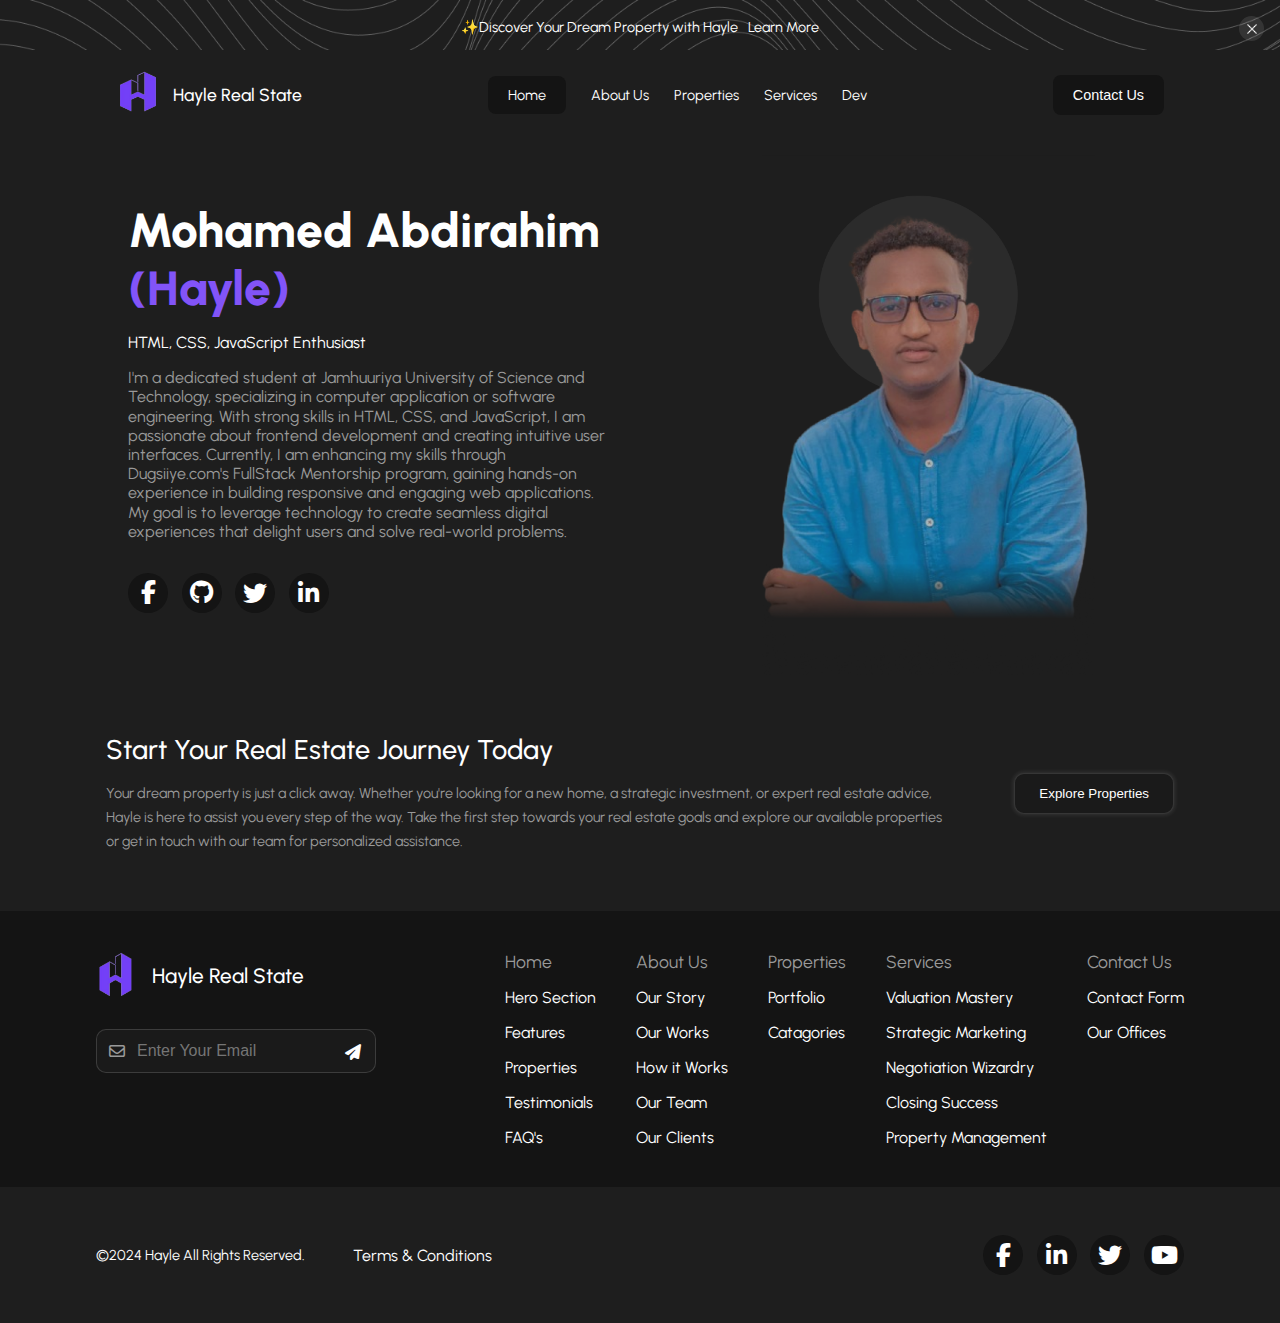
<file: Dev/Dev.html>
<!DOCTYPE html>
<html lang="en">
<head>
    <meta charset="UTF-8">
    <meta name="viewport" content="width=device-width, initial-scale=1.0">
    <title>Dev</title>
    <link rel="stylesheet" href="Dev.css">
    <link rel="stylesheet" href="https://cdnjs.cloudflare.com/ajax/libs/font-awesome/6.5.2/css/all.min.css">
</head>
<body>
    <header>
    <!-- banner section -->
    <div class="banner">
        <div class="close-btn">
                <img src="/images/closeIcon.png" alt="">
            </div>
        <div class="b-details container">
            <p>✨Discover Your Dream Property with Hayle</p>
            <a href="#">Learn More</a>
        </div>

    </div>
    <!-- nav-bar section -->
     <div class="head">
    <div class="hamburger-sign container">
       <i class="fa-solid fa-bars-staggered" data-visible="true"></i>
       <i class="fa-solid fa-close" data-visible="false"></i>
    </div>
     <div class="menu container">
        <div class="logo">
           <a href="/Home/index.html"> <img src="/images/logo.png" alt="logo"></a>
            <a href="/Home/index.html"><h2>Hayle Real State</h2></a>
        </div>
        <nav class="menu-links">
            <ul>
                <li><a href="/Home/index.html" class="home">Home</a></li>
                <li><a href="/About/aboutUS.html" >About Us</a></li>
                <li><a href="/property/property.html">Properties</a></li>
                <li><a href="/Services/services.html">Services</a></li>
                <li><a href="/Dev/Dev.html">Dev</a></li>
            </ul>
        </nav>
        <a href="/Contact Us/contactUs.html"> <button class="contact-btn">Contact Us</button></a>

        <nav class="menu-links mobile-menu">
            <ul class="mobile-menu-ul" data-visible="false">
                <li><a href="/Home/index.html" class="home">Home</a></li>
                <li><a href="/About/aboutUS.html">About Us</a></li>
                <li><a href="/property/property/property.html">Properties</a></li>
                <li><a href="#">Services</a></li>
                <button class="contactM-btn">Contact Us</button>
            </ul>
        </nav>
     </div>
     </div>
   </header>


   <!-- Dev hero -->
    <section class="dev-hero container">
        <div class="left-hero">
            <h2>Mohamed Abdirahim <br><span>(Hayle)</span></h2>
            <span class="person-title">HTML, CSS, JavaScript Enthusiast</span>
            <p>I'm a dedicated student at Jamhuuriya University of Science and Technology, specializing in computer application or software engineering. With strong skills in HTML, CSS, and JavaScript, I am passionate about frontend development and creating intuitive user interfaces. Currently, I am enhancing my skills through Dugsiiye.com's FullStack Mentorship program, gaining hands-on experience in building responsive and engaging web applications. My goal is to leverage technology to create seamless digital experiences that delight users and solve real-world problems.
</p>
            <!-- Social-meida Icons -->
            <div class="social-media-icons">
                <div class="social-media-icon">
                <a href="https://www.facebook.com/Mohadeck101" target="_blank"><i class="fa-brands fa-facebook-f"></i></a>
                </div>
                <div class="social-media-icon">
                    <a href="https://github.com/Hayle01" target="_blank"><i class="fa-brands fab fa-github"></i></a>
                </div>
                <div class="social-media-icon">
                    <i class="fa-brands fab fab fab fa-twitter"></i>
                </div>
                <div class="social-media-icon">
                   <i class="fa-brands fab fa-linkedin-in"></i>
                </div>
            </div>
           </div>

        <div class="right-hero">
            <img src="/images/portofolio-image.png" alt="">
        </div>
    </section>

  <!-- star journey section -->
         <section class="start-jorney">
            <div class="journey-section container">
                <div class="journey-heads">
                    <h2>Start Your Real Estate Journey Today</h2>
                    <p>Your dream property is just a click away. Whether you're looking for a new home, a strategic investment, or expert real estate advice, Hayle is here to assist you every step of the way. Take the first step towards your real estate goals and explore our available properties or get in touch with our team for personalized assistance.</p>
                </div>
                <div class="journey-btn">
                    <button>Explore Properties</button>
                </div>
            </div>

         </section>

         <!-- Footer Section -->
          <footer>
            <div class="footer-section container">
                <div class="f-logo-and-chat">
                    <div class="logo">
                    <img src="/images/logo.png" alt="f-logo-image">
                    <h3>Hayle Real State</h3>
                    </div>
                    <div class="f-chat">
                        <input type="email" placeholder="Enter Your Email">
                        <i class="fa-solid fa-paper-plane sent-icon"></i>
                        <i class="fa-regular fa-envelope email-icon"></i>
                    </div>
                </div>

                <!-- Footer Links -->
                 <div class="footer-links">
                    <div class="f-link">
                        <span>Home</span>
                        <a href="#">Hero Section</a>
                        <a href="#">Features</a>
                        <a href="#">Properties</a>
                        <a href="#">Testimonials</a>
                        <a href="#">FAQ's</a>    
                    </div>

                    <!--  -->
                    <div class="f-link">
                        <span>About Us</span>
                        <a href="#">Our Story</a>
                        <a href="#">Our Works</a>
                        <a href="#">How it Works</a>
                        <a href="#">Our Team</a>
                        <a href="#">Our Clients</a>    
                    </div>
                    <div class="f-link">
                        <span>Properties</span>
                        <a href="#">Portfolio</a>
                        <a href="#">Catagories</a>  
                    </div>

                    <div class="f-link">
                        <span>Services</span>
                        <a href="#">Valuation Mastery</a>
                        <a href="#">Strategic Marketing</a>
                        <a href="#">Negotiation Wizardry</a>
                        <a href="#">Closing Success</a>
                        <a href="#">Property Management</a>    
                    </div>

                    <div class="f-link">
                        <span>Contact Us</span>
                        <a href="#">Contact Form</a>
                        <a href="#">Our Offices</a>  
                    </div>
                 </div>
            </div>
          </footer>

          <!-- Social Icons footer section -->
           <div class="social-icons-footer container">
            <div class="copyright-section"> 
                <p>&copy;2024 Hayle All Rights Reserved.</p>
                <a href="#">Terms & Conditions</a>
            </div>
            <div class="social-media-icons">
                <div class="social-media-icon">
                <i class="fa-brands fa-facebook-f"></i>
                </div>
                <div class="social-media-icon">
                    <i class="fa-brands fab fa-linkedin-in"></i>
                </div>
                <div class="social-media-icon">
                    <i class="fa-brands fab fab fa-twitter"></i>
                </div>
                <div class="social-media-icon">
                   <i class="fa-brands fab fab fab fa-youtube"></i>
                </div>
            </div>
           </div>



           <script>
        const hamburger = document.querySelector('.hamburger-sign');
        const mobileMenu = document.querySelector(".mobile-menu-ul");
        const icons = document.querySelectorAll("i");

        hamburger.addEventListener("click", function (event) {
            const isVisible = mobileMenu.getAttribute('data-visible');
            if (isVisible == "true") {
                // qari hiding
                mobileMenu.setAttribute('data-visible', "false");
                icons[0].setAttribute('data-visible', "true");
                icons[1].setAttribute('data-visible', "false");
            } else if (isVisible == "false") {
                // soo bandhig showing
                mobileMenu.setAttribute('data-visible', "true");
                icons[0].setAttribute('data-visible', "false");
                icons[1].setAttribute('data-visible', "true");
            }
        });
</script>
</body>
</html>
</file>
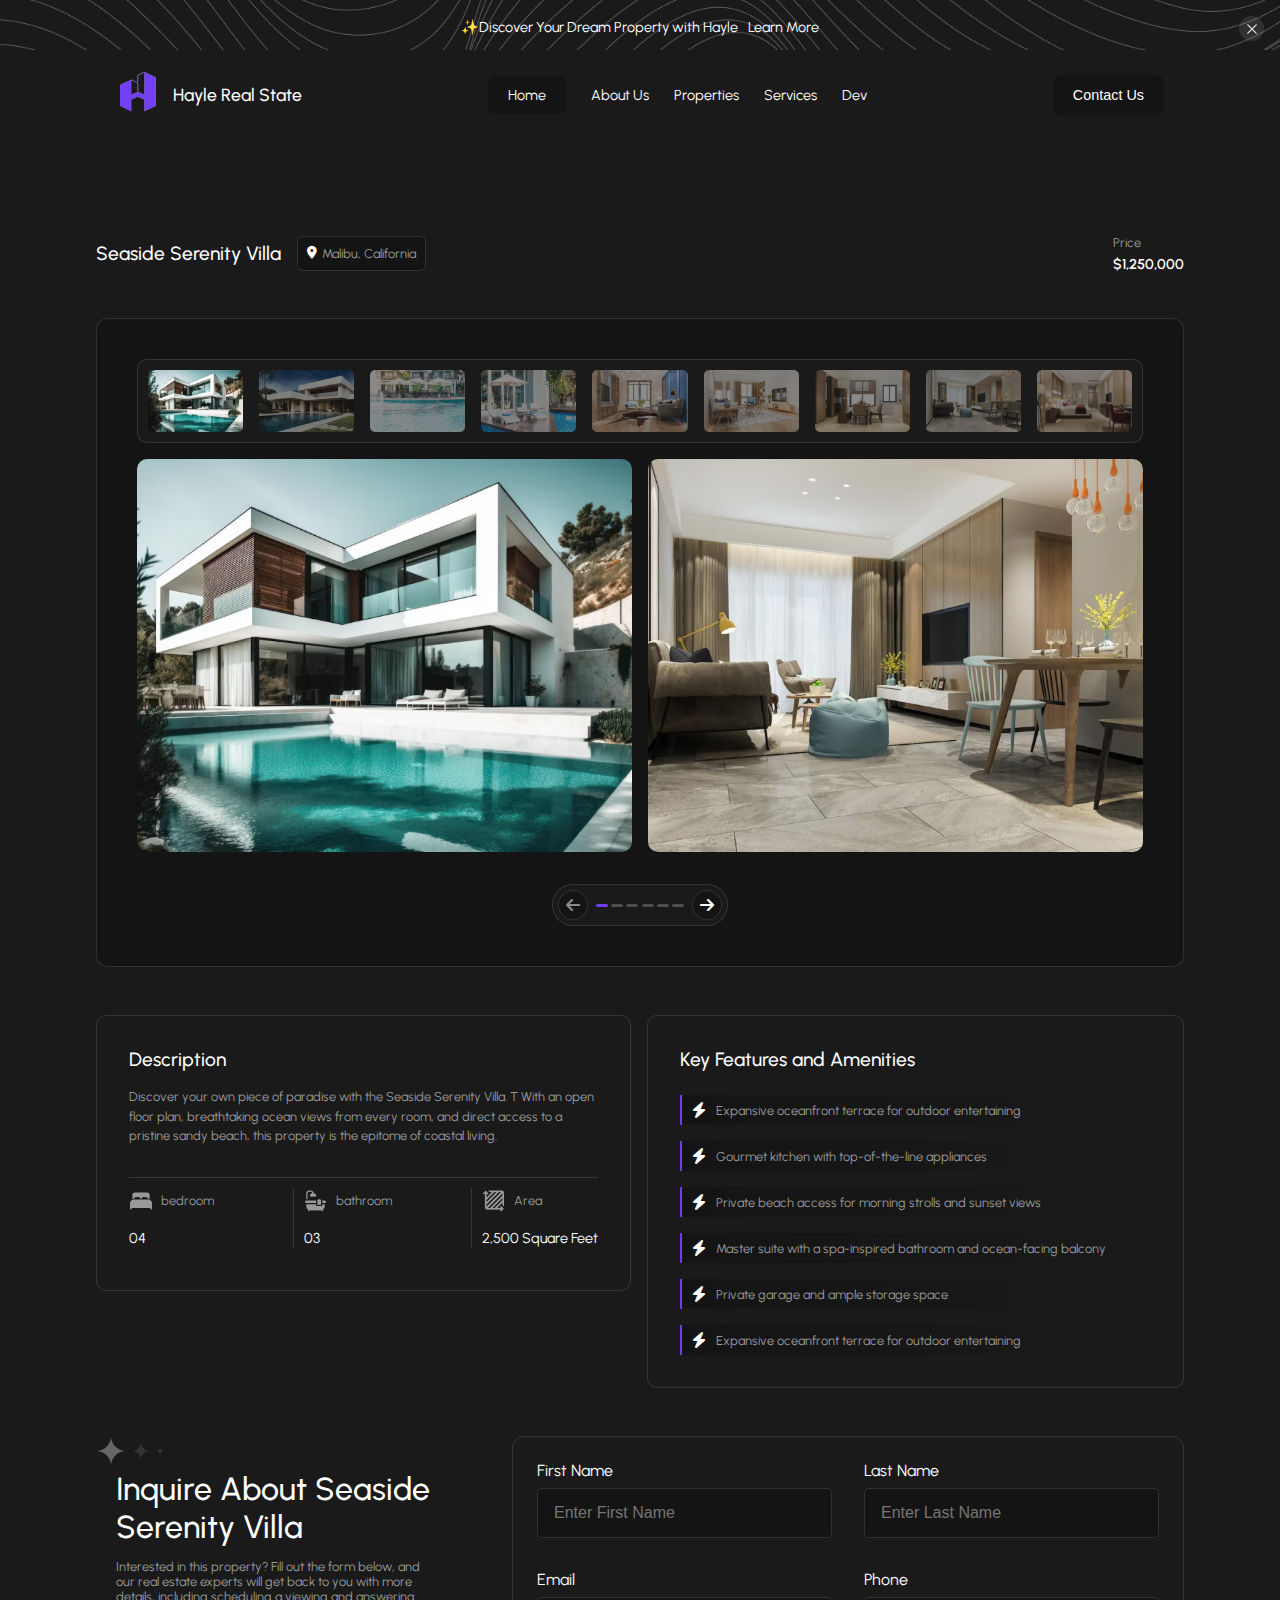
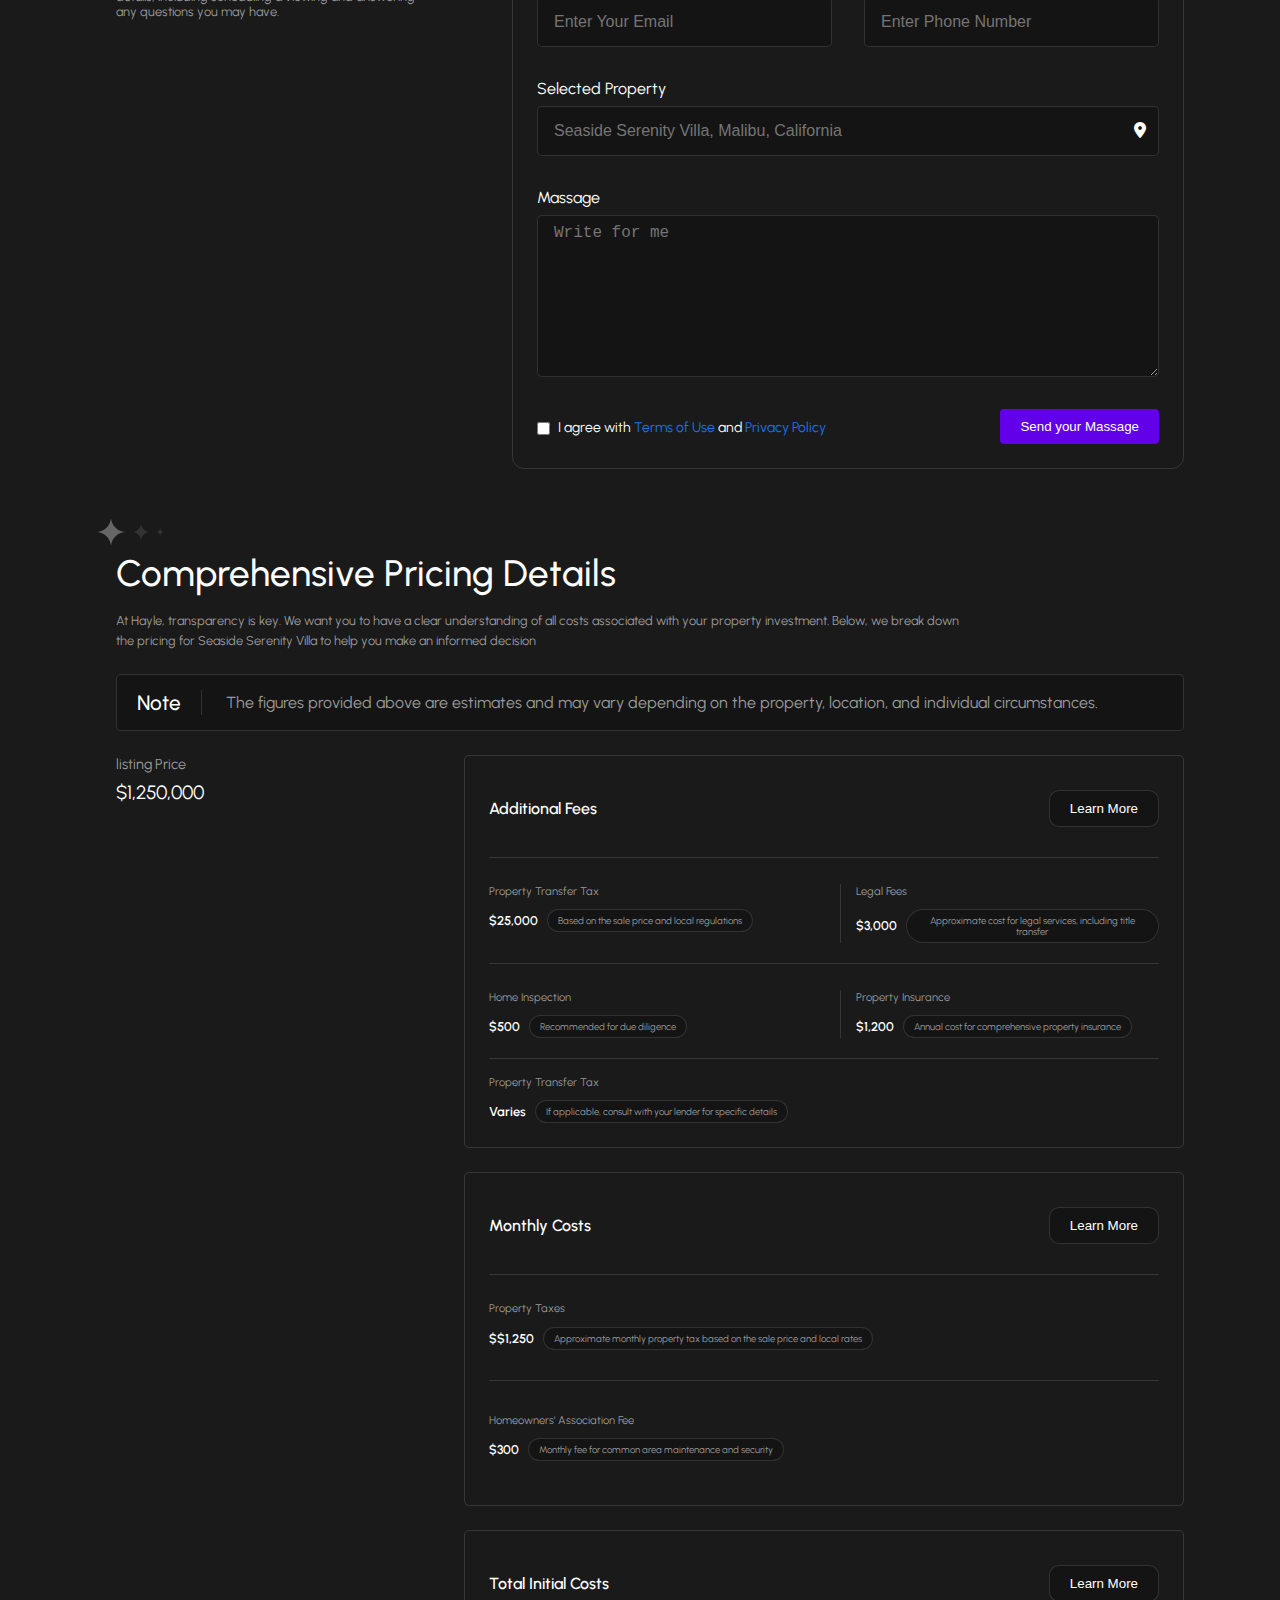
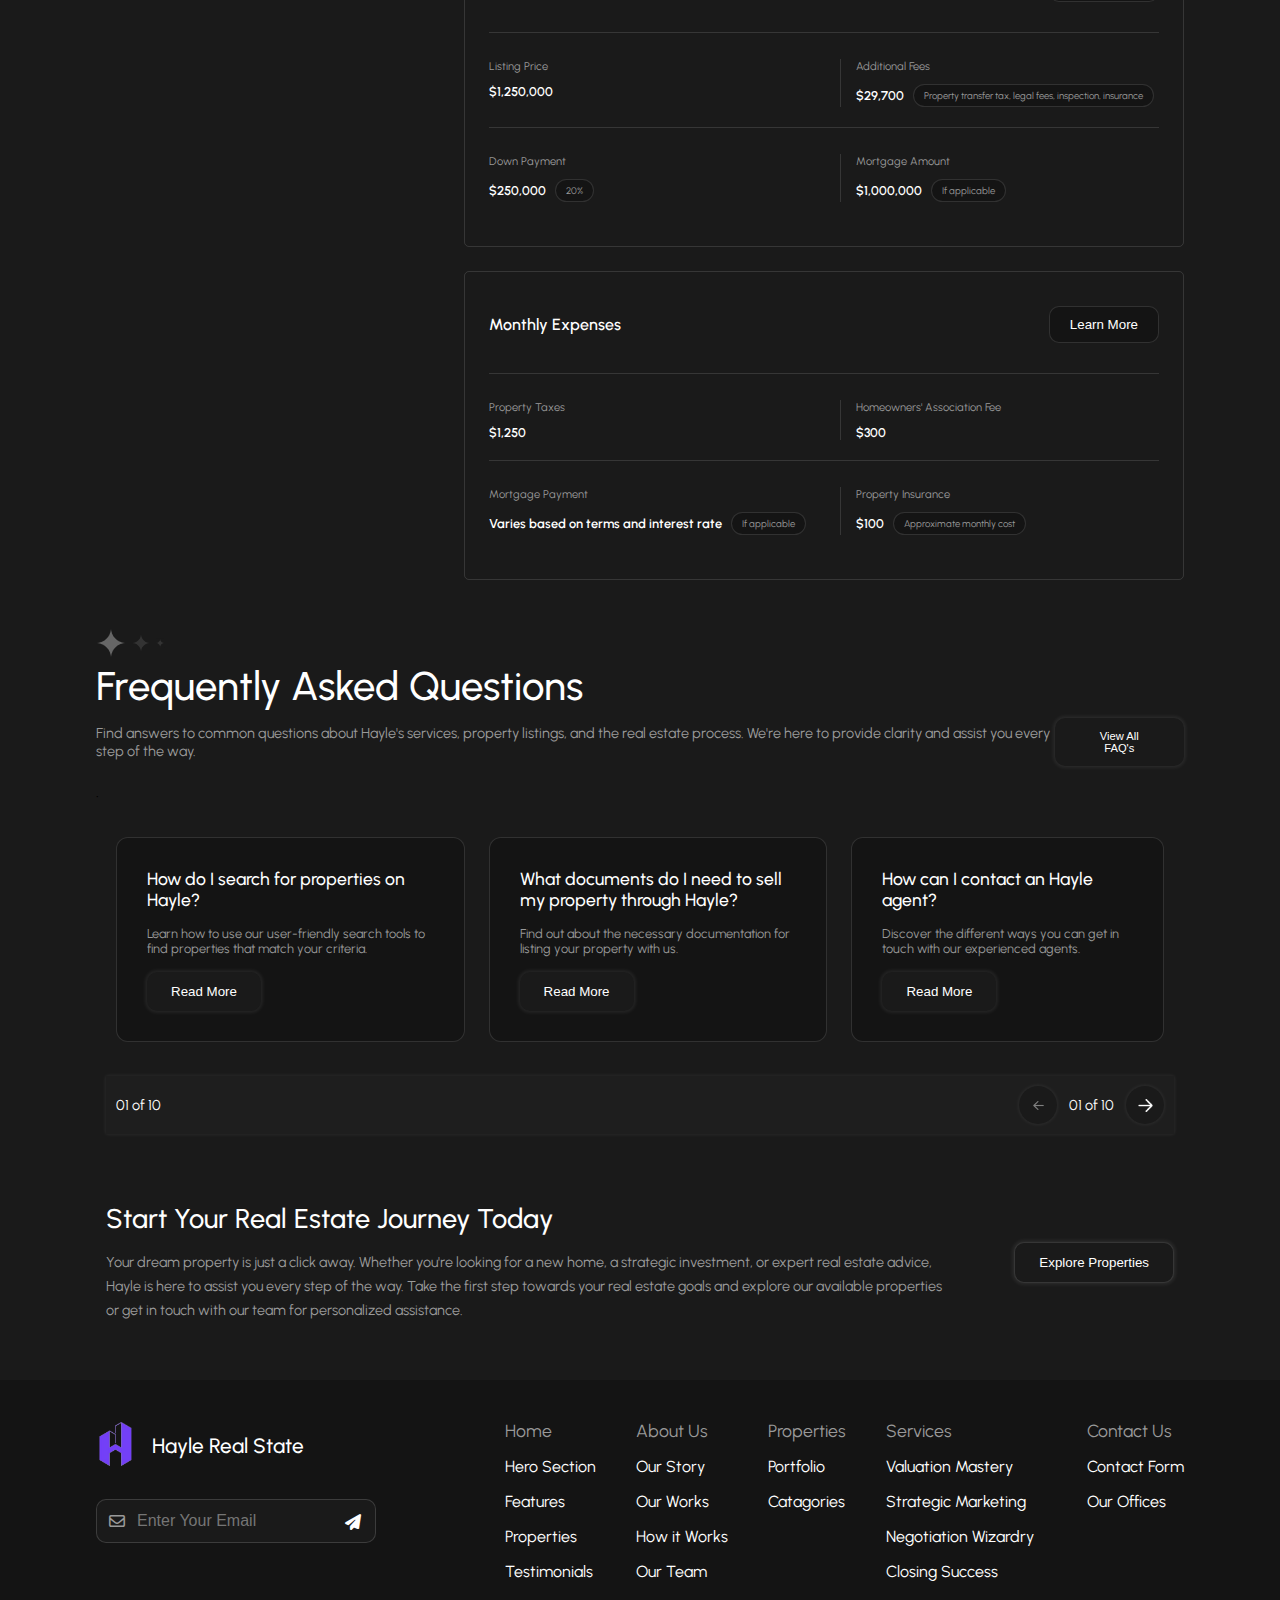
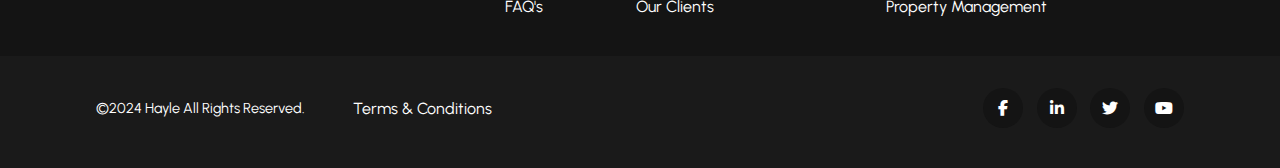
<file: property/property-details.html>
<!DOCTYPE html>
<html lang="en">
<head>
    <meta charset="UTF-8">
    <meta name="viewport" content="width=device-width, initial-scale=1.0">
    <title>Property-details</title>
    <link rel="stylesheet" href="property-details.css">
    <link rel="stylesheet" href="https://cdnjs.cloudflare.com/ajax/libs/font-awesome/6.5.2/css/all.min.css">
</head>
<body>
    <header>
    <!-- banner section -->
    <div class="banner">
        <div class="close-btn">
                <img src="/images/closeIcon.png" alt="">
            </div>
        <div class="b-details container">
            <p>✨Discover Your Dream Property with Hayle</p>
            <a href="#">Learn More</a>
        </div>

    </div>
    <!-- nav-bar section -->
     <div class="head">
    <div class="hamburger-sign container">
       <i class="fa-solid fa-bars-staggered" data-visible="true"></i>
       <i class="fa-solid fa-close" data-visible="false"></i>
    </div>
     <div class="menu container">
        <div class="logo">
             <a href="/Home/index.html"> <img src="/images/logo.png" alt="logo"></a>
            <a href="/Home/index.html"><h2>Hayle Real State</h2></a>
        </div>
        <nav class="menu-links">
            <ul>
                <li><a href="/Home/index.html" class="home">Home</a></li>
                <li><a href="/About/aboutUS.html" >About Us</a></li>
                <li><a href="/property/property.html">Properties</a></li>
                <li><a href="/Services/services.html">Services</a></li>
                <li><a href="/Dev/dev.html">Dev</a></li>
            </ul>
        </nav>
        <a href="/Contact Us/contactUs.html"><button class="contact-btn">Contact Us</button></a>

        <nav class="menu-links mobile-menu">
            <ul class="mobile-menu-ul" data-visible="false">
                <li><a href="/Home/index.html" class="home">Home</a></li>
                <li><a href="/About/aboutUS.html">About Us</a></li>
                <li><a href="/property/property/property.html">Properties</a></li>
                <li><a href="/Services/services.html">Services</a></li>
                <li><a href="/Dev/dev.html">Dev</a></li>
                <button class="contactM-btn">Contact Us</button>
                <button class="contactM-btn">Contact Us</button>
            </ul>
        </nav>
     </div>
     </div>
   </header>

   <!-- property details section -->
    <section class="property-details container">
                <div class="property-head">
                    <div class="property-title-location">
                        <h4>Seaside Serenity Villa</h4>
                        <div class="location">
                            <i class="fa-solid fa-location-dot"></i>
                            <span>Malibu, California</span>
                        </div>
                    </div>
                    <div class="p-price">
                        <span>Price</span>
                        <p>$1,250,000</p>
                    </div>
                </div>

                <div class="property-box">

                    <div class="upper">
                    <div class="slide-images-sec">
                        <img src="/images/sliderimage-1.png" alt="slider-property-images">
                        <img src="/images/sliderimage-2.png" alt="slider-property-images" class="slide-opacity">
                        <img src="/images/sliderimage-3.png" alt="slider-property-images" class="slide-opacity">
                        <img src="/images/sliderimage-4.png" alt="slider-property-images" class="slide-opacity">
                        <img src="/images/sliderimage-5.png" alt="slider-property-images" class="slide-opacity m-device">
                        <img src="/images/sliderimage-6.png" alt="slider-property-images" class="slide-opacity m-device">
                        <img src="/images/sliderimage-7.png" alt="slider-property-images" class="slide-opacity m-device">
                        <img src="/images/sliderimage-8.png" alt="slider-property-images" class="slide-opacity m-device">
                        <img src="/images/sliderimage-9.png" alt="slider-property-images" class="slide-opacity m-device">
                        
                    </div>

                    <div class="property-images">
                        <img src="/images/p-image1.png" alt="">
                        <img src="/images/p-image2.png" alt="" class="m-device">
                    </div>

                    </div>



                    <div class="slider">
                        <div class="slide-box">
                            <div class="slider-arrows">
                                <i class="fa-solid fas fa-arrow-left"></i>
                            </div>
                            <div class="next-sliders">
                                <div class="next recent"></div>
                                <div class="next"></div>
                                <div class="next"></div>
                                <div class="next"></div>
                                <div class="next"></div>
                                <div class="next"></div>
                            </div>
                             <div class="slider-arrows">
                                <i class="fa-solid fa-arrow-right"></i>
                            </div>     
                        </div>
                    </div>
                </div>
    </section>

    <!-- property description section -->
     <section class="property-des-features container">
        <div class="description-part">
            <div class="description">
                <h4>
                    Description
                </h4>
                <p>Discover your own piece of paradise with the Seaside Serenity Villa. T With an open floor plan, breathtaking ocean views from every room, and direct access to a pristine sandy beach, this property is the epitome of coastal living.</p>
                <div class="inside-descriptions">
                        <div class="inside-description">
                            <div class="bed-room">
                        <img src="/images/bedroom.png" alt="bed-icon">
                        <span>bedroom</span>
                        </div>
                        <p>04</p>
                    
                        </div>


                         <div class="inside-description path-room">
                            <div class="bath-room">
                        <img src="/images/bathrom.png" alt="bath-icon">
                        <span>bathroom</span>
                        </div>
                        <p>03</p>
                    
                        </div>


                         <div class="inside-description area">
                            <div class="Area">
                        <img src="/images/area.png" alt="bed-icon">
                        <span>Area</span>
                        </div>
                        <p>2,500 Square Feet</p>
                    
                        </div>
                </div>
            </div>
        </div>
        <div class="features-part">
            <h4>Key Features and Amenities</h4>
            <div class="features">
                <div class="feature">
                    <i class="fa-solid fa-bolt"></i>
                    <span>Expansive oceanfront terrace for outdoor entertaining</span>
                </div>

                <div class="feature">
                    <i class="fa-solid fa-bolt"></i>
                    <span>Gourmet kitchen with top-of-the-line appliances</span>
                </div>

                <div class="feature">
                    <i class="fa-solid fa-bolt"></i>
                    <span>Private beach access for morning strolls and sunset views</span>
                </div>

                <div class="feature">
                    <i class="fa-solid fa-bolt"></i>
                    <span>Master suite with a spa-inspired bathroom and ocean-facing balcony</span>
                </div>

                <div class="feature">
                    <i class="fa-solid fa-bolt"></i>
                    <span>Private garage and ample storage space</span>
                </div>

                <div class="feature">
                    <i class="fa-solid fa-bolt"></i>
                    <span>Expansive oceanfront terrace for outdoor entertaining</span>
                </div>
            </div>
        </div>
     </section>

     <!-- About One Property Section-->
      <section class="about-property container">
        <div class="left-side">
            <img src="/images/Abstract Design (2).png" alt="">
            <div class="head-left-side">
                <h3>Inquire About Seaside Serenity Villa</h3>
                <p>Interested in this property? Fill out the form below, and our real estate experts will get back to you with more details, including scheduling a viewing and answering any questions you may have.</p>
            </div>
        </div>
        <div class="right-side">
            <form action="">
                <div class="input-label">
                <label for="first-name">First Name</label>
                <input type="text" placeholder="Enter First Name" class="form-input" required>
            </div>

            <div class="input-label">
                <label for="Last-name">Last Name</label>
                <input type="text" placeholder="Enter Last Name" class="form-input" required>
            </div>

                <div class="input-label">
                <label for="email">Email</label>
                <input type="email" placeholder="Enter Your Email" class="form-input" required>
            </div>

            <div class="input-label">
                <label for="phone">Phone</label>
                <input type="text" placeholder="Enter Phone Number" class="form-input" required>
            </div>

            <div class="input-label Selected-pr">
                <i class="fa-solid fa-location-dot"></i>
                <label for="Last-name">Selected Property</label>
                <input type="text" placeholder="Seaside Serenity Villa, Malibu, California" class="form-input" required>
            </div>

            <div class="input-label textarea">
                <label for="Massage">Massage</label>
                <textarea rows="8" placeholder="Write for me"></textarea>
            </div>

            <div class="checkbox">
                    <div class="checkbox-terms-section">
                        <div class="check-box-section">
                        <input type="checkbox" value="">
                        </div>
                    <div class="agree-term">
                       <label for="agree">I agree with <a href="#">Terms of Use</a> and <a href="#">Privacy Policy</a></label>
                    </div>
                </div>
                <div class="btn">
                    <button>Send your Massage</button>
                    </div>
            </div>

            </div>

            </form>
        </div>
      </section>

      <!-- Comprehensive Pricing Details -->
       <section class="Comprehensive-pricing container">
        <img src="/images/Abstract Design (2).png" alt="">
        <div class="pricing">
            <div class="head-pricing">
                <h3>Comprehensive Pricing Details</h3>
                <p>At Hayle, transparency is key. We want you to have a clear understanding of all costs associated with your property investment. Below, we break down the pricing for Seaside Serenity Villa to help you make an informed decision</p>
            </div>

            <!-- princing noted -->
            <div class="pricing-note">
                <div class="note-title">
                    <h3>Note</h3>
                </div>
                <div class="note-description">
                    <p>The figures provided above are estimates and may vary depending on the property, location, and individual circumstances.</p>
                </div>
            </div>


            <div class="pricing-box">
                <div class="left-listing-price">
                    <p>listing Price</p>
                    <span>$1,250,000</span>
                </div>

                <!-- listing price -->
                <div class="right-listing-price">

                    <!-- list 01 -->
                    <div class="pricing-list">
                   <div class="title-tax-fees">
                    <p>Additional Fees</p>
                    <button class="learnmore">Learn More</button>
                   </div>
                   <div class="tax-fee-details">
                        <div class="tax-fee">
                            <p>Property Transfer Tax</p>
                            <div class="taxt-price">
                                <p>$25,000</p>
                                <div class="based-taxt-price">
                                    <span>Based on the sale price and local regulations</span>
                                </div>
                            </div>
                        </div>


                        <div class="tax-fee right-side-taxt">
                            <p>Legal Fees</p>
                            <div class="taxt-price">
                                <p>$3,000</p>
                                <div class="based-taxt-price">
                                    <span>Approximate cost for legal services, including title transfer</span>
                                </div>
                            </div>
                        </div>

                                        
                   </div>

                   <div class="tax-fee-details">
                        <div class="tax-fee">
                            <p>Home Inspection</p>
                            <div class="taxt-price">
                                <p>$500</p>
                                <div class="based-taxt-price">
                                    <span>Recommended for due diligence</span>
                                </div>
                            </div>
                        </div>


                        <div class="tax-fee right-side-taxt">
                            <p>Property Insurance</p>
                            <div class="taxt-price">
                                <p>$1,200</p>
                                <div class="based-taxt-price">
                                    <span>Annual cost for comprehensive property insurance</span>
                                </div>
                            </div>
                        </div>                    
                   </div>

                   <div class="tax-fee">
                            <p>Property Transfer Tax</p>
                            <div class="taxt-price">
                                <p>Varies</p>
                                <div class="based-taxt-price">
                                    <span>If applicable, consult with your lender for specific details</span>
                                </div>
                            </div>
                        </div> 
                </div>


                    <!-- Monthly Text -->
                <div class="pricing-list">
                   <div class="title-tax-fees">
                    <p>Monthly Costs</p>
                    <button class="learnmore">Learn More</button>
                   </div>
                   <div class="tax-fee-details monthly-cost">
                        <div class="tax-fee monthly-text-fee">
                            <p>Property Taxes</p>
                            <div class="taxt-price">
                                <p>$$1,250</p>
                                <div class="based-taxt-price">
                                    <span>Approximate monthly property tax based on the sale price and local rates</span>
                                </div>
                            </div>
                        </div>


                        <div class="tax-fee">
                            <p>Homeowners' Association Fee</p>
                            <div class="taxt-price">
                                <p>$300</p>
                                <div class="based-taxt-price">
                                    <span>Monthly fee for common area maintenance and security</span>
                                </div>
                            </div>
                        </div>                        
                   </div>   
                </div>



                <!-- Total Initial Costs -->
                <div class="pricing-list">
                   <div class="title-tax-fees">
                    <p>Total Initial Costs</p>
                    <button class="learnmore">Learn More</button>
                   </div>
                   <div class="tax-fee-details">
                        <div class="tax-fee">
                            <p>Listing Price</p>
                            <div class="taxt-price">
                                <p>$1,250,000</p>
                                <!-- <div class="based-taxt-price">
                                   
                                </div> -->
                            </div>
                        </div>


                        <div class="tax-fee right-side-taxt">
                            <p>Additional Fees</p>
                            <div class="taxt-price">
                                <p>$29,700</p>
                                <div class="based-taxt-price">
                                    <span>Property transfer tax, legal fees, inspection, insurance</span>
                                </div>
                            </div>
                        </div>

                                        
                   </div>

                   <div class="tax-fee-details Initial-cost">
                        <div class="tax-fee">
                            <p>Down Payment</p>
                            <div class="taxt-price">
                                <p>$250,000</p>
                                <div class="based-taxt-price">
                                    <span>20%</span>
                                </div>
                            </div>
                        </div>


                        <div class="tax-fee right-side-taxt">
                            <p>Mortgage Amount</p>
                            <div class="taxt-price">
                                <p>$1,000,000</p>
                                <div class="based-taxt-price">
                                    <span>If applicable</span>
                                </div>
                            </div>
                        </div>                    
                   </div> 
                </div>



                 <!-- Monthly Expenses -->
                <div class="pricing-list">
                   <div class="title-tax-fees">
                    <p>Monthly Expenses</p>
                    <button class="learnmore">Learn More</button>
                   </div>
                   <div class="tax-fee-details">
                        <div class="tax-fee">
                            <p>Property Taxes</p>
                            <div class="taxt-price">
                                <p>$1,250</p>
                                <!-- <div class="based-taxt-price">
                                   
                                </div> -->
                            </div>
                        </div>


                        <div class="tax-fee right-side-taxt">
                            <p>Homeowners' Association Fee</p>
                            <div class="taxt-price">
                                <p>$300</p>
                                <!-- <div class="based-taxt-price">
                                    <span>Property transfer tax, legal fees, inspection, insurance</span>
                                </div> -->
                            </div>
                        </div>

                                        
                   </div>

                   <div class="tax-fee-details Initial-cost">
                        <div class="tax-fee">
                            <p>Mortgage Payment</p>
                            <div class="taxt-price">
                                <p>Varies based on terms and interest rate</p>
                                <div class="based-taxt-price">
                                    <span>If applicable</span>
                                </div>
                            </div>
                        </div>


                        <div class="tax-fee right-side-taxt">
                            <p>Property Insurance</p>
                            <div class="taxt-price">
                                <p>$100</p>
                                <div class="based-taxt-price">
                                    <span>Approximate monthly cost</span>
                                </div>
                            </div>
                        </div>                    
                   </div> 
                </div>


                </div>
            </div>
        </div>
       </section>

        <!-- Frequently Asked Questions section -->
        <section class="FAQ container">
           <div class="FAQ-Head">
            <img src="/images/Abstract Design (2).png" alt="">
            <h2>Frequently Asked Questions</h2>
            <div class="FAQ-description">
                <p>Find answers to common questions about Hayle's services, property listings, and the real estate process. We're here to provide clarity and assist you every step of the way.</p>
                <button class="View-FAQ FAQ-mobile FAQ-tablet">View All FAQ's</button>
            </div>
           </div>.

           <div class="FAQ-questions">
            <div class="FAQ-question-boxes">
            <div class="FAQ-question-box">
                <h4>How do I search for properties on Hayle?</h4>
                <p>Learn how to use our user-friendly search tools to find properties that match your criteria.</p>
                <button class="read-more">Read More</button>
            </div>

            <!-- Q-box2 -->
            <div class="FAQ-question-box">
                <h4>What documents do I need to sell my property through Hayle?</h4>
                <p>Find out about the necessary documentation for listing your property with us.</p>
                <button class="read-more">Read More</button>
            </div>
            <!-- Q3 -->
            <div class="FAQ-question-box">
                <h4>How can I contact an Hayle agent?</h4>
                <p>Discover the different ways you can get in touch with our experienced agents.</p>
               <button class="read-more">Read More</button>
            </div>
            <div class="FAQ-question-box FQ-tablet FQ-pc">
                <h4>How can I contact an Hayle agent?</h4>
                <p>Discover the different ways you can get in touch with our experienced agents.</p>
               <button class="read-more">Read More</button>
            </div>
            </div>

            <div class="property-count">
                    <button class="v-testominals-btn View-FAQ">View All FAQ's</button>
                    <p class="test-count-pc-1">01 of 10</p>
                <div class="arrows">
                    <div class="arrow">
                        <img src="/images/arrow-1png.png" alt="arrow">
                    </div>
                     <p class="test-count-pc test-count-mobile">01 of 10</p>
                    <div class="arrow">
                        <img src="/images/arrow 2.png" alt="">
                    </div>
                </div>
            </div>
           </div>
             </div>
        </section>

        <!-- star journey section -->
         <section class="start-jorney">
            <div class="journey-section container">
                <div class="journey-heads">
                    <h2>Start Your Real Estate Journey Today</h2>
                    <p>Your dream property is just a click away. Whether you're looking for a new home, a strategic investment, or expert real estate advice, Hayle is here to assist you every step of the way. Take the first step towards your real estate goals and explore our available properties or get in touch with our team for personalized assistance.</p>
                </div>
                <div class="journey-btn">
                    <button>Explore Properties</button>
                </div>
            </div>

         </section>

         <!-- Footer Section -->
          <footer>
            <div class="footer-section container">
                <div class="f-logo-and-chat">
                    <div class="logo">
                    <img src="/images/logo.png" alt="f-logo-image">
                    <h3>Hayle Real State</h3>
                    </div>
                    <div class="f-chat">
                        <input type="email" placeholder="Enter Your Email">
                        <i class="fa-solid fa-paper-plane sent-icon"></i>
                        <i class="fa-regular fa-envelope email-icon"></i>
                    </div>
                </div>

                <!-- Footer Links -->
                 <div class="footer-links">
                    <div class="f-link">
                        <span>Home</span>
                        <a href="#">Hero Section</a>
                        <a href="#">Features</a>
                        <a href="#">Properties</a>
                        <a href="#">Testimonials</a>
                        <a href="#">FAQ's</a>    
                    </div>

                    <!--  -->
                    <div class="f-link">
                        <span>About Us</span>
                        <a href="#">Our Story</a>
                        <a href="#">Our Works</a>
                        <a href="#">How it Works</a>
                        <a href="#">Our Team</a>
                        <a href="#">Our Clients</a>    
                    </div>
                    <div class="f-link">
                        <span>Properties</span>
                        <a href="#">Portfolio</a>
                        <a href="#">Catagories</a>  
                    </div>

                    <div class="f-link">
                        <span>Services</span>
                        <a href="#">Valuation Mastery</a>
                        <a href="#">Strategic Marketing</a>
                        <a href="#">Negotiation Wizardry</a>
                        <a href="#">Closing Success</a>
                        <a href="#">Property Management</a>    
                    </div>

                    <div class="f-link">
                        <span>Contact Us</span>
                        <a href="#">Contact Form</a>
                        <a href="#">Our Offices</a>  
                    </div>
                 </div>
            </div>
          </footer>

          <!-- Social Icons footer section -->
           <div class="social-icons-footer container">
            <div class="copyright-section"> 
                <p>&copy;2024 Hayle All Rights Reserved.</p>
                <a href="#">Terms & Conditions</a>
            </div>
            <div class="social-media-icons">
                <div class="social-media-icon">
                <i class="fa-brands fa-facebook-f"></i>
                </div>
                <div class="social-media-icon">
                    <i class="fa-brands fab fa-linkedin-in"></i>
                </div>
                <div class="social-media-icon">
                    <i class="fa-brands fab fab fa-twitter"></i>
                </div>
                <div class="social-media-icon">
                   <i class="fa-brands fab fab fab fa-youtube"></i>
                </div>
            </div>
           </div>


           <script>
        const hamburger = document.querySelector('.hamburger-sign');
        const mobileMenu = document.querySelector(".mobile-menu-ul");
        const icons = document.querySelectorAll("i");

        hamburger.addEventListener("click", function (event) {
            const isVisible = mobileMenu.getAttribute('data-visible');
            if (isVisible == "true") {
                // qari hiding
                mobileMenu.setAttribute('data-visible', "false");
                icons[0].setAttribute('data-visible', "true");
                icons[1].setAttribute('data-visible', "false");
            } else if (isVisible == "false") {
                // soo bandhig showing
                mobileMenu.setAttribute('data-visible', "true");
                icons[0].setAttribute('data-visible', "false");
                icons[1].setAttribute('data-visible', "true");
            }
        });
</script>
</body>
</html>
</file>
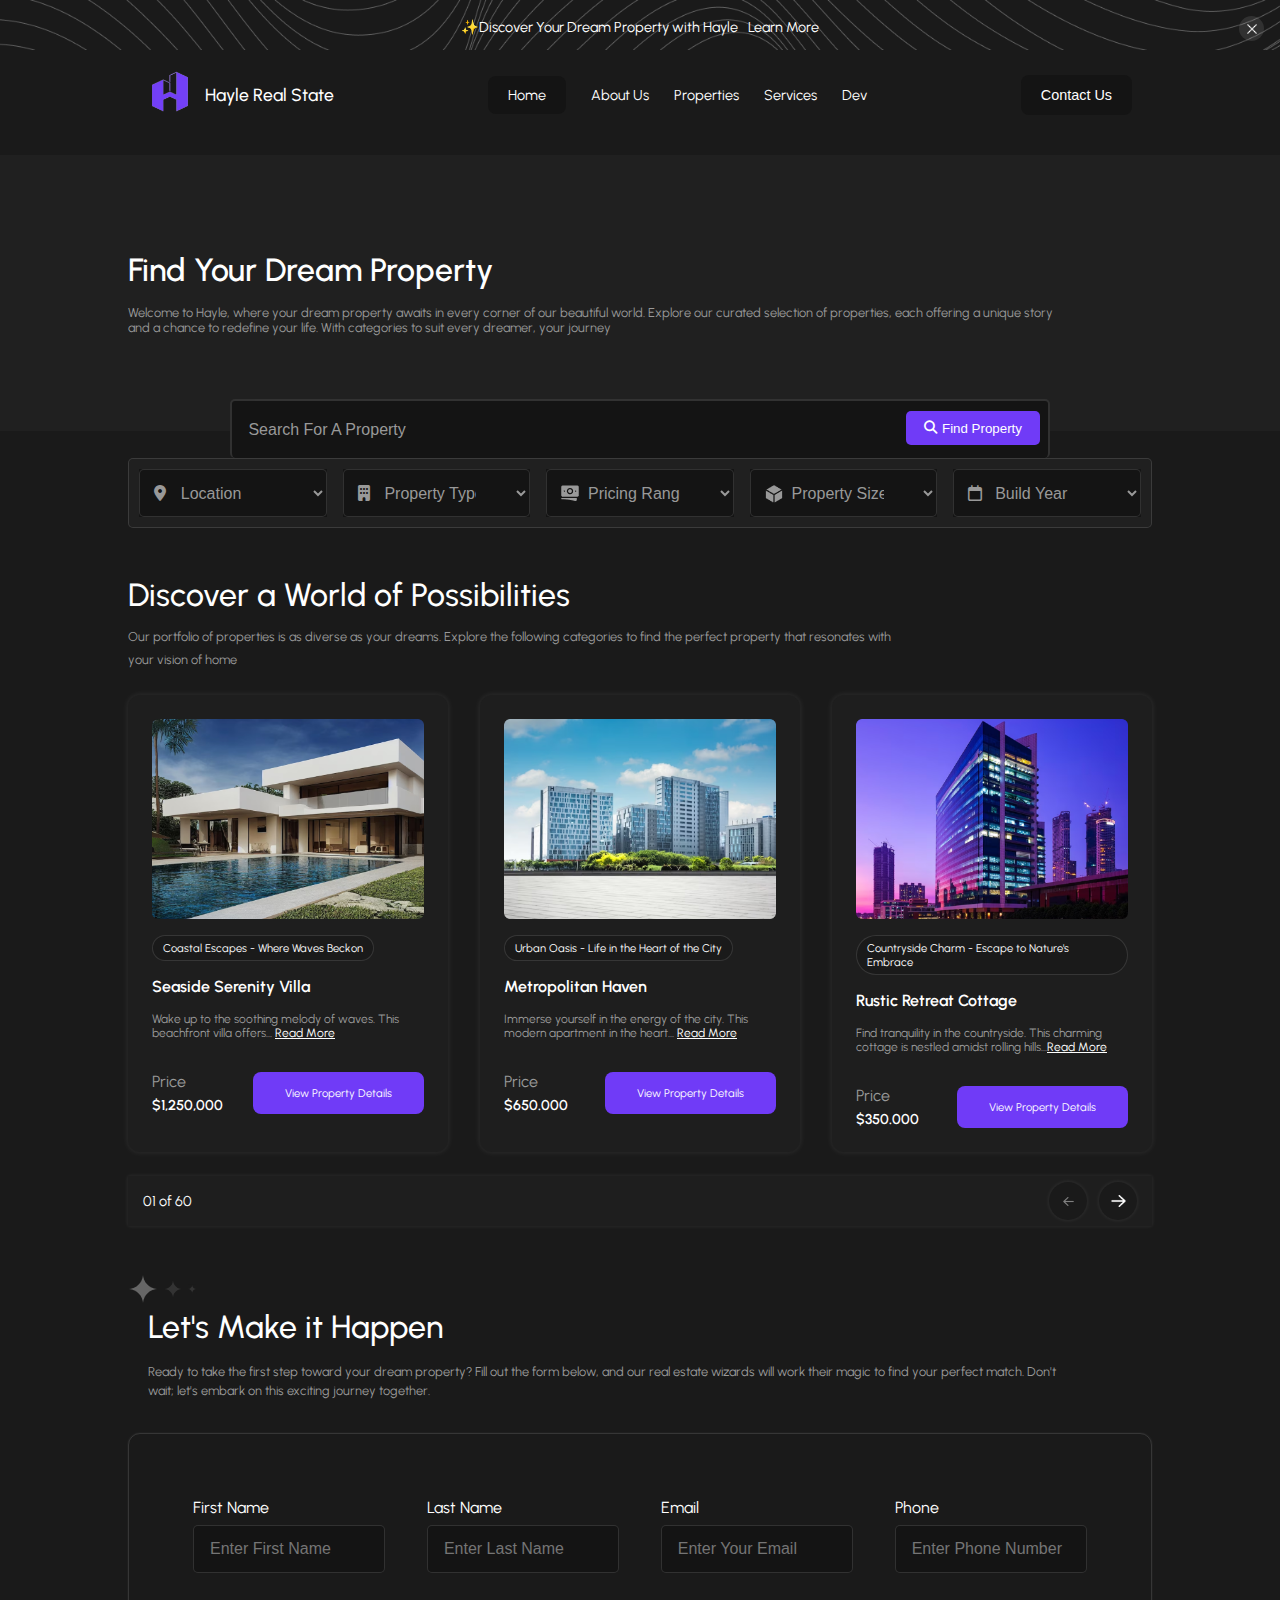
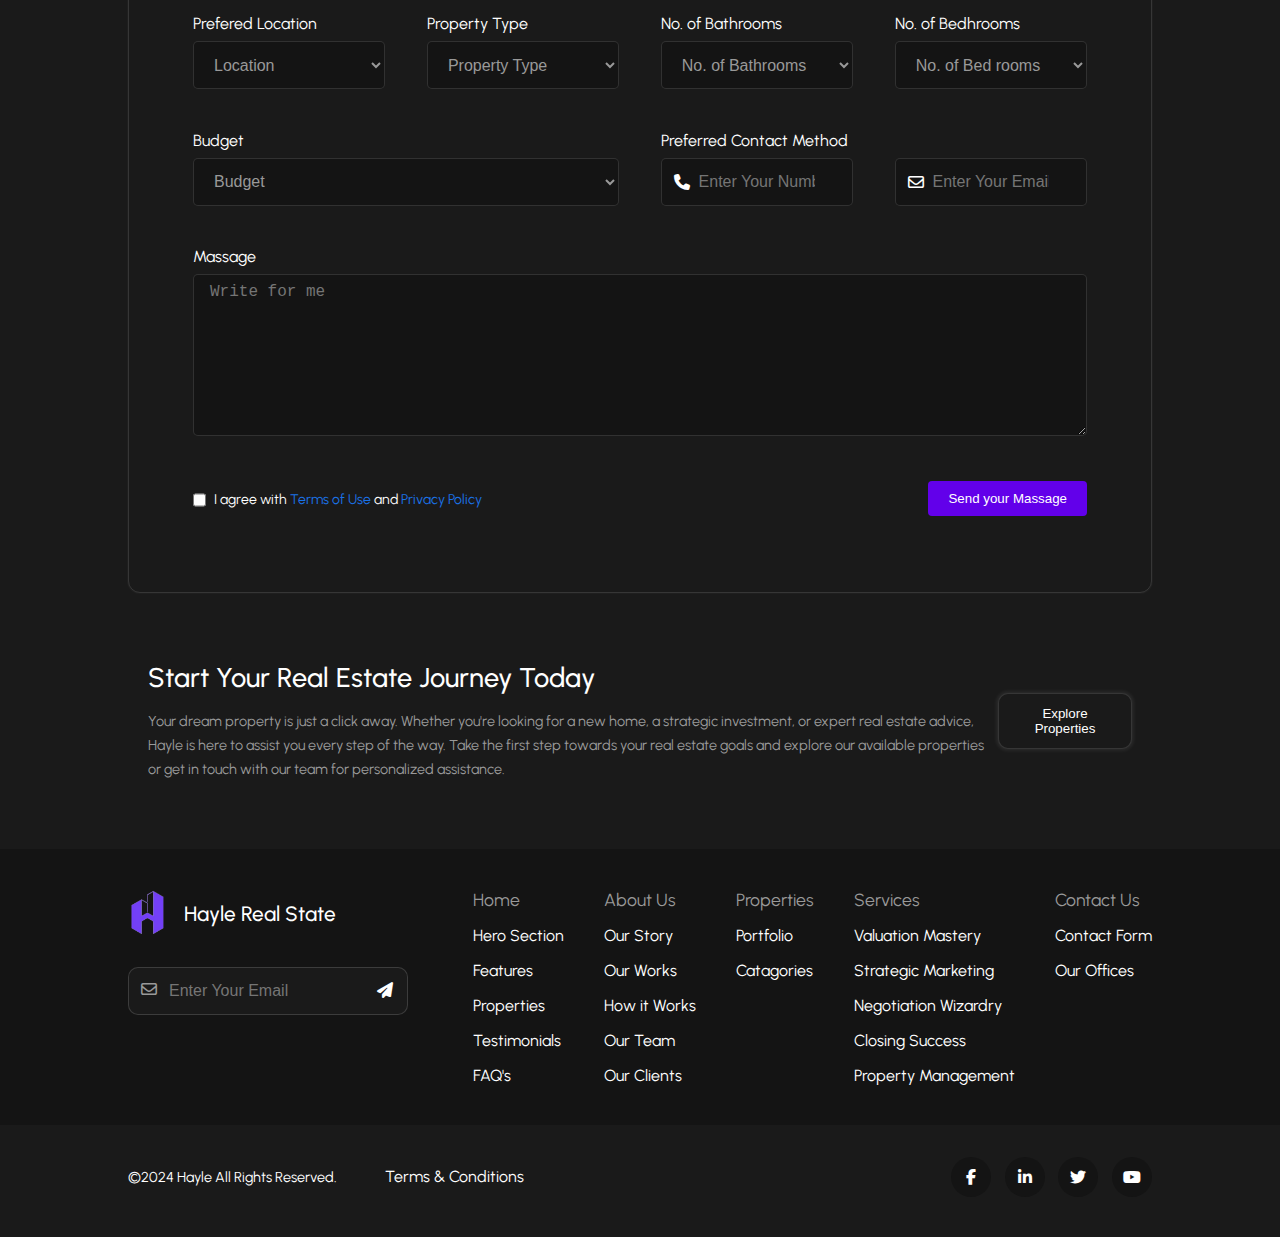
<file: property/property.html>
<!DOCTYPE html>
<html lang="en">
<head>
    <meta charset="UTF-8">
    <meta name="viewport" content="width=device-width, initial-scale=1.0">
    <title>Find Your Dream Property</title>
    <link rel="stylesheet" href="property.css">
    <link rel="stylesheet" href="https://cdnjs.cloudflare.com/ajax/libs/font-awesome/6.5.2/css/all.min.css">
</head>
<body>
     <header>
    <!-- banner section -->
    <div class="banner">
        <div class="close-btn">
                <img src="/images/closeIcon.png" alt="">
            </div>
        <div class="b-details container">
            <p>✨Discover Your Dream Property with Hayle</p>
            <a href="#">Learn More</a>
        </div>

    </div>
    <!-- nav-bar section -->
     <div class="head">
    <div class="hamburger-sign container">
       <i class="fa-solid fa-bars-staggered" data-visible="true"></i>
       <i class="fa-solid fa-close" data-visible="false"></i>
    </div>
     <div class="menu container">
        <div class="logo">
            <a href="/Home/index.html"> <img src="/images/logo.png" alt="logo"></a>
            <a href="/Home/index.html"><h2>Hayle Real State</h2></a>
        </div>
        <nav class="menu-links">
            <ul>
                <li><a href="/Home/index.html" class="home">Home</a></li>
                <li><a href="/About/aboutUS.html" >About Us</a></li>
                <li><a href="/property/property.html">Properties</a></li>
                <li><a href="/Services/services.html">Services</a></li>
                <li><a href="/Dev/dev.html">Dev</a></li>
            </ul>
        </nav>
        <a href="/Contact Us/contactUs.html"><button class="contact-btn">Contact Us</button></a>

        <nav class="menu-links mobile-menu">
            <ul class="mobile-menu-ul" data-visible="false">
                <li><a href="/Home/index.html" class="home">Home</a></li>
                <li><a href="/About/aboutUS.html">About Us</a></li>
                <li><a href="/property/property/property.html">Properties</a></li>
                <li><a href="/Services/services.html">Services</a></li>
                <li><a href="/Dev/dev.html">Dev</a></li>
                <button class="contactM-btn">Contact Us</button>
                <button class="contactM-btn">Contact Us</button>
            </ul>
        </nav>
     </div>
     </div>
   </header>

   <!-- hero property section -->
    <section class="hero-bg">
        <div class="hero-section container">
            <h2>Find Your Dream Property</h2>
            <p>Welcome to Hayle, where your dream property awaits in every corner of our beautiful world. Explore our curated selection of properties, each offering a unique story and a chance to redefine your life. With categories to suit every dreamer, your journey </p>
        </div>
         </section>


         <!-- Search-bar-and-category-selection -->
          <section class="search-categories container">
        <div class="search-bar-section">
            <input type="search"  placeholder="Search For A Property">
            <button class="search-btn"><i class="fa-solid fa-magnifying-glass"></i>Find Property</button>
        </div>
        <div class="categories">

            <!-- category 01 -->
                <div class="category">
                    <i class="fa-solid fa-location-dot"></i>
                <select id="Location">
                     <option value="" disabled selected hidden>Location</option>
                    <option value="development">Mogadishu</option>
                    <option value="design">Hargaysa</option>
                    <option value="sales">Kismaayo</option>
                    <option value="sales">Marka</option>
                    <option value="sales">Beledwayne</option>
                </select>
                </div>

                 <!-- category 02 -->
                 <div class="category">
                      <i class="fa-solid fa-building"></i>
                <select id="Location">
                     <option value="" disabled selected hidden>Property Type</option>
                    <option value="Residential Property">Residential Property</option>
                    <option value="Mixed-Use Property">Mixed-Use Property</option>
                    <option value="Special Purpose Property">Special Purpose Property</option>
                    <option value="Recreational Property">Recreational Property</option>
                    <option value="Hospitality Property">Hospitality Property</option>
                </select>
                </div>

                 <!-- category 03 -->
                 <div class="category">
                      <img src="/images/pricing-icon.png" alt="">
                <select id="Location">
                     <option value="" disabled selected hidden>Pricing Range</option>
                    <option value="$1,500,000">$1,500,000</option>
                    <option value="$100,000">$100,000</option>
                    <option value="$70,000">$70,000</option>
                    <option value="$50,000">$50,000</option>
                    <option value="$30,000">$30,000</option>
                </select>
                </div>
                 <!-- category 04 -->
                 <div class="category">
                      
                    <img src="/images/Propert-size.png" alt="">
                <select id="Location">
                     <option value="" disabled selected hidden>Property Size</option>
                    <option value="Up to 5,000 square feet">Up to 5,000 square feet</option>
                    <option value="5,000 to 10,000 square feet">5,000 to 10,000 square feet</option>
                    <option value="10,000 to 20,000 square feet">10,000 to 20,000 square feet</option>
                    <option value="1 to 5 acres">1 to 5 acres</option>
                    <option value="10 to 50 acres">10 to 50 acres</option>
                </select>
                </div>

                 <!-- category 05 -->
                 <div class="category">
                     <i class="fa-regular fa-calendar"></i>
                <select id="Location">
                     <option value="" disabled selected hidden>Build Year</option>
                    <option value="2000-2005">2000-2005</option>
                    <option value="2006-2010">2006-2010</option>
                    <option value="2011-2015">2011-2015</option>
                    <option value="2016-2020">2016-2020</option>
                    <option value="2021-2024">2021-2024</option>
                </select>
                </div>
        </div>
    </section>


      <!-- features properties -->
      <section>
        <div class="featured-property container">
            <div class="property-quo">
                <h2>Discover a World of Possibilities</h2>
                <div class="p">
                <p>Our portfolio of properties is as diverse as your dreams. Explore the following categories to find the perfect property that resonates with <br> your vision of home</p>
                </div>
            </div>
            <div class="properties">

                <!-- property 01 -->
            <div class="property mobile-device">
                <img src="/images/property image 1.png" alt="property-image">
                <p class="property-des-1">Coastal Escapes - Where Waves Beckon</p>
                <h4 class="propert-title">Seaside Serenity Villa</h4>
                <p class="property-description">Wake up to the soothing melody of waves. This beachfront villa offers... <span>Read More</span></p>
                <div class="property-price-view">
                    <div class="p-price">
                        <span>Price</span>
                       <p>$1,250,000</p>
                    </div>
                    <a href="/property/property-details.html" class="view-details">View Property Details</a>
                </div>
            </div>

            <!-- property 02 -->
            <div class="property mobile-device">
                <img src="/images/Image (1).png" alt="property-image">
                <p class="property-des-1">Urban Oasis - Life in the Heart of the City</p>
                <h4 class="propert-title">Metropolitan Haven</h4>
                <p class="property-description">Immerse yourself in the energy of the city. This modern apartment in the heart... <span>Read More</span></p>
                <div class="property-price-view">
                    <div class="p-price">
                        <span>Price</span>
                        <p>$650.000</p>
                    </div>
                    <a href="/property/property-details.html" class="view-details">View Property Details</a>
                </div>
            </div>
            <!-- property 03 -->
            <div class="property">
                <img src="/images/Image (2).png" alt="property-image">
                <p class="property-des-1">Countryside Charm - Escape to Nature's Embrace</p>
                <h4 class="propert-title">Rustic Retreat Cottage</h4>
                <p class="property-description">Find tranquility in the countryside. This charming cottage is nestled amidst rolling hills...<span>Read More</span></p>
                <div class="property-price-view">
                    <div class="p-price">
                        <span>Price</span>
                        <p>$350.000</p>
                    </div>
                    <a href="/property/property-details.html" class="view-details">View Property Details</a>
                </div>
            </div>

            </div>
            <div class="property-count">
                <p>01 of 60</p>
                <div class="arrows">
                    <div class="arrow">
                        <img src="/images/arrow-1png.png" alt="arrow">
                        
                    </div>
                    <div class="arrow">
                        <img src="/images/arrow 2.png" alt="">
                    </div>
                </div>
            </div>
        </div>
      </section>


    <!-- Property form -->
      <section class="property-form container">
        <div class="top-section">
            <img src="/images/Abstract Design (2).png" alt="">
            <div class="inside-top">
                <h2>Let's Make it Happen</h2>
                <p>Ready to take the first step toward your dream property? Fill out the form below, and our real estate wizards will work their magic to find your perfect match. Don't wait; let's embark on this exciting journey together.</p>
            </div>
        </div>
            <!-- form section -->
        <form action="property">
            <div class="form-group">
            <!-- frist Name -->
            <div class="input-label">
                <label for="first-name">First Name</label>
                <input type="text" placeholder="Enter First Name" class="form-input" required>
            </div>
            <!-- last Name -->
            <div class="input-label">
                <label for="last-name">Last Name</label>
                <input type="text" placeholder="Enter Last Name" class="form-input" required>
            </div>

            <!-- Email -->
             <div class="input-label">
                <label for="Email">Email</label>
                <input type="email" placeholder="Enter Your Email" class="form-input" required>
            </div>
            <!-- phone -->
             <div class="input-label">
                <label for="phone">Phone</label>
                <input type="text" placeholder="Enter Phone Number" class="form-input" required>
            </div>

             <!-- prefered location -->
                <div class="input-label">
                    <label for="location">Prefered Location</label>
                <select id="Location">
                    <option value="" disabled selected hidden>Location</option>
                    <option value="Mogadishu">Mogadishu</option>
                    <option value="Garoowe">Garoowe</option>
                    <option value="Hargaysa">Hargaysa</option>
                    <option value="Kismaayo">Kismaayo</option>
                    <option value="Marka">Marka</option>
                    <option value="Beledwayne">Beledwayne</option>
                    <option value="Garoowe">Bosaaso</option>
                </select>
                </div>

                <!-- Property Type  -->
                 <div class="input-label">
                    <label for="property-type">Property Type</label>
                <select id="property-type">
                     <option value="" disabled selected hidden>Property Type</option>
                    <option value="Residential Property">Residential Property</option>
                    <option value="Mixed-Use Property">Mixed-Use Property</option>
                    <option value="Special Purpose Property">Special Purpose Property</option>
                    <option value="Recreational Property">Recreational Property</option>
                    <option value="Hospitality Property">Hospitality Property</option>
                </select>
                </div>


                 <!-- No. of bathrooms  -->
                 <div class="input-label">
                    <label for="property-type">No. of Bathrooms</label>
                <select id="property-type">
                     <option value="" disabled selected hidden>No. of Bathrooms</option>
                  <option value="02">02 Bathrooms</option>
                  <option value="03">03 Bathrooms</option>
                  <option value="04">04 Bathrooms</option>
                  <option value="05">05 Bathrooms</option>
                  <option value="06">06 Bathrooms</option>
                  <option value="07">07 Bathrooms</option>
                </select>
                </div>

                <!-- No. of bedrooms  -->
                 <div class="input-label">
                    <label for="property-type">No. of Bedhrooms</label>
                <select id="property-type">
                     <option value="" disabled selected hidden>No. of Bed rooms</option>
                  <option value="02">02 Bedrooms</option>
                  <option value="03">03 Bedrooms</option>
                  <option value="04">04 Bedooms</option>
                  <option value="05">05 Bedrooms</option>
                  <option value="06">06 Bedrooms</option>
                  <option value="07">07 Bedrooms</option>
                </select>
                </div>

                  <!-- budget  -->
                 <div class="input-label budget">
                    <label for="property-type">Budget</label>
                <select id="property-type">
                     <option value="" disabled selected hidden>Budget</option>
                  <option value="10,000">$10,000</option>
                  <option value="20,000">$20,000</option>
                  <option value="30,000">$30,000</option>
                  <option value="40,000">$40,000</option>
                  <option value="50,000">$50,000</option>
                  <option value="100,000">$100,000</option>
                  <option value="500,000">$500,000</option>

                </select>
                </div>

                <!-- phone -->
             <div class="input-label">
                <i class="fa-solid fa-phone"></i>
                <label for="phone">Preferred Contact Method</label>
                <input type="text" placeholder="Enter Your Number" class="form-input p-phone-number" required>
            </div>

              <!-- Email -->
             <div class="input-label">
                 <i class="fa-regular fa-envelope"></i>
                <label for="Email" style="color: #1A1A1A;"> Email</label>
                <input type="email" placeholder="Enter Your Email" class="form-input p-phone-number" required>
            </div>

             <!-- Massage -->
             <div class="input-label textarea">
                <label for="Massage">Massage</label>
                <textarea rows="8" placeholder="Write for me"></textarea>
            </div>
            </div>
            
            <div class="checkbox">
                    <div class="checkbox-terms-section">
                        <div class="check-box-section">
                        <input type="checkbox" value="">
                        </div>
                    <div class="agree-term">
                       <label for="agree">I agree with <a href="#">Terms of Use</a> and <a href="#">Privacy Policy</a></label>
                    </div>
                </div>
                    <button>Send your Massage</button>
            </div>

        </form>
      </section>


           <!-- star journey section -->
         <section class="start-jorney">
            <div class="journey-section container">
                <div class="journey-heads">
                    <h2>Start Your Real Estate Journey Today</h2>
                    <p>Your dream property is just a click away. Whether you're looking for a new home, a strategic investment, or expert real estate advice, Hayle is here to assist you every step of the way. Take the first step towards your real estate goals and explore our available properties or get in touch with our team for personalized assistance.</p>
                </div>
                <div class="journey-btn">
                    <button>Explore Properties</button>
                </div>
            </div>

         </section>

         <!-- Footer Section -->
          <footer>
            <div class="footer-section container">
                <div class="f-logo-and-chat">
                    <div class="logo">
                    <img src="/images/logo.png" alt="f-logo-image">
                    <h3>Hayle Real State</h3>
                    </div>
                    <div class="f-chat">
                        <input type="email" placeholder="Enter Your Email">
                        <i class="fa-solid fa-paper-plane sent-icon"></i>
                        <i class="fa-regular fa-envelope email-icon"></i>
                    </div>
                </div>

                <!-- Footer Links -->
                 <div class="footer-links">
                    <div class="f-link">
                        <span>Home</span>
                        <a href="#">Hero Section</a>
                        <a href="#">Features</a>
                        <a href="#">Properties</a>
                        <a href="#">Testimonials</a>
                        <a href="#">FAQ's</a>    
                    </div>

                    <!--  -->
                    <div class="f-link">
                        <span>About Us</span>
                        <a href="#">Our Story</a>
                        <a href="#">Our Works</a>
                        <a href="#">How it Works</a>
                        <a href="#">Our Team</a>
                        <a href="#">Our Clients</a>    
                    </div>
                    <div class="f-link">
                        <span>Properties</span>
                        <a href="#">Portfolio</a>
                        <a href="#">Catagories</a>  
                    </div>

                    <div class="f-link">
                        <span>Services</span>
                        <a href="#">Valuation Mastery</a>
                        <a href="#">Strategic Marketing</a>
                        <a href="#">Negotiation Wizardry</a>
                        <a href="#">Closing Success</a>
                        <a href="#">Property Management</a>    
                    </div>

                    <div class="f-link">
                        <span>Contact Us</span>
                        <a href="#">Contact Form</a>
                        <a href="#">Our Offices</a>  
                    </div>
                 </div>
            </div>
          </footer>

          <!-- Social Icons footer section -->
           <div class="social-icons-footer container">
            <div class="copyright-section"> 
                <p>&copy;2024 Hayle All Rights Reserved.</p>
                <a href="#">Terms & Conditions</a>
            </div>
            <div class="social-media-icons">
                <div class="social-media-icon">
                <i class="fa-brands fa-facebook-f"></i>
                </div>
                <div class="social-media-icon">
                    <i class="fa-brands fab fa-linkedin-in"></i>
                </div>
                <div class="social-media-icon">
                    <i class="fa-brands fab fab fa-twitter"></i>
                </div>
                <div class="social-media-icon">
                   <i class="fa-brands fab fab fab fa-youtube"></i>
                </div>
            </div>
           </div>
    <script>
        const hamburger = document.querySelector('.hamburger-sign');
        const mobileMenu = document.querySelector(".mobile-menu-ul");
        const icons = document.querySelectorAll("i");

        hamburger.addEventListener("click", function (event) {
            const isVisible = mobileMenu.getAttribute('data-visible');
            if (isVisible == "true") {
                // qari hiding
                mobileMenu.setAttribute('data-visible', "false");
                icons[0].setAttribute('data-visible', "true");
                icons[1].setAttribute('data-visible', "false");
            } else if (isVisible == "false") {
                // soo bandhig showing
                mobileMenu.setAttribute('data-visible', "true");
                icons[0].setAttribute('data-visible', "false");
                icons[1].setAttribute('data-visible', "true");
            }
        });
</script>
</body>
</html>
</file>
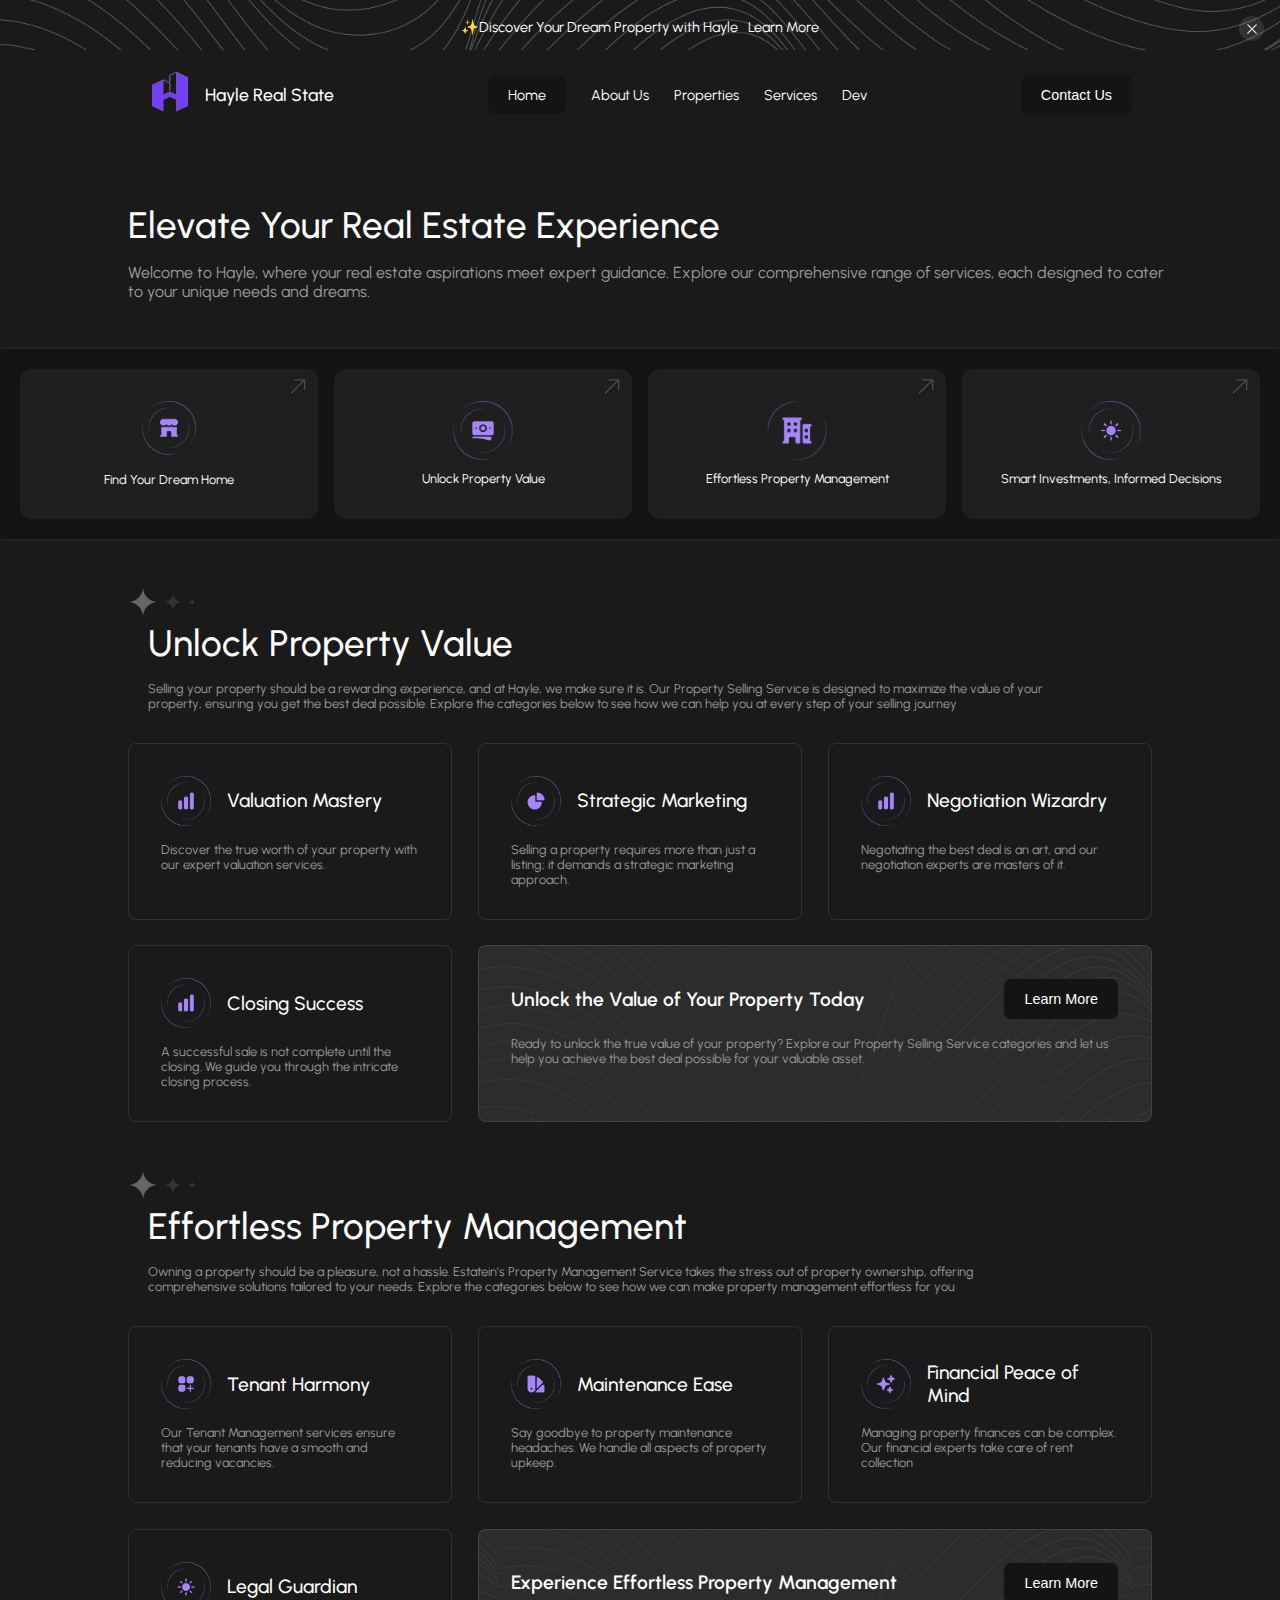
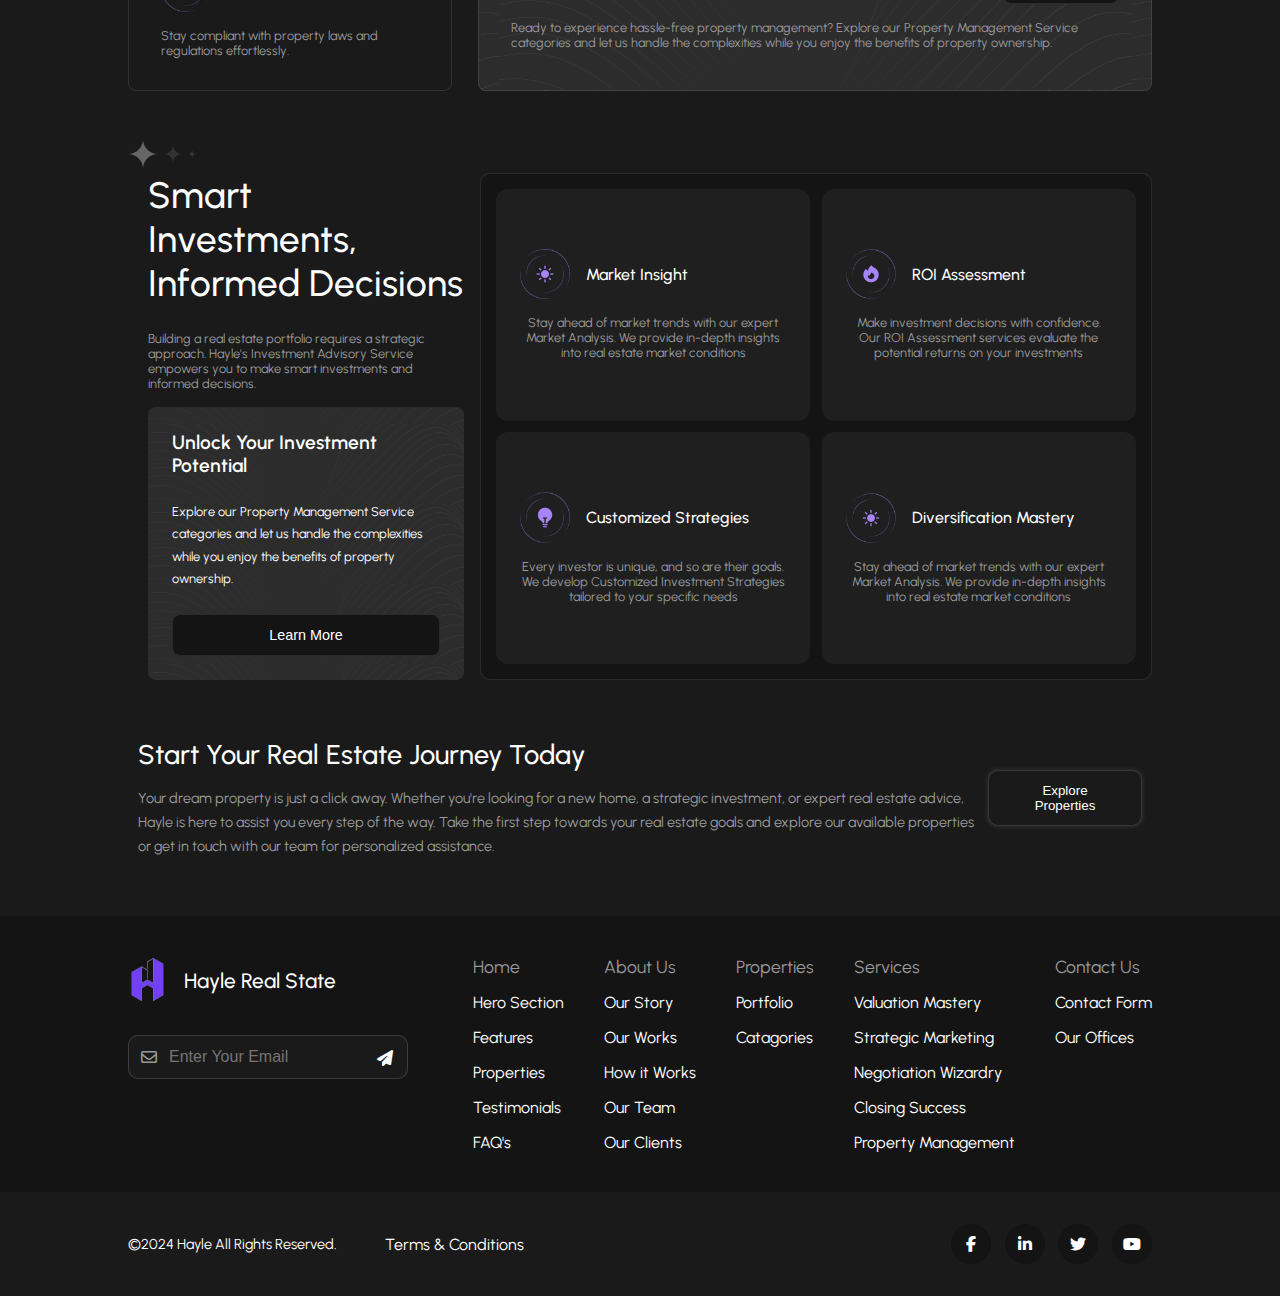
<file: Services/services.html>
<!DOCTYPE html>
<html lang="en">
<head>
    <meta charset="UTF-8">
    <meta name="viewport" content="width=device-width, initial-scale=1.0">
    <title>Our Services</title>
    <link rel="stylesheet" href="services.css">
    <link rel="stylesheet" href="https://cdnjs.cloudflare.com/ajax/libs/font-awesome/6.5.2/css/all.min.css">
</head>
<body>
   <header>
    <!-- banner section -->
    <div class="banner">
        <div class="close-btn">
                <img src="/images/closeIcon.png" alt="">
            </div>
        <div class="b-details container">
            <p>✨Discover Your Dream Property with Hayle</p>
            <a href="#">Learn More</a>
        </div>

    </div>
    <!-- nav-bar section -->
     <div class="head">
    <div class="hamburger-sign container">
       <i class="fa-solid fa-bars-staggered" data-visible="true"></i>
       <i class="fa-solid fa-close" data-visible="false"></i>
    </div>
     <div class="menu container">
        <div class="logo">
            <a href="/Home/index.html"> <img src="/images/logo.png" alt="logo"></a>
            <a href="/Home/index.html"><h2>Hayle Real State</h2></a>
        </div>
        <nav class="menu-links">
            <ul>
                <li><a href="/Home/index.html" class="home">Home</a></li>
                <li><a href="/About/aboutUS.html" >About Us</a></li>
                <li><a href="/property/property.html">Properties</a></li>
               <li><a href="/Services/services.html">Services</a></li>
                <li><a href="/Dev/dev.html">Dev</a></li>
            </ul>
        </nav>
        <a href="/Contact Us/contactUs.html"><button class="contact-btn">Contact Us</button></a>

        <nav class="menu-links mobile-menu">
            <ul class="mobile-menu-ul" data-visible="false">
                <li><a href="/Home/index.html" class="home">Home</a></li>
                <li><a href="/About/aboutUS.html">About Us</a></li>
                <li><a href="/property/property/property.html">Properties</a></li>
               <li><a href="/Services/services.html">Services</a></li>
                <li><a href="/Dev/dev.html">Dev</a></li>
                  <a href="/Contact Us/contactUs.html"><button class="contact-btn">Contact Us</button></a>

            </ul>
        </nav>
     </div>
     </div>
   </header>


   <!-- services hero section -->
    <section class="evaluate container">
        <h2>Elevate Your Real Estate Experience</h2>
        <p>Welcome to Hayle, where your real estate aspirations meet expert guidance. Explore our comprehensive range of services, each designed to cater to your unique needs and dreams.</p>
    </section>

    <!-- sub-container -->
     <section class="sub-container">
        <div class="box">
            <img src="/images/arrow icon431.png" alt="icon" class="arrow-icon">
            <img src="/images/Icon Container.png" alt="icon-container">
            <p>Find Your Dream Home</p>

        </div>
         <div class="box">
            <img src="/images/arrow icon431.png" alt="icon" class="arrow-icon">
            <img src="/images/Icon Container 2png.png" alt="icon-container">
            <p>Unlock Property Value</p>

        </div>
         <div class="box">
            <img src="/images/arrow icon431.png" alt="icon" class="arrow-icon">
            <img src="/images//Container3.png" alt="icon-container">
            <p>Effortless Property Management</p>

        </div>
         <div class="box">
            <img src="/images/arrow icon431.png" alt="icon" class="arrow-icon">
            <img src="/images/Icon Container 4.png" alt="icon-container">
            <p>Smart Investments, Informed Decisions</p>

        </div>
     </section>

     <!-- unlock property  value -->

     <section class="service container">
        <div class="head">
            <img src="/images/Abstract Design (2).png" alt="">
            <div class="head-value-deta">
            <h2>Unlock Property Value</h2>
            <p>Selling your property should be a rewarding experience, and at Hayle, we make sure it is. Our Property Selling Service is designed to maximize the value of your property, ensuring you get the best deal possible. Explore the categories below to see how we can help you at every step of your selling journey</p>
            </div>
        </div>

        <div class="services-box">
            <div class="service-box">
                <div class="upper">
                    <img src="/images/services icon-1png.png" alt="">
                    <h3>Valuation Mastery</h3>
                </div>
                <p>Discover the true worth of your property with our expert valuation services.</p>
            </div>

            <div class="service-box">
                <div class="upper">
                    <img src="/images/services icon-2.png" alt="">
                    <h3>Strategic Marketing</h3>
                </div>
                <p>Selling a property requires more than just a listing; it demands a strategic marketing approach.</p>
            </div>

            <div class="service-box">
                <div class="upper">
                    <img src="/images/services icon-1png.png" alt="">
                    <h3>Negotiation Wizardry</h3>
                </div>
                <p>Negotiating the best deal is an art, and our negotiation experts are masters of it.</p>
            </div>

            <div class="service-box">
                <div class="upper">
                    <img src="/images/services icon-1png.png" alt="">
                    <h3>Closing Success</h3>
                </div>
                <p>A successful sale is not complete until the closing. We guide you through the intricate closing process.</p>
            </div>

            <div class="service-box box-5">
                <div class="upper">
                    <h3>Unlock the Value of Your Property Today</h3>
                    <button>Learn More</button>
                </div>
                <p>Ready to unlock the true value of your property? Explore our Property Selling Service categories and let us help you achieve the best deal possible for your valuable asset.</p>
            </div>

            
        </div>
     </section>

     <!-- Effortless Property Management -->

     <section class="service container">
        <div class="head">
            <img src="/images/Abstract Design (2).png" alt="">
            <div class="head-value-deta">
            <h2>Effortless Property Management  </h2>
            <p>Owning a property should be a pleasure, not a hassle. Estatein's Property Management Service takes the stress out of property ownership, offering comprehensive solutions tailored to your needs. Explore the categories below to see how we can make property management effortless for you</p>
            </div>
        </div>

        <div class="services-box">
            <div class="service-box">
                <div class="upper">
                    <img src="/images/services icon-5.png" alt="">
                    <h3>Tenant Harmony</h3>
                </div>
                <p>Our Tenant Management services ensure that your tenants have a smooth and reducing vacancies.</p>
            </div>

            <div class="service-box">
                <div class="upper">
                    <img src="/images/services icon-6.png" alt="">
                    <h3>Maintenance Ease</h3>
                </div>
                <p>Say goodbye to property maintenance headaches. We handle all aspects of property upkeep.</p>
            </div>

            <div class="service-box">
                <div class="upper">
                    <img src="/images/services icon-7.png" alt="">
                    <h3>Financial Peace of Mind</h3>
                </div>
                <p>Managing property finances can be complex. Our financial experts take care of rent collection</p>
            </div>

            <div class="service-box">
                <div class="upper">
                    <img src="/images/services icon-8.png" alt="">
                    <h3>Legal Guardian</h3>
                </div>
                <p>Stay compliant with property laws and regulations effortlessly.</p>
            </div>

            <div class="service-box box-5">
                <div class="upper">
                    <h3>Experience Effortless Property Management</h3>
                    <button>Learn More</button>
                </div>
                <p>Ready to experience hassle-free property management? Explore our Property Management Service categories and let us handle the complexities while you enjoy the benefits of property ownership.</p>
            </div>    
        </div>
     </section>


        <!-- Smart Investments, Informed Decisions -->
         <section class="smart-investment container">
            <img src="/images/Abstract Design (2).png" alt="">
            <div class="smart">
                <div class="left">
                    <div class="left-upper">
                        <h3>Smart Investments, Informed Decisions</h3>
                        <p>Building a real estate portfolio requires a strategic approach. Hayle's Investment Advisory Service empowers you to make smart investments and informed decisions.</p>
                    </div>
                    <div class="left-bottom">
                        <h4>Unlock Your Investment Potential</h4>
                        <p>Explore our Property Management Service categories and let us handle the complexities while you enjoy the benefits of property ownership.</p>
                        <button>Learn More</button>
                    </div>
                </div>
                <div class="smart-right">
                    <div class="box">
                        <div class="upper-box">
                            <img src="/images/services icon-8.png" alt="">
                            <h3>Market Insight</h3>
                        </div>
                        <p>Stay ahead of market trends with our expert Market Analysis. We provide in-depth insights into real estate market conditions</p>
                    </div>


                    <!-- box--2 -->
                     <div class="box">
                        <div class="upper-box">
                            <img src="/images/services icon-9.png" alt="">
                            <h3>ROI Assessment</h3>
                        </div>
                        <p>Make investment decisions with confidence. Our ROI Assessment services evaluate the potential returns on your investments</p>
                    </div>


                    <!-- box--3 -->
                     <div class="box">
                        <div class="upper-box">
                            <img src="/images/services icon-10.png" alt="">
                            <h3>Customized Strategies</h3>
                        </div>
                        <p>Every investor is unique, and so are their goals. We develop Customized Investment Strategies tailored to your specific needs</p>
                    </div>

                    <!-- box-4 -->
                     <div class="box">
                        <div class="upper-box">
                            <img src="/images/services icon-11.png" alt="">
                            <h3>Diversification Mastery</h3>
                        </div>
                        <p>Stay ahead of market trends with our expert Market Analysis. We provide in-depth insights into real estate market conditions</p>
                    </div>
                </div>
            </div>

         </section>


          <!-- star journey section -->
         <section class="start-jorney">
            <div class="journey-section container">
                <div class="journey-heads">
                    <h2>Start Your Real Estate Journey Today</h2>
                    <p>Your dream property is just a click away. Whether you're looking for a new home, a strategic investment, or expert real estate advice, Hayle is here to assist you every step of the way. Take the first step towards your real estate goals and explore our available properties or get in touch with our team for personalized assistance.</p>
                </div>
                <div class="journey-btn">
                    <button>Explore Properties</button>
                </div>
            </div>

         </section>

         <!-- Footer Section -->
          <footer>
            <div class="footer-section container">
                <div class="f-logo-and-chat">
                    <div class="logo">
                    <img src="/images/logo.png" alt="f-logo-image">
                    <h3>Hayle Real State</h3>
                    </div>
                    <div class="f-chat">
                        <input type="email" placeholder="Enter Your Email">
                        <i class="fa-solid fa-paper-plane sent-icon"></i>
                        <i class="fa-regular fa-envelope email-icon"></i>
                    </div>
                </div>

                <!-- Footer Links -->
                 <div class="footer-links">
                    <div class="f-link">
                        <span>Home</span>
                        <a href="#">Hero Section</a>
                        <a href="#">Features</a>
                        <a href="#">Properties</a>
                        <a href="#">Testimonials</a>
                        <a href="#">FAQ's</a>    
                    </div>

                    <!--  -->
                    <div class="f-link">
                        <span>About Us</span>
                        <a href="#">Our Story</a>
                        <a href="#">Our Works</a>
                        <a href="#">How it Works</a>
                        <a href="#">Our Team</a>
                        <a href="#">Our Clients</a>    
                    </div>
                    <div class="f-link">
                        <span>Properties</span>
                        <a href="#">Portfolio</a>
                        <a href="#">Catagories</a>  
                    </div>

                    <div class="f-link">
                        <span>Services</span>
                        <a href="#">Valuation Mastery</a>
                        <a href="#">Strategic Marketing</a>
                        <a href="#">Negotiation Wizardry</a>
                        <a href="#">Closing Success</a>
                        <a href="#">Property Management</a>    
                    </div>

                    <div class="f-link">
                        <span>Contact Us</span>
                        <a href="#">Contact Form</a>
                        <a href="#">Our Offices</a>  
                    </div>
                 </div>
            </div>
          </footer>

          <!-- Social Icons footer section -->
           <div class="social-icons-footer container">
            <div class="copyright-section"> 
                <p>&copy;2024 Hayle All Rights Reserved.</p>
                <a href="#">Terms & Conditions</a>
            </div>
            <div class="social-media-icons">
                <div class="social-media-icon">
                <i class="fa-brands fa-facebook-f"></i>
                </div>
                <div class="social-media-icon">
                    <i class="fa-brands fab fa-linkedin-in"></i>
                </div>
                <div class="social-media-icon">
                    <i class="fa-brands fab fab fa-twitter"></i>
                </div>
                <div class="social-media-icon">
                   <i class="fa-brands fab fab fab fa-youtube"></i>
                </div>
            </div>
           </div>





            <!-- Javascript -->
      <script>
        const hamburger = document.querySelector('.hamburger-sign');
        const mobileMenu = document.querySelector(".mobile-menu-ul");
        const icons = document.querySelectorAll("i");

        hamburger.addEventListener("click", function (event) {
            const isVisible = mobileMenu.getAttribute('data-visible');
            if (isVisible == "true") {
                // qari hiding
                mobileMenu.setAttribute('data-visible', "false");
                icons[0].setAttribute('data-visible', "true");
                icons[1].setAttribute('data-visible', "false");
            } else if (isVisible == "false") {
                // soo bandhig showing
                mobileMenu.setAttribute('data-visible', "true");
                icons[0].setAttribute('data-visible', "false");
                icons[1].setAttribute('data-visible', "true");
            }
        });
</script>
</body>
</html>
</file>
<file: style.css>
@import url('https://fonts.googleapis.com/css2?family=Urbanist:ital,wght@0,100..900;1,100..900&display=swap');
*{
    margin: 0;
    padding: 0;
    box-sizing: border-box;
    text-decoration: none;
}
body{
    font-family: "Urbanist", sans-serif;
    background-color: #1A1A1A;
}
.container{
    width: 85%;
    margin: 0 auto;
    max-width: 1536px;
    margin-inline: auto;
}
img{
    max-width: 100%;
}
header{
    height: 155px;
}
.banner{
    background-image: url('/images/Abstract\ Design.png');
    background-position: center;
    background-size: cover;
    height: 50px;
    padding: 1.125rem;
    position: relative;
}
.b-details{
    display: flex;
    align-items: center;
    justify-content: center;
    gap: 0.625rem;
}
.b-details a ,p{
    font-size: 0.9rem;
    color: #FFFFFF;
}
.b-details a:hover{
    color: #703BF7;
}
.close-btn{
    width: 25px;
    height: 25px;
    border-radius: 75px;
    background-color: rgba(255, 255, 255, 0.1);
    position: absolute;
    right: 1rem;
    bottom: 9px;
    display: flex;
    align-items: center;
    justify-content: center;
    padding: 7.5px;
    cursor: pointer;
}
.close-btn:hover{
    background-color: #703BF7;
}

/* nav-bar section */
.head{
    position: relative;
}
.hamburger-sign{
    display: none;
}
.menu{
    display: flex;
    align-items: center;
    justify-content: space-between;
    padding: 1.25rem;
}
.menu .logo{
    display: flex;
    align-items: center;
    gap: 0.75rem;
}
.menu .logo img{
    width: 45px;
    height: 45px;
}
.menu .logo h2{
    color: #FFFFFF;
    font-size: 1.1rem;
    font-weight: 500;
}
.menu nav ul{
    display: flex;
    align-items: center;
    gap: 1.5625rem;
}
nav ul li{
    list-style: none;
}
nav ul li a{
    text-decoration: none;
    color: #FFFFFF;
    font-size: 0.9rem;
    transition: color 0.4ms ease-in-out;
}
nav ul li .home{
    background-color: #141414;
    padding: 10px 20px;
    border-radius: 8px;
}
nav ul li a:hover{
    color: #8254F8;
}
.menu button{
    border: none;
    background-color: #141414;
    padding: 12px 20px;
    border-radius: 8px;
    color: #FFFFFF;
    font-size: 0.9rem;
    cursor: pointer;
}
.menu button:hover{
    background-color: #8254F8;
    opacity: 0.7;
    color: #141414;
}
.mobile-menu {
    display: none;
}

/* hero-section */
.hero-section{
   display: flex;
   align-items: center;
   gap: 2rem;
   margin-bottom: 1.5rem;
}
/* .left{
    background-color: #141414;
} */

.left-hero{
    display: flex;
    flex-direction: column;
    gap: 1.5rem;
    padding: 2rem;
}
.left-hero .left-hero-details{
    display: flex;
    flex-direction: column;
    gap: 1rem;
}
.left-hero-details h2{
    color: #FFFFFF;
    font-size: 2.3rem;
    font-weight: 500;
}
.left-hero-details p{
    color: #999999;
    font-size: 0.8rem;
}

.left-hero .hero-btns{
    display: flex;
    align-items: center;
    gap: 1rem;
}
.hero-btns .btns{
    border: none;
    border-radius: 10px;
    padding: 1rem 2rem;
    background-color: #1E1E1E;
    border: 1px solid rgba(255, 255, 255, 0.15);
    color: #FFFFFF;
    font-size: 0.9rem;
    cursor: pointer;
}
.hero-btns .learn-more:hover{
    background-color: #703BF7;
    transition: 0.3s ease-in-out;
    opacity: 0.8;
}
.hero-btns .browser{
    background-color: #703BF7;
}
.hero-btns .browser:hover{
    background-color: #141414;
    transition: 0.3s ease-in-out;
    opacity: 0.8;
}

.sub-hero{
    width: 100%;
    display: grid;
    grid-template-columns: repeat(3, 1fr);
    gap: 1rem;
}
.sub-hero .path{
    background-color: #1A1A1A;
    padding: 1rem;
    border-radius: 8px;
    border: 1px solid rgba(255, 255, 255, 0.15);
}
.path h3{
    color: #FFFFFF;
    font-size: 1.3rem;
    padding-bottom: 10px;
}
.path span{
    font-size: 0.9rem;
    color: #999999;
}
.right-hero{
    width: 50%;
    background-image: url(/images/hero-abstract.png);
    background-position: center;
    background-size: cover;
}





/* sub-container */
.sub-container {
    display: grid;
    grid-template-columns: repeat(4, 1fr);
    box-shadow: 0px 0px 5px rgba(255, 255, 255, 0.1);
    background-color: #141414;
    padding: 20px;
    gap: 1rem;
}

.box {
    background-color: #1E1E1E;
    border-radius: 12px;
    display: flex;
    flex-direction: column;
    align-items: center;
    justify-content: center;
    gap: 0.7rem;
    position: relative;
    padding: 2rem 1rem;
}
.box p{
    text-align: center;
    font-size: 0.8rem;
}
.box .arrow-icon{
    position: absolute;
    top: 10px;
    right: 10px;
    width: 20px;
}
.box img{
    width: 60px;
}
/* features properties */
.featured-property{
    display: flex;
    flex-direction: column;
    gap: 4.5rem;
    margin-block: 3rem;
}
.property-quo{
    display: flex;
    flex-direction: column;
    gap: 0.75rem;
}
.property-quo h2{
    font-size: 2.5rem;
    font-weight: 600;
    color: #FFFFFF;
}
.property-quo .p{
    display: flex;
    align-items: center;
    justify-content: space-between;
    gap: 2rem;
}
.p p{
    font-size: 0.8rem;
    line-height: 1.4rem;
    color: #999999;
    text-wrap: wrap;
}
.p button{
    border: none;
    border-radius: 8px;
    background-color: #1E1E1E;
    box-shadow: 0px 2px 5px rgba(255, 255, 255, 0.1);
    color: #FFFFFF;
    padding: 14px 20px;
    font-size: 0.8rem;
    cursor: pointer;
}
.p button:hover{
    background-color: rgba(112, 59, 247, 0.8);
}

.properties{
    display: grid;
    grid-template-columns: repeat(3, 1fr);
    gap: 2rem;
}
.property{
    background-color: #1E1E1E;
    box-shadow: 0px 0px 6px  rgba(255, 255, 255, 0.1);
    padding: 1.5rem;
    border-radius: 12px;
    display: flex;
    flex-direction: column;
    align-items: self-start;
    gap: 1rem;
}
.property img{
    cursor: pointer;
}

.property h4{
    color: #FFFFFF;
    font-weight: 600;
    font-size: 1rem;
}
.property .property-description{
    color: #999999;
    font-size: 12px;
}
.property p span{
    color: #FFFFFF;
    text-decoration: underline;
}
.property-det{
    display: flex;
    flex-wrap: wrap;
    align-items: center;
    justify-content: space-between;
    gap: 1rem;
}
.property-det .property-b-room, .property-path-room, .property-type{
    display: flex;
    align-items: center;
    gap: 0.4rem;
    cursor: pointer;
}
.property-det .property-b-room,
.property-path-room,
.property-type, p{
    font-size: 0.9rem;
    color: #fff;
}
.property-price-view{
    width: 100%;
    display: flex;
    align-items: center;
    justify-content: space-between;
    margin-top: 1rem;
}
.property-price-view .p-price{
    display: flex;
    flex-direction: column;
    gap: 0.3rem;
}
.p-price span{
    color: #999999;
}
.p-price p{
    color: #FFFFFF;
    font-weight: 600;
}

.property-price-view .view-details{
    border: none;
    border-radius: 8px;
    background-color: #703BF7;
    padding: 14px 32px;
    font-size: 0.7rem;
    color: #FFFFFF;
    cursor: pointer;
    text-decoration: none;
}
.property-price-view .view-details:hover{
    background-color: rgba(112, 59, 247, 0.8);
}

.property-count{
    width: 100%;
    height: 48px;
    padding: 25px 15px;
    background-color: #1E1E1E;
    box-shadow: 0px 0px 4px rgba(255, 255, 255, 0.1);
    display: flex;
    align-items: center;
    justify-content: space-between;
}
.arrows{
    display: flex;
    align-items: center;
    justify-content: center;
    gap: 0.75rem;
}
.arrow {
    display: flex;
    align-items: center;
    justify-content: center;
    gap: 0.75rem;
    background-color: #1A1A1A;
    width: 38px;
    height: 38px;
    border-radius: 50%;
    box-shadow: 0px 0px 4px rgba(255, 255, 255, 0.1);
}
.arrow:hover{
    background-color: #703BF7;
    opacity: 0.8;
}
.arrow img{
    cursor: pointer;
    width: 15px;
}

/* Our clients Says */
.whatOur{
    display: flex;
    flex-direction: column;
    align-items: self-start;
    gap: 2rem;
    margin-block: 3rem;
}
.whatour-says {
    width: 100%;
}
.whatour-title {
    padding-left: 20px;
    width: 100%;
}
.whatour-title h2{
    font-weight: 500;
    font-size: 2.3rem;
    color: #FFFFFF;
}
.whatour-description{
    width: 100%;
    display: flex;
    align-items: center;
    justify-content: space-between;
}
.whatour-description p{
    color: #999999;
}
.whatour-description .whatour-btn button{
    border: none;
    background-color: #141414;
    box-shadow: 0px 0px 4px rgba(255, 255, 255, 0.1);
    border-radius: 10px;
    padding: 12px 22px;
    color: #FFFFFF;
    cursor: pointer;
}
.whatour-description .whatour-btn button:hover{
    background-color: #703BF7;
    opacity: 0.8;
}

/* our clients */
.ourclients{
    display: flex;
    align-items: center;
    gap: 1.875rem;
}
.client-box{
    display: flex;
    flex-direction: column;
    align-items: self-start;
    padding: 2.5rem;
    gap: 2rem;
    background-color: #141414;
    box-shadow: 0px 2px 4px 2px rgba(255, 255, 255, 0.1);
    border-radius: 10px;
}
.client-box .rating{
    display: flex;
    align-items: center;
    justify-content: center;
    gap: 0.65rem;
}
.client-box .rating i{
    color: #FFE500;
    background-color: #1A1A1A;
    box-shadow: 0px 0px 4px rgba(255, 255, 255, 0.1);
    padding: 10px;
    border-radius: 50%;
    cursor: pointer;
}
.client-says{
    display: flex;
    flex-direction: column;
    gap: 0.875rem;
}
.client-says h4{
    font-weight: normal;
    color: #FFFFFF;
    font-size: 1.2rem;
}
.client-says p{
    font-size: 0.85rem;
    line-height: 1.5rem;
    color: rgba(255, 255, 255, 0.8);
}
.client-profile{
    display: flex;
    align-items: center;
    gap: 0.85rem;
}
.client-profile .profile img{
    cursor: pointer;
    /* width: 60px; */
}
.client-profile .client-details h4{
    font-weight: normal;
    color: #FFFFFF;
    margin-block: 3px;
    cursor: pointer;
}
.client-profile .client-details p{
    font-weight: normal;
    color: #999999;
}
.test-count-pc{
    display: none;
}
.v-testominals-btn{
    display: none;
    border: none;
    background-color: #141414;
    box-shadow: 0px 0px 4px rgba(255, 255, 255, 0.1);
    border-radius: 10px;
    padding: 12px 22px;
    color: #FFFFFF;
    /* font-size: 1rem; */
    cursor: pointer;
}
.v-testominals-btn:hover{
    background-color: #703BF7;
    opacity: 0.8;
}

/* Meet the Hayle Team */
.meet-team{
    display: flex;
    flex-direction: column;
    gap: 4rem;
    margin-block: 3rem;
}
.meet-team .meet-head{
    display: flex;
    flex-direction: column;
    gap: 1rem;
}
.meet-head h2{
    font-weight: 500;
    color: #FFFFFF;
    font-size: 2.3rem;
}
.meet-head p{
    color: #999999;
}

.team{
    display: flex;
    align-items: center;
    gap: 1.875rem;
}
.team-box{
    display: flex;
    flex-direction: column;
    gap: 3rem;
    padding: 1.875rem;
    background-color: #141414;
    border-radius: 10px;
    border: 1px solid rgba(255, 255, 255, 0.15);
    box-shadow: 0px 0px 2px rgba(255, 255, 255, 0.1);
    position: relative;
}
.meat-member-details{
    display: flex;
    flex-direction: column;
    gap: 1.5rem;
}
.meat-member-details .name-role{
    text-align: center;
}
.name-role h2{
    font-weight: 500;
    font-size: 1.2rem;
    color: #FFFFFF;
    padding-bottom: 5px;
}
.name-role p{
    color: #999999;
    font-size: 0.7rem;
}
.chat-met-member{
    display: flex;
    align-items: center;
    justify-content: space-between;
    border: 1px solid rgba(255, 255, 255, 0.15);
    border-radius: 6px;
    position: relative;
}
.chat-met-member input{
    width: 100%;
    padding: 0.6rem 1rem;
    outline: none;
    border: none;
    background-color: #1A1A1A;
    border-radius: 6px;
    color: #FFFFFF;
}
.chat-met-member i{
    position: absolute;
    top: 9px;
    right: 10px;
    color: #703BF7;
    font-size: 1rem;
    cursor: pointer;
}
.chat-met-member i:hover{
    color: #FFFFFF;
}

/* Frequently Asked Questions section */
.FAQ{
    display: flex;
    flex-direction: column;
    gap: 1rem;
    margin-block: 3rem;
}
.FAQ-Head h2{
    color: #FFFFFF;
    font-weight: 500;
    font-size: 2.3rem;
    padding-bottom: 0.5rem;
}
.FAQ-description {
    display: flex;
    align-items: center;
    justify-content: space-between;
    gap: 1rem;
}
.FAQ-description p{
    width: 850px;
    font-size: 0.9rem;
    color: #999999;
}
.View-FAQ{
    border: none;
    border-radius: 8px;
    background-color: #1A1A1A;
    /* box-shadow: 0px 0px 4px 1px rgba(255, 255, 255, 0.1); */
    border: 1px solid rgba(255, 255, 255, 0.15);
    padding: 1rem 2rem;
    color: #FFFFFF;
    font-size: 0.8rem;
    cursor: pointer;
}
.View-FAQ:hover{
    background-color: #703BF7;
    opacity: 0.8;
}
.FAQ-questions{
    display: flex;
    flex-direction: column;
    align-items: center;
    justify-content: space-around;
    padding: 10px;
    gap: 1.5rem;
}
.FAQ-question-boxes{
    display: grid;
    grid-template-columns: repeat(3, 1fr);
    padding: 10px;
    gap: 1rem;
    background-color: #1a1a1a;
}
.FAQ-question-box{
    display: flex;
    flex-direction: column;
    align-items: self-start;
    background-color: #141414;
    border-radius: 12px;
    border: 1px solid rgba(255, 255, 255, 0.125);
    padding: 1.875rem;
    gap: 1.3rem;
}
.FQ-pc{
    display: none;
}
.FAQ-question-box h4{
    color: #FFFFFF;
    font-weight: 500;
    font-size: 1.1rem;
}
.FAQ-question-box p{
    color: #999999;
    font-size: 0.8rem;
}
.read-more{
    border: none;
    border-radius: 10px;
    background-color: #1A1A1A;
    box-shadow: 0px 0px 4px 1px rgba(255, 255, 255, 0.1);
    padding: 12px 24px;
    color: #FFFFFF;
}
.read-more:hover{
    background-color: #703BF7;
    opacity: 0.8;
}
.property-count{
    width: 100%;
    padding: 10px;
    background-color: #1E1E1E;
    box-shadow: 0px 0px 4px rgba(255, 255, 255, 0.1);
    display: flex;
    align-items: center;
    justify-content: space-between;
}
.arrows{
    display: flex;
    align-items: center;
    justify-content: center;
    gap: 0.75rem;
}
.arrow {
    display: flex;
    align-items: center;
    justify-content: center;
    gap: 0.75rem;
    background-color: #1A1A1A;
    width: 38px;
    height: 38px;
    border-radius: 50%;
    box-shadow: 0px 0px 4px rgba(255, 255, 255, 0.1);
}
.arrow:hover{
    background-color: #703BF7;
    opacity: 0.8;
}
.arrow img{
    cursor: pointer;
    width: 15px;
}
.v-testominals-btn{
    display: none;
}

/* start your jorney section */
.start-jorney{
    margin: 3rem 0rem;
}
.journey-section{
    display: flex;
    align-items: center;
    justify-content: space-between;
    /* gap: 1rem; */
    padding: 10px;
}
.journey-heads h2{
    font-size: 1.7rem;
    font-weight: 500;
    color: #FFFFFF;
    padding-bottom: 15px;
}
.journey-heads p{
    width: 850px;
    font-size: 0.9rem;
    line-height: 1.5rem;
    text-wrap: wrap;
    color: #999999;
}
.journey-btn button{
    border: 1px solid rgba(255, 255, 255, 0.125);
    border-radius: 10px;
    background-color: #1A1A1A;
    box-shadow: 0px 0px 4px 1px rgba(255, 255, 255, 0.1);
    padding: 12px 24px;
    color: #FFFFFF;
}
.journey-btn button:hover{
    background-color: #703BF7;
    opacity: 0.8;
}

/* Footer Section */
footer{
    background-color: #141414;
    padding: 40px 0px;
}
.footer-section{
    display: flex;
    justify-content: space-between;
    /* gap: 3rem; */
}
.f-logo-and-chat{
    display: flex;
    flex-direction: column;
    gap: 1.825rem;
}
.f-logo-and-chat .logo{
    display: flex;
    align-items: center;
    gap: 1rem;
}
.f-logo-and-chat .logo img{
    width: 40px;
}
.f-logo-and-chat .logo h3{
    font-size: 1.3rem;
    color: #FFFFFF;
    font-weight: 500;
    cursor: pointer;
}

.f-chat{
    width: 280px;
    height: 12px;
    position: relative;
}
.f-chat input{
    width: 100%;
    padding: 12px 40px;
    border: 1px solid rgba(255, 255, 255, 0.15);
    background-color: #1A1A1A;
    border-radius: 10px;
    outline: none;
    color: #FFFFFF;
    font-size: 1rem;    
}
.f-chat .sent-icon{
    position: absolute;
    right: 15px;
    top: 15px;
    color: #FFFFFF;
    cursor: pointer;
    
}
.f-chat .email-icon{
    position: absolute;
    left: 13px;
    top: 14px;
    color: #999999;
    cursor: pointer;
}

/* footer links */
.footer-links{
    display: flex;
    flex-wrap: wrap;
    gap: 2.5rem;
}
.footer-links .f-link{
    display: flex;
    flex-direction: column;
    align-items: self-start;
    gap: 1rem;
}
.f-link span{
    color: #999999;
    font-size: 1.1rem;
}
.f-link a{
    text-decoration: none;
    color: #FFFFFF;
}
.f-link a:hover{
    color: #703BF7;
    text-decoration: underline;
    transition: 0.4s ease-in-out;
}

/* social icons */
.social-icons-footer{
    display: flex;
    align-items: center;
    justify-content: space-between;
    padding: 2rem 0rem;
}
.copyright-section{
    display: flex;
    align-items: center;
    gap: 3rem;
}
.copyright-section a{
    color: #FFFFFF;
    text-decoration: none;
}
.copyright-section a:hover{
    color: #703BF7;
    text-decoration: underline;
}

.social-media-icons{
    display: flex;
    align-items: center;
    gap: 0.85rem;
}
.social-media-icon{
    display: flex;
    align-items: center;
    justify-content: center;
    width: 40px;
    height: 40px;
    border-radius: 50px;
    background-color: #141414;
}
.social-media-icon:hover{
    background-color: #703BF7;
    transition: 0.3s ease-in-out;
    cursor: pointer;
}
.social-media-icon i{
    color: #FFFFFF;
    cursor: pointer;
}



/* responsive design */
/* tablets and laptops */
@media only screen and (min-width : 768px) and (max-width : 1024px){
    .container{
        max-width: 90%;
    }
    .menu{
        padding-block: 1rem;
    }
    nav ul li a{
        font-size: 14px;
    }
    nav ul li .home{
        font-size: 10px;
    }
    .menu button{
        /* padding: 12px 20px; */
        font-size: 10px;
    }
    .menu .logo img{
        width: 30px;
        height: 30px;
    }
    .menu .logo h2{
        font-size: 0.9rem;
    }
    .hero-section{
        gap: 1rem;
        flex-direction: column-reverse;
    }
    .left-hero{
        width: 100%;
    }
    .right-hero{
        margin-right: 0px;
        width: 100%;
    }
    .sub-container{
        padding: 10px;
    }
    .box{
       padding: 1rem;
    }
    .properties{
        grid-template-columns: repeat(2, 1fr);
        gap: 1rem;
    }
    .property-price-view .view-details{
        padding: 12px 25px;
        font-size: 0.55rem;
    }
    .p button{
        display: none;
    }
    .property-det .property-b-room,
    .property-path-room,
    .property-type {
        border-radius: 8px;
        padding: 7px;
        background-color: #1A1A1A;
        box-shadow: 0px 0px 4px  rgba(255, 255, 255, 0.1);
    }
    .ourclients{
        display: grid;
        grid-template-columns: repeat(2, 1fr);
    }
    .whatour-btn{
        display: none;
    }
    .test-count-mobile{
        display: flex;
    }
    .v-testominals-btn{
        display: flex;
        padding: 14px 20px;
        font-size: 0.65rem;
    }
    .test-count-pc-1 {
        display: none;
    }
    .team{
        display: grid;
        grid-template-columns: repeat(2, 1fr);
    }
    .FAQ{
        gap: 1rem;
    }
    .FAQ-tablet{
        display: none;
    }
    .FAQ-Head{
        padding: 10px;
    }
    .FAQ-description p{
        width: 100%;
    }
    .FAQ-question-boxes{
        display: grid;
        grid-template-columns: repeat(2, 1fr);
        /* padding: 50px; */
    }
    .FQ-tablet{
        display: flex;
    }

    .journey-section{
        flex-direction: column;
        padding: 20px 40px;
        text-align: center;
    }
    .journey-heads p{
        width: 100%;
    }
    .footer-section{
        flex-direction: column;
        padding: 10px;
        gap: 4rem;
    }
       
}

/* mobile devices */
@media only screen and (min-width : 150px) and (max-width : 767px) {
    .container{
        max-width: 90%;
    }
    .b-details p, a{
        font-size: 0.6rem;
    }
    .b-details a{
        font-size: 0.6rem;
    }
    .hamburger-sign{
        display: flex;
        justify-content: center;
        align-items: center;
        padding: 20px;
        width: 50px;
        height: 50px;
        /* background-color: #141414; */
        color: #FFFFFF;
        position: absolute;
        z-index: 11111;
        right: 3%;
        top: 1.1rem;
    }
    .hamburger-sign i{
        font-size: 1.5rem;
    }
    .hamburger-sign i[data-visible="true"]{
        display: block;
    }
    .hamburger-sign i[data-visible="false"]{
        display: none;
    }
    .menu-links, .contact-btn{
       display: none;
    }
    .menu{
        margin: 0;
    }
    .mobile-menu{
        display: flex;
    }
    .mobile-menu ul{
        flex-direction: column;
        justify-content: center;
        inset: 0 0 0 0;
        background-color: #141414;
        z-index: 1111;
        position: fixed;
        top: 8rem;
        transform: translateX(100%);
        transition: 0.4ms ease-in-out;
    }
    .mobile-menu ul[data-visible="true"]{
        transform: translateX(0%);
    }
    .hero-section{
        flex-direction: column-reverse;
        gap: 1.5rem;
    }
    .left{
        width: 100%;
        /* padding: 10px 15px; */
    }
    .left-hero{
        padding: 1rem;
    }
    .hero-btns {
        flex-direction: column;
        align-items: center;
    }
    .hero-btns .learn-more, .browser{
        width: 100%;
    }
    
    .left-details .sub-hero{
        display: grid;
        grid-template-columns: repeat(2, 1fr);      
    }
    .sub-hero{
        grid-template-columns: repeat(2, 1fr);
    }
    .sub-hero .path3{
        grid-column: 1 / span 2;
        text-align: center;
    }
    .right-hero{
        margin-right: 0px;
        width: 100%;
    }
   .sub-container{
        padding: 10px;
        grid-template-columns: repeat(2, 1fr);
    }
    .featured-property {
        gap: 3rem;
    }
    .properties{
        grid-template-columns: repeat(1 , 1fr);
        gap: 1rem;
    }
    .mobile-device{
        display: none;
    }
    .m-btn{
        display: none;
    }
    .property-quo h2{
        font-size: 2rem;
    }
    .p p{
        width: 100%;
    }
    .property-det .property-b-room,
    .property-path-room,
    .property-type {
        border-radius: 8px;
        padding: 7px;
        background-color: #1A1A1A;
        box-shadow: 0px 0px 4px  rgba(255, 255, 255, 0.1);

    }
    .property-price-view .view-details{
        padding: 12px 25px;
        font-size: 0.55rem;
    }
    .whatour-title{
        padding-left: 10px;
    }
    .whatour-title h2{
        font-size: 2rem;
        padding-bottom: 10px;
    }
    .whatour-btn{
        display: none;
    }
    .ourclients{
        flex-wrap: wrap;
    }
    .test-count-mobile{
        display: flex;
    }
    .v-testominals-btn{
        display: flex;
        padding: 14px 20px;
        font-size: 0.65rem;
    }
    .test-count-pc-1 {
        display: none;
    }
    .meet-head h2{
        font-size: 2rem;
    }
    .team{
        flex-direction: column;
    }
    .FAQ-mobile{
        display: none;
    }
    .FAQ-Head{
        padding: 10px;
    }
    .FAQ-questions{
        padding: 0;
    }
    .FAQ-question-boxes{
        grid-template-columns: 1fr;
        padding: 0px;
    }
    .FAQ-question-box{
        padding: 20px;
        gap: 1.2rem;
    }
    .journey-section{
        flex-direction: column;
        gap: 1rem;
        align-items: self-start;
        padding: 10px;
    }
    .journey-heads p{
        width: 100%;
    }
    .footer-section{
        flex-direction: column;
        padding: 10px;
        gap: 4rem;
    }
    .f-chat{
        width: 100%;
    }
    .footer-links{
        display: grid;
        grid-template-columns: repeat(2, 1fr);
        /* padding-left: 20px; */
    }
    .social-icons-footer{
        flex-direction: column;
        gap: 1rem;
    }
    
    
}
</file>
<file: Home/style.css>
@import url('https://fonts.googleapis.com/css2?family=Urbanist:ital,wght@0,100..900;1,100..900&display=swap');
*{
    margin: 0;
    padding: 0;
    box-sizing: border-box;
    text-decoration: none;
}
body{
    font-family: "Urbanist", sans-serif;
    background-color: #1A1A1A;
}
.container{
    width: 85%;
    margin: 0 auto;
    max-width: 1536px;
    margin-inline: auto;
}
img{
    max-width: 100%;
}
header{
    height: 155px;
}
.banner{
    background-image: url('/images/Abstract\ Design.png');
    background-position: center;
    background-size: cover;
    height: 50px;
    padding: 1.125rem;
    position: relative;
}
.b-details{
    display: flex;
    align-items: center;
    justify-content: center;
    gap: 0.625rem;
}
.b-details a ,p{
    font-size: 0.9rem;
    color: #FFFFFF;
}
.b-details a:hover{
    color: #703BF7;
}
.close-btn{
    width: 25px;
    height: 25px;
    border-radius: 75px;
    background-color: rgba(255, 255, 255, 0.1);
    position: absolute;
    right: 1rem;
    bottom: 9px;
    display: flex;
    align-items: center;
    justify-content: center;
    padding: 7.5px;
    cursor: pointer;
}
.close-btn:hover{
    background-color: #703BF7;
}

/* nav-bar section */
.head{
    position: relative;
}
.hamburger-sign{
    display: none;
}
.menu{
    display: flex;
    align-items: center;
    justify-content: space-between;
    padding: 1.25rem;
}
.menu .logo{
    display: flex;
    align-items: center;
    gap: 0.75rem;
}
.menu .logo img{
    width: 45px;
    height: 45px;
}
.menu .logo h2{
    color: #FFFFFF;
    font-size: 1.1rem;
    font-weight: 500;
}
.menu nav ul{
    display: flex;
    align-items: center;
    gap: 1.5625rem;
}
nav ul li{
    list-style: none;
}
nav ul li a{
    text-decoration: none;
    color: #FFFFFF;
    font-size: 0.9rem;
    transition: color 0.4ms ease-in-out;
}
nav ul li .home{
    background-color: #141414;
    padding: 10px 20px;
    border-radius: 8px;
}
nav ul li a:hover{
    color: #8254F8;
}
.menu button{
    border: none;
    background-color: #141414;
    padding: 12px 20px;
    border-radius: 8px;
    color: #FFFFFF;
    font-size: 0.9rem;
    cursor: pointer;
}
.menu button:hover{
    background-color: #8254F8;
    opacity: 0.7;
    color: #141414;
}
.mobile-menu {
    display: none;
}

/* hero-section */
.hero-section{
   display: flex;
   align-items: center;
   gap: 2rem;
   margin-bottom: 1.5rem;
}
/* .left{
    background-color: #141414;
} */

.left-hero{
    display: flex;
    flex-direction: column;
    gap: 1.5rem;
    padding: 2rem;
}
.left-hero .left-hero-details{
    display: flex;
    flex-direction: column;
    gap: 1rem;
}
.left-hero-details h2{
    color: #FFFFFF;
    font-size: 2.3rem;
    font-weight: 500;
}
.left-hero-details p{
    color: #999999;
    font-size: 0.8rem;
}

.left-hero .hero-btns{
    display: flex;
    align-items: center;
    gap: 1rem;
}
.hero-btns .btns{
    border: none;
    border-radius: 10px;
    padding: 1rem 2rem;
    background-color: #1E1E1E;
    border: 1px solid rgba(255, 255, 255, 0.15);
    color: #FFFFFF;
    font-size: 0.9rem;
    cursor: pointer;
}
.hero-btns .learn-more:hover{
    background-color: #703BF7;
    transition: 0.3s ease-in-out;
    opacity: 0.8;
}
.hero-btns .browser{
    background-color: #703BF7;
}
.hero-btns .browser:hover{
    background-color: #141414;
    transition: 0.3s ease-in-out;
    opacity: 0.8;
}

.sub-hero{
    width: 100%;
    display: grid;
    grid-template-columns: repeat(3, 1fr);
    gap: 1rem;
}
.sub-hero .path{
    background-color: #1A1A1A;
    padding: 1rem;
    border-radius: 8px;
    border: 1px solid rgba(255, 255, 255, 0.15);
}
.path h3{
    color: #FFFFFF;
    font-size: 1.3rem;
    padding-bottom: 10px;
}
.path span{
    font-size: 0.9rem;
    color: #999999;
}
.right-hero{
    width: 50%;
    background-image: url(/images/hero-abstract.png);
    background-position: center;
    background-size: cover;
}





/* sub-container */
.sub-container {
    display: grid;
    grid-template-columns: repeat(4, 1fr);
    box-shadow: 0px 0px 5px rgba(255, 255, 255, 0.1);
    background-color: #141414;
    padding: 20px;
    gap: 1rem;
}

.box {
    background-color: #1E1E1E;
    border-radius: 12px;
    display: flex;
    flex-direction: column;
    align-items: center;
    justify-content: center;
    gap: 0.7rem;
    position: relative;
    padding: 2rem 1rem;
}
.box p{
    text-align: center;
    font-size: 0.8rem;
}
.box .arrow-icon{
    position: absolute;
    top: 10px;
    right: 10px;
    width: 20px;
}
.box img{
    width: 60px;
}
/* features properties */
.featured-property{
    display: flex;
    flex-direction: column;
    gap: 4.5rem;
    margin-block: 3rem;
}
.property-quo{
    display: flex;
    flex-direction: column;
    gap: 0.75rem;
}
.property-quo h2{
    font-size: 2.5rem;
    font-weight: 600;
    color: #FFFFFF;
}
.property-quo .p{
    display: flex;
    align-items: center;
    justify-content: space-between;
    gap: 2rem;
}
.p p{
    font-size: 0.8rem;
    line-height: 1.4rem;
    color: #999999;
    text-wrap: wrap;
}
.p button{
    border: none;
    border-radius: 8px;
    background-color: #1E1E1E;
    box-shadow: 0px 2px 5px rgba(255, 255, 255, 0.1);
    color: #FFFFFF;
    padding: 14px 20px;
    font-size: 0.8rem;
    cursor: pointer;
}
.p button:hover{
    background-color: rgba(112, 59, 247, 0.8);
}

.properties{
    display: grid;
    grid-template-columns: repeat(3, 1fr);
    gap: 2rem;
}
.property{
    background-color: #1E1E1E;
    box-shadow: 0px 0px 6px  rgba(255, 255, 255, 0.1);
    padding: 1.5rem;
    border-radius: 12px;
    display: flex;
    flex-direction: column;
    align-items: self-start;
    gap: 1rem;
}
.property img{
    cursor: pointer;
}

.property h4{
    color: #FFFFFF;
    font-weight: 600;
    font-size: 1rem;
}
.property .property-description{
    color: #999999;
    font-size: 12px;
}
.property p span{
    color: #FFFFFF;
    text-decoration: underline;
}
.property-det{
    display: flex;
    flex-wrap: wrap;
    align-items: center;
    justify-content: space-between;
    gap: 1rem;
}
.property-det .property-b-room, .property-path-room, .property-type{
    display: flex;
    align-items: center;
    gap: 0.4rem;
    cursor: pointer;
}
.property-det .property-b-room,
.property-path-room,
.property-type, p{
    font-size: 0.9rem;
    color: #fff;
}
.property-price-view{
    width: 100%;
    display: flex;
    align-items: center;
    justify-content: space-between;
    margin-top: 1rem;
}
.property-price-view .p-price{
    display: flex;
    flex-direction: column;
    gap: 0.3rem;
}
.p-price span{
    color: #999999;
}
.p-price p{
    color: #FFFFFF;
    font-weight: 600;
}

.property-price-view .view-details{
    border: none;
    border-radius: 8px;
    background-color: #703BF7;
    padding: 14px 32px;
    font-size: 0.7rem;
    color: #FFFFFF;
    cursor: pointer;
    text-decoration: none;
}
.property-price-view .view-details:hover{
    background-color: rgba(112, 59, 247, 0.8);
}

.property-count{
    width: 100%;
    height: 48px;
    padding: 25px 15px;
    background-color: #1E1E1E;
    box-shadow: 0px 0px 4px rgba(255, 255, 255, 0.1);
    display: flex;
    align-items: center;
    justify-content: space-between;
}
.arrows{
    display: flex;
    align-items: center;
    justify-content: center;
    gap: 0.75rem;
}
.arrow {
    display: flex;
    align-items: center;
    justify-content: center;
    gap: 0.75rem;
    background-color: #1A1A1A;
    width: 38px;
    height: 38px;
    border-radius: 50%;
    box-shadow: 0px 0px 4px rgba(255, 255, 255, 0.1);
}
.arrow:hover{
    background-color: #703BF7;
    opacity: 0.8;
}
.arrow img{
    cursor: pointer;
    width: 15px;
}

/* Our clients Says */
.whatOur{
    display: flex;
    flex-direction: column;
    align-items: self-start;
    gap: 2rem;
    margin-block: 3rem;
}
.whatour-says {
    width: 100%;
}
.whatour-title {
    padding-left: 20px;
    width: 100%;
}
.whatour-title h2{
    font-weight: 500;
    font-size: 2.3rem;
    color: #FFFFFF;
}
.whatour-description{
    width: 100%;
    display: flex;
    align-items: center;
    justify-content: space-between;
}
.whatour-description p{
    color: #999999;
}
.whatour-description .whatour-btn button{
    border: none;
    background-color: #141414;
    box-shadow: 0px 0px 4px rgba(255, 255, 255, 0.1);
    border-radius: 10px;
    padding: 12px 22px;
    color: #FFFFFF;
    cursor: pointer;
}
.whatour-description .whatour-btn button:hover{
    background-color: #703BF7;
    opacity: 0.8;
}

/* our clients */
.ourclients{
    display: flex;
    align-items: center;
    gap: 1.875rem;
}
.client-box{
    display: flex;
    flex-direction: column;
    align-items: self-start;
    padding: 2.5rem;
    gap: 2rem;
    background-color: #141414;
    box-shadow: 0px 2px 4px 2px rgba(255, 255, 255, 0.1);
    border-radius: 10px;
}
.client-box .rating{
    display: flex;
    align-items: center;
    justify-content: center;
    gap: 0.65rem;
}
.client-box .rating i{
    color: #FFE500;
    background-color: #1A1A1A;
    box-shadow: 0px 0px 4px rgba(255, 255, 255, 0.1);
    padding: 10px;
    border-radius: 50%;
    cursor: pointer;
}
.client-says{
    display: flex;
    flex-direction: column;
    gap: 0.875rem;
}
.client-says h4{
    font-weight: normal;
    color: #FFFFFF;
    font-size: 1.2rem;
}
.client-says p{
    font-size: 0.85rem;
    line-height: 1.5rem;
    color: rgba(255, 255, 255, 0.8);
}
.client-profile{
    display: flex;
    align-items: center;
    gap: 0.85rem;
}
.client-profile .profile img{
    cursor: pointer;
    /* width: 60px; */
}
.client-profile .client-details h4{
    font-weight: normal;
    color: #FFFFFF;
    margin-block: 3px;
    cursor: pointer;
}
.client-profile .client-details p{
    font-weight: normal;
    color: #999999;
}
.test-count-pc{
    display: none;
}
.v-testominals-btn{
    display: none;
    border: none;
    background-color: #141414;
    box-shadow: 0px 0px 4px rgba(255, 255, 255, 0.1);
    border-radius: 10px;
    padding: 12px 22px;
    color: #FFFFFF;
    /* font-size: 1rem; */
    cursor: pointer;
}
.v-testominals-btn:hover{
    background-color: #703BF7;
    opacity: 0.8;
}

/* Meet the Hayle Team */
.meet-team{
    display: flex;
    flex-direction: column;
    gap: 4rem;
    margin-block: 3rem;
}
.meet-team .meet-head{
    display: flex;
    flex-direction: column;
    gap: 1rem;
}
.meet-head h2{
    font-weight: 500;
    color: #FFFFFF;
    font-size: 2.3rem;
}
.meet-head p{
    color: #999999;
}

.team{
    display: flex;
    align-items: center;
    gap: 1.875rem;
}
.team-box{
    display: flex;
    flex-direction: column;
    gap: 3rem;
    padding: 1.875rem;
    background-color: #141414;
    border-radius: 10px;
    border: 1px solid rgba(255, 255, 255, 0.15);
    box-shadow: 0px 0px 2px rgba(255, 255, 255, 0.1);
    position: relative;
}
.meat-member-details{
    display: flex;
    flex-direction: column;
    gap: 1.5rem;
}
.meat-member-details .name-role{
    text-align: center;
}
.name-role h2{
    font-weight: 500;
    font-size: 1.2rem;
    color: #FFFFFF;
    padding-bottom: 5px;
}
.name-role p{
    color: #999999;
    font-size: 0.7rem;
}
.chat-met-member{
    display: flex;
    align-items: center;
    justify-content: space-between;
    border: 1px solid rgba(255, 255, 255, 0.15);
    border-radius: 6px;
    position: relative;
}
.chat-met-member input{
    width: 100%;
    padding: 0.6rem 1rem;
    outline: none;
    border: none;
    background-color: #1A1A1A;
    border-radius: 6px;
    color: #FFFFFF;
}
.chat-met-member i{
    position: absolute;
    top: 9px;
    right: 10px;
    color: #703BF7;
    font-size: 1rem;
    cursor: pointer;
}
.chat-met-member i:hover{
    color: #FFFFFF;
}

/* Frequently Asked Questions section */
.FAQ{
    display: flex;
    flex-direction: column;
    gap: 1rem;
    margin-block: 3rem;
}
.FAQ-Head h2{
    color: #FFFFFF;
    font-weight: 500;
    font-size: 2.3rem;
    padding-bottom: 0.5rem;
}
.FAQ-description {
    display: flex;
    align-items: center;
    justify-content: space-between;
    gap: 1rem;
}
.FAQ-description p{
    width: 850px;
    font-size: 0.9rem;
    color: #999999;
}
.View-FAQ{
    border: none;
    border-radius: 8px;
    background-color: #1A1A1A;
    /* box-shadow: 0px 0px 4px 1px rgba(255, 255, 255, 0.1); */
    border: 1px solid rgba(255, 255, 255, 0.15);
    padding: 1rem 2rem;
    color: #FFFFFF;
    font-size: 0.8rem;
    cursor: pointer;
}
.View-FAQ:hover{
    background-color: #703BF7;
    opacity: 0.8;
}
.FAQ-questions{
    display: flex;
    flex-direction: column;
    align-items: center;
    justify-content: space-around;
    padding: 10px;
    gap: 1.5rem;
}
.FAQ-question-boxes{
    display: grid;
    grid-template-columns: repeat(3, 1fr);
    padding: 10px;
    gap: 1rem;
    background-color: #1a1a1a;
}
.FAQ-question-box{
    display: flex;
    flex-direction: column;
    align-items: self-start;
    background-color: #141414;
    border-radius: 12px;
    border: 1px solid rgba(255, 255, 255, 0.125);
    padding: 1.875rem;
    gap: 1.3rem;
}
.FQ-pc{
    display: none;
}
.FAQ-question-box h4{
    color: #FFFFFF;
    font-weight: 500;
    font-size: 1.1rem;
}
.FAQ-question-box p{
    color: #999999;
    font-size: 0.8rem;
}
.read-more{
    border: none;
    border-radius: 10px;
    background-color: #1A1A1A;
    box-shadow: 0px 0px 4px 1px rgba(255, 255, 255, 0.1);
    padding: 12px 24px;
    color: #FFFFFF;
}
.read-more:hover{
    background-color: #703BF7;
    opacity: 0.8;
}
.property-count{
    width: 100%;
    padding: 10px;
    background-color: #1E1E1E;
    box-shadow: 0px 0px 4px rgba(255, 255, 255, 0.1);
    display: flex;
    align-items: center;
    justify-content: space-between;
}
.arrows{
    display: flex;
    align-items: center;
    justify-content: center;
    gap: 0.75rem;
}
.arrow {
    display: flex;
    align-items: center;
    justify-content: center;
    gap: 0.75rem;
    background-color: #1A1A1A;
    width: 38px;
    height: 38px;
    border-radius: 50%;
    box-shadow: 0px 0px 4px rgba(255, 255, 255, 0.1);
}
.arrow:hover{
    background-color: #703BF7;
    opacity: 0.8;
}
.arrow img{
    cursor: pointer;
    width: 15px;
}
.v-testominals-btn{
    display: none;
}

/* start your jorney section */
.start-jorney{
    margin: 3rem 0rem;
}
.journey-section{
    display: flex;
    align-items: center;
    justify-content: space-between;
    /* gap: 1rem; */
    padding: 10px;
}
.journey-heads h2{
    font-size: 1.7rem;
    font-weight: 500;
    color: #FFFFFF;
    padding-bottom: 15px;
}
.journey-heads p{
    width: 850px;
    font-size: 0.9rem;
    line-height: 1.5rem;
    text-wrap: wrap;
    color: #999999;
}
.journey-btn button{
    border: 1px solid rgba(255, 255, 255, 0.125);
    border-radius: 10px;
    background-color: #1A1A1A;
    box-shadow: 0px 0px 4px 1px rgba(255, 255, 255, 0.1);
    padding: 12px 24px;
    color: #FFFFFF;
}
.journey-btn button:hover{
    background-color: #703BF7;
    opacity: 0.8;
}

/* Footer Section */
footer{
    background-color: #141414;
    padding: 40px 0px;
}
.footer-section{
    display: flex;
    justify-content: space-between;
    /* gap: 3rem; */
}
.f-logo-and-chat{
    display: flex;
    flex-direction: column;
    gap: 1.825rem;
}
.f-logo-and-chat .logo{
    display: flex;
    align-items: center;
    gap: 1rem;
}
.f-logo-and-chat .logo img{
    width: 40px;
}
.f-logo-and-chat .logo h3{
    font-size: 1.3rem;
    color: #FFFFFF;
    font-weight: 500;
    cursor: pointer;
}

.f-chat{
    width: 280px;
    height: 12px;
    position: relative;
}
.f-chat input{
    width: 100%;
    padding: 12px 40px;
    border: 1px solid rgba(255, 255, 255, 0.15);
    background-color: #1A1A1A;
    border-radius: 10px;
    outline: none;
    color: #FFFFFF;
    font-size: 1rem;    
}
.f-chat .sent-icon{
    position: absolute;
    right: 15px;
    top: 15px;
    color: #FFFFFF;
    cursor: pointer;
    
}
.f-chat .email-icon{
    position: absolute;
    left: 13px;
    top: 14px;
    color: #999999;
    cursor: pointer;
}

/* footer links */
.footer-links{
    display: flex;
    flex-wrap: wrap;
    gap: 2.5rem;
}
.footer-links .f-link{
    display: flex;
    flex-direction: column;
    align-items: self-start;
    gap: 1rem;
}
.f-link span{
    color: #999999;
    font-size: 1.1rem;
}
.f-link a{
    text-decoration: none;
    color: #FFFFFF;
}
.f-link a:hover{
    color: #703BF7;
    text-decoration: underline;
    transition: 0.4s ease-in-out;
}

/* social icons */
.social-icons-footer{
    display: flex;
    align-items: center;
    justify-content: space-between;
    padding: 2rem 0rem;
}
.copyright-section{
    display: flex;
    align-items: center;
    gap: 3rem;
}
.copyright-section a{
    color: #FFFFFF;
    text-decoration: none;
}
.copyright-section a:hover{
    color: #703BF7;
    text-decoration: underline;
}

.social-media-icons{
    display: flex;
    align-items: center;
    gap: 0.85rem;
}
.social-media-icon{
    display: flex;
    align-items: center;
    justify-content: center;
    width: 40px;
    height: 40px;
    border-radius: 50px;
    background-color: #141414;
}
.social-media-icon:hover{
    background-color: #703BF7;
    transition: 0.3s ease-in-out;
    cursor: pointer;
}
.social-media-icon i{
    color: #FFFFFF;
    cursor: pointer;
}



/* responsive design */
/* tablets and laptops */
@media only screen and (min-width : 768px) and (max-width : 1024px){
    .container{
        max-width: 90%;
    }
    .menu{
        padding-block: 1rem;
    }
    nav ul li a{
        font-size: 14px;
    }
    nav ul li .home{
        font-size: 10px;
    }
    .menu button{
        /* padding: 12px 20px; */
        font-size: 10px;
    }
    .menu .logo img{
        width: 30px;
        height: 30px;
    }
    .menu .logo h2{
        font-size: 0.9rem;
    }
    .hero-section{
        gap: 1rem;
        flex-direction: column-reverse;
    }
    .left-hero{
        width: 100%;
    }
    .right-hero{
        margin-right: 0px;
        width: 100%;
    }
    .sub-container{
        padding: 10px;
    }
    .box{
       padding: 1rem;
    }
    .properties{
        grid-template-columns: repeat(2, 1fr);
        gap: 1rem;
    }
    .property-price-view .view-details{
        padding: 12px 25px;
        font-size: 0.55rem;
    }
    .p button{
        display: none;
    }
    .property-det .property-b-room,
    .property-path-room,
    .property-type {
        border-radius: 8px;
        padding: 7px;
        background-color: #1A1A1A;
        box-shadow: 0px 0px 4px  rgba(255, 255, 255, 0.1);
    }
    .ourclients{
        display: grid;
        grid-template-columns: repeat(2, 1fr);
    }
    .whatour-btn{
        display: none;
    }
    .test-count-mobile{
        display: flex;
    }
    .v-testominals-btn{
        display: flex;
        padding: 14px 20px;
        font-size: 0.65rem;
    }
    .test-count-pc-1 {
        display: none;
    }
    .team{
        display: grid;
        grid-template-columns: repeat(2, 1fr);
    }
    .FAQ{
        gap: 1rem;
    }
    .FAQ-tablet{
        display: none;
    }
    .FAQ-Head{
        padding: 10px;
    }
    .FAQ-description p{
        width: 100%;
    }
    .FAQ-question-boxes{
        display: grid;
        grid-template-columns: repeat(2, 1fr);
        /* padding: 50px; */
    }
    .FQ-tablet{
        display: flex;
    }

    .journey-section{
        flex-direction: column;
        padding: 20px 40px;
        text-align: center;
    }
    .journey-heads p{
        width: 100%;
    }
    .footer-section{
        flex-direction: column;
        padding: 10px;
        gap: 4rem;
    }
       
}

/* mobile devices */
@media only screen and (min-width : 150px) and (max-width : 767px) {
    .container{
        max-width: 90%;
    }
    .b-details p, a{
        font-size: 0.6rem;
    }
    .b-details a{
        font-size: 0.6rem;
    }
    .hamburger-sign{
        display: flex;
        justify-content: center;
        align-items: center;
        padding: 20px;
        width: 50px;
        height: 50px;
        /* background-color: #141414; */
        color: #FFFFFF;
        position: absolute;
        z-index: 11111;
        right: 3%;
        top: 1.1rem;
    }
    .hamburger-sign i{
        font-size: 1.5rem;
    }
    .hamburger-sign i[data-visible="true"]{
        display: block;
    }
    .hamburger-sign i[data-visible="false"]{
        display: none;
    }
    .menu-links, .contact-btn{
       display: none;
    }
    .menu{
        margin: 0;
    }
    .mobile-menu{
        display: flex;
    }
    .mobile-menu ul{
        flex-direction: column;
        justify-content: center;
        inset: 0 0 0 0;
        background-color: #141414;
        z-index: 1111;
        position: fixed;
        top: 8rem;
        transform: translateX(100%);
        transition: 0.4ms ease-in-out;
    }
    .mobile-menu ul[data-visible="true"]{
        transform: translateX(0%);
    }
    .hero-section{
        flex-direction: column-reverse;
        gap: 1.5rem;
    }
    .left{
        width: 100%;
        /* padding: 10px 15px; */
    }
    .left-hero{
        padding: 1rem;
    }
    .hero-btns {
        flex-direction: column;
        align-items: center;
    }
    .hero-btns .learn-more, .browser{
        width: 100%;
    }
    
    .left-details .sub-hero{
        display: grid;
        grid-template-columns: repeat(2, 1fr);      
    }
    .sub-hero{
        grid-template-columns: repeat(2, 1fr);
    }
    .sub-hero .path3{
        grid-column: 1 / span 2;
        text-align: center;
    }
    .right-hero{
        margin-right: 0px;
        width: 100%;
    }
   .sub-container{
        padding: 10px;
        grid-template-columns: repeat(2, 1fr);
    }
    .featured-property {
        gap: 3rem;
    }
    .properties{
        grid-template-columns: repeat(1 , 1fr);
        gap: 1rem;
    }
    .mobile-device{
        display: none;
    }
    .m-btn{
        display: none;
    }
    .property-quo h2{
        font-size: 2rem;
    }
    .p p{
        width: 100%;
    }
    .property-det .property-b-room,
    .property-path-room,
    .property-type {
        border-radius: 8px;
        padding: 7px;
        background-color: #1A1A1A;
        box-shadow: 0px 0px 4px  rgba(255, 255, 255, 0.1);

    }
    .property-price-view .view-details{
        padding: 12px 25px;
        font-size: 0.55rem;
    }
    .whatour-title{
        padding-left: 10px;
    }
    .whatour-title h2{
        font-size: 2rem;
        padding-bottom: 10px;
    }
    .whatour-btn{
        display: none;
    }
    .ourclients{
        flex-wrap: wrap;
    }
    .test-count-mobile{
        display: flex;
    }
    .v-testominals-btn{
        display: flex;
        padding: 14px 20px;
        font-size: 0.65rem;
    }
    .test-count-pc-1 {
        display: none;
    }
    .meet-head h2{
        font-size: 2rem;
    }
    .team{
        flex-direction: column;
    }
    .FAQ-mobile{
        display: none;
    }
    .FAQ-Head{
        padding: 10px;
    }
    .FAQ-questions{
        padding: 0;
    }
    .FAQ-question-boxes{
        grid-template-columns: 1fr;
        padding: 0px;
    }
    .FAQ-question-box{
        padding: 20px;
        gap: 1.2rem;
    }
    .journey-section{
        flex-direction: column;
        gap: 1rem;
        align-items: self-start;
        padding: 10px;
    }
    .journey-heads p{
        width: 100%;
    }
    .footer-section{
        flex-direction: column;
        padding: 10px;
        gap: 4rem;
    }
    .f-chat{
        width: 100%;
    }
    .footer-links{
        display: grid;
        grid-template-columns: repeat(2, 1fr);
        /* padding-left: 20px; */
    }
    .social-icons-footer{
        flex-direction: column;
        gap: 1rem;
    }
    
    
}
</file>
<file: about.css>
@import url('https://fonts.googleapis.com/css2?family=Urbanist:ital,wght@0,100..900;1,100..900&display=swap');
*{
    margin: 0;
    padding: 0;
    box-sizing: border-box;
    text-decoration: none;
}
body{
    font-family: "Urbanist", sans-serif;
    background-color: #1A1A1A;
}
.container{
    max-width: 85%;
    margin: 0 auto;
}
img{
    max-width: 100%;
}
header{
    height: 155px;
}
.banner{
    background-image: url('/images/Abstract\ Design.png');
    background-position: center;
    background-size: cover;
    height: 50px;
    padding: 1.125rem;
    position: relative;
}
.b-details{
    display: flex;
    align-items: center;
    justify-content: center;
    gap: 0.625rem;
}
.b-details a ,p{
    font-size: 0.9rem;
    color: #FFFFFF;
}
.b-details a:hover{
    color: #703BF7;
}
.close-btn{
    width: 25px;
    height: 25px;
    border-radius: 75px;
    background-color: rgba(255, 255, 255, 0.1);
    position: absolute;
    right: 1rem;
    bottom: 9px;
    display: flex;
    align-items: center;
    justify-content: center;
    padding: 7.5px;
    cursor: pointer;
}
.close-btn:hover{
    background-color: #703BF7;
}
/* nav-bar section */
.head{
    position: relative;
}
.hamburger-sign{
    display: none;
}
.menu{
    display: flex;
    align-items: center;
    justify-content: space-between;
    padding: 1.25rem;
}
.menu .logo{
    display: flex;
    align-items: center;
    gap: 0.75rem;
}
.menu .logo img{
    width: 45px;
    height: 45px;
}
.menu .logo h2{
    color: #FFFFFF;
    font-size: 1.1rem;
    font-weight: 500;
}
.menu nav ul{
    display: flex;
    align-items: center;
    gap: 1.5625rem;
}
nav ul li{
    list-style: none;
}
nav ul li a{
    text-decoration: none;
    color: #FFFFFF;
    font-size: 0.9rem;
    transition: color 0.4ms ease-in-out;
}
nav ul li .home{
    background-color: #141414;
    padding: 10px 20px;
    border-radius: 8px;
}
nav ul li a:hover{
    color: #8254F8;
}
.menu button{
    border: none;
    background-color: #141414;
    padding: 12px 20px;
    border-radius: 8px;
    color: #FFFFFF;
    font-size: 0.9rem;
    cursor: pointer;
}
.menu button:hover{
    background-color: #8254F8;
    opacity: 0.7;
    color: #141414;
}
.mobile-menu {
    display: none;
}
/* hero section */
.hero{
    display: flex;
    align-items: center;
    justify-content: space-between;
    margin: 2rem 0rem;
}
.left{
    width: 55%;
    padding: 20px;
}
.left-details{
    display: flex;
    flex-direction: column;
    gap: 3rem;
    margin-left: 20px;
}
.left-details .left-descriptions{
    display: flex;
    flex-direction: column;
    gap: 1rem;
}
.left-descriptions h1{
    color: #FFFFFF;
    font-size: 2rem;
    font-weight: 600;
}
.left-descriptions p{
    color: #999999;
    font-size: 0.9rem;
}
.left-details .sub-hero{
    display: flex;
    align-items: center;
    gap: 1.5rem;
    /* width: 100%; */
}
.sub-hero .path{
    padding: 10px 20px;
    background-color: #1A1A1A;
    box-shadow: 0px 0px 6px  rgba(255, 255, 255, 0.1);
    border: 1px solid rgba(255, 255, 255, 0.125);
    color: #FFFFFF;
}
.path h3{
    font-size: 1.5rem;
}
.path span{
    color: #999999;
    font-size: 0.7rem;
}

.right{
    width: 45%;
}
.right img{
    border-radius: 12px;
    box-shadow: 0px 0px 6px  rgba(255, 255, 255, 0.1);
    /* border: 1px solid rgba(255, 255, 255, 0.125); */
}

/* Our Value section */
.ourvalue{
    display: flex;
    align-items: center;
    gap: 2rem;
    margin: 3rem 0rem;
}
.left-value{
    width: 60%;
}
.left-value .left-value-details{
    display: flex;
    flex-direction: column;
    gap: 1rem;
    padding-left: 20px;
}
.left-value-details h2{
    color: #FFFFFF;
    font-size: 2rem;
    font-weight: 600;
}
.left-value-details p{
    color: #999999;
    font-size: 0.9;
}
.right-value{
    box-shadow: 0px 0px 6px  rgba(255, 255, 255, 0.1);
    padding: 20px;
    display: grid;
    grid-template-columns: repeat(2, 2fr);
    gap: 1rem;
    background-color: #111927;
    background-image: 
        radial-gradient(at 47% 33%, hsl(256.91, 92%, 60%) 0, transparent 59%), 
        radial-gradient(at 82% 65%, hsl(218.18, 0%, 8%) 0, transparent 55%);
}

.value{
    padding: 10px;
    display: flex;
    flex-direction: column;
    gap: 1rem;
    border-radius: 12px;
    backdrop-filter: blur(16px) saturate(180%);
    -webkit-backdrop-filter: blur(16px) saturate(180%);
    background-color: rgba(17, 25, 40, 0.75);
    border-radius: 12px;
    border: 1px solid rgba(255, 255, 255, 0.125);
}
.value .head-value{
    display: flex;
    align-items: center;
    gap: 1rem;
}
.head-value img{
    width: 40px;
}
.head-value h4{
    color: #FFFFFF;
    font-weight: 500;
    font-size: 1.1rem;
}
.value p{
    color: #999999;
    font-size: 0.8rem;
}

/* Our Achievements Section */
.our-achievement{
    display: flex;
    flex-direction: column;
    gap: 2rem;
    margin-bottom: 3rem;
}
.upper-acheiv{
    padding-left: 20px;
}
.upper-acheiv h2{
     color: #FFFFFF;
    font-size: 2rem;
    padding-bottom: 1rem;
    font-weight: 600;
}
.upper-acheiv p{
    color: #999999;
    font-size: 0.9;
}

.bottom-acheiv{
    display: flex;
    align-items: center;
    gap: 2.2rem;
    padding: 20px;
}
.acheivement{
    border-radius: 12px;
    border: 1px solid rgba(255, 255, 255, 0.125);
    box-shadow: 0px 0px 6px  rgba(255, 255, 255, 0.1);
    padding: 20px;
}
.acheivement h3{
    color: #FFFFFF;
    font-weight: 500;
    padding-bottom: 1rem;
    font-size: 1.225rem;
}
.acheivement p{
    color: #999999;
    font-size: 0.8rem;
    line-height: 1.3rem;
}
/* * Our Achievements Section */ 
.Navigating{
    display: flex;
    flex-direction: column;
    gap: 2rem;
    margin-bottom: 3rem;
}
.upper-navigate{
    padding-left: 20px;
}
.upper-navigate h2{
     color: #FFFFFF;
    font-size: 2rem;
    padding-bottom: 1rem;
    font-weight: 600;
}
.upper-navigate p{
    color: #999999;
    font-size: 0.9;
}

.bottom-navigate{
    display: grid;
    grid-template-columns: repeat(3, 1fr);
    gap: 0.1rem;
    padding: 20px;
    background-color: #111927;
    background: 
        radial-gradient(at 47% 33%, hsl(256.91, 92%, 60%) 0, transparent 59%), 
        radial-gradient(at 82% 65%, hsl(218.18, 0%, 8%) 0, transparent 55%);
}
.navigate-steps{
    backdrop-filter: blur(16px) saturate(180%);
    -webkit-backdrop-filter: blur(16px) saturate(180%);
    background-color: rgba(17, 25, 40, 0.75);
    /* border-radius: 12px; */
    border: 1px solid rgba(255, 255, 255, 0.125);
    box-shadow: 0px 0px 6px  rgba(255, 255, 255, 0.1);
    padding: 30px;
    display: flex;
    flex-direction: column;
    align-items: self-start;
    justify-content: center;
    position: relative;
}
.count-steps{
    position: absolute;
    top: 0;
    left: 0;
    padding: 5px;
    color: #FFFFFF;
    font-size: 0.7rem;
    border: 1px solid rgba(255, 255, 255, 0.125);
}
.navigate-steps h3{
    color: #FFFFFF;
    font-weight: 500;
    padding-bottom: 0.8rem;
    font-size: 1rem;
}
.navigate-steps p{
    color: #999999;
    font-size: 0.8rem;
    line-height: 1.3rem;
}


/* Meet the Hayle Team */
.meet-team{
    display: flex;
    flex-direction: column;
    gap: 4rem;
    margin-block: 3rem;
}
.meet-team .meet-head{
    display: flex;
    flex-direction: column;
    gap: 1rem;
}
.meet-head h2{
    font-weight: 600;
    color: #FFFFFF;
    font-size: 2rem;
}
.meet-head p{
    color: #999999;
}

.team{
    display: flex;
    align-items: center;
    gap: 1.875rem;
}
.team-box{
    display: flex;
    flex-direction: column;
    gap: 3rem;
    padding: 1.875rem;
    background-color: #141414;
    border-radius: 10px;
    box-shadow: 0px 0px 6px -1px rgba(255, 255, 255, 0.1);
    border: 1px solid rgba(255, 255, 255, 0.125);
    position: relative;
}
.meat-member-details{
    display: flex;
    flex-direction: column;
    gap: 1.5rem;
}
.meat-member-details .name-role{
    text-align: center;
}
.name-role h2{
    font-weight: 500;
    font-size: 1.2rem;
    color: #FFFFFF;
    padding-bottom: 5px;
}
.name-role p{
    color: #999999;
    font-size: 0.7rem;
}
.chat-met-member{
    display: flex;
    align-items: center;
    justify-content: space-between;
    border-radius: 10px;
    position: relative;
}
.chat-met-member input{
    width: 100%;
    padding: 0.6rem 1rem;
    outline: none;
    border: none;
    background-color: #1A1A1A;
    border-radius: 10px;
    color: #FFFFFF;
}
.chat-met-member i{
    position: absolute;
    top: 9px;
    right: 10px;
    color: #703BF7;
    cursor: pointer;
}
.chat-met-member i:hover{
    color: #FFFFFF;
}

/* Our Valued Clients */
.Our-valued-container{
    display: flex;
    flex-direction: column;
    gap: 3rem;
    margin-bottom: 3rem;
}
.head-valued-section .head-valued-details{
    display: flex;
    flex-direction: column;
    gap: 1rem;
    padding-left: 20px;
}
.head-valued-details h2{
    color: #FFFFFF;
    font-size: 2rem;
    font-weight: 500;
}
.head-valued-details p{
    color: #999999;
    padding-right: 20px;
}

.valueds{
    display: flex;
    align-items: center;
    gap: 3rem;
}

.value-box{
    display: flex;
    flex-direction: column;
    padding: 3rem;
    box-shadow: 0px 0px 6px -1px rgba(255, 255, 255, 0.1);
    border: 1px solid rgba(255, 255, 255, 0.125);
    width: 50%;
    gap: 2rem;
}
.head-value-box{
    display: flex;
    align-items: center;
    justify-content: space-between;
}

.head-value-box .h-value-box-inside p{
    color: #999999;
    padding-bottom: 0.4rem;
}
.head-value-box .h-value-box-inside h3{
    color: #FFFFFF;
    font-size: 1rem;
    font-weight: 500;
} 

.head-value-box button{
    border: none;
    background-color: #1E1E1E;
    box-shadow: 0px 0px 6px -1px rgba(255, 255, 255, 0.1);
    border: 1px solid rgba(255, 255, 255, 0.125);
    padding: 12px 20px;
    border-radius: 8px;
    color: #FFFFFF;
    font-size: 0.9rem;
    cursor: pointer;
}
.head-value-box button:hover{
    background-color: #8254F8;
    transition: background-color 0.3s ease-in-out;
    opacity: 0.8;
}

.middle-value-box{
    display: flex;
    align-items: center;
    justify-content: space-between;
}
.middle-value-box .left-v-details{
    display: flex;
    flex-direction: column;
    gap: 0.8rem;
}
.left-v-details .left-v-details-icon-span{
    display: flex;
    align-items: center;
    gap: 0.2rem;
}
.left-v-details p{
    font-size: 0.8rem;
}
.left-v-details-icon-span span{
    color: #999999;
    font-size: 0.7rem;
}
.left-v-details-icon-span img{
    width: 20px;
}
.middle-value-box .right-v-details{
    display: flex;
    flex-direction: column;
    gap: 0.8rem;
}
.right-v-details .right-v-details-icon-span{
    display: flex;
    align-items: center;
    gap: 0.2rem;
}
.right-v-details-icon-span img{
    width: 20px;
}
.right-v-details p{
    font-size: 0.8rem;
}
.right-v-details-icon-span span{
    color: #999999;
    font-size: 0.7rem;
}

.what-they-said-sec{
    display: flex;
    flex-direction: column;
    gap: 0.7rem;
    box-shadow: 0px 0px 6px -1px rgba(255, 255, 255, 0.1);
    border: 1px solid rgba(255, 255, 255, 0.125);
    border-radius: 12px;
    padding: 20px;
}
.what-they-said-sec span{
    color: #999999;
    font-size: 0.8rem;
}
.what-they-said-sec p{
    color: #FFFFFF;
    font-size: 0.8rem;
    line-height: 1.2rem;
}

.valued-count{
    display: flex;
    align-items: center;
    justify-content: space-between;
    padding: 10px 20px;
    box-shadow: 0px 0px 6px -1px rgba(255, 255, 255, 0.1);
    border: 1px solid rgba(255, 255, 255, 0.125);
    border-radius: 12px;
}
.valued-count .left-count p{
    color: #999999;
}
.valued-count .left-count p span{
    color: #FFFFFF;
}
.arrows{
    display: flex;
    align-items: center;
    justify-content: center;
    gap: 0.75rem;
}
.arrow {
    display: flex;
    align-items: center;
    justify-content: center;
    gap: 0.75rem;
    background-color: #1A1A1A;
    width: 38px;
    height: 38px;
    border-radius: 50%;
    box-shadow: 0px 0px 4px rgba(255, 255, 255, 0.1);
}
.arrow:hover{
    background-color: #703BF7;
    opacity: 0.8;
}
.arrow img{
    cursor: pointer;
    width: 15px;
}
.arrows-count-m-device{
    display: none;
}


/* start your jorney section */
.start-jorney{
    /* background-color: #1119285e; */
    margin: 3rem 0rem;
}
.journey-section{
    display: flex;
    align-items: center;
    justify-content: space-between;
    gap: 2rem;
    padding: 20px;
}
.journey-heads h2{
    font-size: 1.7rem;
    font-weight: 500;
    color: #FFFFFF;
    padding-bottom: 15px;
}
.journey-heads p{
    width: 850px;
    font-size: 0.9rem;
    line-height: 1.5rem;
    text-wrap: wrap;
    color: #999999;
}
.journey-btn button{
    border: 1px solid rgba(255, 255, 255, 0.125);
    border-radius: 10px;
    background-color: #1A1A1A;
    box-shadow: 0px 0px 4px 1px rgba(255, 255, 255, 0.1);
    padding: 12px 24px;
    color: #FFFFFF;
}
.journey-btn button:hover{
    background-color: #703BF7;
    opacity: 0.8;
}

/* Footer Section */
footer{
    background-color: #141414;
    padding: 40px 0px;
}
.footer-section{
    display: flex;
    justify-content: space-between;
    /* gap: 3rem; */
}
.f-logo-and-chat{
    display: flex;
    flex-direction: column;
    gap: 1.825rem;
}
.f-logo-and-chat .logo{
    display: flex;
    align-items: center;
    gap: 1rem;
}
.f-logo-and-chat .logo img{
    width: 40px;
}
.f-logo-and-chat .logo h3{
    font-size: 1.3rem;
    color: #FFFFFF;
    font-weight: 500;
    cursor: pointer;
}

.f-chat{
    width: 280px;
    height: 12px;
    position: relative;
}
.f-chat input{
    width: 100%;
    padding: 12px 40px;
    border: 1px solid rgba(255, 255, 255, 0.15);
    background-color: #1A1A1A;
    border-radius: 10px;
    outline: none;
    color: #FFFFFF;
    font-size: 1rem;    
}
.f-chat .sent-icon{
    position: absolute;
    right: 15px;
    top: 15px;
    color: #FFFFFF;
    cursor: pointer;
    
}
.f-chat .email-icon{
    position: absolute;
    left: 13px;
    top: 14px;
    color: #999999;
    cursor: pointer;
}


/* footer links */
.footer-links{
    display: flex;
    flex-wrap: wrap;
    gap: 2.6rem;
}
.footer-links .f-link{
    display: flex;
    flex-direction: column;
    align-items: self-start;
    gap: 1rem;
}
.f-link span{
    color: #999999;
    font-size: 1.1rem;
}
.f-link a{
    text-decoration: none;
    color: #FFFFFF;
}
.f-link a:hover{
    color: #703BF7;
    text-decoration: underline;
    transition: 0.4s ease-in-out;
}

/* social icons */
.social-icons-footer{
    display: flex;
    align-items: center;
    justify-content: space-between;
    padding: 2rem 0rem;
}
.copyright-section{
    display: flex;
    align-items: center;
    gap: 3rem;
}
.copyright-section a{
    color: #FFFFFF;
    text-decoration: none;
}
.copyright-section a:hover{
    color: #703BF7;
    text-decoration: underline;
}

.social-media-icons{
    display: flex;
    align-items: center;
    gap: 0.85rem;
}
.social-media-icon{
    display: flex;
    align-items: center;
    justify-content: center;
    width: 40px;
    height: 40px;
    border-radius: 50px;
    background-color: #141414;
}
.social-media-icon:hover{
    background-color: #703BF7;
    transition: 0.3s ease-in-out;
    cursor: pointer;
}
.social-media-icon i{
    color: #FFFFFF;
    cursor: pointer;
}




/* responsive design */
/* tablets and laptops */
@media only screen and (min-width : 768px) and (max-width : 1024px){
    .container{
        max-width: 95%;
    }
    .menu{
        padding-block: 1rem;
    }
    nav ul li a{
        font-size: 14px;
    }
    nav ul li .home{
        font-size: 10px;
    }
    .menu button{
        /* padding: 12px 20px; */
        font-size: 10px;
    }
    .menu .logo img{
        width: 30px;
        height: 30px;
    }
    .menu .logo h2{
        font-size: 0.9rem;
    }
    .sub-hero .path{
        padding: 10px;
    }
    .path h3{
        font-size: 1.1rem;
    }
    .path span{
        color: #999999;
        font-size: 0.5rem;
    }
    .acheivement{
        padding: 10px;
    }
    .upper-acheiv, .bottom-acheiv{
        padding-left: 10px;
    }
    .meet-head h2{
        font-size: 2rem;
    }
    .team{
        display: grid;
        grid-template-columns: repeat(2, 1fr);
    }
    .value-box{
        padding: 30px;
    }
    .journey-section{
        flex-direction: column;
        padding: 20px 40px;
        text-align: center;
    }
    .journey-heads p{
        width: 100%;
    }
    .footer-section{
        flex-direction: column;
        gap: 4rem;
        padding: 10px;
    }


}

/* mobile devices */
@media only screen and (min-width : 150px) and (max-width : 767px) {
    .container{
        max-width: 95%;
    }
    .b-details p, a{
        font-size: 0.6rem;
    }
    .b-details a{
        font-size: 0.6rem;
    }
    .hamburger-sign{
        display: flex;
        justify-content: center;
        align-items: center;
        padding: 20px;
        width: 50px;
        height: 50px;
        /* background-color: #141414; */
        color: #FFFFFF;
        position: absolute;
        z-index: 11111;
        right: 3%;
        top: 1.1rem;
    }
    .hamburger-sign i{
        font-size: 1.5rem;
    }
    .hamburger-sign i[data-visible="true"]{
        display: block;
    }
    .hamburger-sign i[data-visible="false"]{
        display: none;
    }
    .menu-links, .contact-btn{
       display: none;
    }
    .menu{
        margin: 0;
    }
    .mobile-menu{
        display: flex;
    }
    .mobile-menu ul{
        flex-direction: column;
        justify-content: center;
        inset: 0 0 0 0;
        background-color: #141414;
        z-index: 1111;
        position: fixed;
        top: 8rem;
        transform: translateX(100%);
        transition: 0.4ms ease-in-out;
    }
    .mobile-menu ul[data-visible="true"]{
        transform: translateX(0%);
    }

    .hero{
        flex-direction: column-reverse;
        gap: 1.5rem;
    }
    .left, .right{
        width: 100%;
    }
    .left-details .sub-hero{
        display: grid;
        grid-template-columns: repeat(2, 1fr);   
    }
    .sub-hero .path3{
        grid-column: 1 / span 2;
        text-align: center;
    }
    .ourvalue{
        flex-direction: column;

    }
    .left-value{
        width: 100%;
    }
    .right-value{
        grid-template-columns: repeat(1, 2fr);
        gap: 1rem;
    }
    .value{
        padding: 20px;
        font-size: 1rem;
    }
    .head-value img{
        width: 50px;
    }
    .bottom-acheiv{
       flex-direction: column;
    }
     .upper-acheiv, .bottom-acheiv{
        padding-left: 10px;
    }
    .bottom-navigate{
        grid-template-columns: 1fr;
        gap: 0.5rem;
    }
    .team{
        flex-direction: column;
    }
    .meet-head h2{
        font-size: 2rem;
    }
    .valueds{
        flex-direction: column;
        gap: 1rem;
    }
    .value-box{
        padding: 30px;
        width: 100%;
    }
    .arrows{
        display: none;
    }
    .arrows-count-m-device{
        display: flex;
        align-items: center;
        justify-content: space-between;
        width: 100%;
    }
    .left-count{
        display: none;
    }
    .journey-section{
        flex-direction: column;
        /* padding: 20px 0px; */
    }
    .journey-heads p{
        width: 100%;
    }
    .footer-section{
        flex-direction: column;
        /* align-items: center; */
        padding: 10px;
        gap: 4rem;
    }
    .f-chat{
        width: 100%;
    }
    .footer-links{
        display: grid;
        grid-template-columns: repeat(2, 1fr);
        /* padding-left: 20px; */
    }
    .social-icons-footer{
        flex-direction: column;
        gap: 1rem;
    }

   
}
</file>
<file: contactUs.css>
@import url('https://fonts.googleapis.com/css2?family=Urbanist:ital,wght@0,100..900;1,100..900&display=swap');
*{
    margin: 0;
    padding: 0;
    box-sizing: border-box;
    text-decoration: none;
}
body{
    font-family: "Urbanist", sans-serif;
    background-color: #1A1A1A;
}
.container{
    width: 85%;
    margin: 0 auto;
    max-width: 1536px;
    margin-inline: auto;
}
img{
    max-width: 100%;
}
header{
    height: 155px;
}
.banner{
    background-image: url('/images/Abstract\ Design.png');
    background-position: center;
    background-size: cover;
    height: 50px;
    padding: 1.125rem;
    position: relative;
}
.b-details{
    display: flex;
    align-items: center;
    justify-content: center;
    gap: 0.625rem;
}
.b-details a ,p{
    font-size: 0.9rem;
    color: #FFFFFF;
}
.b-details a:hover{
    color: #703BF7;
}
.close-btn{
    width: 25px;
    height: 25px;
    border-radius: 75px;
    background-color: rgba(255, 255, 255, 0.102);
    position: absolute;
    right: 1rem;
    bottom: 9px;
    display: flex;
    align-items: center;
    justify-content: center;
    padding: 7.5px;
    cursor: pointer;
}
.close-btn:hover{
    background-color: #703BF7;
}

/* nav-bar section */
.head{
    position: relative;
}
.hamburger-sign{
    display: none;
}
.menu{
    display: flex;
    align-items: center;
    justify-content: space-between;
    padding: 1.25rem;
}
.menu .logo{
    display: flex;
    align-items: center;
    gap: 0.75rem;
}
.menu .logo img{
    width: 45px;
    height: 45px;
}
.menu .logo h2{
    color: #FFFFFF;
    font-size: 1.1rem;
    font-weight: 500;
}
.menu nav ul{
    display: flex;
    align-items: center;
    gap: 1.5625rem;
}
nav ul li{
    list-style: none;
}
nav ul li a{
    text-decoration: none;
    color: #FFFFFF;
    font-size: 0.9rem;
    transition: color 0.4ms ease-in-out;
}
nav ul li .home{
    background-color: #141414;
    padding: 10px 20px;
    border-radius: 8px;
}
nav ul li a:hover{
    color: #8254F8;
}
.menu button{
    border: none;
    background-color: #141414;
    padding: 12px 20px;
    border-radius: 8px;
    color: #FFFFFF;
    font-size: 0.9rem;
    cursor: pointer;
}
.menu button:hover{
    background-color: #8254F8;
    opacity: 0.7;
    color: #141414;
}
.mobile-menu {
    display: none;
}


/* contact hero */
.contact-hero{
    padding: 2rem 0rem;
    background-color: #141414;
    height: 18rem;
    margin-bottom: 1rem;
}
.contact-hero .contact-hero-details{
    display: flex;
    flex-direction: column;
    gap: 1rem;
    padding: 4rem 0rem;
}
.contact-hero .contact-hero-details h2{
    color: #FFFFFF;
    font-size: 2.3rem;
    font-weight: 590;
}
.contact-hero .contact-hero-details p{
   color: #999999;
   font-size: 0.8rem;
}

/* sub-container */
.sub-container {
    display: grid;
    grid-template-columns: repeat(4, 1fr);
    box-shadow: 0px 0px 5px rgba(255, 255, 255, 0.1);
    background-color: #141414;
    padding: 20px;
    gap: 1rem;
}

.box {
    background-color: #1E1E1E;
    border-radius: 12px;
    display: flex;
    flex-direction: column;
    align-items: center;
    justify-content: center;
    gap: 1rem;
    position: relative;
    padding: 2rem 1rem;
}
.box p{
    text-align: center;
    font-size: 1.1rem;
}
.box .my-social-media {
    display: flex;
    flex-wrap: wrap;
    align-items: center;
    justify-content: center;
    gap: 0.7rem;
    text-align: center;
}
.box .my-social-media a{
    color: #FFFFFF;
    font-size: 1rem;
}
.box .my-social-media a:hover{
    color: #703BF7;
    transition: 0.3s ease-in-out;
}
.box .arrow-icon{
    position: absolute;
    top: 10px;
    right: 10px;
    width: 20px;
}
.box img{
    width: 60px;
}


/* contcat form */
.contact-form {
    display: flex;
    flex-direction: column;
    gap: 2rem;
    padding: 2rem 0rem;
}
.top-section .inside-top{
    display: flex;
    flex-direction: column;
    gap: 1rem;
    padding-left: 10px;
}
.inside-top h2{
    color: #FFFFFF;
    font-weight: 500;
    font-size: 2rem;
}
.inside-top p{
    width: 930px;
    color: #999999;
    font-size: 0.8rem;
    line-height: 1.2rem;
}

/* form section */
form{
    box-shadow: 0px 0px 2px rgba(255, 255, 255, 0.1);
    border: 1px solid rgba(255, 255, 255, 0.125);
    border-radius: 12px;
    padding: 4rem;
    display: flex;
    flex-direction: column;
    align-items: self-start;
    gap: 2rem;
}
.contact-form-group{
    width: 100%;
    display: grid;
    grid-template-columns: repeat(3, 1fr);
    gap: 2.6rem;
}
.contact-form-group .input-label{
    display: flex;
    flex-direction: column;
    gap: 0.5rem;
    position: relative;
}
.input-label label{
    color: #FFFFFF;
}
.contact-form-group .form-input, select{
    width: 100%;
    height: 3rem;
    outline: none;
    background-color: #141414;
    border: 1px solid rgba(255, 255, 255, 0.125);
    border-radius: 5px;
    padding: 0.5rem 1rem;
    font-size: 1rem;
    color: #FFFFFF;
}
select{
    color: #999999;
}
.input-label i{
    position: absolute;
    top: 43px;
    left: 13px;
    color: #FFFFFF;
    font-size: 1rem;
}

.form-group .p-phone-number{
    padding: 0.5rem 2.3rem;
}
.textarea {
    grid-column: 1 / span 3;
}
.textarea textarea{
    width: 100%;
    outline: none;
    background-color: #141414;
    border: 1px solid rgba(255, 255, 255, 0.125);
    border-radius: 5px;
    padding: 0.5rem 1rem;
    font-size: 1rem;
    color: #FFFFFF;
}
.checkbox{
    width: 100%;
    display: flex;
    align-items: center;
    justify-content: space-between;
}
.checkbox-terms-section{
    display: flex;
    align-items: center;
    gap: 0.5rem;
}
.check-box-section input[type="checkbox"] {
    margin-top: 7.5px;
}

.agree-term label {
    font-size: 14px;
    color: #FFFFFF;
}

.agree-term   a {
    color: #1a73e8;
    text-decoration: none;
}
.agree-term a:hover {
    text-decoration: underline;
}
.checkbox button {
    background-color: #6200ea;
    color: white;
    border: none;
    padding: 10px 20px;
    border-radius: 4px;
    cursor: pointer;
}

.checkbox button:hover {
    background-color: #3700b3;
}

/* Discover Our Office Locations */
.discover-office-locations{
    display: flex;
    flex-direction: column;
    gap: 1rem;
    margin-top: 2rem;
}

.direction-boxes{
    width: 32%;
    display: flex;
    flex-wrap: wrap;
    align-items: center;
    gap: 0.5rem;
    padding: 0.5rem;
    background-color: #141414;
    border-radius: 5px;
}
.direction-boxes .direction-box{
    text-align: center;
    padding: 0.5rem 2rem;
    background-color: #1A1A1A;
    border: 1px solid rgba(90, 88, 88, 0.25);
    border-radius: 5px;
    font-size: 1rem;
    cursor: pointer;
}

.office-locations{
    display: grid;
    grid-template-columns: repeat(2, 1fr);
    gap: 1rem;
}
.office{
    display: flex;
    flex-direction: column;
    gap: 1rem;
    background-color: #141414;
    border: 1px solid rgba(90, 88, 88, 0.25);
    border-radius: 5px;
    padding: 2.5rem;
}
.office .office-role{
    color: rgb(255, 255, 255);
}
.office .office-location{
    color: #FFFFFF;
    font-size: 1.4rem;
    font-weight: 530;
}
.office .office-description{
    text-wrap: wrap;
    color: #999999;
    font-size: 0.85rem;
}
.office-contact{
    display: flex;
    flex-wrap: wrap;
    align-items: center;
    gap: 0.7rem;
}
.email,.phone-number,.location{
    display: flex;
    align-items: center;
    gap: 0.5rem;
    background-color: #1A1A1A;
    padding: 0.5rem 1rem;
    border: 1px solid rgba(90, 88, 88, 0.25);
    border-radius: 28px;
    color: #FFFFFF;
    cursor: pointer;
}
.office .Getstarted-btn{
    width: 100%;
    border: none;
    border-radius: 5px;
    padding: 0.8rem;
    background-color: #703BF7;
    color: #FFFFFF;
    font-size: 1rem;
    margin-top: 10px;
    cursor: pointer;
}
.office .Getstarted-btn:hover{
    background-color: #6200ea;
    transition: 0.3s ease-in-out;
}



/* Explore Estatein's World */
.Hayles-world{
    background-image: url('/images/Abstract\ Design67.png');
    border: 1px solid rgba(90, 88, 88, 0.65);
    border-radius: 10px;
    background-repeat: no-repeat;
    background-size: cover;
    background-position: center;
    padding: 3rem;
    display: grid;
    grid-template-columns: repeat(2, 1fr);
    gap: 1rem;
    margin-top: 2rem;
}
.Hayles-world img{
    border-radius: 8px;
}
.Hayles-world .left-boxes{
    display: flex;
    flex-direction: column;
    gap: 1rem;
}

.left-boxes .top-section p{
   width: 100%;
}
.Hayles-world .right-boxes{
    display: grid;
    grid-template-columns: repeat(2, 1fr);
    gap: 1rem;
}
.Hayles-world .right-boxes .box-1, .box-4{
    grid-column: 1 / span 2;
}
.Hayles-world .right-boxes



/* start your jorney section */
.start-jorney{
    margin: 3rem 0rem;
}
.journey-section{
    display: flex;
    align-items: center;
    justify-content: space-between;
    padding: 10px;
}
.journey-heads h2{
    font-size: 1.7rem;
    font-weight: 500;
    color: #FFFFFF;
    padding-bottom: 15px;
}
.journey-heads p{
    width: 850px;
    font-size: 0.9rem;
    line-height: 1.5rem;
    text-wrap: wrap;
    color: #999999;
}
.journey-btn button{
    border: 1px solid rgba(255, 255, 255, 0.125);
    border-radius: 10px;
    background-color: #1A1A1A;
    box-shadow: 0px 0px 4px 1px rgba(255, 255, 255, 0.1);
    padding: 12px 24px;
    color: #FFFFFF;
}
.journey-btn button:hover{
    background-color: #703BF7;
    opacity: 0.8;
}

/* Footer Section */
footer{
    background-color: #141414;
    padding: 40px 0px;
}
.footer-section{
    display: flex;
    justify-content: space-between;
    /* gap: 3rem; */
}
.f-logo-and-chat{
    display: flex;
    flex-direction: column;
    gap: 1.825rem;
}
.f-logo-and-chat .logo{
    display: flex;
    align-items: center;
    gap: 1rem;
}
.f-logo-and-chat .logo img{
    width: 40px;
}
.f-logo-and-chat .logo h3{
    font-size: 1.3rem;
    color: #FFFFFF;
    font-weight: 500;
    cursor: pointer;
}

.f-chat{
    width: 280px;
    height: 12px;
    position: relative;
}
.f-chat input{
    width: 100%;
    padding: 12px 40px;
    border: 1px solid rgba(255, 255, 255, 0.15);
    background-color: #1A1A1A;
    border-radius: 10px;
    outline: none;
    color: #FFFFFF;
    font-size: 1rem;    
}
.f-chat .sent-icon{
    position: absolute;
    right: 15px;
    top: 15px;
    color: #FFFFFF;
    cursor: pointer;
    
}
.f-chat .email-icon{
    position: absolute;
    left: 13px;
    top: 14px;
    color: #999999;
    cursor: pointer;
}

/* footer links */
.footer-links{
    display: flex;
    flex-wrap: wrap;
    gap: 2.5rem;
}
.footer-links .f-link{
    display: flex;
    flex-direction: column;
    align-items: self-start;
    gap: 1rem;
}
.f-link span{
    color: #999999;
    font-size: 1.1rem;
}
.f-link a{
    text-decoration: none;
    color: #FFFFFF;
}
.f-link a:hover{
    color: #703BF7;
    text-decoration: underline;
    transition: 0.4s ease-in-out;
}

/* social icons */
.social-icons-footer{
    display: flex;
    align-items: center;
    justify-content: space-between;
    padding: 2rem 0rem;
}
.copyright-section{
    display: flex;
    align-items: center;
    gap: 3rem;
}
.copyright-section a{
    color: #FFFFFF;
    text-decoration: none;
}
.copyright-section a:hover{
    color: #703BF7;
    text-decoration: underline;
}

.social-media-icons{
    display: flex;
    align-items: center;
    gap: 0.85rem;
}
.social-media-icon{
    display: flex;
    align-items: center;
    justify-content: center;
    width: 40px;
    height: 40px;
    border-radius: 50px;
    background-color: #141414;
}
.social-media-icon:hover{
    background-color: #703BF7;
    transition: 0.3s ease-in-out;
    cursor: pointer;
}
.social-media-icon i{
    color: #FFFFFF;
    cursor: pointer;
}


/* responsive design */
/* tablets and laptops */
@media only screen and (min-width : 768px) and (max-width : 1024px){
    .container{
        max-width: 90%;
    }
    .menu{
        padding-block: 1rem;
    }
    nav ul li a{
        font-size: 14px;
    }
    nav ul li .home{
        font-size: 10px;
    }
    .menu button{
        /* padding: 12px 20px; */
        font-size: 10px;
    }
    .menu .logo img{
        width: 30px;
        height: 30px;
    }
    .menu .logo h2{
        font-size: 0.9rem;
    }
    .sub-container{
        padding: 10px;
    }
    .box{
       padding: 1rem;
    }
    .sub-container{
        padding: 10px;
        grid-template-columns: repeat(2, 1fr);
    }
    .inside-top p{
        width: 100%;
    }
    form{
        padding: 2rem;
        margin: 0 auto;
    }
    form .contact-form-group{
        grid-template-columns: repeat(2, 1fr);
        gap: 1.5rem;
    }
    .textarea {
        grid-column: 1 / span 2;
    }
    .budget{
        grid-column: 1 / span 2;
    }
     .checkbox{
        align-items: center;
        gap: 7rem;
        margin: 0 auto;
    } 
    .direction-boxes{
        width: 55%;
        justify-content: space-between;
    }
    .direction-boxes .direction-box{
        padding: 0.5rem 1.5rem;
    }
    .office{
        padding: 1.5rem;
    }
    .Hayles-world{
        padding: 1.3rem;
    }
    .journey-section{
        flex-direction: column;
        padding: 20px 40px;
        text-align: center;
    }
    .journey-heads p{
        width: 100%;
    }
    .footer-section{
        flex-direction: column;
        padding: 10px;
        gap: 4rem;
    }
}

/* mobile devices */
@media only screen and (min-width : 150px) and (max-width : 767px) {
    .container{
        max-width: 95%;
    }
    .b-details p, a{
        font-size: 0.6rem;
    }
    .b-details a{
        font-size: 0.6rem;
    }
    .hamburger-sign{
        display: flex;
        justify-content: center;
        align-items: center;
        padding: 20px;
        width: 50px;
        height: 50px;
        /* background-color: #141414; */
        color: #FFFFFF;
        position: absolute;
        z-index: 11111;
        right: 3%;
        top: 1.1rem;
    }
    .hamburger-sign i{
        font-size: 1.5rem;
    }
    .hamburger-sign i[data-visible="true"]{
        display: block;
    }
    .hamburger-sign i[data-visible="false"]{
        display: none;
    }
    .menu-links, .contact-btn{
       display: none;
    }
    .menu{
        margin: 0;
    }
    .mobile-menu{
        display: flex;
    }
    .mobile-menu ul{
        flex-direction: column;
        justify-content: center;
        inset: 0 0 0 0;
        background-color: #141414;
        z-index: 1111;
        position: fixed;
        top: 8rem;
        transform: translateX(100%);
        transition: 0.4ms ease-in-out;
    }
    .mobile-menu ul[data-visible="true"]{
        transform: translateX(0%);
    }.sub-container{
        padding: 10px;
        grid-template-columns: repeat(2, 1fr);
    }
    .inside-top{
        padding-left: 10px;
    }
    .inside-top p{ 
        width: 100%;
    }
    form{
        padding: 2rem;
    }
    form .contact-form-group{
        grid-template-columns:  1fr;
        margin: 10px auto;
    }
    .textarea {
        grid-column: 1 / 1;
    }
    .checkbox{
        flex-direction: column;
        align-items: center;
        gap: 1rem;
        margin: 0 auto;
    }  
    .checkbox button{
        width: 100%;
    }
    .office-locations{
        grid-template-columns: 1fr;
    }
    .direction-boxes{
        width: 100%;
    }
    .direction-boxes .direction-box{
        padding: 0.5rem 1.5rem;
    }
    .office{
        padding: 1.5rem;
    }
    .Hayles-world{
        grid-template-columns: 1fr;
        padding: 1rem;
    }
    .journey-section{
        flex-direction: column;
        gap: 1rem;
        padding: 10px;
        text-align: center;
    }
    .journey-heads p{
        width: 100%;
    }
    .footer-section{
        flex-direction: column;
        padding: 10px;
        gap: 4rem;
    }
    .f-chat{
        width: 100%;
    }
    .footer-links{
        display: grid;
        grid-template-columns: repeat(2, 1fr);
        /* padding-left: 20px; */
    }
    .social-icons-footer{
        flex-direction: column;
        gap: 1rem;
    }
   
}
</file>
<file: property-details.css>
@import url('https://fonts.googleapis.com/css2?family=Urbanist:ital,wght@0,100..900;1,100..900&display=swap');
*{
    margin: 0;
    padding: 0;
    box-sizing: border-box;
    text-decoration: none;
}
body{
    font-family: "Urbanist", sans-serif;
    background-color: #1A1A1A;
}
.container{
    max-width: 85%;
    margin: 0 auto;
}
img{
    max-width: 100%;
}
header{
    height: 155px;
}
.banner{
    background-image: url('/images/Abstract\ Design.png');
    background-position: center;
    background-size: cover;
    height: 50px;
    padding: 1.125rem;
    position: relative;
}
.b-details{
    display: flex;
    align-items: center;
    justify-content: center;
    gap: 0.625rem;
}
.b-details a ,p{
    font-size: 0.9rem;
    color: #FFFFFF;
}
.b-details a:hover{
    color: #703BF7;
}
.close-btn{
    width: 25px;
    height: 25px;
    border-radius: 75px;
    background-color: rgba(255, 255, 255, 0.1);
    position: absolute;
    right: 1rem;
    bottom: 9px;
    display: flex;
    align-items: center;
    justify-content: center;
    padding: 7.5px;
    cursor: pointer;
}
.close-btn:hover{
    background-color: #703BF7;
}

/* nav-bar section */
.head{
    position: relative;
}
.hamburger-sign{
    display: none;
}
.menu{
    display: flex;
    align-items: center;
    justify-content: space-between;
    padding: 1.25rem;
}
.menu .logo{
    display: flex;
    align-items: center;
    gap: 0.75rem;
}
.menu .logo img{
    width: 45px;
    height: 45px;
}
.menu .logo h2{
    color: #FFFFFF;
    font-size: 1.1rem;
    font-weight: 500;
}
.menu nav ul{
    display: flex;
    align-items: center;
    gap: 1.5625rem;
}
nav ul li{
    list-style: none;
}
nav ul li a{
    text-decoration: none;
    color: #FFFFFF;
    font-size: 0.9rem;
    transition: color 0.4ms ease-in-out;
}
nav ul li .home{
    background-color: #141414;
    padding: 10px 20px;
    border-radius: 8px;
}
nav ul li a:hover{
    color: #8254F8;
}
.menu button{
    border: none;
    background-color: #141414;
    padding: 12px 20px;
    border-radius: 8px;
    color: #FFFFFF;
    font-size: 0.9rem;
    cursor: pointer;
}
.menu button:hover{
    background-color: #8254F8;
    opacity: 0.7;
    color: #141414;
}
.mobile-menu {
    display: none;
}

/* property details section */
.property-details{
    display: flex;
    flex-direction: column;
    gap: 2.8rem;
    margin-top: 5rem;
}

.property-head{
    display: flex;
    align-items: center;
    justify-content: space-between;
}
.property-head .property-title-location{
    display: flex;
    align-items: center;
    gap: 1rem;
}
.property-title-location h4{
    color: #FFFFFF;
    font-size: 1.2rem;
    font-weight: 500;
}
.property-title-location .location{
    display: flex;
    align-items: center;
    gap: 0.3rem;
    background-color: #141414;
    border: 1px solid rgba(255, 255, 255, 0.125);
    padding: 9px;
    border-radius: 6px;
}
.location i, span{
    color: #FFFFFF;
    font-size: 0.8rem;
}

.p-price{
    display: flex;
    flex-direction: column;
    gap: 0.3rem;
}
.p-price span{
    color: #999999;
}
.p-price p{
    color: #FFFFFF;
    font-weight: 600;
}


.property-box{
    display: flex;
    flex-direction: column;
    gap: 2rem;
    background-color: #141414;
    padding: 2.5rem;
    border: 1px solid rgba(255, 255, 255, 0.125);
    border-radius: 12px;
}
.upper{
    display: flex;
    flex-direction: column;
    gap: 1rem;
}

.slide-images-sec{
    display: grid;
    grid-template-columns: repeat(9, 1fr);
    padding: 10px;
    gap: 1rem;
    background-color: #1A1A1A;
    border: 1px solid rgba(255, 255, 255, 0.125);
    border-radius: 10px;
}
.slide-images-sec img{
    cursor: pointer;
}

.slide-images-sec .slide-opacity{
    opacity: 0.5;
}
.slide-images-sec .slide-opacity:hover{
    opacity: 1;
}
.property-images{
    display: grid;
    grid-template-columns: repeat(2, 1fr);
    gap: 1rem;
}
.property-images img{
    border-radius: 10px;
}

/* slide */
.slider{
    display: flex;
    align-items: center;
    justify-content: center;
}
.slide-box{
    display: flex;
    align-items: center;
    gap: 0.5rem;
    background-color: #1A1A1A;
    border: 1px solid rgba(255, 255, 255, 0.125);
    padding: 5px;
    border-radius: 28px;
}
.slider-arrows{
    background-color: #141414;
    border: 1px solid rgba(255, 255, 255, 0.125);
    width: 30px;
    height: 30px;
    border-radius: 50px;
    display: flex;
    align-items: center;
    justify-content: center;
    color: #FFFFFF;
    cursor: pointer;
}
.fa-arrow-left{
    opacity: 0.5;
}
.slider-arrows:hover{
    background-color: #703BF7;
}

.next-sliders{
    display: flex;
    align-items: center;
    gap: 0.2rem;
}
.next{
    background-color: #4f4e4e;
    width: 12px;
    height: 3px;
    border-radius: 50px;
}
.recent{
    background-color: #703BF7;
    
}


/* property description section */
.property-des-features{
    display: flex;
    gap: 1rem;
    margin-block: 3rem;
}
.description-part, .features-part{
    width: 50%;
    padding: 2rem;
    border: 1px solid rgba(255, 255, 255, 0.125);
    border-radius: 10px;
}   
.description-part{
    border: none;
    padding: 0;
}
.description{
    padding: 2rem;
    border: 1px solid rgba(255, 255, 255, 0.125);
    border-radius: 10px;
    display: flex;
    flex-direction: column;
    gap: 1rem;
}
.description h4{
    color: #FFFFFF;
    font-weight: 500;
    font-size: 1.2rem;
}
.description p{
    color: #999999;
    font-size: 0.8rem;
    line-height: 1.2rem;
}
.inside-descriptions{
    display: flex;
    flex-wrap: wrap;
    align-items: center;
    justify-content: space-between;
    padding: 10px 0px;
    border-top: 1px solid rgba(255, 255, 255, 0.125);
    margin-top: 1rem;
}
.inside-description{
    display: flex;
    flex-direction: column;
    gap: 1rem;
}
.path-room, .area{
    padding-left: 10px;
    border-left: 1px solid rgba(255, 255, 255, 0.125);
}
.bed-room, .bath-room, .Area{
    display: flex;
    align-items: center;
    gap: 0.5rem;
}
.bed-room, .bath-room, .Area, span{
    color: #999999;
}

.inside-description p{
    color: #FFFFFF;
    font-size: 0.9rem;
}


/* features part */
.features-part{
    display: flex;
    flex-direction: column;
    gap: 1.5rem;
}
.features-part h4{
    color: #FFFFFF;
    font-size: 1.2rem;
    font-weight: 500;
}

.features{
    display: flex;
    flex-direction: column;
    gap: 1rem;
}
.feature{
    border-left: 2px solid rgb(112, 59, 247);
    background-image: linear-gradient(to right, #141414,  #1A1A1A);
    padding: 7px 10px;
    display: flex;
    align-items: center;
    gap: 0.6rem;

}
.feature i{
    color: #FFFFFF;
    font-size: 1rem;
}
.feature span{
    color: #999999;
    font-size: 0.8rem;
}

/* About One Property Section */

.about-property{
    display: grid;
    grid-template-columns: 1fr 2fr;
    gap: 5rem;
    margin-block: 3rem;
}
.head-left-side{
    padding-left: 20px;
    display: flex;
    flex-direction: column;
    gap: 0.8rem;
}
.head-left-side h3{
    color: #FFFFFF;
    font-size: 2rem;
    font-weight: 500;
}
.head-left-side p{
    color: #999999;
    font-size: 0.8rem;
}

.right-side{
    border: 1px solid rgba(255, 255, 255, 0.125);
    border-radius: 12px;
}
.right-side form{
    padding: 1.5rem;
    display: grid;
    grid-template-columns: repeat(2, 1fr);
    gap: 2rem;
}
.input-label{
    display: flex;
    flex-direction: column;
    gap: 0.5rem;
    position: relative;
}
.input-label label{
    color: #FFFFFF;
}
form .form-input{
    width: 100%;
    height: 2rem;
    outline: none;
    background-color: #141414;
    border: 1px solid rgba(255, 255, 255, 0.125);
    border-radius: 5px;
    padding: 1.5rem 1rem;
    font-size: 1rem;
    color: #FFFFFF;
}
form .Selected-pr, .massage-box{
    grid-column: 1 / span 2;
}
.input-label i{
    position: absolute;
    top: 43px;
    right: 13px;
    color: #FFFFFF;
    font-size: 1rem;
    font-size: 1rem;
}
.textarea {
    grid-column: 1 / span 2;
}
.textarea textarea{
    width: 100%;
    outline: none;
    background-color: #141414;
    border: 1px solid rgba(255, 255, 255, 0.125);
    border-radius: 5px;
    padding: 0.5rem 1rem;
    font-size: 1rem;
    color: #FFFFFF;
}

.checkbox{
    display: flex;
    align-items: center;
    justify-content: space-between;
    grid-column: 1 / span 2;
}
.checkbox-terms-section{
    display: flex;
    align-items: center;
    gap: 0.5rem;
}
.check-box-section input[type="checkbox"] {
    margin-top: 7.5px;
    /* width: 15px; */
}

.agree-term label {
    font-size: 14px;
    color: #FFFFFF;
}

.agree-term   a {
    color: #1a73e8;
    text-decoration: none;
}
.agree-term a:hover {
    text-decoration: underline;
}
.checkbox .btn button {
    background-color: #6200ea;
    color: white;
    border: none;
    padding: 10px 20px;
    border-radius: 4px;
    cursor: pointer;
}

.checkbox .btn button:hover {
    background-color: #3700b3;
}


/* Comprehensive-pricing section */
.pricing{
    display: flex;
    flex-direction: column;
    gap: 1.5rem;
    padding-left: 20px;
}
.head-pricing{
    display: flex;
    flex-direction: column;
    gap: 1rem;
}
.head-pricing h3{
    font-size: 2.3rem;
    font-weight: 500;
    color: #FFFFFF;
}
.head-pricing p{
    width: 860px;
    color: #999999;
    font-size: 0.8rem;
    line-height: 1.2rem;
}
.pricing-note{
    display: flex;
    align-items: center;
    gap: 1.5rem;
    background-color: #141414;
    border: 1px solid rgba(255, 255, 255, 0.125);
    border-radius: 5px;
    padding: 15px 20px;
}
.note-title{
    padding-right: 20px;
    border-right: 1px solid rgba(255, 255, 255, 0.125);
}
.note-title h3{
    color: #FFFFFF;
    font-size: 1.3rem;
    font-weight: 500;
}
.note-description p{
    color: #999999;
    font-size: 1rem;
    text-wrap: wrap;
}


.pricing-box{
    display: flex;
    gap: 2.5rem;
}
.left-listing-price{
    display: flex;
    flex-direction: column;
    gap: 0.5rem;
    width: 30%;
}
.left-listing-price p{
    color: #999999;
    font-size: 0.9rem;
}
.left-listing-price span{
    color: #FFFFFF;
    font-size: 1.2rem;
}
.right-listing-price{
    display: flex;
    flex-direction: column;
    gap: 1.5rem;
    width: 70%;
}
.pricing-list{
    display: flex;
    flex-direction: column;
    gap: 1rem;
    padding: 1.5rem;
    border: 1px solid rgba(255, 255, 255, 0.125);
    border-radius: 5px;
}
.pricing-list .title-tax-fees{
    display: flex;
    align-items: center;
    justify-content: space-between;
    padding: 10px 0px 30px 0px;
    border-bottom: 1px solid rgba(255, 255, 255, 0.125);
}
.title-tax-fees p{
    font-size: 1rem;
    font-weight: 550;
}
.title-tax-fees .learnmore{
    border: none;
    border-radius: 10px;
    padding: 10px 20px;
    background-color: #141414;
    border: 1px solid rgba(255, 255, 255, 0.125);
    color: #FFFFFF;
    cursor: pointer;
}
.learnmore:hover{
    background-color: #6200ea;
    transition: 0.3s ease-in-out;
}
.tax-fee-details{
    display: grid;
    grid-template-columns: repeat(2, 1fr);
    gap: 2rem;
    padding: 10px 0px 20px 0px;
    border-bottom: 1px solid rgba(255, 255, 255, 0.125);
}
.tax-fee{
    display: flex;
    flex-direction: column;
    gap: 0.7rem;
}
.right-side-taxt{
    padding-left: 15px;
    border-left: 1px solid rgba(255, 255, 255, 0.125);
}
.tax-fee p{
    font-size: 0.7rem;
    color: #999999;
}
.taxt-price{
    display: flex;
    align-items: center;
    gap: 0.55rem;
}
.taxt-price p{
    color: #FFFFFF;
    font-size: 0.8rem;
    font-weight: 600;
}
.taxt-price .based-taxt-price{
    background-color: #141414;
    border: 1px solid rgba(255, 255, 255, 0.125);
    border-radius: 28px;
    padding: 5px 10px;
    display: flex;
    align-items: center;
    justify-content: center;
}
.based-taxt-price span{
    font-size: 0.6rem;
    color: #999999;
    text-align: center;
}


/* monthly-cost */
.monthly-cost{
    display: flex;
    flex-direction: column;
    border: none;
}
.monthly-text-fee{
    padding-bottom: 30px;
    border-bottom: 1px solid rgba(255, 255, 255, 0.125);
}

.Initial-cost{
    /* padding-bottom: none;  */
    border: none;
}


/* Frequently Asked Questions section */
.FAQ{
    display: flex;
    flex-direction: column;
    gap: 1rem;
    margin-block: 3rem;
}
.FAQ-Head h2{
    color: #FFFFFF;
    font-weight: 500;
    font-size: 2.5rem;
    padding-bottom: 0.5rem;
}
.FAQ-description {
    display: flex;
    align-items: center;
    justify-content: space-between;
    /* gap: 3rem; */
}
.FAQ-description p{
    color: #999999;
}
.View-FAQ{
    border: none;
    border-radius: 10px;
    background-color: #1A1A1A;
    box-shadow: 0px 0px 4px 1px rgba(255, 255, 255, 0.1);
    padding: 12px 32px;
    color: #FFFFFF;
    font-size: .7rem;
    cursor: pointer;
}
.View-FAQ:hover{
    background-color: #703BF7;
    opacity: 0.8;
}
.FAQ-questions{
    display: flex;
    flex-direction: column;
    align-items: center;
    justify-content: space-around;
    padding: 10px;
    gap: 1.5rem;
}
.FAQ-question-boxes{
    display: flex;
    align-items: center;
    padding: 10px;
    gap: 1.5rem;
    background-color: #1a1a1a;
}
.FAQ-question-box{
    display: flex;
    flex-direction: column;
    align-items: self-start;
    background-color: #141414;
    border-radius: 12px;
    border: 1px solid rgba(255, 255, 255, 0.125);
    padding: 1.875rem;
    gap: 1rem;
}
.FQ-pc{
    display: none;
}
.FAQ-question-box h4{
    color: #FFFFFF;
    font-weight: 500;
    font-size: 1.1rem;
}
.FAQ-question-box p{
    color: #999999;
    font-size: 0.8rem;
}
.read-more{
    border: none;
    border-radius: 10px;
    background-color: #1A1A1A;
    box-shadow: 0px 0px 4px 1px rgba(255, 255, 255, 0.1);
    padding: 12px 24px;
    color: #FFFFFF;
}
.read-more:hover{
    background-color: #703BF7;
    opacity: 0.8;
}
.property-count{
    width: 100%;
    padding: 10px;
    background-color: #1E1E1E;
    box-shadow: 0px 0px 4px rgba(255, 255, 255, 0.1);
    display: flex;
    align-items: center;
    justify-content: space-between;
}
.arrows{
    display: flex;
    align-items: center;
    justify-content: center;
    gap: 0.75rem;
}
.arrow {
    display: flex;
    align-items: center;
    justify-content: center;
    gap: 0.75rem;
    background-color: #1A1A1A;
    width: 38px;
    height: 38px;
    border-radius: 50%;
    box-shadow: 0px 0px 4px rgba(255, 255, 255, 0.1);
}
.arrow:hover{
    background-color: #703BF7;
    opacity: 0.8;
}
.arrow img{
    cursor: pointer;
    width: 15px;
}
.v-testominals-btn{
    display: none;
}

/* start your jorney section */
.start-jorney{
    margin: 3rem 0rem;
}
.journey-section{
    display: flex;
    align-items: center;
    justify-content: space-between;
    /* gap: 1rem; */
    padding: 10px;
}
.journey-heads h2{
    font-size: 1.7rem;
    font-weight: 500;
    color: #FFFFFF;
    padding-bottom: 15px;
}
.journey-heads p{
    width: 850px;
    font-size: 0.9rem;
    line-height: 1.5rem;
    text-wrap: wrap;
    color: #999999;
}
.journey-btn button{
    border: 1px solid rgba(255, 255, 255, 0.125);
    border-radius: 10px;
    background-color: #1A1A1A;
    box-shadow: 0px 0px 4px 1px rgba(255, 255, 255, 0.1);
    padding: 12px 24px;
    color: #FFFFFF;
}
.journey-btn button:hover{
    background-color: #703BF7;
    opacity: 0.8;
}

/* Footer Section */
footer{
    background-color: #141414;
    padding: 40px 0px;
}
.footer-section{
    display: flex;
    justify-content: space-between;
    /* gap: 3rem; */
}
.f-logo-and-chat{
    display: flex;
    flex-direction: column;
    gap: 1.825rem;
}
.f-logo-and-chat .logo{
    display: flex;
    align-items: center;
    gap: 1rem;
}
.f-logo-and-chat .logo img{
    width: 40px;
}
.f-logo-and-chat .logo h3{
    font-size: 1.3rem;
    color: #FFFFFF;
    font-weight: 500;
    cursor: pointer;
}

.f-chat{
    width: 280px;
    height: 12px;
    position: relative;
}
.f-chat input{
    width: 100%;
    padding: 12px 40px;
    border: 1px solid rgba(255, 255, 255, 0.15);
    background-color: #1A1A1A;
    border-radius: 10px;
    outline: none;
    color: #FFFFFF;
    font-size: 1rem;    
}
.f-chat .sent-icon{
    position: absolute;
    right: 15px;
    top: 15px;
    color: #FFFFFF;
    cursor: pointer;
    
}
.f-chat .email-icon{
    position: absolute;
    left: 13px;
    top: 14px;
    color: #999999;
    cursor: pointer;
}

/* footer links */
.footer-links{
    display: flex;
    flex-wrap: wrap;
    gap: 2.5rem;
}
.footer-links .f-link{
    display: flex;
    flex-direction: column;
    align-items: self-start;
    gap: 1rem;
}
.f-link span{
    color: #999999;
    font-size: 1.1rem;
}
.f-link a{
    text-decoration: none;
    color: #FFFFFF;
}
.f-link a:hover{
    color: #703BF7;
    text-decoration: underline;
    transition: 0.4s ease-in-out;
}

/* social icons */
.social-icons-footer{
    display: flex;
    align-items: center;
    justify-content: space-between;
    padding: 2rem 0rem;
}
.copyright-section{
    display: flex;
    align-items: center;
    gap: 3rem;
}
.copyright-section a{
    color: #FFFFFF;
    text-decoration: none;
}
.copyright-section a:hover{
    color: #703BF7;
    text-decoration: underline;
}

.social-media-icons{
    display: flex;
    align-items: center;
    gap: 0.85rem;
}
.social-media-icon{
    display: flex;
    align-items: center;
    justify-content: center;
    width: 40px;
    height: 40px;
    border-radius: 50px;
    background-color: #141414;
}
.social-media-icon:hover{
    background-color: #703BF7;
    transition: 0.3s ease-in-out;
    cursor: pointer;
}
.social-media-icon i{
    color: #FFFFFF;
    cursor: pointer;
}

/* responsive design */
/* tablets and laptops */
@media only screen and (min-width : 768px) and (max-width : 1024px){
    .container{
        max-width: 90%;
    }
    .menu{
        padding-block: 1rem;
    }
    nav ul li a{
        font-size: 14px;
    }
    nav ul li .home{
        font-size: 10px;
    }
    .menu button{
        /* padding: 12px 20px; */
        font-size: 10px;
    }
    .menu .logo img{
        width: 30px;
        height: 30px;
    }
    .menu .logo h2{
        font-size: 0.9rem;
    }
    .features-part{
        padding: 1.5rem;
    }
    .description{
        padding: 1.5rem;
    }
    .inside-descriptions{
        display: grid;
        grid-template-columns: repeat(2, 1fr);
        gap: 1rem;
    }
    .area{
        grid-column: 1 / span 2;
        padding: 10px 0px;
        border-top: 1px solid rgba(255, 255, 255, 0.125);
        border-left: none; 
    }
    .path-room{
        padding-left: 20px;
    }
    .checkbox{
        flex-direction: column;
        align-items: self-start;
        gap: 1rem;
   }
    .checkbox .btn{
        width: 100%;
    } 
    .btn button {
        width: 100%;
    }
    .head-pricing p{
        width: 100%;
    }
    .pricing-box{
        flex-direction: column;
    }
    .left-listing-price, .right-listing-price{
        width: 100%;
    }
    .tax-fee-details{
        grid-template-columns: 1fr;
    }
    .right-side-taxt{
        padding-left: 0px;
        border-left: none;
    }
    .FAQ-tablet{
        display: none;
    }
    .FAQ-Head{
        padding: 10px;
    }
    .FAQ-question-boxes{
        display: grid;
        grid-template-columns: repeat(2, 1fr);
        padding: 50px;
    }
    .FQ-tablet{
        display: flex;
    }

    .journey-section{
        flex-direction: column;
        padding: 20px 40px;
        text-align: center;
    }
    .journey-heads p{
        width: 100%;
    }
    .footer-section{
        flex-direction: column;
        padding: 10px;
        gap: 4rem;
    }
}
/* /* mobile devices ======================================== */
@media (max-width : 767px) {
    .container{
        max-width: 90%;
    }
    .b-details p, a{
        font-size: 0.6rem;
    }
    .b-details a{
        font-size: 0.6rem;
    }
    .hamburger-sign{
        display: flex;
        justify-content: center;
        align-items: center;
        padding: 20px;
        width: 50px;
        height: 50px;
        /* background-color: #141414; */
        color: #FFFFFF;
        position: absolute;
        z-index: 11111;
        right: 3%;
        top: 1.1rem;
    }
    .hamburger-sign i{
        font-size: 1.5rem;
    }
    .hamburger-sign i[data-visible="true"]{
        display: block;
    }
    .hamburger-sign i[data-visible="false"]{
        display: none;
    }
    .menu-links, .contact-btn{
       display: none;
    }
    .menu{
        margin: 0;
    }
    .mobile-menu{
        display: flex;
    }
    .mobile-menu ul{
        flex-direction: column;
        justify-content: center;
        inset: 0 0 0 0;
        background-color: #141414;
        z-index: 1111;
        position: fixed;
        top: 8rem;
        transform: translateX(100%);
        transition: 0.4ms ease-in-out;
    }
    .mobile-menu ul[data-visible="true"]{
        transform: translateX(0%);
    }
    .property-head{
        flex-direction: column;
        align-items: self-start;
        gap: 1rem;
    }
    .property-box{
        padding: 1rem;
        gap: 1rem;
    }
    .upper{
        flex-direction: column-reverse;
        gap: 2rem;
    }
    .property-box .m-device{
        display: none;
    }
    .property-images{
        grid-template-columns: 1fr;
    }
    .slide-images-sec{
        grid-template-columns: repeat(4, 1fr);
        gap: 0.5rem;
    }
    .property-des-features{
        flex-direction: column;
    }
    .description-part, .features-part{
        width: 100%;
    }
    .description{
        padding: 1rem;
    }
    .inside-descriptions{
        display: grid;
        grid-template-columns: repeat(2, 1fr);
        gap: 1rem;
    }
    .area{
        grid-column: 1 / span 2;
        padding: 10px 0px;
        border-top: 1px solid rgba(255, 255, 255, 0.125);
        border-left: none; 
    }
    .path-room{
        padding-left: 20px;
    }
    .features-part{
        padding: 1rem;
    }
    .head-left-side{
        padding-left: 10px;
    }
    .about-property{
        grid-template-columns: 1fr;
        gap: 1rem;
    }
    .right-side form{
        grid-template-columns: 1fr;
        padding: 10px;
    }
    form .Selected-pr, .massage-box,.textarea,.checkbox{
        grid-column: 1 / span 1;
    }
   .checkbox{
        flex-direction: column;
        align-items: self-start;
        gap: 1rem;
   }
    .checkbox .btn{
        width: 100%;
    } 
    .btn button {
        width: 100%;
    }
    .pricing{
        gap: 1.5rem;
        padding-left: 10px;
    }
    .head-pricing p{
        width: 100%;
    }
    
    .pricing-note{
        flex-direction: column;
    }
    .note-title{
        width: 100%;
        padding-bottom: 10px;
        border: none;
        border-bottom: 1px solid rgba(255, 255, 255, 0.125);
    }
    .note-description p{
        font-size: 0.8rem;
    }
    .pricing-box{
        flex-direction: column;
    }
    .left-listing-price, .right-listing-price{
        width: 100%;
    }
    .tax-fee-details{
        grid-template-columns: 1fr;
    }
    .right-side-taxt{
        padding-left: 0px;
        border-left: none;
    }
    .based-taxt-price span{
        font-size: 0.65rem;
    }
    .v-testominals-btn{
        display: flex;
        padding: 14px 20px;
        font-size: 0.65rem;
    }
    .test-count-pc-1 {
        display: none;
    }
    .FAQ-mobile{
        display: none;
    }
    .FAQ-Head{
        padding: 10px;
    }
    .FAQ-questions{
        padding: 0;
    }
    .FAQ-question-boxes{
        padding: 0px;
        flex-wrap: wrap;
    }
    .FAQ-question-box{
        padding: 20px;
        gap: 1.2em;
    }
    .journey-section{
        flex-direction: column;
        gap: 1rem;
        align-items: self-start;
        padding: 10px;
    }
    .journey-heads p{
        width: 100%;
    }
    .footer-section{
        flex-direction: column;
        padding: 10px;
        gap: 4rem;
    }
    .f-chat{
        width: 100%;
    }
    .footer-links{
        display: grid;
        grid-template-columns: repeat(2, 1fr);
        /* padding-left: 20px; */
    }
    .social-icons-footer{
        flex-direction: column;
        gap: 1rem;
    }
   
}
</file>
<file: property.css>
@import url('https://fonts.googleapis.com/css2?family=Urbanist:ital,wght@0,100..900;1,100..900&display=swap');
*{
    margin: 0;
    padding: 0;
    box-sizing: border-box;
    text-decoration: none;
}
body{
    font-family: "Urbanist", sans-serif;
    background-color: #1A1A1A;
}
.container{
    max-width: 80%;
    margin: 0 auto;
}
img{
    max-width: 100%;
}
header{
    height: 155px;
}
.banner{
    background-image: url('/images/Abstract\ Design.png');
    background-position: center;
    background-size: cover;
    height: 50px;
    padding: 1.125rem;
    position: relative;
}
.b-details{
    display: flex;
    align-items: center;
    justify-content: center;
    gap: 0.625rem;
}
.b-details a ,p{
    font-size: 0.9rem;
    color: #FFFFFF;
}
.b-details a:hover{
    color: #703BF7;
}
.close-btn{
    width: 25px;
    height: 25px;
    border-radius: 75px;
    background-color: rgba(255, 255, 255, 0.1);
    position: absolute;
    right: 1rem;
    bottom: 9px;
    display: flex;
    align-items: center;
    justify-content: center;
    padding: 7.5px;
    cursor: pointer;
}
.close-btn:hover{
    background-color: #703BF7;
}

/* nav-bar section */
.head{
    position: relative;
}
.hamburger-sign{
    display: none;
}
.menu{
    display: flex;
    align-items: center;
    justify-content: space-between;
    padding: 1.25rem;
}
.menu .logo{
    display: flex;
    align-items: center;
    gap: 0.75rem;
}
.menu .logo img{
    width: 45px;
    height: 45px;
}
.menu .logo h2{
    color: #FFFFFF;
    font-size: 1.1rem;
    font-weight: 500;
}
.menu nav ul{
    display: flex;
    align-items: center;
    gap: 1.5625rem;
}
nav ul li{
    list-style: none;
}
nav ul li a{
    text-decoration: none;
    color: #FFFFFF;
    font-size: 0.9rem;
    transition: color 0.4ms ease-in-out;
}
nav ul li .home{
    background-color: #141414;
    padding: 10px 20px;
    border-radius: 8px;
}
nav ul li a:hover{
    color: #8254F8;
}
.menu button{
    border: none;
    background-color: #141414;
    padding: 12px 20px;
    border-radius: 8px;
    color: #FFFFFF;
    font-size: 0.9rem;
    cursor: pointer;
}
.menu button:hover{
    background-color: #8254F8;
    opacity: 0.7;
    color: #141414;
}
.mobile-menu {
    display: none;
}



/* hero section */
.hero-bg{
    background-color: rgba(38, 38, 38, 0.5);
    padding: 4rem 0rem;
}
.hero-section{
    display: flex;
    flex-direction: column;
    gap: 1rem;
    padding: 2rem 0rem;
}
.hero-section h2{
    color: #FFFFFF;
    font-weight: 550;
    font-size: 2rem;
}
.hero-section p{
    width: 940px;
    color: #999999;
    font-size: 0.8rem;
}

/* search-bar-section */
.search-bar-section{
    width: 80%;
    margin: -2rem auto;
    position: relative;
}
.search-bar-section input{
    width: 100%;
    height: 3.7rem;
    padding: 1rem 1rem;
    outline: none;
    border-top-left-radius: 5px;
    border-top-right-radius: 5px;
    background-color: #141414;
    border: 2px solid rgba(255, 255, 255, 0.125);
    border-bottom: none;
    /* box-shadow: 0px 0px 4px 1px rgba(255, 255, 255, 0.1); */
    color: #FFFFFF;
    font-size: 1rem;
}
.search-bar-section input::placeholder{
    color: #999999;
    font-size: 1rem;
}
.search-btn{
    position: absolute;
    top: 0;
    right: 0;
    margin: 12px 10px;
    background-color: #703BF7;
    border: none;
    border-radius: 5px;
    padding: 0.6rem 1.1rem;
    color: #FFFFFF;
    display: flex;
    align-items: center;
    justify-content: center;
    gap: 5px;
    cursor: pointer;
}
.search-btn:hover{
    background-color: #5c2bff;
    opacity: 0.8;
    transition: 0.3s ease;
}

/* category-selection */
.categories{
    display: grid;
    grid-template-columns: repeat(5, 1fr);
    gap: 1rem;
    margin: 2rem 0rem;
    background-color: rgba(38, 38, 38, 0.5);
    border: 1px solid rgba(255, 255, 255, 0.125);
    border-radius: 5px;
    padding: 10px;
}
.categories .category{
    background-color: #141414;
    position: relative;
}
.category i{
    position: absolute;
    top: 16px;
    left: 15px;
    color: #999999;
    font-size: 1rem;
}
.category img{
    position: absolute;
    top: 16px;
    left: 15px;
    color: #999999;
    font-size: 1rem;
}
.category select, input{
    width: 100%;
    height: 3rem;
    outline: none;
    background-color: #141414;
    border: 1px solid rgba(255, 255, 255, 0.125);
    border-radius: 5px;
    padding: 0.5rem 2.3rem;
    font-size: 1rem;
    color: #999999;
}

/* features properties */
.featured-property{
    display: flex;
    flex-direction: column;
    gap: 1.5rem;
    margin-block: 3rem;
}
.property-quo{
    display: flex;
    flex-direction: column;
    gap: 0.75rem;
}
.property-quo h2{
    font-size: 2rem;
    font-weight: 500;
    color: #FFFFFF;
}
.property-quo .p{
    display: flex;
    align-items: center;
    justify-content: space-between;
    gap: 2rem;
}
.p p{
    font-size: 0.8rem;
    line-height: 1.4rem;
    color: #999999;
    text-wrap: wrap;
}
.p button{
    border: none;
    border-radius: 8px;
    background-color: #1E1E1E;
    box-shadow: 0px 2px 5px rgba(255, 255, 255, 0.1);
    color: #FFFFFF;
    padding: 14px 20px;
    font-size: 0.8rem;
    cursor: pointer;
}
.p button:hover{
    background-color: rgba(112, 59, 247, 0.8);
}

.properties{
    display: grid;
    grid-template-columns: repeat(3, 1fr);
    gap: 2rem;
}
.property{
    background-color: #1E1E1E;
    box-shadow: 0px 0px 6px  rgba(255, 255, 255, 0.1);
    padding: 1.5rem;
    border-radius: 12px;
    display: flex;
    flex-direction: column;
    align-items: self-start;
    gap: 1rem;
}
.property img{
    cursor: pointer;
}

.property-des-1{
    background-color: #1A1A1A;
    padding: 5px 10px;  
    border-radius: 28px;
    border: 1px solid rgba(255, 255, 255, 0.125);
    font-size: 0.7rem;
}
.property h4{
    color: #FFFFFF;
    font-weight: 600;
    font-size: 1rem;
}
.property .property-description{
    color: #999999;
    font-size: 12px;
}
.property p span{
    color: #FFFFFF;
    text-decoration: underline;
    cursor: pointer;
}
.property p span:hover{
    color: #703BF7;
    opacity: 0.8;
}
.property-price-view{
    width: 100%;
    display: flex;
    align-items: center;
    justify-content: space-between;
    margin-top: 1rem;
}
.property-price-view .p-price{
    display: flex;
    flex-direction: column;
    gap: 0.3rem;
}
.p-price span{
    color: #999999;
}
.p-price p{
    color: #FFFFFF;
    font-weight: 600;
}

.property-price-view .view-details{
    border: none;
    border-radius: 8px;
    background-color: #703BF7;
    padding: 14px 32px;
    font-size: 0.7rem;
    color: #FFFFFF;
    cursor: pointer;
    text-decoration: none;
}
.property-price-view .view-details:hover{
    background-color: rgba(112, 59, 247, 0.8);
}

.property-count{
    width: 100%;
    height: 48px;
    padding: 25px 15px;
    background-color: #1E1E1E;
    box-shadow: 0px 0px 4px rgba(255, 255, 255, 0.1);
    display: flex;
    align-items: center;
    justify-content: space-between;
}
.arrows{
    display: flex;
    align-items: center;
    justify-content: center;
    gap: 0.75rem;
}
.arrow {
    display: flex;
    align-items: center;
    justify-content: center;
    gap: 0.75rem;
    background-color: #1A1A1A;
    width: 38px;
    height: 38px;
    border-radius: 50%;
    box-shadow: 0px 0px 4px rgba(255, 255, 255, 0.1);
}
.arrow:hover{
    background-color: #703BF7;
    opacity: 0.8;
}
.arrow img{
    cursor: pointer;
    width: 15px;
}

/* property form */
.property-form {
    display: flex;
    flex-direction: column;
    gap: 2rem;
}
.top-section .inside-top{
    display: flex;
    flex-direction: column;
    gap: 1rem;
    padding-left: 20px;
}
.inside-top h2{
    color: #FFFFFF;
    font-weight: 500;
    font-size: 2rem;
}
.inside-top p{
    width: 930px;
    color: #999999;
    font-size: 0.8rem;
    line-height: 1.2rem;
}

/* form section */
form{
    box-shadow: 0px 0px 2px rgba(255, 255, 255, 0.1);
    border: 1px solid rgba(255, 255, 255, 0.125);
    border-radius: 12px;
    padding: 4rem;
    display: flex;
    flex-direction: column;
    align-items: self-start;
    gap: 2rem;
}
form .form-group{
    display: grid;
    grid-template-columns: repeat(4, 1fr);
    gap: 2.6rem;
}
.form-group .input-label{
    display: flex;
    flex-direction: column;
    gap: 0.5rem;
    position: relative;
}
.input-label label{
    color: #FFFFFF;
}
.form-group .form-input, select{
    width: 100%;
    height: 3rem;
    outline: none;
    background-color: #141414;
    border: 1px solid rgba(255, 255, 255, 0.125);
    border-radius: 5px;
    padding: 0.5rem 1rem;
    font-size: 1rem;
    color: #FFFFFF;
}
select{
    color: #999999;
}
.budget{
    grid-column: 1 / span 2;
}

.input-label i{
    position: absolute;
    top: 43px;
    left: 13px;
    color: #FFFFFF;
    font-size: 1rem;
}

.form-group .p-phone-number{
    padding: 0.5rem 2.3rem;
}
.textarea {
    grid-column: 1 / span 4;
}
.textarea textarea{
    width: 100%;
    outline: none;
    background-color: #141414;
    border: 1px solid rgba(255, 255, 255, 0.125);
    border-radius: 5px;
    padding: 0.5rem 1rem;
    font-size: 1rem;
    color: #FFFFFF;
}
.checkbox{
    width: 100%;
    display: flex;
    align-items: center;
    justify-content: space-between;
    /* gap: 34rem;*/
}
.checkbox-terms-section{
    display: flex;
    align-items: center;
    gap: 0.5rem;
}
.check-box-section input[type="checkbox"] {
    margin-top: 7.5px;
    /* margin-right: 10px; */
}

.agree-term label {
    font-size: 14px;
    color: #FFFFFF;
}

.agree-term   a {
    color: #1a73e8;
    text-decoration: none;
}
.agree-term a:hover {
    text-decoration: underline;
}
.checkbox button {
    background-color: #6200ea;
    color: white;
    border: none;
    padding: 10px 20px;
    border-radius: 4px;
    cursor: pointer;
}

.checkbox button:hover {
    background-color: #3700b3;
}

/* start your jorney section */
.start-jorney{
    /* background-color: #1119285e; */
    margin: 3rem 0rem;
}
.journey-section{
    display: flex;
    align-items: center;
    justify-content: space-between;
    /* gap: 2rem; */
    padding: 20px;
}
.journey-heads h2{
    font-size: 1.7rem;
    font-weight: 500;
    color: #FFFFFF;
    padding-bottom: 15px;
}
.journey-heads p{
    width: 850px;
    font-size: 0.9rem;
    line-height: 1.5rem;
    text-wrap: wrap;
    color: #999999;
}
.journey-btn button{
    border: 1px solid rgba(255, 255, 255, 0.125);
    border-radius: 10px;
    background-color: #1A1A1A;
    box-shadow: 0px 0px 4px 1px rgba(255, 255, 255, 0.1);
    padding: 12px 24px;
    color: #FFFFFF;
}
.journey-btn button:hover{
    background-color: #703BF7;
    opacity: 0.8;
}

/* Footer Section */
footer{
    background-color: #141414;
    padding: 40px 0px;
}
.footer-section{
    display: flex;
    justify-content: space-between;
    /* gap: 3rem; */
}
.f-logo-and-chat{
    display: flex;
    flex-direction: column;
    gap: 1.825rem;
}
.f-logo-and-chat .logo{
    display: flex;
    align-items: center;
    gap: 1rem;
}
.f-logo-and-chat .logo img{
    width: 40px;
}
.f-logo-and-chat .logo h3{
    font-size: 1.3rem;
    color: #FFFFFF;
    font-weight: 500;
    cursor: pointer;
}

.f-chat{
    width: 280px;
    height: 12px;
    position: relative;
}
.f-chat input{
    width: 100%;
    padding: 12px 40px;
    border: 1px solid rgba(255, 255, 255, 0.15);
    background-color: #1A1A1A;
    border-radius: 10px;
    outline: none;
    color: #FFFFFF;
    font-size: 1rem;    
}
.f-chat .sent-icon{
    position: absolute;
    right: 15px;
    top: 15px;
    color: #FFFFFF;
    cursor: pointer;
    
}
.f-chat .email-icon{
    position: absolute;
    left: 13px;
    top: 14px;
    color: #999999;
    cursor: pointer;
}

/* footer links */
.footer-links{
    display: flex;
    flex-wrap: wrap;
    gap: 2.5rem;
}
.footer-links .f-link{
    display: flex;
    flex-direction: column;
    align-items: self-start;
    gap: 1rem;
}
.f-link span{
    color: #999999;
    font-size: 1.1rem;
}
.f-link a{
    text-decoration: none;
    color: #FFFFFF;
}
.f-link a:hover{
    color: #703BF7;
    text-decoration: underline;
    transition: 0.4s ease-in-out;
}

/* social icons */
.social-icons-footer{
    display: flex;
    align-items: center;
    justify-content: space-between;
    padding: 2rem 0rem;
}
.copyright-section{
    display: flex;
    align-items: center;
    gap: 3rem;
}
.copyright-section a{
    color: #FFFFFF;
    text-decoration: none;
}
.copyright-section a:hover{
    color: #703BF7;
    text-decoration: underline;
}

.social-media-icons{
    display: flex;
    align-items: center;
    gap: 0.85rem;
}
.social-media-icon{
    display: flex;
    align-items: center;
    justify-content: center;
    width: 40px;
    height: 40px;
    border-radius: 50px;
    background-color: #141414;
}
.social-media-icon:hover{
    background-color: #703BF7;
    transition: 0.3s ease-in-out;
    cursor: pointer;
}
.social-media-icon i{
    color: #FFFFFF;
    cursor: pointer;
}

@media only screen and (min-width : 768px) and (max-width : 1024px){
    .container{
        max-width: 90%;
    }
    .menu{
        padding-block: 1rem;
    }
    nav ul li a{
        font-size: 14px;
    }
    nav ul li .home{
        font-size: 10px;
    }
    .menu button{
        /* padding: 12px 20px; */
        font-size: 10px;
    }
    .menu .logo img{
        width: 30px;
        height: 30px;
    }
    .menu .logo h2{
        font-size: 0.9rem;
    }
    .hero-section p{
        width: 100%;
    }
    .categories{
        grid-template-columns: repeat(2, 1fr);
    }
    .properties{
        grid-template-columns: repeat(2, 1fr);
        gap: 1rem;
    }
    .property-price-view .view-details{
        padding: 12px 25px;
        font-size: 0.55rem;
    }
    .inside-top p{
        width: 100%;
    }
    form{
        padding: 1rem;
        margin: 0 auto;
    }
    form .form-group{
        grid-template-columns: repeat(2, 1fr);
        gap: 1.5rem;
    }
    .textarea {
        grid-column: 1 / span 2;
    }
    .budget{
        grid-column: 1 / span 2;
    }
     .checkbox{
        /* flex-direction: column; */
        align-items: center;
        gap: 7rem;
        margin: 0 auto;
    }  
    .journey-section{
        flex-direction: column;
        padding: 20px 40px;
        text-align: center;
    }
    .journey-heads p{
        width: 100%;
    }
    .footer-section{
        flex-direction: column;
        padding: 10px;
        gap: 4rem;
    }
}

/* mobile devices */
@media only screen and (min-width : 150px) and (max-width : 767px) {
    .container{
        max-width: 90%;
    }
    .b-details p, a{
        font-size: 0.6rem;
    }
    .b-details a{
        font-size: 0.6rem;
    }
    .hamburger-sign{
        display: flex;
        justify-content: center;
        align-items: center;
        padding: 20px;
        width: 50px;
        height: 50px;
        /* background-color: #141414; */
        color: #FFFFFF;
        position: absolute;
        z-index: 11111;
        right: 3%;
        top: 1.1rem;
    }
    .hamburger-sign i{
        font-size: 1.5rem;
    }
    .hamburger-sign i[data-visible="true"]{
        display: block;
    }
    .hamburger-sign i[data-visible="false"]{
        display: none;
    }
    .menu-links, .contact-btn{
       display: none;
    }
    .menu{
        margin: 0;
    }
    .mobile-menu{
        display: flex;
    }
    .mobile-menu ul{
        flex-direction: column;
        justify-content: center;
        inset: 0 0 0 0;
        background-color: #141414;
        z-index: 1111;
        position: fixed;
        top: 8rem;
        transform: translateX(100%);
        transition: 0.4ms ease-in-out;
    }
    .mobile-menu ul[data-visible="true"]{
        transform: translateX(0%);
    }
    .hero-section h2{
        font-size: 2.3rem;
    }
    .hero-section p{
        width: 100%;
    }
    .search-bar-section{
        width: 100%;
    }
    .search-btn{
        padding: 0.7rem 0.8rem;
        font-size: 0.7rem;
    }
    .categories{
        grid-template-columns: repeat(1, 1fr);
    }
    .featured-property {
        gap: 3rem;
    }
    .properties{
        grid-template-columns: repeat(1 , 1fr);
        gap: 1rem;
    }
    .property-quo h2{
        font-size: 2rem;
    }
    .p p{
        width: 100%;
    }
    .property-price-view .view-details{
        padding: 15px 25px;
        font-size: 0.65rem;
    }
    .property-price-view{
        display: flex;
        align-items: center;
        /* justify-content: space-between; */
        gap: 5.2rem;
        margin-top: 1rem;
    }
    .inside-top p{
        width: 100%;
    }
    form{
        padding: 0rem;
        /* margin: 0 auto; */
    }
    form .form-group{
        grid-template-columns:  1fr;
        /* gap: 1.5rem; */
        margin: 10px auto;
    }
    .textarea {
        grid-column: 1 / 1;
    }
    .budget{
        grid-column: 1 / 1;
    }
    .checkbox{
        flex-direction: column;
        align-items: center;
        gap: 1rem;
        margin: 0 auto;
    }  
    .checkbox button{
        width: 100%;
    }
    .journey-section{
        flex-direction: column;
        /* padding: 20px 0px; */
    }
    .journey-heads p{
        width: 100%;
    }
    .footer-section{
        flex-direction: column;
        padding: 10px;
        gap: 4rem;
    }
    .f-chat{
        width: 100%;
    }
    .footer-links{
        display: grid;
        grid-template-columns: repeat(2, 1fr);
        /* padding-left: 20px; */
    }
    .social-icons-footer{
        flex-direction: column;
        gap: 1rem;
    }
    
}
</file>
<file: services.css>
@import url('https://fonts.googleapis.com/css2?family=Urbanist:ital,wght@0,100..900;1,100..900&display=swap');
*{
    margin: 0;
    padding: 0;
    box-sizing: border-box;
    text-decoration: none;
}
body{
    font-family: "Urbanist", sans-serif;
    background-color: #1A1A1A;
}
.container{
    max-width: 80%;
    margin: 0 auto;
}
img{
    max-width: 100%;
}
header{
    height: 155px;
}
.banner{
    background-image: url('/images/Abstract\ Design.png');
    background-position: center;
    background-size: cover;
    height: 50px;
    padding: 1.125rem;
    position: relative;
}
.b-details{
    display: flex;
    align-items: center;
    justify-content: center;
    gap: 0.625rem;
}
.b-details a ,p{
    font-size: 0.9rem;
    color: #FFFFFF;
}
.b-details a:hover{
    color: #703BF7;
}
.close-btn{
    width: 25px;
    height: 25px;
    border-radius: 75px;
    background-color: rgba(255, 255, 255, 0.1);
    position: absolute;
    right: 1rem;
    bottom: 9px;
    display: flex;
    align-items: center;
    justify-content: center;
    padding: 7.5px;
    cursor: pointer;
}
.close-btn:hover{
    background-color: #703BF7;
}

/* nav-bar section */
.head{
    position: relative;
}
.hamburger-sign{
    display: none;
}
.menu{
    display: flex;
    align-items: center;
    justify-content: space-between;
    padding: 1.25rem;
}
.menu .logo{
    display: flex;
    align-items: center;
    gap: 0.75rem;
}
.menu .logo img{
    width: 45px;
    height: 45px;
}
.menu .logo h2{
    color: #FFFFFF;
    font-size: 1.1rem;
    font-weight: 500;
}
.menu nav ul{
    display: flex;
    align-items: center;
    gap: 1.5625rem;
}
nav ul li{
    list-style: none;
}
nav ul li a{
    text-decoration: none;
    color: #FFFFFF;
    font-size: 0.9rem;
    transition: color 0.4ms ease-in-out;
}
nav ul li .home{
    background-color: #141414;
    padding: 10px 20px;
    border-radius: 8px;
}
nav ul li a:hover{
    color: #8254F8;
}
.menu button{
    border: none;
    background-color: #141414;
    padding: 12px 20px;
    border-radius: 8px;
    color: #FFFFFF;
    font-size: 0.9rem;
    cursor: pointer;
}
.menu button:hover{
    background-color: #8254F8;
    opacity: 0.7;
    color: #141414;
}
.mobile-menu {
    display: none;
}



/* services hero section */
.evaluate {
    display: flex;
    flex-direction: column;
    gap: 1rem;
    margin-block: 3rem;
}
.evaluate h2{
    color: #FFFFFF;
    font-weight: 500;
    font-size: 2.3rem;
}
.evaluate p{
    color: #999999;
    font-size: 1rem;
    width: 1050px;
}

/* sub-container */
.sub-container {
    display: grid;
    grid-template-columns: repeat(4, 1fr);
    gap: 1rem;
    background-color: #141414;
    box-shadow: 0px 0px 5px rgba(255, 255, 255, 0.1);
    padding: 20px;
}

.box {
    background-color: hsl(0, 0%, 12%);
    border-radius: 12px;
    display: flex;
    flex-direction: column;
    align-items: center;
    justify-content: center;
    gap: 0.7rem;
    position: relative;
    padding: 2rem 1rem;
}
.box p{
    text-align: center;
    font-size: 0.8rem;
}
.box .arrow-icon{
    position: absolute;
    top: 10px;
    right: 10px;
    width: 20px;
}
.box img{
    width: 60px;
}


    /* unlock property  value */

.service{
    display: flex;
    flex-direction: column;
    gap: 2rem;
    margin-block: 3rem;
}

.head-value-deta{
    display: flex;
    flex-direction: column;
    padding-left: 20px;
    gap: 1rem;
}
.head-value-deta h2{
    color: #FFFFFF;
    font-weight: 500;
    font-size: 2.3rem;
}
.head-value-deta p{
    color: #999999;
    font-size: 0.8rem;
    width: 900px;
}

.services-box{
    display: grid;
    grid-template-columns: repeat(3, 1fr);
    gap: 1.6rem;
}
.service-box{
    display: flex;
    flex-direction: column;
    gap: 1rem;
    padding: 2rem;
    border: 1px solid rgba(255, 255, 255, 0.1);
    border-radius: 8px;
}
.box-5{
    grid-column: 2 / span 2;
    background-image: linear-gradient(rgba(176, 176, 176, 0.125), rgba(176, 176, 176, 0.125)) ,url('/images/box-5-imge.png');
    background-position: center;
    background-size: contain;
    gap: 2 rem;
}
.box-5 .upper{
    display: flex;
    align-items: center;
    justify-content: space-between;
}
.box-5 .upper h3{
    font-weight: 600;
}
.upper  button{
    border: none;
    background-color: #141414;
    border: 1px solid rgba(255, 255, 255, 0.1);
    padding: 12px 20px;
    border-radius: 8px;
    color: #FFFFFF;
    font-size: 0.9rem;
    cursor: pointer;
}
.upper button:hover{
    background-color: #8254F8;
    opacity: 0.7;
    color: #141414;
}

.service-box .upper{
    display: flex;
    align-items: center;
    gap: 1rem;
}
.upper h3{
    color: #FFFFFF;
    font-weight: 500;
    font-size: 1.2rem;
}
.upper img{
    width: 50px;
}
.service-box p{
    color: #999999;
    font-size: 0.8rem;
}

/* Smart Investments, Informed Decisions */
.smart-investment{
    margin-block: 3rem;
}
.smart{
    display: grid;
    grid-template-columns: 1fr 2fr;
    gap: 1rem;
}
.smart .left{
    display: grid;
    grid-template-columns: 1fr;
    gap: 1rem;
    margin-left: 20px;
}
.left .left-upper{
    display: flex;
    flex-direction: column;
    gap: 1rem;
}
.left-upper h3{
    font-size: 2.3rem;
    font-weight: 500;
    color: #FFFFFF;
    padding-bottom: 10px;
}
.left-upper p{
    color: #999999;
    font-size: 0.8rem;
}
.left .left-bottom{
    background-image: linear-gradient(rgba(176, 176, 176, 0.125), rgba(176, 176, 176, 0.125)) ,url('/images/box-5-imge.png');
    background-position: center;
    background-size: contain;
    border-radius: 8px;
    padding: 1.5rem;
    display: flex;
    flex-direction: column;
    gap: 1.5rem;

}
.left-bottom h4{
    font-size: 1.2rem;
    color: #FFFFFF;
    font-weight: 600;
}
.left-bottom p{
    color: #FFFFFF;
    font-size: 0.8rem;
    line-height: 1.4rem;
}
.left-bottom button{
    width: 100%;
    border: none;
    background-color: #141414;
    border: 1px solid rgba(255, 255, 255, 0.1);
    padding: 12px 20px;
    border-radius: 8px;
    color: #FFFFFF;
    font-size: 0.9rem;
    cursor: pointer;
}
.left-bottom button:hover{
    background-color: #8254F8;
    opacity: 0.7;
    color: #141414;
}
.smart .smart-right{
    display: grid;
    grid-template-columns: repeat(2, 1fr);
    gap: 0.7rem;
    background-color: #141414;
    border: 1px solid rgba(255, 255, 255, 0.1);
    border-radius: 10px;
    padding: 15px;
}
.smart-right .box{
    display: flex;
    flex-direction: column;
    align-items: self-start;
    gap: 1rem;
    padding: 1.5rem;
}
.smart-right .box .upper-box{
    display: flex;
    align-items: center;
    gap: 1rem;
}
.smart-right .box .upper-box h3{
    color: #FFFFFF;
    font-size: 1rem;
    font-weight: 500;
}
.upper-box img{
    width: 50px;
}
.smart-right .box p{
    color: #999999;
    font-size: 0.8rem;
}

/* start your jorney section */
.start-jorney{
    margin: 3rem 0rem;
}
.journey-section{
    display: flex;
    align-items: center;
    justify-content: space-between;
    /* gap: 1rem; */
    padding: 10px;
}
.journey-heads h2{
    font-size: 1.7rem;
    font-weight: 500;
    color: #FFFFFF;
    padding-bottom: 15px;
}
.journey-heads p{
    width: 850px;
    font-size: 0.9rem;
    line-height: 1.5rem;
    text-wrap: wrap;
    color: #999999;
}
.journey-btn button{
    border: 1px solid rgba(255, 255, 255, 0.125);
    border-radius: 10px;
    background-color: #1A1A1A;
    box-shadow: 0px 0px 4px 1px rgba(255, 255, 255, 0.1);
    padding: 12px 24px;
    color: #FFFFFF;
}
.journey-btn button:hover{
    background-color: #703BF7;
    opacity: 0.8;
}

/* Footer Section */
footer{
    background-color: #141414;
    padding: 40px 0px;
}
.footer-section{
    display: flex;
    justify-content: space-between;
    /* gap: 3rem; */
}
.f-logo-and-chat{
    display: flex;
    flex-direction: column;
    gap: 1.825rem;
}
.f-logo-and-chat .logo{
    display: flex;
    align-items: center;
    gap: 1rem;
}
.f-logo-and-chat .logo img{
    width: 40px;
}
.f-logo-and-chat .logo h3{
    font-size: 1.3rem;
    color: #FFFFFF;
    font-weight: 500;
    cursor: pointer;
}

.f-chat{
    width: 280px;
    height: 12px;
    position: relative;
}
.f-chat input{
    width: 100%;
    padding: 12px 40px;
    border: 1px solid rgba(255, 255, 255, 0.15);
    background-color: #1A1A1A;
    border-radius: 10px;
    outline: none;
    color: #FFFFFF;
    font-size: 1rem;    
}
.f-chat .sent-icon{
    position: absolute;
    right: 15px;
    top: 15px;
    color: #FFFFFF;
    cursor: pointer;
    
}
.f-chat .email-icon{
    position: absolute;
    left: 13px;
    top: 14px;
    color: #999999;
    cursor: pointer;
}

/* footer links */
.footer-links{
    display: flex;
    flex-wrap: wrap;
    gap: 2.5rem;
}
.footer-links .f-link{
    display: flex;
    flex-direction: column;
    align-items: self-start;
    gap: 1rem;
}
.f-link span{
    color: #999999;
    font-size: 1.1rem;
}
.f-link a{
    text-decoration: none;
    color: #FFFFFF;
}
.f-link a:hover{
    color: #703BF7;
    text-decoration: underline;
    transition: 0.4s ease-in-out;
}

/* social icons */
.social-icons-footer{
    display: flex;
    align-items: center;
    justify-content: space-between;
    padding: 2rem 0rem;
}
.copyright-section{
    display: flex;
    align-items: center;
    gap: 3rem;
}
.copyright-section a{
    color: #FFFFFF;
    text-decoration: none;
}
.copyright-section a:hover{
    color: #703BF7;
    text-decoration: underline;
}

.social-media-icons{
    display: flex;
    align-items: center;
    gap: 0.85rem;
}
.social-media-icon{
    display: flex;
    align-items: center;
    justify-content: center;
    width: 40px;
    height: 40px;
    border-radius: 50px;
    background-color: #141414;
}
.social-media-icon:hover{
    background-color: #703BF7;
    transition: 0.3s ease-in-out;
    cursor: pointer;
}
.social-media-icon i{
    color: #FFFFFF;
    cursor: pointer;
}


/* responsive design */
/* tablets and laptops */
@media only screen and (min-width : 768px) and (max-width : 1024px){
    .container{
        max-width: 95%;
    }
    .menu{
        padding-block: 1rem;
    }
    nav ul li a{
        font-size: 16px;
    }
    nav ul li .home{
        font-size: 16px;
    }
    .menu button{
        font-size: 16px;
    }
    .menu .logo img{
        width: 30px;
        height: 30px;
    }
    .menu .logo h2{
        font-size: 0.9rem;
    }
    .evaluate p{
        width: 100%;
    }
    .sub-container{
        padding: 10px;
    }
    .box{
        padding: 1rem;
    }
    .head-value-deta{
        padding-left: 10px;
    }
    .head-value-deta h2{
        font-size: 2rem;
    }
    .head-value-deta p{
        width: 100%;
    }
    .services-box{
        gap: 0.8rem;
    }
    .service-box{
        padding: 1rem;
    }
    .upper h3{
        font-size: 0.8rem;
    }
    .upper img{
        width: 40px;
    }
    .smart .left{
        margin-left: 10px;
    }
    .left .left-bottom{
        padding: 20px;
    }
    .smart .smart-right{
        padding: 10px;
    }
    .smart-right .box{
        padding: 10px;
    }
    .journey-section{
        flex-direction: column;
        padding: 20px 40px;
        text-align: center;
    }
    .journey-heads p{
        width: 100%;
    }
    .footer-section{
        flex-direction: column;
        padding: 10px;
        gap: 4rem;
    }

   
}

/* mobile devices */
@media only screen and (min-width : 150px) and (max-width : 767px) {
    .container{
        max-width: 90%;
    }
    .b-details p, a{
        font-size: 0.6rem;
    }
    .b-details a{
        font-size: 0.6rem;
    }
    .hamburger-sign{
        display: flex;
        justify-content: center;
        align-items: center;
        padding: 20px;
        width: 50px;
        height: 50px;
        /* background-color: #141414; */
        color: #FFFFFF;
        position: absolute;
        z-index: 11111;
        right: 3%;
        top: 1.1rem;
    }
    .hamburger-sign i{
        font-size: 1.5rem;
    }
    .hamburger-sign i[data-visible="true"]{
        display: block;
    }
    .hamburger-sign i[data-visible="false"]{
        display: none;
    }
    .menu-links, .contact-btn{
       display: none;
    }
    .menu{
        margin: 0;
    }
    .mobile-menu{
        display: flex;
    }
    .mobile-menu ul{
        flex-direction: column;
        justify-content: center;
        inset: 0 0 0 0;
        background-color: #141414;
        z-index: 1111;
        position: fixed;
        top: 8rem;
        transform: translateX(100%);
        transition: 0.4ms ease-in-out;
    }
    .mobile-menu ul[data-visible="true"]{
        transform: translateX(0%);
    }

    .evaluate h2{
        font-size: 2rem;
        
    }
    .evaluate p{
        width: 100%;
    }
    .sub-container{
        padding: 10px;
        grid-template-columns: repeat(2, 1fr);
    }
    .head-value-deta{
        padding-left: 10px;
    }
    .head-value-deta h2{
        font-size: 2rem;
    }
    .head-value-deta p{
        width: 100%;
    }
    .services-box{
        grid-template-columns: repeat(2, 1fr);
        gap: 0.8rem;
    }
    .box-5{
        grid-column: 1 / span 2;
    }
    .box-5 .upper{
        flex-direction: column;
    }
    .box-5 .upper h3{
        font-size: 1.1rem;
    }
    .box-5 button{
        width: 100%;
    }
    .service-box{
        padding: 1rem;
    }
    .upper h3{
        font-size: 0.8rem;
    }
    .upper img{
        width: 40px;
    }
    .smart{
        grid-template-columns: 1fr;
    }
    .smart .smart-right {
        grid-template-columns: 1fr;
        padding: 10px;
    }
    .journey-section{
        flex-direction: column;
        gap: 1rem;
        align-items: self-start;
        padding: 10px;
    }
    .journey-heads p{
        width: 100%;
    }
    .footer-section{
        flex-direction: column;
        padding: 10px;
        gap: 4rem;
    }
    .f-chat{
        width: 100%;
    }
    .footer-links{
        display: grid;
        grid-template-columns: repeat(2, 1fr);
        /* padding-left: 20px; */
    }
    .social-icons-footer{
        flex-direction: column;
        gap: 1rem;
    }
   
}
</file>
<file: About/about.css>
@import url('https://fonts.googleapis.com/css2?family=Urbanist:ital,wght@0,100..900;1,100..900&display=swap');
*{
    margin: 0;
    padding: 0;
    box-sizing: border-box;
    text-decoration: none;
}
body{
    font-family: "Urbanist", sans-serif;
    background-color: #1A1A1A;
}
.container{
    max-width: 85%;
    margin: 0 auto;
}
img{
    max-width: 100%;
}
header{
    height: 155px;
}
.banner{
    background-image: url('/images/Abstract\ Design.png');
    background-position: center;
    background-size: cover;
    height: 50px;
    padding: 1.125rem;
    position: relative;
}
.b-details{
    display: flex;
    align-items: center;
    justify-content: center;
    gap: 0.625rem;
}
.b-details a ,p{
    font-size: 0.9rem;
    color: #FFFFFF;
}
.b-details a:hover{
    color: #703BF7;
}
.close-btn{
    width: 25px;
    height: 25px;
    border-radius: 75px;
    background-color: rgba(255, 255, 255, 0.1);
    position: absolute;
    right: 1rem;
    bottom: 9px;
    display: flex;
    align-items: center;
    justify-content: center;
    padding: 7.5px;
    cursor: pointer;
}
.close-btn:hover{
    background-color: #703BF7;
}
/* nav-bar section */
.head{
    position: relative;
}
.hamburger-sign{
    display: none;
}
.menu{
    display: flex;
    align-items: center;
    justify-content: space-between;
    padding: 1.25rem;
}
.menu .logo{
    display: flex;
    align-items: center;
    gap: 0.75rem;
}
.menu .logo img{
    width: 45px;
    height: 45px;
}
.menu .logo h2{
    color: #FFFFFF;
    font-size: 1.1rem;
    font-weight: 500;
}
.menu nav ul{
    display: flex;
    align-items: center;
    gap: 1.5625rem;
}
nav ul li{
    list-style: none;
}
nav ul li a{
    text-decoration: none;
    color: #FFFFFF;
    font-size: 0.9rem;
    transition: color 0.4ms ease-in-out;
}
nav ul li .home{
    background-color: #141414;
    padding: 10px 20px;
    border-radius: 8px;
}
nav ul li a:hover{
    color: #8254F8;
}
.menu button{
    border: none;
    background-color: #141414;
    padding: 12px 20px;
    border-radius: 8px;
    color: #FFFFFF;
    font-size: 0.9rem;
    cursor: pointer;
}
.menu button:hover{
    background-color: #8254F8;
    opacity: 0.7;
    color: #141414;
}
.mobile-menu {
    display: none;
}
/* hero section */
.hero{
    display: flex;
    align-items: center;
    justify-content: space-between;
    margin: 2rem 0rem;
}
.left{
    width: 55%;
    padding: 20px;
}
.left-details{
    display: flex;
    flex-direction: column;
    gap: 3rem;
    margin-left: 20px;
}
.left-details .left-descriptions{
    display: flex;
    flex-direction: column;
    gap: 1rem;
}
.left-descriptions h1{
    color: #FFFFFF;
    font-size: 2rem;
    font-weight: 600;
}
.left-descriptions p{
    color: #999999;
    font-size: 0.9rem;
}
.left-details .sub-hero{
    display: flex;
    align-items: center;
    gap: 1.5rem;
    /* width: 100%; */
}
.sub-hero .path{
    padding: 10px 20px;
    background-color: #1A1A1A;
    box-shadow: 0px 0px 6px  rgba(255, 255, 255, 0.1);
    border: 1px solid rgba(255, 255, 255, 0.125);
    color: #FFFFFF;
}
.path h3{
    font-size: 1.5rem;
}
.path span{
    color: #999999;
    font-size: 0.7rem;
}

.right{
    width: 45%;
}
.right img{
    border-radius: 12px;
    box-shadow: 0px 0px 6px  rgba(255, 255, 255, 0.1);
    /* border: 1px solid rgba(255, 255, 255, 0.125); */
}

/* Our Value section */
.ourvalue{
    display: flex;
    align-items: center;
    gap: 2rem;
    margin: 3rem 0rem;
}
.left-value{
    width: 60%;
}
.left-value .left-value-details{
    display: flex;
    flex-direction: column;
    gap: 1rem;
    padding-left: 20px;
}
.left-value-details h2{
    color: #FFFFFF;
    font-size: 2rem;
    font-weight: 600;
}
.left-value-details p{
    color: #999999;
    font-size: 0.9;
}
.right-value{
    box-shadow: 0px 0px 6px  rgba(255, 255, 255, 0.1);
    padding: 20px;
    display: grid;
    grid-template-columns: repeat(2, 2fr);
    gap: 1rem;
    background-color: #111927;
    background-image: 
        radial-gradient(at 47% 33%, hsl(256.91, 92%, 60%) 0, transparent 59%), 
        radial-gradient(at 82% 65%, hsl(218.18, 0%, 8%) 0, transparent 55%);
}

.value{
    padding: 10px;
    display: flex;
    flex-direction: column;
    gap: 1rem;
    border-radius: 12px;
    backdrop-filter: blur(16px) saturate(180%);
    -webkit-backdrop-filter: blur(16px) saturate(180%);
    background-color: rgba(17, 25, 40, 0.75);
    border-radius: 12px;
    border: 1px solid rgba(255, 255, 255, 0.125);
}
.value .head-value{
    display: flex;
    align-items: center;
    gap: 1rem;
}
.head-value img{
    width: 40px;
}
.head-value h4{
    color: #FFFFFF;
    font-weight: 500;
    font-size: 1.1rem;
}
.value p{
    color: #999999;
    font-size: 0.8rem;
}

/* Our Achievements Section */
.our-achievement{
    display: flex;
    flex-direction: column;
    gap: 2rem;
    margin-bottom: 3rem;
}
.upper-acheiv{
    padding-left: 20px;
}
.upper-acheiv h2{
     color: #FFFFFF;
    font-size: 2rem;
    padding-bottom: 1rem;
    font-weight: 600;
}
.upper-acheiv p{
    color: #999999;
    font-size: 0.9;
}

.bottom-acheiv{
    display: flex;
    align-items: center;
    gap: 2.2rem;
    padding: 20px;
}
.acheivement{
    border-radius: 12px;
    border: 1px solid rgba(255, 255, 255, 0.125);
    box-shadow: 0px 0px 6px  rgba(255, 255, 255, 0.1);
    padding: 20px;
}
.acheivement h3{
    color: #FFFFFF;
    font-weight: 500;
    padding-bottom: 1rem;
    font-size: 1.225rem;
}
.acheivement p{
    color: #999999;
    font-size: 0.8rem;
    line-height: 1.3rem;
}
/* * Our Achievements Section */ 
.Navigating{
    display: flex;
    flex-direction: column;
    gap: 2rem;
    margin-bottom: 3rem;
}
.upper-navigate{
    padding-left: 20px;
}
.upper-navigate h2{
     color: #FFFFFF;
    font-size: 2rem;
    padding-bottom: 1rem;
    font-weight: 600;
}
.upper-navigate p{
    color: #999999;
    font-size: 0.9;
}

.bottom-navigate{
    display: grid;
    grid-template-columns: repeat(3, 1fr);
    gap: 0.1rem;
    padding: 20px;
    background-color: #111927;
    background: 
        radial-gradient(at 47% 33%, hsl(256.91, 92%, 60%) 0, transparent 59%), 
        radial-gradient(at 82% 65%, hsl(218.18, 0%, 8%) 0, transparent 55%);
}
.navigate-steps{
    backdrop-filter: blur(16px) saturate(180%);
    -webkit-backdrop-filter: blur(16px) saturate(180%);
    background-color: rgba(17, 25, 40, 0.75);
    /* border-radius: 12px; */
    border: 1px solid rgba(255, 255, 255, 0.125);
    box-shadow: 0px 0px 6px  rgba(255, 255, 255, 0.1);
    padding: 30px;
    display: flex;
    flex-direction: column;
    align-items: self-start;
    justify-content: center;
    position: relative;
}
.count-steps{
    position: absolute;
    top: 0;
    left: 0;
    padding: 5px;
    color: #FFFFFF;
    font-size: 0.7rem;
    border: 1px solid rgba(255, 255, 255, 0.125);
}
.navigate-steps h3{
    color: #FFFFFF;
    font-weight: 500;
    padding-bottom: 0.8rem;
    font-size: 1rem;
}
.navigate-steps p{
    color: #999999;
    font-size: 0.8rem;
    line-height: 1.3rem;
}


/* Meet the Hayle Team */
.meet-team{
    display: flex;
    flex-direction: column;
    gap: 4rem;
    margin-block: 3rem;
}
.meet-team .meet-head{
    display: flex;
    flex-direction: column;
    gap: 1rem;
}
.meet-head h2{
    font-weight: 600;
    color: #FFFFFF;
    font-size: 2rem;
}
.meet-head p{
    color: #999999;
}

.team{
    display: flex;
    align-items: center;
    gap: 1.875rem;
}
.team-box{
    display: flex;
    flex-direction: column;
    gap: 3rem;
    padding: 1.875rem;
    background-color: #141414;
    border-radius: 10px;
    box-shadow: 0px 0px 6px -1px rgba(255, 255, 255, 0.1);
    border: 1px solid rgba(255, 255, 255, 0.125);
    position: relative;
}
.meat-member-details{
    display: flex;
    flex-direction: column;
    gap: 1.5rem;
}
.meat-member-details .name-role{
    text-align: center;
}
.name-role h2{
    font-weight: 500;
    font-size: 1.2rem;
    color: #FFFFFF;
    padding-bottom: 5px;
}
.name-role p{
    color: #999999;
    font-size: 0.7rem;
}
.chat-met-member{
    display: flex;
    align-items: center;
    justify-content: space-between;
    border-radius: 10px;
    position: relative;
}
.chat-met-member input{
    width: 100%;
    padding: 0.6rem 1rem;
    outline: none;
    border: none;
    background-color: #1A1A1A;
    border-radius: 10px;
    color: #FFFFFF;
}
.chat-met-member i{
    position: absolute;
    top: 9px;
    right: 10px;
    color: #703BF7;
    cursor: pointer;
}
.chat-met-member i:hover{
    color: #FFFFFF;
}

/* Our Valued Clients */
.Our-valued-container{
    display: flex;
    flex-direction: column;
    gap: 3rem;
    margin-bottom: 3rem;
}
.head-valued-section .head-valued-details{
    display: flex;
    flex-direction: column;
    gap: 1rem;
    padding-left: 20px;
}
.head-valued-details h2{
    color: #FFFFFF;
    font-size: 2rem;
    font-weight: 500;
}
.head-valued-details p{
    color: #999999;
    padding-right: 20px;
}

.valueds{
    display: flex;
    align-items: center;
    gap: 3rem;
}

.value-box{
    display: flex;
    flex-direction: column;
    padding: 3rem;
    box-shadow: 0px 0px 6px -1px rgba(255, 255, 255, 0.1);
    border: 1px solid rgba(255, 255, 255, 0.125);
    width: 50%;
    gap: 2rem;
}
.head-value-box{
    display: flex;
    align-items: center;
    justify-content: space-between;
}

.head-value-box .h-value-box-inside p{
    color: #999999;
    padding-bottom: 0.4rem;
}
.head-value-box .h-value-box-inside h3{
    color: #FFFFFF;
    font-size: 1rem;
    font-weight: 500;
} 

.head-value-box button{
    border: none;
    background-color: #1E1E1E;
    box-shadow: 0px 0px 6px -1px rgba(255, 255, 255, 0.1);
    border: 1px solid rgba(255, 255, 255, 0.125);
    padding: 12px 20px;
    border-radius: 8px;
    color: #FFFFFF;
    font-size: 0.9rem;
    cursor: pointer;
}
.head-value-box button:hover{
    background-color: #8254F8;
    transition: background-color 0.3s ease-in-out;
    opacity: 0.8;
}

.middle-value-box{
    display: flex;
    align-items: center;
    justify-content: space-between;
}
.middle-value-box .left-v-details{
    display: flex;
    flex-direction: column;
    gap: 0.8rem;
}
.left-v-details .left-v-details-icon-span{
    display: flex;
    align-items: center;
    gap: 0.2rem;
}
.left-v-details p{
    font-size: 0.8rem;
}
.left-v-details-icon-span span{
    color: #999999;
    font-size: 0.7rem;
}
.left-v-details-icon-span img{
    width: 20px;
}
.middle-value-box .right-v-details{
    display: flex;
    flex-direction: column;
    gap: 0.8rem;
}
.right-v-details .right-v-details-icon-span{
    display: flex;
    align-items: center;
    gap: 0.2rem;
}
.right-v-details-icon-span img{
    width: 20px;
}
.right-v-details p{
    font-size: 0.8rem;
}
.right-v-details-icon-span span{
    color: #999999;
    font-size: 0.7rem;
}

.what-they-said-sec{
    display: flex;
    flex-direction: column;
    gap: 0.7rem;
    box-shadow: 0px 0px 6px -1px rgba(255, 255, 255, 0.1);
    border: 1px solid rgba(255, 255, 255, 0.125);
    border-radius: 12px;
    padding: 20px;
}
.what-they-said-sec span{
    color: #999999;
    font-size: 0.8rem;
}
.what-they-said-sec p{
    color: #FFFFFF;
    font-size: 0.8rem;
    line-height: 1.2rem;
}

.valued-count{
    display: flex;
    align-items: center;
    justify-content: space-between;
    padding: 10px 20px;
    box-shadow: 0px 0px 6px -1px rgba(255, 255, 255, 0.1);
    border: 1px solid rgba(255, 255, 255, 0.125);
    border-radius: 12px;
}
.valued-count .left-count p{
    color: #999999;
}
.valued-count .left-count p span{
    color: #FFFFFF;
}
.arrows{
    display: flex;
    align-items: center;
    justify-content: center;
    gap: 0.75rem;
}
.arrow {
    display: flex;
    align-items: center;
    justify-content: center;
    gap: 0.75rem;
    background-color: #1A1A1A;
    width: 38px;
    height: 38px;
    border-radius: 50%;
    box-shadow: 0px 0px 4px rgba(255, 255, 255, 0.1);
}
.arrow:hover{
    background-color: #703BF7;
    opacity: 0.8;
}
.arrow img{
    cursor: pointer;
    width: 15px;
}
.arrows-count-m-device{
    display: none;
}


/* start your jorney section */
.start-jorney{
    /* background-color: #1119285e; */
    margin: 3rem 0rem;
}
.journey-section{
    display: flex;
    align-items: center;
    justify-content: space-between;
    gap: 2rem;
    padding: 20px;
}
.journey-heads h2{
    font-size: 1.7rem;
    font-weight: 500;
    color: #FFFFFF;
    padding-bottom: 15px;
}
.journey-heads p{
    width: 850px;
    font-size: 0.9rem;
    line-height: 1.5rem;
    text-wrap: wrap;
    color: #999999;
}
.journey-btn button{
    border: 1px solid rgba(255, 255, 255, 0.125);
    border-radius: 10px;
    background-color: #1A1A1A;
    box-shadow: 0px 0px 4px 1px rgba(255, 255, 255, 0.1);
    padding: 12px 24px;
    color: #FFFFFF;
}
.journey-btn button:hover{
    background-color: #703BF7;
    opacity: 0.8;
}

/* Footer Section */
footer{
    background-color: #141414;
    padding: 40px 0px;
}
.footer-section{
    display: flex;
    justify-content: space-between;
    /* gap: 3rem; */
}
.f-logo-and-chat{
    display: flex;
    flex-direction: column;
    gap: 1.825rem;
}
.f-logo-and-chat .logo{
    display: flex;
    align-items: center;
    gap: 1rem;
}
.f-logo-and-chat .logo img{
    width: 40px;
}
.f-logo-and-chat .logo h3{
    font-size: 1.3rem;
    color: #FFFFFF;
    font-weight: 500;
    cursor: pointer;
}

.f-chat{
    width: 280px;
    height: 12px;
    position: relative;
}
.f-chat input{
    width: 100%;
    padding: 12px 40px;
    border: 1px solid rgba(255, 255, 255, 0.15);
    background-color: #1A1A1A;
    border-radius: 10px;
    outline: none;
    color: #FFFFFF;
    font-size: 1rem;    
}
.f-chat .sent-icon{
    position: absolute;
    right: 15px;
    top: 15px;
    color: #FFFFFF;
    cursor: pointer;
    
}
.f-chat .email-icon{
    position: absolute;
    left: 13px;
    top: 14px;
    color: #999999;
    cursor: pointer;
}


/* footer links */
.footer-links{
    display: flex;
    flex-wrap: wrap;
    gap: 2.6rem;
}
.footer-links .f-link{
    display: flex;
    flex-direction: column;
    align-items: self-start;
    gap: 1rem;
}
.f-link span{
    color: #999999;
    font-size: 1.1rem;
}
.f-link a{
    text-decoration: none;
    color: #FFFFFF;
}
.f-link a:hover{
    color: #703BF7;
    text-decoration: underline;
    transition: 0.4s ease-in-out;
}

/* social icons */
.social-icons-footer{
    display: flex;
    align-items: center;
    justify-content: space-between;
    padding: 2rem 0rem;
}
.copyright-section{
    display: flex;
    align-items: center;
    gap: 3rem;
}
.copyright-section a{
    color: #FFFFFF;
    text-decoration: none;
}
.copyright-section a:hover{
    color: #703BF7;
    text-decoration: underline;
}

.social-media-icons{
    display: flex;
    align-items: center;
    gap: 0.85rem;
}
.social-media-icon{
    display: flex;
    align-items: center;
    justify-content: center;
    width: 40px;
    height: 40px;
    border-radius: 50px;
    background-color: #141414;
}
.social-media-icon:hover{
    background-color: #703BF7;
    transition: 0.3s ease-in-out;
    cursor: pointer;
}
.social-media-icon i{
    color: #FFFFFF;
    cursor: pointer;
}




/* responsive design */
/* tablets and laptops */
@media only screen and (min-width : 768px) and (max-width : 1024px){
    .container{
        max-width: 95%;
    }
    .menu{
        padding-block: 1rem;
    }
    nav ul li a{
        font-size: 14px;
    }
    nav ul li .home{
        font-size: 10px;
    }
    .menu button{
        /* padding: 12px 20px; */
        font-size: 10px;
    }
    .menu .logo img{
        width: 30px;
        height: 30px;
    }
    .menu .logo h2{
        font-size: 0.9rem;
    }
    .sub-hero .path{
        padding: 10px;
    }
    .path h3{
        font-size: 1.1rem;
    }
    .path span{
        color: #999999;
        font-size: 0.5rem;
    }
    .acheivement{
        padding: 10px;
    }
    .upper-acheiv, .bottom-acheiv{
        padding-left: 10px;
    }
    .meet-head h2{
        font-size: 2rem;
    }
    .team{
        display: grid;
        grid-template-columns: repeat(2, 1fr);
    }
    .value-box{
        padding: 30px;
    }
    .journey-section{
        flex-direction: column;
        padding: 20px 40px;
        text-align: center;
    }
    .journey-heads p{
        width: 100%;
    }
    .footer-section{
        flex-direction: column;
        gap: 4rem;
        padding: 10px;
    }


}

/* mobile devices */
@media only screen and (min-width : 150px) and (max-width : 767px) {
    .container{
        max-width: 95%;
    }
    .b-details p, a{
        font-size: 0.6rem;
    }
    .b-details a{
        font-size: 0.6rem;
    }
    .hamburger-sign{
        display: flex;
        justify-content: center;
        align-items: center;
        padding: 20px;
        width: 50px;
        height: 50px;
        /* background-color: #141414; */
        color: #FFFFFF;
        position: absolute;
        z-index: 11111;
        right: 3%;
        top: 1.1rem;
    }
    .hamburger-sign i{
        font-size: 1.5rem;
    }
    .hamburger-sign i[data-visible="true"]{
        display: block;
    }
    .hamburger-sign i[data-visible="false"]{
        display: none;
    }
    .menu-links, .contact-btn{
       display: none;
    }
    .menu{
        margin: 0;
    }
    .mobile-menu{
        display: flex;
    }
    .mobile-menu ul{
        flex-direction: column;
        justify-content: center;
        inset: 0 0 0 0;
        background-color: #141414;
        z-index: 1111;
        position: fixed;
        top: 8rem;
        transform: translateX(100%);
        transition: 0.4ms ease-in-out;
    }
    .mobile-menu ul[data-visible="true"]{
        transform: translateX(0%);
    }

    .hero{
        flex-direction: column-reverse;
        gap: 1.5rem;
    }
    .left, .right{
        width: 100%;
    }
    .left-details .sub-hero{
        display: grid;
        grid-template-columns: repeat(2, 1fr);   
    }
    .sub-hero .path3{
        grid-column: 1 / span 2;
        text-align: center;
    }
    .ourvalue{
        flex-direction: column;

    }
    .left-value{
        width: 100%;
    }
    .right-value{
        grid-template-columns: repeat(1, 2fr);
        gap: 1rem;
    }
    .value{
        padding: 20px;
        font-size: 1rem;
    }
    .head-value img{
        width: 50px;
    }
    .bottom-acheiv{
       flex-direction: column;
    }
     .upper-acheiv, .bottom-acheiv{
        padding-left: 10px;
    }
    .bottom-navigate{
        grid-template-columns: 1fr;
        gap: 0.5rem;
    }
    .team{
        flex-direction: column;
    }
    .meet-head h2{
        font-size: 2rem;
    }
    .valueds{
        flex-direction: column;
        gap: 1rem;
    }
    .value-box{
        padding: 30px;
        width: 100%;
    }
    .arrows{
        display: none;
    }
    .arrows-count-m-device{
        display: flex;
        align-items: center;
        justify-content: space-between;
        width: 100%;
    }
    .left-count{
        display: none;
    }
    .journey-section{
        flex-direction: column;
        /* padding: 20px 0px; */
    }
    .journey-heads p{
        width: 100%;
    }
    .footer-section{
        flex-direction: column;
        /* align-items: center; */
        padding: 10px;
        gap: 4rem;
    }
    .f-chat{
        width: 100%;
    }
    .footer-links{
        display: grid;
        grid-template-columns: repeat(2, 1fr);
        /* padding-left: 20px; */
    }
    .social-icons-footer{
        flex-direction: column;
        gap: 1rem;
    }

   
}
</file>
<file: Contact Us/contactUs.css>
@import url('https://fonts.googleapis.com/css2?family=Urbanist:ital,wght@0,100..900;1,100..900&display=swap');
*{
    margin: 0;
    padding: 0;
    box-sizing: border-box;
    text-decoration: none;
}
body{
    font-family: "Urbanist", sans-serif;
    background-color: #1A1A1A;
}
.container{
    width: 85%;
    margin: 0 auto;
    max-width: 1536px;
    margin-inline: auto;
}
img{
    max-width: 100%;
}
header{
    height: 155px;
}
.banner{
    background-image: url('/images/Abstract\ Design.png');
    background-position: center;
    background-size: cover;
    height: 50px;
    padding: 1.125rem;
    position: relative;
}
.b-details{
    display: flex;
    align-items: center;
    justify-content: center;
    gap: 0.625rem;
}
.b-details a ,p{
    font-size: 0.9rem;
    color: #FFFFFF;
}
.b-details a:hover{
    color: #703BF7;
}
.close-btn{
    width: 25px;
    height: 25px;
    border-radius: 75px;
    background-color: rgba(255, 255, 255, 0.102);
    position: absolute;
    right: 1rem;
    bottom: 9px;
    display: flex;
    align-items: center;
    justify-content: center;
    padding: 7.5px;
    cursor: pointer;
}
.close-btn:hover{
    background-color: #703BF7;
}

/* nav-bar section */
.head{
    position: relative;
}
.hamburger-sign{
    display: none;
}
.menu{
    display: flex;
    align-items: center;
    justify-content: space-between;
    padding: 1.25rem;
}
.menu .logo{
    display: flex;
    align-items: center;
    gap: 0.75rem;
}
.menu .logo img{
    width: 45px;
    height: 45px;
}
.menu .logo h2{
    color: #FFFFFF;
    font-size: 1.1rem;
    font-weight: 500;
}
.menu nav ul{
    display: flex;
    align-items: center;
    gap: 1.5625rem;
}
nav ul li{
    list-style: none;
}
nav ul li a{
    text-decoration: none;
    color: #FFFFFF;
    font-size: 0.9rem;
    transition: color 0.4ms ease-in-out;
}
nav ul li .home{
    background-color: #141414;
    padding: 10px 20px;
    border-radius: 8px;
}
nav ul li a:hover{
    color: #8254F8;
}
.menu button{
    border: none;
    background-color: #141414;
    padding: 12px 20px;
    border-radius: 8px;
    color: #FFFFFF;
    font-size: 0.9rem;
    cursor: pointer;
}
.menu button:hover{
    background-color: #8254F8;
    opacity: 0.7;
    color: #141414;
}
.mobile-menu {
    display: none;
}


/* contact hero */
.contact-hero{
    padding: 2rem 0rem;
    background-color: #141414;
    height: 18rem;
    margin-bottom: 1rem;
}
.contact-hero .contact-hero-details{
    display: flex;
    flex-direction: column;
    gap: 1rem;
    padding: 4rem 0rem;
}
.contact-hero .contact-hero-details h2{
    color: #FFFFFF;
    font-size: 2.3rem;
    font-weight: 590;
}
.contact-hero .contact-hero-details p{
   color: #999999;
   font-size: 0.8rem;
}

/* sub-container */
.sub-container {
    display: grid;
    grid-template-columns: repeat(4, 1fr);
    box-shadow: 0px 0px 5px rgba(255, 255, 255, 0.1);
    background-color: #141414;
    padding: 20px;
    gap: 1rem;
}

.box {
    background-color: #1E1E1E;
    border-radius: 12px;
    display: flex;
    flex-direction: column;
    align-items: center;
    justify-content: center;
    gap: 1rem;
    position: relative;
    padding: 2rem 1rem;
}
.box p{
    text-align: center;
    font-size: 1.1rem;
}
.box .my-social-media {
    display: flex;
    flex-wrap: wrap;
    align-items: center;
    justify-content: center;
    gap: 0.7rem;
    text-align: center;
}
.box .my-social-media a{
    color: #FFFFFF;
    font-size: 1rem;
}
.box .my-social-media a:hover{
    color: #703BF7;
    transition: 0.3s ease-in-out;
}
.box .arrow-icon{
    position: absolute;
    top: 10px;
    right: 10px;
    width: 20px;
}
.box img{
    width: 60px;
}


/* contcat form */
.contact-form {
    display: flex;
    flex-direction: column;
    gap: 2rem;
    padding: 2rem 0rem;
}
.top-section .inside-top{
    display: flex;
    flex-direction: column;
    gap: 1rem;
    padding-left: 10px;
}
.inside-top h2{
    color: #FFFFFF;
    font-weight: 500;
    font-size: 2rem;
}
.inside-top p{
    width: 930px;
    color: #999999;
    font-size: 0.8rem;
    line-height: 1.2rem;
}

/* form section */
form{
    box-shadow: 0px 0px 2px rgba(255, 255, 255, 0.1);
    border: 1px solid rgba(255, 255, 255, 0.125);
    border-radius: 12px;
    padding: 4rem;
    display: flex;
    flex-direction: column;
    align-items: self-start;
    gap: 2rem;
}
.contact-form-group{
    width: 100%;
    display: grid;
    grid-template-columns: repeat(3, 1fr);
    gap: 2.6rem;
}
.contact-form-group .input-label{
    display: flex;
    flex-direction: column;
    gap: 0.5rem;
    position: relative;
}
.input-label label{
    color: #FFFFFF;
}
.contact-form-group .form-input, select{
    width: 100%;
    height: 3rem;
    outline: none;
    background-color: #141414;
    border: 1px solid rgba(255, 255, 255, 0.125);
    border-radius: 5px;
    padding: 0.5rem 1rem;
    font-size: 1rem;
    color: #FFFFFF;
}
select{
    color: #999999;
}
.input-label i{
    position: absolute;
    top: 43px;
    left: 13px;
    color: #FFFFFF;
    font-size: 1rem;
}

.form-group .p-phone-number{
    padding: 0.5rem 2.3rem;
}
.textarea {
    grid-column: 1 / span 3;
}
.textarea textarea{
    width: 100%;
    outline: none;
    background-color: #141414;
    border: 1px solid rgba(255, 255, 255, 0.125);
    border-radius: 5px;
    padding: 0.5rem 1rem;
    font-size: 1rem;
    color: #FFFFFF;
}
.checkbox{
    width: 100%;
    display: flex;
    align-items: center;
    justify-content: space-between;
}
.checkbox-terms-section{
    display: flex;
    align-items: center;
    gap: 0.5rem;
}
.check-box-section input[type="checkbox"] {
    margin-top: 7.5px;
}

.agree-term label {
    font-size: 14px;
    color: #FFFFFF;
}

.agree-term   a {
    color: #1a73e8;
    text-decoration: none;
}
.agree-term a:hover {
    text-decoration: underline;
}
.checkbox button {
    background-color: #6200ea;
    color: white;
    border: none;
    padding: 10px 20px;
    border-radius: 4px;
    cursor: pointer;
}

.checkbox button:hover {
    background-color: #3700b3;
}

/* Discover Our Office Locations */
.discover-office-locations{
    display: flex;
    flex-direction: column;
    gap: 1rem;
    margin-top: 2rem;
}

.direction-boxes{
    width: 32%;
    display: flex;
    flex-wrap: wrap;
    align-items: center;
    gap: 0.5rem;
    padding: 0.5rem;
    background-color: #141414;
    border-radius: 5px;
}
.direction-boxes .direction-box{
    text-align: center;
    padding: 0.5rem 2rem;
    background-color: #1A1A1A;
    border: 1px solid rgba(90, 88, 88, 0.25);
    border-radius: 5px;
    font-size: 1rem;
    cursor: pointer;
}

.office-locations{
    display: grid;
    grid-template-columns: repeat(2, 1fr);
    gap: 1rem;
}
.office{
    display: flex;
    flex-direction: column;
    gap: 1rem;
    background-color: #141414;
    border: 1px solid rgba(90, 88, 88, 0.25);
    border-radius: 5px;
    padding: 2.5rem;
}
.office .office-role{
    color: rgb(255, 255, 255);
}
.office .office-location{
    color: #FFFFFF;
    font-size: 1.4rem;
    font-weight: 530;
}
.office .office-description{
    text-wrap: wrap;
    color: #999999;
    font-size: 0.85rem;
}
.office-contact{
    display: flex;
    flex-wrap: wrap;
    align-items: center;
    gap: 0.7rem;
}
.email,.phone-number,.location{
    display: flex;
    align-items: center;
    gap: 0.5rem;
    background-color: #1A1A1A;
    padding: 0.5rem 1rem;
    border: 1px solid rgba(90, 88, 88, 0.25);
    border-radius: 28px;
    color: #FFFFFF;
    cursor: pointer;
}
.office .Getstarted-btn{
    width: 100%;
    border: none;
    border-radius: 5px;
    padding: 0.8rem;
    background-color: #703BF7;
    color: #FFFFFF;
    font-size: 1rem;
    margin-top: 10px;
    cursor: pointer;
}
.office .Getstarted-btn:hover{
    background-color: #6200ea;
    transition: 0.3s ease-in-out;
}



/* Explore Estatein's World */
.Hayles-world{
    background-image: url('/images/Abstract\ Design67.png');
    border: 1px solid rgba(90, 88, 88, 0.65);
    border-radius: 10px;
    background-repeat: no-repeat;
    background-size: cover;
    background-position: center;
    padding: 3rem;
    display: grid;
    grid-template-columns: repeat(2, 1fr);
    gap: 1rem;
    margin-top: 2rem;
}
.Hayles-world img{
    border-radius: 8px;
}
.Hayles-world .left-boxes{
    display: flex;
    flex-direction: column;
    gap: 1rem;
}

.left-boxes .top-section p{
   width: 100%;
}
.Hayles-world .right-boxes{
    display: grid;
    grid-template-columns: repeat(2, 1fr);
    gap: 1rem;
}
.Hayles-world .right-boxes .box-1, .box-4{
    grid-column: 1 / span 2;
}
.Hayles-world .right-boxes



/* start your jorney section */
.start-jorney{
    margin: 3rem 0rem;
}
.journey-section{
    display: flex;
    align-items: center;
    justify-content: space-between;
    padding: 10px;
}
.journey-heads h2{
    font-size: 1.7rem;
    font-weight: 500;
    color: #FFFFFF;
    padding-bottom: 15px;
}
.journey-heads p{
    width: 850px;
    font-size: 0.9rem;
    line-height: 1.5rem;
    text-wrap: wrap;
    color: #999999;
}
.journey-btn button{
    border: 1px solid rgba(255, 255, 255, 0.125);
    border-radius: 10px;
    background-color: #1A1A1A;
    box-shadow: 0px 0px 4px 1px rgba(255, 255, 255, 0.1);
    padding: 12px 24px;
    color: #FFFFFF;
}
.journey-btn button:hover{
    background-color: #703BF7;
    opacity: 0.8;
}

/* Footer Section */
footer{
    background-color: #141414;
    padding: 40px 0px;
}
.footer-section{
    display: flex;
    justify-content: space-between;
    /* gap: 3rem; */
}
.f-logo-and-chat{
    display: flex;
    flex-direction: column;
    gap: 1.825rem;
}
.f-logo-and-chat .logo{
    display: flex;
    align-items: center;
    gap: 1rem;
}
.f-logo-and-chat .logo img{
    width: 40px;
}
.f-logo-and-chat .logo h3{
    font-size: 1.3rem;
    color: #FFFFFF;
    font-weight: 500;
    cursor: pointer;
}

.f-chat{
    width: 280px;
    height: 12px;
    position: relative;
}
.f-chat input{
    width: 100%;
    padding: 12px 40px;
    border: 1px solid rgba(255, 255, 255, 0.15);
    background-color: #1A1A1A;
    border-radius: 10px;
    outline: none;
    color: #FFFFFF;
    font-size: 1rem;    
}
.f-chat .sent-icon{
    position: absolute;
    right: 15px;
    top: 15px;
    color: #FFFFFF;
    cursor: pointer;
    
}
.f-chat .email-icon{
    position: absolute;
    left: 13px;
    top: 14px;
    color: #999999;
    cursor: pointer;
}

/* footer links */
.footer-links{
    display: flex;
    flex-wrap: wrap;
    gap: 2.5rem;
}
.footer-links .f-link{
    display: flex;
    flex-direction: column;
    align-items: self-start;
    gap: 1rem;
}
.f-link span{
    color: #999999;
    font-size: 1.1rem;
}
.f-link a{
    text-decoration: none;
    color: #FFFFFF;
}
.f-link a:hover{
    color: #703BF7;
    text-decoration: underline;
    transition: 0.4s ease-in-out;
}

/* social icons */
.social-icons-footer{
    display: flex;
    align-items: center;
    justify-content: space-between;
    padding: 2rem 0rem;
}
.copyright-section{
    display: flex;
    align-items: center;
    gap: 3rem;
}
.copyright-section a{
    color: #FFFFFF;
    text-decoration: none;
}
.copyright-section a:hover{
    color: #703BF7;
    text-decoration: underline;
}

.social-media-icons{
    display: flex;
    align-items: center;
    gap: 0.85rem;
}
.social-media-icon{
    display: flex;
    align-items: center;
    justify-content: center;
    width: 40px;
    height: 40px;
    border-radius: 50px;
    background-color: #141414;
}
.social-media-icon:hover{
    background-color: #703BF7;
    transition: 0.3s ease-in-out;
    cursor: pointer;
}
.social-media-icon i{
    color: #FFFFFF;
    cursor: pointer;
}


/* responsive design */
/* tablets and laptops */
@media only screen and (min-width : 768px) and (max-width : 1024px){
    .container{
        max-width: 90%;
    }
    .menu{
        padding-block: 1rem;
    }
    nav ul li a{
        font-size: 14px;
    }
    nav ul li .home{
        font-size: 10px;
    }
    .menu button{
        /* padding: 12px 20px; */
        font-size: 10px;
    }
    .menu .logo img{
        width: 30px;
        height: 30px;
    }
    .menu .logo h2{
        font-size: 0.9rem;
    }
    .sub-container{
        padding: 10px;
    }
    .box{
       padding: 1rem;
    }
    .sub-container{
        padding: 10px;
        grid-template-columns: repeat(2, 1fr);
    }
    .inside-top p{
        width: 100%;
    }
    form{
        padding: 2rem;
        margin: 0 auto;
    }
    form .contact-form-group{
        grid-template-columns: repeat(2, 1fr);
        gap: 1.5rem;
    }
    .textarea {
        grid-column: 1 / span 2;
    }
    .budget{
        grid-column: 1 / span 2;
    }
     .checkbox{
        align-items: center;
        gap: 7rem;
        margin: 0 auto;
    } 
    .direction-boxes{
        width: 55%;
        justify-content: space-between;
    }
    .direction-boxes .direction-box{
        padding: 0.5rem 1.5rem;
    }
    .office{
        padding: 1.5rem;
    }
    .Hayles-world{
        padding: 1.3rem;
    }
    .journey-section{
        flex-direction: column;
        padding: 20px 40px;
        text-align: center;
    }
    .journey-heads p{
        width: 100%;
    }
    .footer-section{
        flex-direction: column;
        padding: 10px;
        gap: 4rem;
    }
}

/* mobile devices */
@media only screen and (min-width : 150px) and (max-width : 767px) {
    .container{
        max-width: 95%;
    }
    .b-details p, a{
        font-size: 0.6rem;
    }
    .b-details a{
        font-size: 0.6rem;
    }
    .hamburger-sign{
        display: flex;
        justify-content: center;
        align-items: center;
        padding: 20px;
        width: 50px;
        height: 50px;
        /* background-color: #141414; */
        color: #FFFFFF;
        position: absolute;
        z-index: 11111;
        right: 3%;
        top: 1.1rem;
    }
    .hamburger-sign i{
        font-size: 1.5rem;
    }
    .hamburger-sign i[data-visible="true"]{
        display: block;
    }
    .hamburger-sign i[data-visible="false"]{
        display: none;
    }
    .menu-links, .contact-btn{
       display: none;
    }
    .menu{
        margin: 0;
    }
    .mobile-menu{
        display: flex;
    }
    .mobile-menu ul{
        flex-direction: column;
        justify-content: center;
        inset: 0 0 0 0;
        background-color: #141414;
        z-index: 1111;
        position: fixed;
        top: 8rem;
        transform: translateX(100%);
        transition: 0.4ms ease-in-out;
    }
    .mobile-menu ul[data-visible="true"]{
        transform: translateX(0%);
    }.sub-container{
        padding: 10px;
        grid-template-columns: repeat(2, 1fr);
    }
    .inside-top{
        padding-left: 10px;
    }
    .inside-top p{ 
        width: 100%;
    }
    form{
        padding: 2rem;
    }
    form .contact-form-group{
        grid-template-columns:  1fr;
        margin: 10px auto;
    }
    .textarea {
        grid-column: 1 / 1;
    }
    .checkbox{
        flex-direction: column;
        align-items: center;
        gap: 1rem;
        margin: 0 auto;
    }  
    .checkbox button{
        width: 100%;
    }
    .office-locations{
        grid-template-columns: 1fr;
    }
    .direction-boxes{
        width: 100%;
    }
    .direction-boxes .direction-box{
        padding: 0.5rem 1.5rem;
    }
    .office{
        padding: 1.5rem;
    }
    .Hayles-world{
        grid-template-columns: 1fr;
        padding: 1rem;
    }
    .journey-section{
        flex-direction: column;
        gap: 1rem;
        padding: 10px;
        text-align: center;
    }
    .journey-heads p{
        width: 100%;
    }
    .footer-section{
        flex-direction: column;
        padding: 10px;
        gap: 4rem;
    }
    .f-chat{
        width: 100%;
    }
    .footer-links{
        display: grid;
        grid-template-columns: repeat(2, 1fr);
        /* padding-left: 20px; */
    }
    .social-icons-footer{
        flex-direction: column;
        gap: 1rem;
    }
   
}
</file>
<file: Dev/Dev.css>
@import url('https://fonts.googleapis.com/css2?family=Urbanist:ital,wght@0,100..900;1,100..900&display=swap');
*{
    margin: 0;
    padding: 0;
    box-sizing: border-box;
    text-decoration: none;
}
body{
    font-family: "Urbanist", sans-serif;
    background-color: #1E1E1E;
}
.container{
    width: 85%;
    margin: 0 auto;
    max-width: 1536px;
    margin-inline: auto;
}
img{
    max-width: 100%;
}
header{
    height: 155px;
    /* background-color: #141414; */
}
.banner{
    background-image: url('/images/Abstract\ Design.png');
    background-position: center;
    background-size: cover;
    height: 50px;
    padding: 1.125rem;
    position: relative;
}
.b-details{
    display: flex;
    align-items: center;
    justify-content: center;
    gap: 0.625rem;
}
.b-details a ,p{
    font-size: 0.9rem;
    color: #FFFFFF;
}
.b-details a:hover{
    color: #703BF7;
}
.close-btn{
    width: 25px;
    height: 25px;
    border-radius: 75px;
    background-color: rgba(255, 255, 255, 0.1);
    position: absolute;
    right: 1rem;
    bottom: 9px;
    display: flex;
    align-items: center;
    justify-content: center;
    padding: 7.5px;
    cursor: pointer;
}
.close-btn:hover{
    background-color: #703BF7;
}

/* nav-bar section */
.head{
    position: relative;
}
.hamburger-sign{
    display: none;
}
.menu{
    display: flex;
    align-items: center;
    justify-content: space-between;
    padding: 1.25rem;
}
.menu .logo{
    display: flex;
    align-items: center;
    gap: 0.75rem;
}
.menu .logo img{
    width: 45px;
    height: 45px;
}
.menu .logo h2{
    color: #FFFFFF;
    font-size: 1.1rem;
    font-weight: 500;
}
.menu nav ul{
    display: flex;
    align-items: center;
    gap: 1.5625rem;
}
nav ul li{
    list-style: none;
}
nav ul li a{
    text-decoration: none;
    color: #FFFFFF;
    font-size: 0.9rem;
    transition: color 0.4ms ease-in-out;
}
nav ul li .home{
    background-color: #141414;
    padding: 10px 20px;
    border-radius: 8px;
}
nav ul li a:hover{
    color: #8254F8;
}
.menu button{
    border: none;
    background-color: #141414;
    padding: 12px 20px;
    border-radius: 8px;
    color: #FFFFFF;
    font-size: 0.9rem;
    cursor: pointer;
}
.menu button:hover{
    background-color: #8254F8;
    opacity: 0.7;
    color: #141414;
}
.mobile-menu {
    display: none;
}


/* Dev hero */
.dev-hero{
    display: flex;
    /* flex-wrap: wrap; */
    align-items: center;
    justify-content: space-between;
    gap: 2rem;
}
.dev-hero .left-hero{
    width: 100%;
    display: flex;
    flex-direction: column;
    gap: 1rem;
    padding: 2rem;
}
.left-hero h2{
    color: #FFFFFF;
    font-size: 3rem;
    font-weight: 800;
}
.left-hero h2 span{
    color: #8254F8;
}
.left-hero .person-title{
    color: #FFFFFF;
    font-size: 1rem;
}
.left-hero p{
    width: 100%;
    color: #999999;
    font-size: 1rem;
    line-height: 1.2rem;
}
/* social icons */
.social-media-icons{
    display: flex;
    align-items: center;
    gap: 1rem;
    padding: 1rem 0rem;
}
.social-media-icon{
    display: flex;
    align-items: center;
    justify-content: center;
    width: 50px;
    height: 50px;
    border-radius: 50px;
    background-color: #141414;
}
.social-media-icon:hover{
    background-color: #703BF7;
    transition: 0.3s ease-in-out;
    cursor: pointer;
}
.social-media-icon i{
    color: #FFFFFF;
    cursor: pointer;
    font-size: 1.5rem;
}


.dev-hero .right-hero{
    width: 100%;
    display: flex;
    align-items: center;
    justify-content: center;
}
.dev-hero .right-hero img{
    width: 65%;
    opacity: 0.7;
}

/* start your jorney section */
.start-jorney{
    margin: 3rem 0rem;
}
.journey-section{
    display: flex;
    align-items: center;
    justify-content: space-between;
    /* gap: 1rem; */
    padding: 10px;
}
.journey-heads h2{
    font-size: 1.7rem;
    font-weight: 500;
    color: #FFFFFF;
    padding-bottom: 15px;
}
.journey-heads p{
    width: 850px;
    font-size: 0.9rem;
    line-height: 1.5rem;
    text-wrap: wrap;
    color: #999999;
}
.journey-btn button{
    border: 1px solid rgba(255, 255, 255, 0.125);
    border-radius: 10px;
    background-color: #1A1A1A;
    box-shadow: 0px 0px 4px 1px rgba(255, 255, 255, 0.1);
    padding: 12px 24px;
    color: #FFFFFF;
}
.journey-btn button:hover{
    background-color: #703BF7;
    opacity: 0.8;
}

/* Footer Section */
footer{
    background-color: #141414;
    padding: 40px 0px;
}
.footer-section{
    display: flex;
    justify-content: space-between;
    /* gap: 3rem; */
}
.f-logo-and-chat{
    display: flex;
    flex-direction: column;
    gap: 1.825rem;
}
.f-logo-and-chat .logo{
    display: flex;
    align-items: center;
    gap: 1rem;
}
.f-logo-and-chat .logo img{
    width: 40px;
}
.f-logo-and-chat .logo h3{
    font-size: 1.3rem;
    color: #FFFFFF;
    font-weight: 500;
    cursor: pointer;
}

.f-chat{
    width: 280px;
    height: 12px;
    position: relative;
}
.f-chat input{
    width: 100%;
    padding: 12px 40px;
    border: 1px solid rgba(255, 255, 255, 0.15);
    background-color: #1A1A1A;
    border-radius: 10px;
    outline: none;
    color: #FFFFFF;
    font-size: 1rem;    
}
.f-chat .sent-icon{
    position: absolute;
    right: 15px;
    top: 15px;
    color: #FFFFFF;
    cursor: pointer;
    
}
.f-chat .email-icon{
    position: absolute;
    left: 13px;
    top: 14px;
    color: #999999;
    cursor: pointer;
}

/* footer links */
.footer-links{
    display: flex;
    flex-wrap: wrap;
    gap: 2.5rem;
}
.footer-links .f-link{
    display: flex;
    flex-direction: column;
    align-items: self-start;
    gap: 1rem;
}
.f-link span{
    color: #999999;
    font-size: 1.1rem;
}
.f-link a{
    text-decoration: none;
    color: #FFFFFF;
}
.f-link a:hover{
    color: #703BF7;
    text-decoration: underline;
    transition: 0.4s ease-in-out;
}

/* social icons */
.social-icons-footer{
    display: flex;
    align-items: center;
    justify-content: space-between;
    padding: 2rem 0rem;
}
.copyright-section{
    display: flex;
    align-items: center;
    gap: 3rem;
}
.copyright-section a{
    color: #FFFFFF;
    text-decoration: none;
}
.copyright-section a:hover{
    color: #703BF7;
    text-decoration: underline;
}

.social-media-icons{
    display: flex;
    align-items: center;
    gap: 0.85rem;
}
.social-media-icon{
    display: flex;
    align-items: center;
    justify-content: center;
    width: 40px;
    height: 40px;
    border-radius: 50px;
    background-color: #141414;
}
.social-media-icon:hover{
    background-color: #703BF7;
    transition: 0.3s ease-in-out;
    cursor: pointer;
}
.social-media-icon i{
    color: #FFFFFF;
    cursor: pointer;
}


/* responsive design */
/* tablets and laptops */
@media only screen and (min-width : 768px) and (max-width : 1024px){
    .container{
        max-width: 90%;
    }
    .menu{
        padding-block: 1rem;
    }
    nav ul li a{
        font-size: 14px;
    }
    nav ul li .home{
        font-size: 10px;
    }
    .menu button{
        /* padding: 12px 20px; */
        font-size: 10px;
    }
    .menu .logo img{
        width: 30px;
        height: 30px;
    }
    .menu .logo h2{
        font-size: 0.9rem;
    }
    .dev-hero{
        flex-wrap: wrap;
    }
    .journey-section{
        flex-direction: column;
        padding: 20px 40px;
        text-align: center;
    }
    .journey-heads p{
        width: 100%;
    }
    .footer-section{
        flex-direction: column;
        padding: 10px;
        gap: 4rem;
    }
}

/* mobile devices */
@media only screen and (min-width : 150px) and (max-width : 767px) {
    .container{
        max-width: 90%;
    }
    .b-details p, a{
        font-size: 0.6rem;
    }
    .b-details a{
        font-size: 0.6rem;
    }
    .hamburger-sign{
        display: flex;
        justify-content: center;
        align-items: center;
        padding: 20px;
        width: 50px;
        height: 50px;
        /* background-color: #141414; */
        color: #FFFFFF;
        position: absolute;
        z-index: 11111;
        right: 3%;
        top: 1.1rem;
    }
    .hamburger-sign i{
        font-size: 1.5rem;
    }
    .hamburger-sign i[data-visible="true"]{
        display: block;
    }
    .hamburger-sign i[data-visible="false"]{
        display: none;
    }
    .menu-links, .contact-btn{
       display: none;
    }
    .menu{
        margin: 0;
    }
    .mobile-menu{
        display: flex;
    }
    .mobile-menu ul{
        flex-direction: column;
        justify-content: center;
        inset: 0 0 0 0;
        background-color: #141414;
        z-index: 1111;
        position: fixed;
        top: 8rem;
        transform: translateX(100%);
        transition: 0.4ms ease-in-out;
    }
    .mobile-menu ul[data-visible="true"]{
        transform: translateX(0%);
    }
    .dev-hero {
        flex-wrap: wrap;
    }
    .journey-section{
        flex-direction: column;
        gap: 1rem;
        align-items: self-start;
        padding: 10px;
    }
    .journey-heads p{
        width: 100%;
    }
    .footer-section{
        flex-direction: column;
        padding: 10px;
        gap: 4rem;
    }
    .f-chat{
        width: 100%;
    }
    .footer-links{
        display: grid;
        grid-template-columns: repeat(2, 1fr);
        /* padding-left: 20px; */
    }
    .social-icons-footer{
        flex-direction: column;
        gap: 1rem;
    }
}
</file>
<file: property/property-details.css>
@import url('https://fonts.googleapis.com/css2?family=Urbanist:ital,wght@0,100..900;1,100..900&display=swap');
*{
    margin: 0;
    padding: 0;
    box-sizing: border-box;
    text-decoration: none;
}
body{
    font-family: "Urbanist", sans-serif;
    background-color: #1A1A1A;
}
.container{
    max-width: 85%;
    margin: 0 auto;
}
img{
    max-width: 100%;
}
header{
    height: 155px;
}
.banner{
    background-image: url('/images/Abstract\ Design.png');
    background-position: center;
    background-size: cover;
    height: 50px;
    padding: 1.125rem;
    position: relative;
}
.b-details{
    display: flex;
    align-items: center;
    justify-content: center;
    gap: 0.625rem;
}
.b-details a ,p{
    font-size: 0.9rem;
    color: #FFFFFF;
}
.b-details a:hover{
    color: #703BF7;
}
.close-btn{
    width: 25px;
    height: 25px;
    border-radius: 75px;
    background-color: rgba(255, 255, 255, 0.1);
    position: absolute;
    right: 1rem;
    bottom: 9px;
    display: flex;
    align-items: center;
    justify-content: center;
    padding: 7.5px;
    cursor: pointer;
}
.close-btn:hover{
    background-color: #703BF7;
}

/* nav-bar section */
.head{
    position: relative;
}
.hamburger-sign{
    display: none;
}
.menu{
    display: flex;
    align-items: center;
    justify-content: space-between;
    padding: 1.25rem;
}
.menu .logo{
    display: flex;
    align-items: center;
    gap: 0.75rem;
}
.menu .logo img{
    width: 45px;
    height: 45px;
}
.menu .logo h2{
    color: #FFFFFF;
    font-size: 1.1rem;
    font-weight: 500;
}
.menu nav ul{
    display: flex;
    align-items: center;
    gap: 1.5625rem;
}
nav ul li{
    list-style: none;
}
nav ul li a{
    text-decoration: none;
    color: #FFFFFF;
    font-size: 0.9rem;
    transition: color 0.4ms ease-in-out;
}
nav ul li .home{
    background-color: #141414;
    padding: 10px 20px;
    border-radius: 8px;
}
nav ul li a:hover{
    color: #8254F8;
}
.menu button{
    border: none;
    background-color: #141414;
    padding: 12px 20px;
    border-radius: 8px;
    color: #FFFFFF;
    font-size: 0.9rem;
    cursor: pointer;
}
.menu button:hover{
    background-color: #8254F8;
    opacity: 0.7;
    color: #141414;
}
.mobile-menu {
    display: none;
}

/* property details section */
.property-details{
    display: flex;
    flex-direction: column;
    gap: 2.8rem;
    margin-top: 5rem;
}

.property-head{
    display: flex;
    align-items: center;
    justify-content: space-between;
}
.property-head .property-title-location{
    display: flex;
    align-items: center;
    gap: 1rem;
}
.property-title-location h4{
    color: #FFFFFF;
    font-size: 1.2rem;
    font-weight: 500;
}
.property-title-location .location{
    display: flex;
    align-items: center;
    gap: 0.3rem;
    background-color: #141414;
    border: 1px solid rgba(255, 255, 255, 0.125);
    padding: 9px;
    border-radius: 6px;
}
.location i, span{
    color: #FFFFFF;
    font-size: 0.8rem;
}

.p-price{
    display: flex;
    flex-direction: column;
    gap: 0.3rem;
}
.p-price span{
    color: #999999;
}
.p-price p{
    color: #FFFFFF;
    font-weight: 600;
}


.property-box{
    display: flex;
    flex-direction: column;
    gap: 2rem;
    background-color: #141414;
    padding: 2.5rem;
    border: 1px solid rgba(255, 255, 255, 0.125);
    border-radius: 12px;
}
.upper{
    display: flex;
    flex-direction: column;
    gap: 1rem;
}

.slide-images-sec{
    display: grid;
    grid-template-columns: repeat(9, 1fr);
    padding: 10px;
    gap: 1rem;
    background-color: #1A1A1A;
    border: 1px solid rgba(255, 255, 255, 0.125);
    border-radius: 10px;
}
.slide-images-sec img{
    cursor: pointer;
}

.slide-images-sec .slide-opacity{
    opacity: 0.5;
}
.slide-images-sec .slide-opacity:hover{
    opacity: 1;
}
.property-images{
    display: grid;
    grid-template-columns: repeat(2, 1fr);
    gap: 1rem;
}
.property-images img{
    border-radius: 10px;
}

/* slide */
.slider{
    display: flex;
    align-items: center;
    justify-content: center;
}
.slide-box{
    display: flex;
    align-items: center;
    gap: 0.5rem;
    background-color: #1A1A1A;
    border: 1px solid rgba(255, 255, 255, 0.125);
    padding: 5px;
    border-radius: 28px;
}
.slider-arrows{
    background-color: #141414;
    border: 1px solid rgba(255, 255, 255, 0.125);
    width: 30px;
    height: 30px;
    border-radius: 50px;
    display: flex;
    align-items: center;
    justify-content: center;
    color: #FFFFFF;
    cursor: pointer;
}
.fa-arrow-left{
    opacity: 0.5;
}
.slider-arrows:hover{
    background-color: #703BF7;
}

.next-sliders{
    display: flex;
    align-items: center;
    gap: 0.2rem;
}
.next{
    background-color: #4f4e4e;
    width: 12px;
    height: 3px;
    border-radius: 50px;
}
.recent{
    background-color: #703BF7;
    
}


/* property description section */
.property-des-features{
    display: flex;
    gap: 1rem;
    margin-block: 3rem;
}
.description-part, .features-part{
    width: 50%;
    padding: 2rem;
    border: 1px solid rgba(255, 255, 255, 0.125);
    border-radius: 10px;
}   
.description-part{
    border: none;
    padding: 0;
}
.description{
    padding: 2rem;
    border: 1px solid rgba(255, 255, 255, 0.125);
    border-radius: 10px;
    display: flex;
    flex-direction: column;
    gap: 1rem;
}
.description h4{
    color: #FFFFFF;
    font-weight: 500;
    font-size: 1.2rem;
}
.description p{
    color: #999999;
    font-size: 0.8rem;
    line-height: 1.2rem;
}
.inside-descriptions{
    display: flex;
    flex-wrap: wrap;
    align-items: center;
    justify-content: space-between;
    padding: 10px 0px;
    border-top: 1px solid rgba(255, 255, 255, 0.125);
    margin-top: 1rem;
}
.inside-description{
    display: flex;
    flex-direction: column;
    gap: 1rem;
}
.path-room, .area{
    padding-left: 10px;
    border-left: 1px solid rgba(255, 255, 255, 0.125);
}
.bed-room, .bath-room, .Area{
    display: flex;
    align-items: center;
    gap: 0.5rem;
}
.bed-room, .bath-room, .Area, span{
    color: #999999;
}

.inside-description p{
    color: #FFFFFF;
    font-size: 0.9rem;
}


/* features part */
.features-part{
    display: flex;
    flex-direction: column;
    gap: 1.5rem;
}
.features-part h4{
    color: #FFFFFF;
    font-size: 1.2rem;
    font-weight: 500;
}

.features{
    display: flex;
    flex-direction: column;
    gap: 1rem;
}
.feature{
    border-left: 2px solid rgb(112, 59, 247);
    background-image: linear-gradient(to right, #141414,  #1A1A1A);
    padding: 7px 10px;
    display: flex;
    align-items: center;
    gap: 0.6rem;

}
.feature i{
    color: #FFFFFF;
    font-size: 1rem;
}
.feature span{
    color: #999999;
    font-size: 0.8rem;
}

/* About One Property Section */

.about-property{
    display: grid;
    grid-template-columns: 1fr 2fr;
    gap: 5rem;
    margin-block: 3rem;
}
.head-left-side{
    padding-left: 20px;
    display: flex;
    flex-direction: column;
    gap: 0.8rem;
}
.head-left-side h3{
    color: #FFFFFF;
    font-size: 2rem;
    font-weight: 500;
}
.head-left-side p{
    color: #999999;
    font-size: 0.8rem;
}

.right-side{
    border: 1px solid rgba(255, 255, 255, 0.125);
    border-radius: 12px;
}
.right-side form{
    padding: 1.5rem;
    display: grid;
    grid-template-columns: repeat(2, 1fr);
    gap: 2rem;
}
.input-label{
    display: flex;
    flex-direction: column;
    gap: 0.5rem;
    position: relative;
}
.input-label label{
    color: #FFFFFF;
}
form .form-input{
    width: 100%;
    height: 2rem;
    outline: none;
    background-color: #141414;
    border: 1px solid rgba(255, 255, 255, 0.125);
    border-radius: 5px;
    padding: 1.5rem 1rem;
    font-size: 1rem;
    color: #FFFFFF;
}
form .Selected-pr, .massage-box{
    grid-column: 1 / span 2;
}
.input-label i{
    position: absolute;
    top: 43px;
    right: 13px;
    color: #FFFFFF;
    font-size: 1rem;
    font-size: 1rem;
}
.textarea {
    grid-column: 1 / span 2;
}
.textarea textarea{
    width: 100%;
    outline: none;
    background-color: #141414;
    border: 1px solid rgba(255, 255, 255, 0.125);
    border-radius: 5px;
    padding: 0.5rem 1rem;
    font-size: 1rem;
    color: #FFFFFF;
}

.checkbox{
    display: flex;
    align-items: center;
    justify-content: space-between;
    grid-column: 1 / span 2;
}
.checkbox-terms-section{
    display: flex;
    align-items: center;
    gap: 0.5rem;
}
.check-box-section input[type="checkbox"] {
    margin-top: 7.5px;
    /* width: 15px; */
}

.agree-term label {
    font-size: 14px;
    color: #FFFFFF;
}

.agree-term   a {
    color: #1a73e8;
    text-decoration: none;
}
.agree-term a:hover {
    text-decoration: underline;
}
.checkbox .btn button {
    background-color: #6200ea;
    color: white;
    border: none;
    padding: 10px 20px;
    border-radius: 4px;
    cursor: pointer;
}

.checkbox .btn button:hover {
    background-color: #3700b3;
}


/* Comprehensive-pricing section */
.pricing{
    display: flex;
    flex-direction: column;
    gap: 1.5rem;
    padding-left: 20px;
}
.head-pricing{
    display: flex;
    flex-direction: column;
    gap: 1rem;
}
.head-pricing h3{
    font-size: 2.3rem;
    font-weight: 500;
    color: #FFFFFF;
}
.head-pricing p{
    width: 860px;
    color: #999999;
    font-size: 0.8rem;
    line-height: 1.2rem;
}
.pricing-note{
    display: flex;
    align-items: center;
    gap: 1.5rem;
    background-color: #141414;
    border: 1px solid rgba(255, 255, 255, 0.125);
    border-radius: 5px;
    padding: 15px 20px;
}
.note-title{
    padding-right: 20px;
    border-right: 1px solid rgba(255, 255, 255, 0.125);
}
.note-title h3{
    color: #FFFFFF;
    font-size: 1.3rem;
    font-weight: 500;
}
.note-description p{
    color: #999999;
    font-size: 1rem;
    text-wrap: wrap;
}


.pricing-box{
    display: flex;
    gap: 2.5rem;
}
.left-listing-price{
    display: flex;
    flex-direction: column;
    gap: 0.5rem;
    width: 30%;
}
.left-listing-price p{
    color: #999999;
    font-size: 0.9rem;
}
.left-listing-price span{
    color: #FFFFFF;
    font-size: 1.2rem;
}
.right-listing-price{
    display: flex;
    flex-direction: column;
    gap: 1.5rem;
    width: 70%;
}
.pricing-list{
    display: flex;
    flex-direction: column;
    gap: 1rem;
    padding: 1.5rem;
    border: 1px solid rgba(255, 255, 255, 0.125);
    border-radius: 5px;
}
.pricing-list .title-tax-fees{
    display: flex;
    align-items: center;
    justify-content: space-between;
    padding: 10px 0px 30px 0px;
    border-bottom: 1px solid rgba(255, 255, 255, 0.125);
}
.title-tax-fees p{
    font-size: 1rem;
    font-weight: 550;
}
.title-tax-fees .learnmore{
    border: none;
    border-radius: 10px;
    padding: 10px 20px;
    background-color: #141414;
    border: 1px solid rgba(255, 255, 255, 0.125);
    color: #FFFFFF;
    cursor: pointer;
}
.learnmore:hover{
    background-color: #6200ea;
    transition: 0.3s ease-in-out;
}
.tax-fee-details{
    display: grid;
    grid-template-columns: repeat(2, 1fr);
    gap: 2rem;
    padding: 10px 0px 20px 0px;
    border-bottom: 1px solid rgba(255, 255, 255, 0.125);
}
.tax-fee{
    display: flex;
    flex-direction: column;
    gap: 0.7rem;
}
.right-side-taxt{
    padding-left: 15px;
    border-left: 1px solid rgba(255, 255, 255, 0.125);
}
.tax-fee p{
    font-size: 0.7rem;
    color: #999999;
}
.taxt-price{
    display: flex;
    align-items: center;
    gap: 0.55rem;
}
.taxt-price p{
    color: #FFFFFF;
    font-size: 0.8rem;
    font-weight: 600;
}
.taxt-price .based-taxt-price{
    background-color: #141414;
    border: 1px solid rgba(255, 255, 255, 0.125);
    border-radius: 28px;
    padding: 5px 10px;
    display: flex;
    align-items: center;
    justify-content: center;
}
.based-taxt-price span{
    font-size: 0.6rem;
    color: #999999;
    text-align: center;
}


/* monthly-cost */
.monthly-cost{
    display: flex;
    flex-direction: column;
    border: none;
}
.monthly-text-fee{
    padding-bottom: 30px;
    border-bottom: 1px solid rgba(255, 255, 255, 0.125);
}

.Initial-cost{
    /* padding-bottom: none;  */
    border: none;
}


/* Frequently Asked Questions section */
.FAQ{
    display: flex;
    flex-direction: column;
    gap: 1rem;
    margin-block: 3rem;
}
.FAQ-Head h2{
    color: #FFFFFF;
    font-weight: 500;
    font-size: 2.5rem;
    padding-bottom: 0.5rem;
}
.FAQ-description {
    display: flex;
    align-items: center;
    justify-content: space-between;
    /* gap: 3rem; */
}
.FAQ-description p{
    color: #999999;
}
.View-FAQ{
    border: none;
    border-radius: 10px;
    background-color: #1A1A1A;
    box-shadow: 0px 0px 4px 1px rgba(255, 255, 255, 0.1);
    padding: 12px 32px;
    color: #FFFFFF;
    font-size: .7rem;
    cursor: pointer;
}
.View-FAQ:hover{
    background-color: #703BF7;
    opacity: 0.8;
}
.FAQ-questions{
    display: flex;
    flex-direction: column;
    align-items: center;
    justify-content: space-around;
    padding: 10px;
    gap: 1.5rem;
}
.FAQ-question-boxes{
    display: flex;
    align-items: center;
    padding: 10px;
    gap: 1.5rem;
    background-color: #1a1a1a;
}
.FAQ-question-box{
    display: flex;
    flex-direction: column;
    align-items: self-start;
    background-color: #141414;
    border-radius: 12px;
    border: 1px solid rgba(255, 255, 255, 0.125);
    padding: 1.875rem;
    gap: 1rem;
}
.FQ-pc{
    display: none;
}
.FAQ-question-box h4{
    color: #FFFFFF;
    font-weight: 500;
    font-size: 1.1rem;
}
.FAQ-question-box p{
    color: #999999;
    font-size: 0.8rem;
}
.read-more{
    border: none;
    border-radius: 10px;
    background-color: #1A1A1A;
    box-shadow: 0px 0px 4px 1px rgba(255, 255, 255, 0.1);
    padding: 12px 24px;
    color: #FFFFFF;
}
.read-more:hover{
    background-color: #703BF7;
    opacity: 0.8;
}
.property-count{
    width: 100%;
    padding: 10px;
    background-color: #1E1E1E;
    box-shadow: 0px 0px 4px rgba(255, 255, 255, 0.1);
    display: flex;
    align-items: center;
    justify-content: space-between;
}
.arrows{
    display: flex;
    align-items: center;
    justify-content: center;
    gap: 0.75rem;
}
.arrow {
    display: flex;
    align-items: center;
    justify-content: center;
    gap: 0.75rem;
    background-color: #1A1A1A;
    width: 38px;
    height: 38px;
    border-radius: 50%;
    box-shadow: 0px 0px 4px rgba(255, 255, 255, 0.1);
}
.arrow:hover{
    background-color: #703BF7;
    opacity: 0.8;
}
.arrow img{
    cursor: pointer;
    width: 15px;
}
.v-testominals-btn{
    display: none;
}

/* start your jorney section */
.start-jorney{
    margin: 3rem 0rem;
}
.journey-section{
    display: flex;
    align-items: center;
    justify-content: space-between;
    /* gap: 1rem; */
    padding: 10px;
}
.journey-heads h2{
    font-size: 1.7rem;
    font-weight: 500;
    color: #FFFFFF;
    padding-bottom: 15px;
}
.journey-heads p{
    width: 850px;
    font-size: 0.9rem;
    line-height: 1.5rem;
    text-wrap: wrap;
    color: #999999;
}
.journey-btn button{
    border: 1px solid rgba(255, 255, 255, 0.125);
    border-radius: 10px;
    background-color: #1A1A1A;
    box-shadow: 0px 0px 4px 1px rgba(255, 255, 255, 0.1);
    padding: 12px 24px;
    color: #FFFFFF;
}
.journey-btn button:hover{
    background-color: #703BF7;
    opacity: 0.8;
}

/* Footer Section */
footer{
    background-color: #141414;
    padding: 40px 0px;
}
.footer-section{
    display: flex;
    justify-content: space-between;
    /* gap: 3rem; */
}
.f-logo-and-chat{
    display: flex;
    flex-direction: column;
    gap: 1.825rem;
}
.f-logo-and-chat .logo{
    display: flex;
    align-items: center;
    gap: 1rem;
}
.f-logo-and-chat .logo img{
    width: 40px;
}
.f-logo-and-chat .logo h3{
    font-size: 1.3rem;
    color: #FFFFFF;
    font-weight: 500;
    cursor: pointer;
}

.f-chat{
    width: 280px;
    height: 12px;
    position: relative;
}
.f-chat input{
    width: 100%;
    padding: 12px 40px;
    border: 1px solid rgba(255, 255, 255, 0.15);
    background-color: #1A1A1A;
    border-radius: 10px;
    outline: none;
    color: #FFFFFF;
    font-size: 1rem;    
}
.f-chat .sent-icon{
    position: absolute;
    right: 15px;
    top: 15px;
    color: #FFFFFF;
    cursor: pointer;
    
}
.f-chat .email-icon{
    position: absolute;
    left: 13px;
    top: 14px;
    color: #999999;
    cursor: pointer;
}

/* footer links */
.footer-links{
    display: flex;
    flex-wrap: wrap;
    gap: 2.5rem;
}
.footer-links .f-link{
    display: flex;
    flex-direction: column;
    align-items: self-start;
    gap: 1rem;
}
.f-link span{
    color: #999999;
    font-size: 1.1rem;
}
.f-link a{
    text-decoration: none;
    color: #FFFFFF;
}
.f-link a:hover{
    color: #703BF7;
    text-decoration: underline;
    transition: 0.4s ease-in-out;
}

/* social icons */
.social-icons-footer{
    display: flex;
    align-items: center;
    justify-content: space-between;
    padding: 2rem 0rem;
}
.copyright-section{
    display: flex;
    align-items: center;
    gap: 3rem;
}
.copyright-section a{
    color: #FFFFFF;
    text-decoration: none;
}
.copyright-section a:hover{
    color: #703BF7;
    text-decoration: underline;
}

.social-media-icons{
    display: flex;
    align-items: center;
    gap: 0.85rem;
}
.social-media-icon{
    display: flex;
    align-items: center;
    justify-content: center;
    width: 40px;
    height: 40px;
    border-radius: 50px;
    background-color: #141414;
}
.social-media-icon:hover{
    background-color: #703BF7;
    transition: 0.3s ease-in-out;
    cursor: pointer;
}
.social-media-icon i{
    color: #FFFFFF;
    cursor: pointer;
}

/* responsive design */
/* tablets and laptops */
@media only screen and (min-width : 768px) and (max-width : 1024px){
    .container{
        max-width: 90%;
    }
    .menu{
        padding-block: 1rem;
    }
    nav ul li a{
        font-size: 14px;
    }
    nav ul li .home{
        font-size: 10px;
    }
    .menu button{
        /* padding: 12px 20px; */
        font-size: 10px;
    }
    .menu .logo img{
        width: 30px;
        height: 30px;
    }
    .menu .logo h2{
        font-size: 0.9rem;
    }
    .features-part{
        padding: 1.5rem;
    }
    .description{
        padding: 1.5rem;
    }
    .inside-descriptions{
        display: grid;
        grid-template-columns: repeat(2, 1fr);
        gap: 1rem;
    }
    .area{
        grid-column: 1 / span 2;
        padding: 10px 0px;
        border-top: 1px solid rgba(255, 255, 255, 0.125);
        border-left: none; 
    }
    .path-room{
        padding-left: 20px;
    }
    .checkbox{
        flex-direction: column;
        align-items: self-start;
        gap: 1rem;
   }
    .checkbox .btn{
        width: 100%;
    } 
    .btn button {
        width: 100%;
    }
    .head-pricing p{
        width: 100%;
    }
    .pricing-box{
        flex-direction: column;
    }
    .left-listing-price, .right-listing-price{
        width: 100%;
    }
    .tax-fee-details{
        grid-template-columns: 1fr;
    }
    .right-side-taxt{
        padding-left: 0px;
        border-left: none;
    }
    .FAQ-tablet{
        display: none;
    }
    .FAQ-Head{
        padding: 10px;
    }
    .FAQ-question-boxes{
        display: grid;
        grid-template-columns: repeat(2, 1fr);
        padding: 50px;
    }
    .FQ-tablet{
        display: flex;
    }

    .journey-section{
        flex-direction: column;
        padding: 20px 40px;
        text-align: center;
    }
    .journey-heads p{
        width: 100%;
    }
    .footer-section{
        flex-direction: column;
        padding: 10px;
        gap: 4rem;
    }
}
/* /* mobile devices ======================================== */
@media (max-width : 767px) {
    .container{
        max-width: 90%;
    }
    .b-details p, a{
        font-size: 0.6rem;
    }
    .b-details a{
        font-size: 0.6rem;
    }
    .hamburger-sign{
        display: flex;
        justify-content: center;
        align-items: center;
        padding: 20px;
        width: 50px;
        height: 50px;
        /* background-color: #141414; */
        color: #FFFFFF;
        position: absolute;
        z-index: 11111;
        right: 3%;
        top: 1.1rem;
    }
    .hamburger-sign i{
        font-size: 1.5rem;
    }
    .hamburger-sign i[data-visible="true"]{
        display: block;
    }
    .hamburger-sign i[data-visible="false"]{
        display: none;
    }
    .menu-links, .contact-btn{
       display: none;
    }
    .menu{
        margin: 0;
    }
    .mobile-menu{
        display: flex;
    }
    .mobile-menu ul{
        flex-direction: column;
        justify-content: center;
        inset: 0 0 0 0;
        background-color: #141414;
        z-index: 1111;
        position: fixed;
        top: 8rem;
        transform: translateX(100%);
        transition: 0.4ms ease-in-out;
    }
    .mobile-menu ul[data-visible="true"]{
        transform: translateX(0%);
    }
    .property-head{
        flex-direction: column;
        align-items: self-start;
        gap: 1rem;
    }
    .property-box{
        padding: 1rem;
        gap: 1rem;
    }
    .upper{
        flex-direction: column-reverse;
        gap: 2rem;
    }
    .property-box .m-device{
        display: none;
    }
    .property-images{
        grid-template-columns: 1fr;
    }
    .slide-images-sec{
        grid-template-columns: repeat(4, 1fr);
        gap: 0.5rem;
    }
    .property-des-features{
        flex-direction: column;
    }
    .description-part, .features-part{
        width: 100%;
    }
    .description{
        padding: 1rem;
    }
    .inside-descriptions{
        display: grid;
        grid-template-columns: repeat(2, 1fr);
        gap: 1rem;
    }
    .area{
        grid-column: 1 / span 2;
        padding: 10px 0px;
        border-top: 1px solid rgba(255, 255, 255, 0.125);
        border-left: none; 
    }
    .path-room{
        padding-left: 20px;
    }
    .features-part{
        padding: 1rem;
    }
    .head-left-side{
        padding-left: 10px;
    }
    .about-property{
        grid-template-columns: 1fr;
        gap: 1rem;
    }
    .right-side form{
        grid-template-columns: 1fr;
        padding: 10px;
    }
    form .Selected-pr, .massage-box,.textarea,.checkbox{
        grid-column: 1 / span 1;
    }
   .checkbox{
        flex-direction: column;
        align-items: self-start;
        gap: 1rem;
   }
    .checkbox .btn{
        width: 100%;
    } 
    .btn button {
        width: 100%;
    }
    .pricing{
        gap: 1.5rem;
        padding-left: 10px;
    }
    .head-pricing p{
        width: 100%;
    }
    
    .pricing-note{
        flex-direction: column;
    }
    .note-title{
        width: 100%;
        padding-bottom: 10px;
        border: none;
        border-bottom: 1px solid rgba(255, 255, 255, 0.125);
    }
    .note-description p{
        font-size: 0.8rem;
    }
    .pricing-box{
        flex-direction: column;
    }
    .left-listing-price, .right-listing-price{
        width: 100%;
    }
    .tax-fee-details{
        grid-template-columns: 1fr;
    }
    .right-side-taxt{
        padding-left: 0px;
        border-left: none;
    }
    .based-taxt-price span{
        font-size: 0.65rem;
    }
    .v-testominals-btn{
        display: flex;
        padding: 14px 20px;
        font-size: 0.65rem;
    }
    .test-count-pc-1 {
        display: none;
    }
    .FAQ-mobile{
        display: none;
    }
    .FAQ-Head{
        padding: 10px;
    }
    .FAQ-questions{
        padding: 0;
    }
    .FAQ-question-boxes{
        padding: 0px;
        flex-wrap: wrap;
    }
    .FAQ-question-box{
        padding: 20px;
        gap: 1.2em;
    }
    .journey-section{
        flex-direction: column;
        gap: 1rem;
        align-items: self-start;
        padding: 10px;
    }
    .journey-heads p{
        width: 100%;
    }
    .footer-section{
        flex-direction: column;
        padding: 10px;
        gap: 4rem;
    }
    .f-chat{
        width: 100%;
    }
    .footer-links{
        display: grid;
        grid-template-columns: repeat(2, 1fr);
        /* padding-left: 20px; */
    }
    .social-icons-footer{
        flex-direction: column;
        gap: 1rem;
    }
   
}
</file>
<file: property/property.css>
@import url('https://fonts.googleapis.com/css2?family=Urbanist:ital,wght@0,100..900;1,100..900&display=swap');
*{
    margin: 0;
    padding: 0;
    box-sizing: border-box;
    text-decoration: none;
}
body{
    font-family: "Urbanist", sans-serif;
    background-color: #1A1A1A;
}
.container{
    max-width: 80%;
    margin: 0 auto;
}
img{
    max-width: 100%;
}
header{
    height: 155px;
}
.banner{
    background-image: url('/images/Abstract\ Design.png');
    background-position: center;
    background-size: cover;
    height: 50px;
    padding: 1.125rem;
    position: relative;
}
.b-details{
    display: flex;
    align-items: center;
    justify-content: center;
    gap: 0.625rem;
}
.b-details a ,p{
    font-size: 0.9rem;
    color: #FFFFFF;
}
.b-details a:hover{
    color: #703BF7;
}
.close-btn{
    width: 25px;
    height: 25px;
    border-radius: 75px;
    background-color: rgba(255, 255, 255, 0.1);
    position: absolute;
    right: 1rem;
    bottom: 9px;
    display: flex;
    align-items: center;
    justify-content: center;
    padding: 7.5px;
    cursor: pointer;
}
.close-btn:hover{
    background-color: #703BF7;
}

/* nav-bar section */
.head{
    position: relative;
}
.hamburger-sign{
    display: none;
}
.menu{
    display: flex;
    align-items: center;
    justify-content: space-between;
    padding: 1.25rem;
}
.menu .logo{
    display: flex;
    align-items: center;
    gap: 0.75rem;
}
.menu .logo img{
    width: 45px;
    height: 45px;
}
.menu .logo h2{
    color: #FFFFFF;
    font-size: 1.1rem;
    font-weight: 500;
}
.menu nav ul{
    display: flex;
    align-items: center;
    gap: 1.5625rem;
}
nav ul li{
    list-style: none;
}
nav ul li a{
    text-decoration: none;
    color: #FFFFFF;
    font-size: 0.9rem;
    transition: color 0.4ms ease-in-out;
}
nav ul li .home{
    background-color: #141414;
    padding: 10px 20px;
    border-radius: 8px;
}
nav ul li a:hover{
    color: #8254F8;
}
.menu button{
    border: none;
    background-color: #141414;
    padding: 12px 20px;
    border-radius: 8px;
    color: #FFFFFF;
    font-size: 0.9rem;
    cursor: pointer;
}
.menu button:hover{
    background-color: #8254F8;
    opacity: 0.7;
    color: #141414;
}
.mobile-menu {
    display: none;
}



/* hero section */
.hero-bg{
    background-color: rgba(38, 38, 38, 0.5);
    padding: 4rem 0rem;
}
.hero-section{
    display: flex;
    flex-direction: column;
    gap: 1rem;
    padding: 2rem 0rem;
}
.hero-section h2{
    color: #FFFFFF;
    font-weight: 550;
    font-size: 2rem;
}
.hero-section p{
    width: 940px;
    color: #999999;
    font-size: 0.8rem;
}

/* search-bar-section */
.search-bar-section{
    width: 80%;
    margin: -2rem auto;
    position: relative;
}
.search-bar-section input{
    width: 100%;
    height: 3.7rem;
    padding: 1rem 1rem;
    outline: none;
    border-top-left-radius: 5px;
    border-top-right-radius: 5px;
    background-color: #141414;
    border: 2px solid rgba(255, 255, 255, 0.125);
    border-bottom: none;
    /* box-shadow: 0px 0px 4px 1px rgba(255, 255, 255, 0.1); */
    color: #FFFFFF;
    font-size: 1rem;
}
.search-bar-section input::placeholder{
    color: #999999;
    font-size: 1rem;
}
.search-btn{
    position: absolute;
    top: 0;
    right: 0;
    margin: 12px 10px;
    background-color: #703BF7;
    border: none;
    border-radius: 5px;
    padding: 0.6rem 1.1rem;
    color: #FFFFFF;
    display: flex;
    align-items: center;
    justify-content: center;
    gap: 5px;
    cursor: pointer;
}
.search-btn:hover{
    background-color: #5c2bff;
    opacity: 0.8;
    transition: 0.3s ease;
}

/* category-selection */
.categories{
    display: grid;
    grid-template-columns: repeat(5, 1fr);
    gap: 1rem;
    margin: 2rem 0rem;
    background-color: rgba(38, 38, 38, 0.5);
    border: 1px solid rgba(255, 255, 255, 0.125);
    border-radius: 5px;
    padding: 10px;
}
.categories .category{
    background-color: #141414;
    position: relative;
}
.category i{
    position: absolute;
    top: 16px;
    left: 15px;
    color: #999999;
    font-size: 1rem;
}
.category img{
    position: absolute;
    top: 16px;
    left: 15px;
    color: #999999;
    font-size: 1rem;
}
.category select, input{
    width: 100%;
    height: 3rem;
    outline: none;
    background-color: #141414;
    border: 1px solid rgba(255, 255, 255, 0.125);
    border-radius: 5px;
    padding: 0.5rem 2.3rem;
    font-size: 1rem;
    color: #999999;
}

/* features properties */
.featured-property{
    display: flex;
    flex-direction: column;
    gap: 1.5rem;
    margin-block: 3rem;
}
.property-quo{
    display: flex;
    flex-direction: column;
    gap: 0.75rem;
}
.property-quo h2{
    font-size: 2rem;
    font-weight: 500;
    color: #FFFFFF;
}
.property-quo .p{
    display: flex;
    align-items: center;
    justify-content: space-between;
    gap: 2rem;
}
.p p{
    font-size: 0.8rem;
    line-height: 1.4rem;
    color: #999999;
    text-wrap: wrap;
}
.p button{
    border: none;
    border-radius: 8px;
    background-color: #1E1E1E;
    box-shadow: 0px 2px 5px rgba(255, 255, 255, 0.1);
    color: #FFFFFF;
    padding: 14px 20px;
    font-size: 0.8rem;
    cursor: pointer;
}
.p button:hover{
    background-color: rgba(112, 59, 247, 0.8);
}

.properties{
    display: grid;
    grid-template-columns: repeat(3, 1fr);
    gap: 2rem;
}
.property{
    background-color: #1E1E1E;
    box-shadow: 0px 0px 6px  rgba(255, 255, 255, 0.1);
    padding: 1.5rem;
    border-radius: 12px;
    display: flex;
    flex-direction: column;
    align-items: self-start;
    gap: 1rem;
}
.property img{
    cursor: pointer;
}

.property-des-1{
    background-color: #1A1A1A;
    padding: 5px 10px;  
    border-radius: 28px;
    border: 1px solid rgba(255, 255, 255, 0.125);
    font-size: 0.7rem;
}
.property h4{
    color: #FFFFFF;
    font-weight: 600;
    font-size: 1rem;
}
.property .property-description{
    color: #999999;
    font-size: 12px;
}
.property p span{
    color: #FFFFFF;
    text-decoration: underline;
    cursor: pointer;
}
.property p span:hover{
    color: #703BF7;
    opacity: 0.8;
}
.property-price-view{
    width: 100%;
    display: flex;
    align-items: center;
    justify-content: space-between;
    margin-top: 1rem;
}
.property-price-view .p-price{
    display: flex;
    flex-direction: column;
    gap: 0.3rem;
}
.p-price span{
    color: #999999;
}
.p-price p{
    color: #FFFFFF;
    font-weight: 600;
}

.property-price-view .view-details{
    border: none;
    border-radius: 8px;
    background-color: #703BF7;
    padding: 14px 32px;
    font-size: 0.7rem;
    color: #FFFFFF;
    cursor: pointer;
    text-decoration: none;
}
.property-price-view .view-details:hover{
    background-color: rgba(112, 59, 247, 0.8);
}

.property-count{
    width: 100%;
    height: 48px;
    padding: 25px 15px;
    background-color: #1E1E1E;
    box-shadow: 0px 0px 4px rgba(255, 255, 255, 0.1);
    display: flex;
    align-items: center;
    justify-content: space-between;
}
.arrows{
    display: flex;
    align-items: center;
    justify-content: center;
    gap: 0.75rem;
}
.arrow {
    display: flex;
    align-items: center;
    justify-content: center;
    gap: 0.75rem;
    background-color: #1A1A1A;
    width: 38px;
    height: 38px;
    border-radius: 50%;
    box-shadow: 0px 0px 4px rgba(255, 255, 255, 0.1);
}
.arrow:hover{
    background-color: #703BF7;
    opacity: 0.8;
}
.arrow img{
    cursor: pointer;
    width: 15px;
}

/* property form */
.property-form {
    display: flex;
    flex-direction: column;
    gap: 2rem;
}
.top-section .inside-top{
    display: flex;
    flex-direction: column;
    gap: 1rem;
    padding-left: 20px;
}
.inside-top h2{
    color: #FFFFFF;
    font-weight: 500;
    font-size: 2rem;
}
.inside-top p{
    width: 930px;
    color: #999999;
    font-size: 0.8rem;
    line-height: 1.2rem;
}

/* form section */
form{
    box-shadow: 0px 0px 2px rgba(255, 255, 255, 0.1);
    border: 1px solid rgba(255, 255, 255, 0.125);
    border-radius: 12px;
    padding: 4rem;
    display: flex;
    flex-direction: column;
    align-items: self-start;
    gap: 2rem;
}
form .form-group{
    display: grid;
    grid-template-columns: repeat(4, 1fr);
    gap: 2.6rem;
}
.form-group .input-label{
    display: flex;
    flex-direction: column;
    gap: 0.5rem;
    position: relative;
}
.input-label label{
    color: #FFFFFF;
}
.form-group .form-input, select{
    width: 100%;
    height: 3rem;
    outline: none;
    background-color: #141414;
    border: 1px solid rgba(255, 255, 255, 0.125);
    border-radius: 5px;
    padding: 0.5rem 1rem;
    font-size: 1rem;
    color: #FFFFFF;
}
select{
    color: #999999;
}
.budget{
    grid-column: 1 / span 2;
}

.input-label i{
    position: absolute;
    top: 43px;
    left: 13px;
    color: #FFFFFF;
    font-size: 1rem;
}

.form-group .p-phone-number{
    padding: 0.5rem 2.3rem;
}
.textarea {
    grid-column: 1 / span 4;
}
.textarea textarea{
    width: 100%;
    outline: none;
    background-color: #141414;
    border: 1px solid rgba(255, 255, 255, 0.125);
    border-radius: 5px;
    padding: 0.5rem 1rem;
    font-size: 1rem;
    color: #FFFFFF;
}
.checkbox{
    width: 100%;
    display: flex;
    align-items: center;
    justify-content: space-between;
    /* gap: 34rem;*/
}
.checkbox-terms-section{
    display: flex;
    align-items: center;
    gap: 0.5rem;
}
.check-box-section input[type="checkbox"] {
    margin-top: 7.5px;
    /* margin-right: 10px; */
}

.agree-term label {
    font-size: 14px;
    color: #FFFFFF;
}

.agree-term   a {
    color: #1a73e8;
    text-decoration: none;
}
.agree-term a:hover {
    text-decoration: underline;
}
.checkbox button {
    background-color: #6200ea;
    color: white;
    border: none;
    padding: 10px 20px;
    border-radius: 4px;
    cursor: pointer;
}

.checkbox button:hover {
    background-color: #3700b3;
}

/* start your jorney section */
.start-jorney{
    /* background-color: #1119285e; */
    margin: 3rem 0rem;
}
.journey-section{
    display: flex;
    align-items: center;
    justify-content: space-between;
    /* gap: 2rem; */
    padding: 20px;
}
.journey-heads h2{
    font-size: 1.7rem;
    font-weight: 500;
    color: #FFFFFF;
    padding-bottom: 15px;
}
.journey-heads p{
    width: 850px;
    font-size: 0.9rem;
    line-height: 1.5rem;
    text-wrap: wrap;
    color: #999999;
}
.journey-btn button{
    border: 1px solid rgba(255, 255, 255, 0.125);
    border-radius: 10px;
    background-color: #1A1A1A;
    box-shadow: 0px 0px 4px 1px rgba(255, 255, 255, 0.1);
    padding: 12px 24px;
    color: #FFFFFF;
}
.journey-btn button:hover{
    background-color: #703BF7;
    opacity: 0.8;
}

/* Footer Section */
footer{
    background-color: #141414;
    padding: 40px 0px;
}
.footer-section{
    display: flex;
    justify-content: space-between;
    /* gap: 3rem; */
}
.f-logo-and-chat{
    display: flex;
    flex-direction: column;
    gap: 1.825rem;
}
.f-logo-and-chat .logo{
    display: flex;
    align-items: center;
    gap: 1rem;
}
.f-logo-and-chat .logo img{
    width: 40px;
}
.f-logo-and-chat .logo h3{
    font-size: 1.3rem;
    color: #FFFFFF;
    font-weight: 500;
    cursor: pointer;
}

.f-chat{
    width: 280px;
    height: 12px;
    position: relative;
}
.f-chat input{
    width: 100%;
    padding: 12px 40px;
    border: 1px solid rgba(255, 255, 255, 0.15);
    background-color: #1A1A1A;
    border-radius: 10px;
    outline: none;
    color: #FFFFFF;
    font-size: 1rem;    
}
.f-chat .sent-icon{
    position: absolute;
    right: 15px;
    top: 15px;
    color: #FFFFFF;
    cursor: pointer;
    
}
.f-chat .email-icon{
    position: absolute;
    left: 13px;
    top: 14px;
    color: #999999;
    cursor: pointer;
}

/* footer links */
.footer-links{
    display: flex;
    flex-wrap: wrap;
    gap: 2.5rem;
}
.footer-links .f-link{
    display: flex;
    flex-direction: column;
    align-items: self-start;
    gap: 1rem;
}
.f-link span{
    color: #999999;
    font-size: 1.1rem;
}
.f-link a{
    text-decoration: none;
    color: #FFFFFF;
}
.f-link a:hover{
    color: #703BF7;
    text-decoration: underline;
    transition: 0.4s ease-in-out;
}

/* social icons */
.social-icons-footer{
    display: flex;
    align-items: center;
    justify-content: space-between;
    padding: 2rem 0rem;
}
.copyright-section{
    display: flex;
    align-items: center;
    gap: 3rem;
}
.copyright-section a{
    color: #FFFFFF;
    text-decoration: none;
}
.copyright-section a:hover{
    color: #703BF7;
    text-decoration: underline;
}

.social-media-icons{
    display: flex;
    align-items: center;
    gap: 0.85rem;
}
.social-media-icon{
    display: flex;
    align-items: center;
    justify-content: center;
    width: 40px;
    height: 40px;
    border-radius: 50px;
    background-color: #141414;
}
.social-media-icon:hover{
    background-color: #703BF7;
    transition: 0.3s ease-in-out;
    cursor: pointer;
}
.social-media-icon i{
    color: #FFFFFF;
    cursor: pointer;
}

@media only screen and (min-width : 768px) and (max-width : 1024px){
    .container{
        max-width: 90%;
    }
    .menu{
        padding-block: 1rem;
    }
    nav ul li a{
        font-size: 14px;
    }
    nav ul li .home{
        font-size: 10px;
    }
    .menu button{
        /* padding: 12px 20px; */
        font-size: 10px;
    }
    .menu .logo img{
        width: 30px;
        height: 30px;
    }
    .menu .logo h2{
        font-size: 0.9rem;
    }
    .hero-section p{
        width: 100%;
    }
    .categories{
        grid-template-columns: repeat(2, 1fr);
    }
    .properties{
        grid-template-columns: repeat(2, 1fr);
        gap: 1rem;
    }
    .property-price-view .view-details{
        padding: 12px 25px;
        font-size: 0.55rem;
    }
    .inside-top p{
        width: 100%;
    }
    form{
        padding: 1rem;
        margin: 0 auto;
    }
    form .form-group{
        grid-template-columns: repeat(2, 1fr);
        gap: 1.5rem;
    }
    .textarea {
        grid-column: 1 / span 2;
    }
    .budget{
        grid-column: 1 / span 2;
    }
     .checkbox{
        /* flex-direction: column; */
        align-items: center;
        gap: 7rem;
        margin: 0 auto;
    }  
    .journey-section{
        flex-direction: column;
        padding: 20px 40px;
        text-align: center;
    }
    .journey-heads p{
        width: 100%;
    }
    .footer-section{
        flex-direction: column;
        padding: 10px;
        gap: 4rem;
    }
}

/* mobile devices */
@media only screen and (min-width : 150px) and (max-width : 767px) {
    .container{
        max-width: 90%;
    }
    .b-details p, a{
        font-size: 0.6rem;
    }
    .b-details a{
        font-size: 0.6rem;
    }
    .hamburger-sign{
        display: flex;
        justify-content: center;
        align-items: center;
        padding: 20px;
        width: 50px;
        height: 50px;
        /* background-color: #141414; */
        color: #FFFFFF;
        position: absolute;
        z-index: 11111;
        right: 3%;
        top: 1.1rem;
    }
    .hamburger-sign i{
        font-size: 1.5rem;
    }
    .hamburger-sign i[data-visible="true"]{
        display: block;
    }
    .hamburger-sign i[data-visible="false"]{
        display: none;
    }
    .menu-links, .contact-btn{
       display: none;
    }
    .menu{
        margin: 0;
    }
    .mobile-menu{
        display: flex;
    }
    .mobile-menu ul{
        flex-direction: column;
        justify-content: center;
        inset: 0 0 0 0;
        background-color: #141414;
        z-index: 1111;
        position: fixed;
        top: 8rem;
        transform: translateX(100%);
        transition: 0.4ms ease-in-out;
    }
    .mobile-menu ul[data-visible="true"]{
        transform: translateX(0%);
    }
    .hero-section h2{
        font-size: 2.3rem;
    }
    .hero-section p{
        width: 100%;
    }
    .search-bar-section{
        width: 100%;
    }
    .search-btn{
        padding: 0.7rem 0.8rem;
        font-size: 0.7rem;
    }
    .categories{
        grid-template-columns: repeat(1, 1fr);
    }
    .featured-property {
        gap: 3rem;
    }
    .properties{
        grid-template-columns: repeat(1 , 1fr);
        gap: 1rem;
    }
    .property-quo h2{
        font-size: 2rem;
    }
    .p p{
        width: 100%;
    }
    .property-price-view .view-details{
        padding: 15px 25px;
        font-size: 0.65rem;
    }
    .property-price-view{
        display: flex;
        align-items: center;
        /* justify-content: space-between; */
        gap: 5.2rem;
        margin-top: 1rem;
    }
    .inside-top p{
        width: 100%;
    }
    form{
        padding: 0rem;
        /* margin: 0 auto; */
    }
    form .form-group{
        grid-template-columns:  1fr;
        /* gap: 1.5rem; */
        margin: 10px auto;
    }
    .textarea {
        grid-column: 1 / 1;
    }
    .budget{
        grid-column: 1 / 1;
    }
    .checkbox{
        flex-direction: column;
        align-items: center;
        gap: 1rem;
        margin: 0 auto;
    }  
    .checkbox button{
        width: 100%;
    }
    .journey-section{
        flex-direction: column;
        /* padding: 20px 0px; */
    }
    .journey-heads p{
        width: 100%;
    }
    .footer-section{
        flex-direction: column;
        padding: 10px;
        gap: 4rem;
    }
    .f-chat{
        width: 100%;
    }
    .footer-links{
        display: grid;
        grid-template-columns: repeat(2, 1fr);
        /* padding-left: 20px; */
    }
    .social-icons-footer{
        flex-direction: column;
        gap: 1rem;
    }
    
}
</file>
<file: Services/services.css>
@import url('https://fonts.googleapis.com/css2?family=Urbanist:ital,wght@0,100..900;1,100..900&display=swap');
*{
    margin: 0;
    padding: 0;
    box-sizing: border-box;
    text-decoration: none;
}
body{
    font-family: "Urbanist", sans-serif;
    background-color: #1A1A1A;
}
.container{
    max-width: 80%;
    margin: 0 auto;
}
img{
    max-width: 100%;
}
header{
    height: 155px;
}
.banner{
    background-image: url('/images/Abstract\ Design.png');
    background-position: center;
    background-size: cover;
    height: 50px;
    padding: 1.125rem;
    position: relative;
}
.b-details{
    display: flex;
    align-items: center;
    justify-content: center;
    gap: 0.625rem;
}
.b-details a ,p{
    font-size: 0.9rem;
    color: #FFFFFF;
}
.b-details a:hover{
    color: #703BF7;
}
.close-btn{
    width: 25px;
    height: 25px;
    border-radius: 75px;
    background-color: rgba(255, 255, 255, 0.1);
    position: absolute;
    right: 1rem;
    bottom: 9px;
    display: flex;
    align-items: center;
    justify-content: center;
    padding: 7.5px;
    cursor: pointer;
}
.close-btn:hover{
    background-color: #703BF7;
}

/* nav-bar section */
.head{
    position: relative;
}
.hamburger-sign{
    display: none;
}
.menu{
    display: flex;
    align-items: center;
    justify-content: space-between;
    padding: 1.25rem;
}
.menu .logo{
    display: flex;
    align-items: center;
    gap: 0.75rem;
}
.menu .logo img{
    width: 45px;
    height: 45px;
}
.menu .logo h2{
    color: #FFFFFF;
    font-size: 1.1rem;
    font-weight: 500;
}
.menu nav ul{
    display: flex;
    align-items: center;
    gap: 1.5625rem;
}
nav ul li{
    list-style: none;
}
nav ul li a{
    text-decoration: none;
    color: #FFFFFF;
    font-size: 0.9rem;
    transition: color 0.4ms ease-in-out;
}
nav ul li .home{
    background-color: #141414;
    padding: 10px 20px;
    border-radius: 8px;
}
nav ul li a:hover{
    color: #8254F8;
}
.menu button{
    border: none;
    background-color: #141414;
    padding: 12px 20px;
    border-radius: 8px;
    color: #FFFFFF;
    font-size: 0.9rem;
    cursor: pointer;
}
.menu button:hover{
    background-color: #8254F8;
    opacity: 0.7;
    color: #141414;
}
.mobile-menu {
    display: none;
}



/* services hero section */
.evaluate {
    display: flex;
    flex-direction: column;
    gap: 1rem;
    margin-block: 3rem;
}
.evaluate h2{
    color: #FFFFFF;
    font-weight: 500;
    font-size: 2.3rem;
}
.evaluate p{
    color: #999999;
    font-size: 1rem;
    width: 1050px;
}

/* sub-container */
.sub-container {
    display: grid;
    grid-template-columns: repeat(4, 1fr);
    gap: 1rem;
    background-color: #141414;
    box-shadow: 0px 0px 5px rgba(255, 255, 255, 0.1);
    padding: 20px;
}

.box {
    background-color: hsl(0, 0%, 12%);
    border-radius: 12px;
    display: flex;
    flex-direction: column;
    align-items: center;
    justify-content: center;
    gap: 0.7rem;
    position: relative;
    padding: 2rem 1rem;
}
.box p{
    text-align: center;
    font-size: 0.8rem;
}
.box .arrow-icon{
    position: absolute;
    top: 10px;
    right: 10px;
    width: 20px;
}
.box img{
    width: 60px;
}


    /* unlock property  value */

.service{
    display: flex;
    flex-direction: column;
    gap: 2rem;
    margin-block: 3rem;
}

.head-value-deta{
    display: flex;
    flex-direction: column;
    padding-left: 20px;
    gap: 1rem;
}
.head-value-deta h2{
    color: #FFFFFF;
    font-weight: 500;
    font-size: 2.3rem;
}
.head-value-deta p{
    color: #999999;
    font-size: 0.8rem;
    width: 900px;
}

.services-box{
    display: grid;
    grid-template-columns: repeat(3, 1fr);
    gap: 1.6rem;
}
.service-box{
    display: flex;
    flex-direction: column;
    gap: 1rem;
    padding: 2rem;
    border: 1px solid rgba(255, 255, 255, 0.1);
    border-radius: 8px;
}
.box-5{
    grid-column: 2 / span 2;
    background-image: linear-gradient(rgba(176, 176, 176, 0.125), rgba(176, 176, 176, 0.125)) ,url('/images/box-5-imge.png');
    background-position: center;
    background-size: contain;
    gap: 2 rem;
}
.box-5 .upper{
    display: flex;
    align-items: center;
    justify-content: space-between;
}
.box-5 .upper h3{
    font-weight: 600;
}
.upper  button{
    border: none;
    background-color: #141414;
    border: 1px solid rgba(255, 255, 255, 0.1);
    padding: 12px 20px;
    border-radius: 8px;
    color: #FFFFFF;
    font-size: 0.9rem;
    cursor: pointer;
}
.upper button:hover{
    background-color: #8254F8;
    opacity: 0.7;
    color: #141414;
}

.service-box .upper{
    display: flex;
    align-items: center;
    gap: 1rem;
}
.upper h3{
    color: #FFFFFF;
    font-weight: 500;
    font-size: 1.2rem;
}
.upper img{
    width: 50px;
}
.service-box p{
    color: #999999;
    font-size: 0.8rem;
}

/* Smart Investments, Informed Decisions */
.smart-investment{
    margin-block: 3rem;
}
.smart{
    display: grid;
    grid-template-columns: 1fr 2fr;
    gap: 1rem;
}
.smart .left{
    display: grid;
    grid-template-columns: 1fr;
    gap: 1rem;
    margin-left: 20px;
}
.left .left-upper{
    display: flex;
    flex-direction: column;
    gap: 1rem;
}
.left-upper h3{
    font-size: 2.3rem;
    font-weight: 500;
    color: #FFFFFF;
    padding-bottom: 10px;
}
.left-upper p{
    color: #999999;
    font-size: 0.8rem;
}
.left .left-bottom{
    background-image: linear-gradient(rgba(176, 176, 176, 0.125), rgba(176, 176, 176, 0.125)) ,url('/images/box-5-imge.png');
    background-position: center;
    background-size: contain;
    border-radius: 8px;
    padding: 1.5rem;
    display: flex;
    flex-direction: column;
    gap: 1.5rem;

}
.left-bottom h4{
    font-size: 1.2rem;
    color: #FFFFFF;
    font-weight: 600;
}
.left-bottom p{
    color: #FFFFFF;
    font-size: 0.8rem;
    line-height: 1.4rem;
}
.left-bottom button{
    width: 100%;
    border: none;
    background-color: #141414;
    border: 1px solid rgba(255, 255, 255, 0.1);
    padding: 12px 20px;
    border-radius: 8px;
    color: #FFFFFF;
    font-size: 0.9rem;
    cursor: pointer;
}
.left-bottom button:hover{
    background-color: #8254F8;
    opacity: 0.7;
    color: #141414;
}
.smart .smart-right{
    display: grid;
    grid-template-columns: repeat(2, 1fr);
    gap: 0.7rem;
    background-color: #141414;
    border: 1px solid rgba(255, 255, 255, 0.1);
    border-radius: 10px;
    padding: 15px;
}
.smart-right .box{
    display: flex;
    flex-direction: column;
    align-items: self-start;
    gap: 1rem;
    padding: 1.5rem;
}
.smart-right .box .upper-box{
    display: flex;
    align-items: center;
    gap: 1rem;
}
.smart-right .box .upper-box h3{
    color: #FFFFFF;
    font-size: 1rem;
    font-weight: 500;
}
.upper-box img{
    width: 50px;
}
.smart-right .box p{
    color: #999999;
    font-size: 0.8rem;
}

/* start your jorney section */
.start-jorney{
    margin: 3rem 0rem;
}
.journey-section{
    display: flex;
    align-items: center;
    justify-content: space-between;
    /* gap: 1rem; */
    padding: 10px;
}
.journey-heads h2{
    font-size: 1.7rem;
    font-weight: 500;
    color: #FFFFFF;
    padding-bottom: 15px;
}
.journey-heads p{
    width: 850px;
    font-size: 0.9rem;
    line-height: 1.5rem;
    text-wrap: wrap;
    color: #999999;
}
.journey-btn button{
    border: 1px solid rgba(255, 255, 255, 0.125);
    border-radius: 10px;
    background-color: #1A1A1A;
    box-shadow: 0px 0px 4px 1px rgba(255, 255, 255, 0.1);
    padding: 12px 24px;
    color: #FFFFFF;
}
.journey-btn button:hover{
    background-color: #703BF7;
    opacity: 0.8;
}

/* Footer Section */
footer{
    background-color: #141414;
    padding: 40px 0px;
}
.footer-section{
    display: flex;
    justify-content: space-between;
    /* gap: 3rem; */
}
.f-logo-and-chat{
    display: flex;
    flex-direction: column;
    gap: 1.825rem;
}
.f-logo-and-chat .logo{
    display: flex;
    align-items: center;
    gap: 1rem;
}
.f-logo-and-chat .logo img{
    width: 40px;
}
.f-logo-and-chat .logo h3{
    font-size: 1.3rem;
    color: #FFFFFF;
    font-weight: 500;
    cursor: pointer;
}

.f-chat{
    width: 280px;
    height: 12px;
    position: relative;
}
.f-chat input{
    width: 100%;
    padding: 12px 40px;
    border: 1px solid rgba(255, 255, 255, 0.15);
    background-color: #1A1A1A;
    border-radius: 10px;
    outline: none;
    color: #FFFFFF;
    font-size: 1rem;    
}
.f-chat .sent-icon{
    position: absolute;
    right: 15px;
    top: 15px;
    color: #FFFFFF;
    cursor: pointer;
    
}
.f-chat .email-icon{
    position: absolute;
    left: 13px;
    top: 14px;
    color: #999999;
    cursor: pointer;
}

/* footer links */
.footer-links{
    display: flex;
    flex-wrap: wrap;
    gap: 2.5rem;
}
.footer-links .f-link{
    display: flex;
    flex-direction: column;
    align-items: self-start;
    gap: 1rem;
}
.f-link span{
    color: #999999;
    font-size: 1.1rem;
}
.f-link a{
    text-decoration: none;
    color: #FFFFFF;
}
.f-link a:hover{
    color: #703BF7;
    text-decoration: underline;
    transition: 0.4s ease-in-out;
}

/* social icons */
.social-icons-footer{
    display: flex;
    align-items: center;
    justify-content: space-between;
    padding: 2rem 0rem;
}
.copyright-section{
    display: flex;
    align-items: center;
    gap: 3rem;
}
.copyright-section a{
    color: #FFFFFF;
    text-decoration: none;
}
.copyright-section a:hover{
    color: #703BF7;
    text-decoration: underline;
}

.social-media-icons{
    display: flex;
    align-items: center;
    gap: 0.85rem;
}
.social-media-icon{
    display: flex;
    align-items: center;
    justify-content: center;
    width: 40px;
    height: 40px;
    border-radius: 50px;
    background-color: #141414;
}
.social-media-icon:hover{
    background-color: #703BF7;
    transition: 0.3s ease-in-out;
    cursor: pointer;
}
.social-media-icon i{
    color: #FFFFFF;
    cursor: pointer;
}


/* responsive design */
/* tablets and laptops */
@media only screen and (min-width : 768px) and (max-width : 1024px){
    .container{
        max-width: 95%;
    }
    .menu{
        padding-block: 1rem;
    }
    nav ul li a{
        font-size: 16px;
    }
    nav ul li .home{
        font-size: 16px;
    }
    .menu button{
        font-size: 16px;
    }
    .menu .logo img{
        width: 30px;
        height: 30px;
    }
    .menu .logo h2{
        font-size: 0.9rem;
    }
    .evaluate p{
        width: 100%;
    }
    .sub-container{
        padding: 10px;
    }
    .box{
        padding: 1rem;
    }
    .head-value-deta{
        padding-left: 10px;
    }
    .head-value-deta h2{
        font-size: 2rem;
    }
    .head-value-deta p{
        width: 100%;
    }
    .services-box{
        gap: 0.8rem;
    }
    .service-box{
        padding: 1rem;
    }
    .upper h3{
        font-size: 0.8rem;
    }
    .upper img{
        width: 40px;
    }
    .smart .left{
        margin-left: 10px;
    }
    .left .left-bottom{
        padding: 20px;
    }
    .smart .smart-right{
        padding: 10px;
    }
    .smart-right .box{
        padding: 10px;
    }
    .journey-section{
        flex-direction: column;
        padding: 20px 40px;
        text-align: center;
    }
    .journey-heads p{
        width: 100%;
    }
    .footer-section{
        flex-direction: column;
        padding: 10px;
        gap: 4rem;
    }

   
}

/* mobile devices */
@media only screen and (min-width : 150px) and (max-width : 767px) {
    .container{
        max-width: 90%;
    }
    .b-details p, a{
        font-size: 0.6rem;
    }
    .b-details a{
        font-size: 0.6rem;
    }
    .hamburger-sign{
        display: flex;
        justify-content: center;
        align-items: center;
        padding: 20px;
        width: 50px;
        height: 50px;
        /* background-color: #141414; */
        color: #FFFFFF;
        position: absolute;
        z-index: 11111;
        right: 3%;
        top: 1.1rem;
    }
    .hamburger-sign i{
        font-size: 1.5rem;
    }
    .hamburger-sign i[data-visible="true"]{
        display: block;
    }
    .hamburger-sign i[data-visible="false"]{
        display: none;
    }
    .menu-links, .contact-btn{
       display: none;
    }
    .menu{
        margin: 0;
    }
    .mobile-menu{
        display: flex;
    }
    .mobile-menu ul{
        flex-direction: column;
        justify-content: center;
        inset: 0 0 0 0;
        background-color: #141414;
        z-index: 1111;
        position: fixed;
        top: 8rem;
        transform: translateX(100%);
        transition: 0.4ms ease-in-out;
    }
    .mobile-menu ul[data-visible="true"]{
        transform: translateX(0%);
    }

    .evaluate h2{
        font-size: 2rem;
        
    }
    .evaluate p{
        width: 100%;
    }
    .sub-container{
        padding: 10px;
        grid-template-columns: repeat(2, 1fr);
    }
    .head-value-deta{
        padding-left: 10px;
    }
    .head-value-deta h2{
        font-size: 2rem;
    }
    .head-value-deta p{
        width: 100%;
    }
    .services-box{
        grid-template-columns: repeat(2, 1fr);
        gap: 0.8rem;
    }
    .box-5{
        grid-column: 1 / span 2;
    }
    .box-5 .upper{
        flex-direction: column;
    }
    .box-5 .upper h3{
        font-size: 1.1rem;
    }
    .box-5 button{
        width: 100%;
    }
    .service-box{
        padding: 1rem;
    }
    .upper h3{
        font-size: 0.8rem;
    }
    .upper img{
        width: 40px;
    }
    .smart{
        grid-template-columns: 1fr;
    }
    .smart .smart-right {
        grid-template-columns: 1fr;
        padding: 10px;
    }
    .journey-section{
        flex-direction: column;
        gap: 1rem;
        align-items: self-start;
        padding: 10px;
    }
    .journey-heads p{
        width: 100%;
    }
    .footer-section{
        flex-direction: column;
        padding: 10px;
        gap: 4rem;
    }
    .f-chat{
        width: 100%;
    }
    .footer-links{
        display: grid;
        grid-template-columns: repeat(2, 1fr);
        /* padding-left: 20px; */
    }
    .social-icons-footer{
        flex-direction: column;
        gap: 1rem;
    }
   
}
</file>
